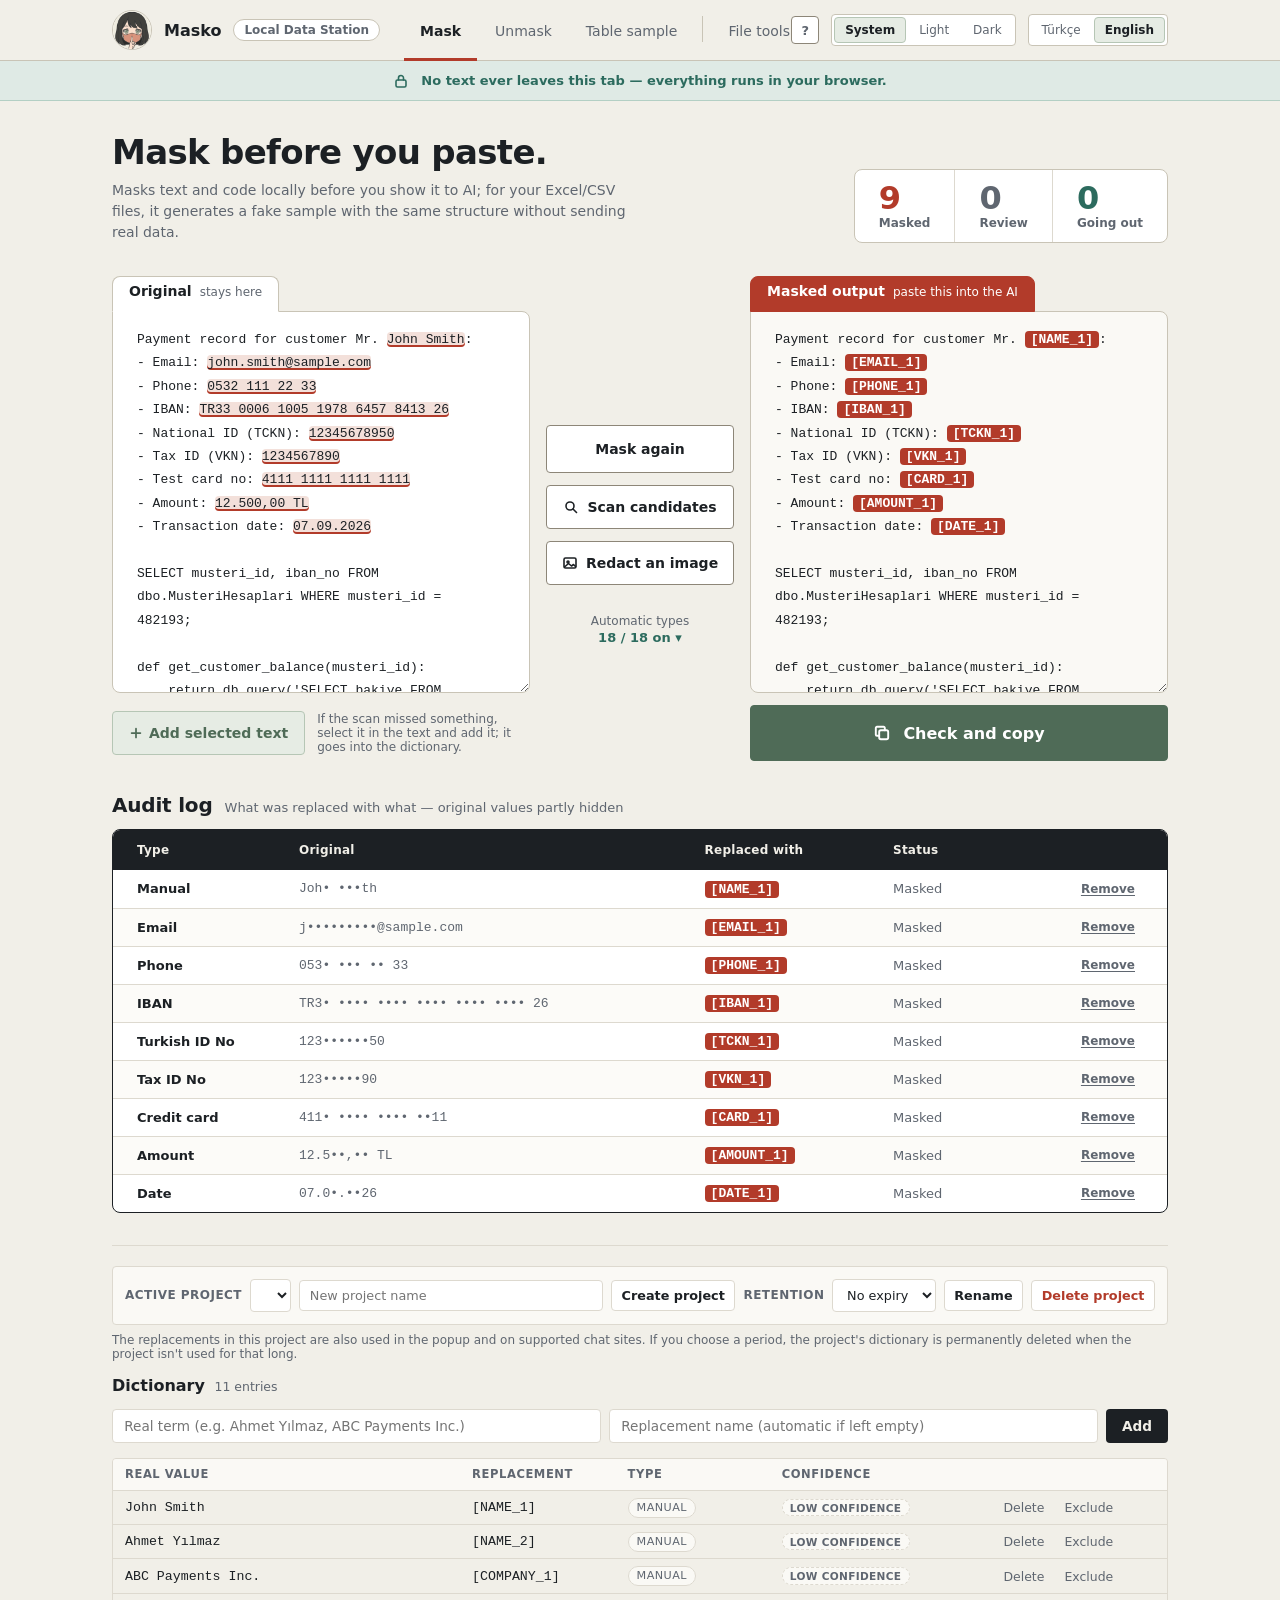
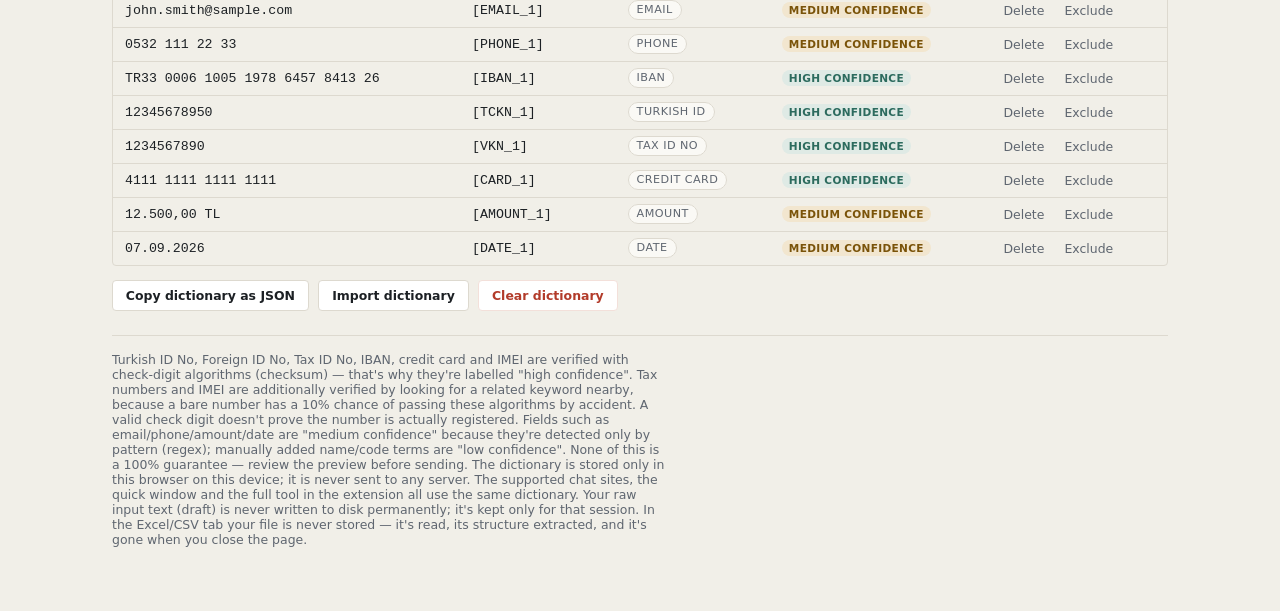
<file: index.html>
<!doctype html>
<html lang="tr">
<head>
<meta charset="utf-8">
<meta name="viewport" content="width=device-width, initial-scale=1">
<title>Masko — Yerel Veri İstasyonu</title>
<link rel="icon" type="image/png" href="icons/icon-32.png">
<script src="tema.js"></script>
  <script src="dil/en.js"></script>
  <script src="dil.js"></script>
<link rel="stylesheet" href="tokens.css">
<link rel="stylesheet" href="index.css">
</head>
<body>

<!-- Üst çubuk ve güvence bandı tam genişliktir; içerik .page içinde ortalanır. -->
<header class="topbar">
  <div class="topbar-ic">
    <div class="brand">
      <img src="icons/masko-logo.png" alt="" class="brand-logo" width="40" height="40">
      <h1 class="brand-ad">Masko</h1>
      <span class="brand-subtitle-badge">Yerel Veri İstasyonu</span>
    </div>

    <!-- Gezinme işe göre gruplanır: üç "AI'ya göndermeden" işi ana sekmede,
         dosya araçları tek bir "Dosya işleri" sekmesinin altında. -->
    <nav class="main-nav" aria-label="Ana gezinme">
      <div class="mode-tabs" role="tablist" aria-label="İşler">
        <button class="mode-tab is-active" data-mode="mask" role="tab" aria-selected="true" type="button">Maskele</button>
        <button class="mode-tab" data-mode="unmask" role="tab" aria-selected="false" type="button">Geri Aç</button>
        <button class="mode-tab" data-mode="dosya" role="tab" aria-selected="false" type="button" title="Excel/CSV dosyasını göndermeden aynı yapıda sahte örnek üretir">Tablo örneği</button>
        <button class="mode-tab mode-tab-group" data-mode="araclar" role="tab" aria-selected="false" type="button">Dosya işleri</button>
      </div>
    </nav>

    <div class="topbar-right">
      <button class="info-btn" id="infoBtn" type="button" aria-label="Nasıl kullanılır?" title="Nasıl kullanılır?">?</button>
      <div class="tema-secici" role="radiogroup" aria-label="Görünüm" data-tema-secici>
        <button type="button" role="radio" data-tema="system" title="Bilgisayarın açık/koyu ayarını izler">Sistem</button>
        <button type="button" role="radio" data-tema="light">Açık</button>
        <button type="button" role="radio" data-tema="dark">Koyu</button>
      </div>
      <div class="tema-secici dil-secici" role="radiogroup" aria-label="Dil / Language" data-dil-secici translate="no">
        <button type="button" role="radio" data-dil="tr" lang="tr">Türkçe</button>
        <button type="button" role="radio" data-dil="en" lang="en">English</button>
      </div>
    </div>
  </div>
</header>
<p class="guvence-bandi">
  <svg width="16" height="16" viewBox="0 0 16 16" fill="none" stroke="currentColor" stroke-width="1.6" stroke-linecap="round" stroke-linejoin="round" aria-hidden="true"><rect x="3" y="7" width="10" height="7" rx="1.5"/><path d="M5.5 7V5a2.5 2.5 0 0 1 5 0v2"/></svg>
  Hiçbir metin bu sekmeden dışarı gönderilmez — tüm işlem tarayıcınızda çalışır.
</p>

<div class="page">
    <div class="tool-tabs" id="toolTabs" role="tablist" aria-label="Dosya işleri" hidden>
      <button class="tool-tab is-active" data-tool="dedup" role="tab" aria-selected="true" type="button">Tekilleştir</button>
      <button class="tool-tab" data-tool="split" role="tab" aria-selected="false" type="button">Böl</button>
      <button class="tool-tab" data-tool="fuzzy" role="tab" aria-selected="false" type="button">Eşleştir</button>
      <button class="tool-tab" data-tool="diff" role="tab" aria-selected="false" type="button">Karşılaştır</button>
      <button class="tool-tab" data-tool="unpivot" role="tab" aria-selected="false" type="button">Genişten uzuna</button>
      <button class="tool-tab" data-tool="encoding" role="tab" aria-selected="false" type="button">Karakter onar</button>
      <button class="tool-tab" data-tool="pdf" role="tab" aria-selected="false" type="button">PDF</button>
      <button class="tool-tab" data-tool="workbench" role="tab" aria-selected="false" type="button">Veri Tezgâhı</button>
    </div>

  <main>
    <section class="mode-panel maske-paneli" data-panel="mask">
      <div class="maske-ust">
        <div class="maske-baslik">
          <h2>Yapıştırmadan önce maskeleyin.</h2>
          <p>Metin ve kodu AI'ya göstermeden önce yerel olarak maskeler; Excel/CSV dosyalarınızdan ise gerçek veri göndermeden aynı yapıda sahte örnek üretir.</p>
        </div>
        <dl class="sayac">
          <div class="sayac-oge"><dt>Maskelendi</dt><dd id="sayacMaske">0</dd></div>
          <div class="sayac-oge"><dt>Gözden geçir</dt><dd id="sayacAday">0</dd></div>
          <div class="sayac-oge" title="Masko hiçbir metni ağ üzerinden göndermez."><dt>Dışarı giden</dt><dd class="sayac-sifir">0</dd></div>
        </dl>
      </div>

      <!-- Soldan sağa akış: orijinal → Maskele → maskeli çıktı. -->
      <div class="akis">
        <div class="akis-panel">
          <div class="sekme-satiri">
            <label class="klasor-sekme" for="maskInput">Orijinal <span>burada kalır</span></label>
            <span class="ocr-status" id="ocrStatus" hidden></span>
          </div>
          <div class="metin-kutu">
            <!-- Textarea renk gösteremez; maskelenecek değerler arkadaki
                 aynı ölçülü katmanda boyanır, kaydırma onunla eşlenir. -->
            <div class="vurgu-katmani" id="girdiVurgu" translate="no" aria-hidden="true"></div>
            <textarea id="maskInput" spellcheck="false" aria-describedby="girdiBosIpucu"></textarea>
            <div class="bos-durum" id="girdiBos" hidden>
              <svg width="48" height="48" viewBox="0 0 16 16" fill="none" stroke="currentColor" stroke-width="1" stroke-linecap="round" stroke-linejoin="round" aria-hidden="true"><rect x="3" y="2" width="10" height="12" rx="1.5"/><path d="M5.5 6h5M5.5 9h5"/></svg>
              <strong>Metni buraya yapıştırın</strong>
              <span id="girdiBosIpucu">Metin, SQL, kod ya da Ctrl+V ile ekran görüntüsü. Görsel hiçbir yere gönderilmeden tarayıcıda okunur.</span>
            </div>
          </div>
          <div class="panel-alti">
            <button class="ekle-dugme" id="addSelection" type="button">
              <svg width="14" height="14" viewBox="0 0 16 16" fill="none" stroke="currentColor" stroke-width="2" stroke-linecap="round" aria-hidden="true"><path d="M8 3v10M3 8h10"/></svg>
              <span class="dugme-etiket">Seçili metni ekle</span>
            </button>
            <p class="pick-hint">Tarama bir şeyi kaçırdıysa metinde seçip ekleyin; sözlüğe girer.</p>
          </div>
        </div>

        <div class="akis-orta">
          <button class="maskele-dugme" id="runMask" type="button">
            <span class="dugme-etiket">Maskele</span>
            <svg class="maskele-ok" width="18" height="18" viewBox="0 0 16 16" fill="none" stroke="currentColor" stroke-width="1.8" stroke-linecap="round" stroke-linejoin="round" aria-hidden="true"><path d="M3 8h10M9 4l4 4-4 4"/></svg>
          </button>
          <button class="orta-dugme" id="runScan" type="button">
            <svg width="16" height="16" viewBox="0 0 16 16" fill="none" stroke="currentColor" stroke-width="1.6" stroke-linecap="round" aria-hidden="true"><circle cx="7" cy="7" r="4"/><path d="M10 10l3.5 3.5"/></svg>
            Adayları tara
          </button>
          <button class="orta-dugme" id="openRedactModal" type="button">
            <svg width="16" height="16" viewBox="0 0 16 16" fill="none" stroke="currentColor" stroke-width="1.6" stroke-linecap="round" stroke-linejoin="round" aria-hidden="true"><rect x="2" y="3" width="12" height="10" rx="1.5"/><circle cx="6" cy="7" r="1"/><path d="M2.5 12l4-3.5 3 2.5 2-1.5 2 2"/></svg>
            Görseli karart
          </button>
          <button class="tur-ac" id="detectToggle" type="button" aria-expanded="false" aria-controls="detectPanel">
            <span>Otomatik türler</span>
            <span class="detect-count" id="detectCount"></span>
          </button>
        </div>

        <div class="akis-panel">
          <div class="sekme-satiri">
            <span class="klasor-sekme cikti-sekme" id="ciktiSekme">Maskeli çıktı <span>AI'ya bunu yapıştırın</span></span>
          </div>
          <div class="metin-kutu cikti-kutu">
            <div class="cikti-gorunum" id="maskOutputView" translate="no" role="textbox" aria-readonly="true" aria-multiline="true" aria-labelledby="ciktiSekme" tabindex="0"></div>
            <div class="bos-durum cikti-bos" id="ciktiBos" hidden>
              <span class="iskelet" aria-hidden="true">
                <span><i></i><i class="m"></i></span>
                <span><i></i><i class="m"></i></span>
                <span><i></i><i class="m"></i><i></i></span>
              </span>
              <strong>Maskeli çıktı burada belirir</strong>
              <span>Hassas değerler [EPOSTA_1] gibi etiketlerle değişir.</span>
            </div>
            <textarea id="maskOutput" spellcheck="false" readonly hidden></textarea>
          </div>
          <div class="panel-alti">
            <button class="kopyala-dugme" id="maskCopy" type="button" data-copy="maskOutput" data-review="outbound">
              <svg width="18" height="18" viewBox="0 0 16 16" fill="none" stroke="currentColor" stroke-width="1.7" stroke-linecap="round" stroke-linejoin="round" aria-hidden="true"><rect x="5.5" y="5.5" width="8" height="8" rx="1.5"/><path d="M10.5 5.5v-2a1 1 0 0 0-1-1h-6a1 1 0 0 0-1 1v6a1 1 0 0 0 1 1h2"/></svg>
              <span class="dugme-etiket">Kontrol et ve kopyala</span>
            </button>
          </div>
        </div>
      </div>

      <div class="detect-panel" id="detectPanel" hidden>
      <div class="detect-row">
        <label class="chip"><input type="checkbox" data-detect="iban" checked> IBAN (TR + uluslararası)</label>
        <label class="chip"><input type="checkbox" data-detect="email" checked> E-posta</label>
        <label class="chip"><input type="checkbox" data-detect="phone" checked> Telefon (TR + uluslararası)</label>
        <label class="chip"><input type="checkbox" data-detect="ssn" checked> SSN (ABD)</label>
        <label class="chip"><input type="checkbox" data-detect="card" checked> Kredi Kartı</label>
        <label class="chip"><input type="checkbox" data-detect="tckn" checked> TC Kimlik No</label>
        <label class="chip"><input type="checkbox" data-detect="ykn" checked> Yabancı Kimlik No</label>
        <label class="chip"><input type="checkbox" data-detect="vkn" checked> Vergi Kimlik No</label>
        <label class="chip"><input type="checkbox" data-detect="kep" checked> KEP Adresi</label>
        <label class="chip"><input type="checkbox" data-detect="plaka" checked> Araç Plakası</label>
        <label class="chip"><input type="checkbox" data-detect="ip" checked> IP Adresi</label>
        <label class="chip"><input type="checkbox" data-detect="mac" checked> MAC Adresi</label>
        <label class="chip"><input type="checkbox" data-detect="imei" checked> IMEI</label>
        <label class="chip"><input type="checkbox" data-detect="uuid" checked> UUID / GUID</label>
        <label class="chip"><input type="checkbox" data-detect="kripto" checked> Kripto Cüzdan</label>
        <label class="chip"><input type="checkbox" data-detect="secret" checked> Gizli anahtar / JWT</label>
        <label class="chip"><input type="checkbox" data-detect="amount" checked> Tutar (₺/$/€)</label>
        <label class="chip"><input type="checkbox" data-detect="date" checked> Tarih</label>
      </div>
      </div>

      <div class="undo-bar" id="undoBar" hidden>
        <span id="undoText"></span>
        <button type="button" id="undoBtn">Geri getir</button>
      </div>

      <!-- Kişi adı ve adres adayları burada "Gözden geçir" satırı olarak durur;
           yalnız maskeli çıktıda hâlâ açıkta olanlar gösterilir. -->
      <section class="denetim" id="denetimPanel" aria-labelledby="denetimBaslik" hidden>
        <div class="denetim-baslik">
          <h2 id="denetimBaslik">Denetim defteri</h2>
          <span>Neyin neyle değiştiği — orijinal değerler kısmen gizli</span>
        </div>
        <div class="denetim-sar">
          <table class="denetim-tablo">
            <thead><tr><th scope="col">Tür</th><th scope="col">Orijinal</th><th scope="col">Yerine yazılan</th><th scope="col">Durum</th></tr></thead>
            <tbody id="denetimBody"></tbody>
          </table>
        </div>
      </section>

      <div class="suggestions" id="suggestions" hidden>
        <div class="suggest-group">
          <h3>Kod tanımlayıcıları <span class="suggest-hint">(değişken, tablo, fonksiyon adı vb. — tıklayınca sözlüğe eklenir)</span></h3>
          <div class="chip-row" id="identifierChips" translate="no"></div>
        </div>
        <div class="suggest-group">
          <h3>Metin/String değerleri <span class="suggest-hint">(tırnak içi sabit değerler)</span></h3>
          <div class="chip-row" id="literalChips" translate="no"></div>
        </div>
      </div>

      <div class="glossary">
        <div class="workspace-bar" aria-label="Proje sözlüğü">
          <label for="workspaceSelect">Aktif proje</label>
          <select id="workspaceSelect" translate="no"></select>
          <input id="newWorkspaceName" type="text" maxlength="60" placeholder="Yeni proje adı">
          <button id="createWorkspace" type="button">Proje oluştur</button>
          <label for="workspaceRetention">Saklama</label>
          <select id="workspaceRetention">
            <option value="0">Süresiz</option><option value="1">1 gün</option><option value="7">7 gün</option>
            <option value="30">30 gün</option><option value="90">90 gün</option>
          </select>
          <button id="renameWorkspace" type="button">Adını değiştir</button>
          <button id="deleteWorkspace" class="danger" type="button">Projeyi sil</button>
        </div>
        <p class="workspace-hint" id="workspaceHint">Bu projedeki karşılıklar popup ve desteklenen sohbet sitelerinde de kullanılır. Süre seçerseniz, proje o süre boyunca kullanılmadığında sözlüğü kalıcı olarak silinir.</p>
        <div class="glossary-head">
          <h2>Sözlük</h2>
          <span class="glossary-count" id="glossaryCount">0 kayıt</span>
        </div>
        <div class="manual-add">
          <input type="text" id="manualReal" placeholder="Gerçek terim (ör. Ahmet Yılmaz, ABC Ödeme A.Ş.)">
          <input type="text" id="manualPlaceholder" placeholder="Yerine geçecek ad (boş bırakılırsa otomatik)">
          <button id="addManual" type="button">Ekle</button>
        </div>
        <div class="table-wrap">
          <table id="glossaryTable">
            <thead><tr><th>Gerçek değer</th><th>Yerine</th><th>Tür</th><th>Güven</th><th></th></tr></thead>
            <tbody id="glossaryBody"></tbody>
          </table>
        </div>
        <div class="glossary-actions">
          <button id="copyGlossary" type="button">Sözlüğü JSON kopyala</button>
          <label class="import-btn">Sözlük içe aktar
            <input type="file" id="importFile" accept="application/json" hidden>
          </label>
          <button id="clearGlossary" class="danger" type="button">Sözlüğü temizle</button>
        </div>

        <div class="excluded-wrap" id="excludedWrap" hidden>
          <h3>Hariç Tutulanlar <span class="suggest-hint">(bu değerler otomatik taramada bulunsa da bir daha maskelenmez)</span></h3>
          <div class="excluded-list" id="excludedList" translate="no"></div>
        </div>
      </div>
    </section>

    <section class="mode-panel" data-panel="unmask" hidden>
      <p class="example-note">AI'nın verdiği cevabı buraya yapıştırın; sözlükteki placeholder'lar gerçek değerlerle değiştirilecek.</p>
      <div class="pane full">
        <div class="pane-head"><label for="unmaskInput">AI çıktısı (placeholder içeren)</label></div>
        <textarea id="unmaskInput" spellcheck="false"></textarea>
      </div>
      <div class="unmask-actions">
        <button class="run-btn unmask-run" id="runUnmask" type="button">Gerçek değerleri geri koy →</button>
        <button class="run-btn unmask-run is-secondary" id="runUnmaskSelection" type="button"
                title="Yukarıdaki metinde seçtiğiniz bölümdeki placeholder'ları gerçek değerine döndürür; seçmediğiniz yerler maskeli kalır.">
          Yalnızca seçimi geri aç</button>
      </div>
      <p class="secim-durum" id="unmaskSelectionNote" role="status" aria-live="polite" hidden></p>
      <div class="pane full">
        <div class="pane-head">
          <label for="unmaskOutput">Son hâli</label>
          <button class="copy-btn" type="button" data-copy="unmaskOutput">Kopyala</button>
        </div>
        <textarea id="unmaskOutput" spellcheck="false" readonly></textarea>
      </div>
    </section>

    <section class="mode-panel" data-panel="dosya" hidden>
      <p class="example-note">
        Excel/CSV dosyanızı AI'ya <strong>hiç göndermeden</strong> analiz ettirmek için: dosyayı bırakın, uzantı
        yapısını çıkarsın ve <strong>aynı şekilde ama tamamen uydurma</strong> bir örnek üretsin. AI'ya bu örneği
        verirsiniz, o size <em>kod</em> döndürür, kodu kendi gerçek dosyanızda çalıştırırsınız.
        Birden fazla ilişkili dosya ekleyebilirsiniz — ortak anahtarlar tespit edilir ve
        <strong>aynı gerçek değer her dosyada aynı sahte değere</strong> dönüşür, böylece join'ler bozulmaz.
      </p>

      <div class="drop-zone" id="dropZone" tabindex="0" role="button"
           aria-label="Excel veya CSV dosyası seçin">
        <input multiple type="file" id="fileInput" accept=".csv,.tsv,.txt,.xlsx,.xlsm,.xlsb,.xls" hidden>
        <strong>Excel veya CSV dosyanızı buraya sürükleyin</strong>
        <span class="drop-sub">ya da tıklayıp seçin · .xlsx .xls .csv · dosya tarayıcınızdan çıkmaz</span>
      </div>

      <div class="file-status" id="fileStatus" hidden>
        <span id="fileStatusText"></span>
        <div class="progress-track" id="progressTrack" hidden>
          <div class="progress-fill" id="progressFill"></div>
        </div>
      </div>

      <div id="fileResult" hidden>
        <div class="file-tabs" id="fileTabs"></div>
        <div class="file-meta" id="fileMeta"></div>

        <div class="kanun-warning" id="kanunWarning" hidden></div>
        <div class="type-warning" id="typeWarning" role="status" hidden></div>
        <div class="relations-box" id="relationsBox" hidden></div>

        <div class="file-mode-switch" role="group" aria-label="Dosya İşlem Modu">
          <button type="button" class="fmode-btn is-active" id="btnModeSynthetic">Sahte örnek üret (AI için)</button>
          <button type="button" class="fmode-btn" id="btnModeMaskFile">Gerçek dosyayı maskele</button>
        </div>

        <div id="fileMaskBar" class="file-mask-bar" hidden>
          <div class="file-mask-desc">
            <strong>Seçmeli dosya maskeleme:</strong>
            Aşağıdaki <em>Kolon Denetimi</em> tablosundan her kolon için yöntem seçin (sentetik, kısmi yıldızlama, token, boşalt veya koru). Dosyanın bütün satırları tarayıcınızda işlenir ve maskelenmiş dosya olarak indirilir.
          </div>
          <div class="file-mask-actions">
            <button class="run-btn mask-run" id="btnExecuteMaskExcel" type="button">Maskelenmiş Excel indir (.xlsx)</button>
            <button class="run-btn scan-run" id="btnExecuteMaskCsv" type="button">Maskelenmiş CSV indir</button>
          </div>
          <div class="file-mask-audit" id="fileMaskAudit" hidden></div>
        </div>

        <div class="file-controls">
          <label class="fc-item" id="sheetWrap" hidden>
            Sayfa
            <select id="sheetSelect" translate="no"></select>
          </label>
          <label class="fc-item">
            Başlık satırı
            <select id="headerRowSelect"></select>
          </label>
          <label class="fc-item">
            Örnek satır sayısı
            <select id="rowCountSelect">
              <option value="10">10</option>
              <option value="20" selected>20</option>
              <option value="30">30</option>
              <option value="50">50</option>
            </select>
          </label>
          <label class="fc-item">
            AI'dan istediğim
            <select id="taskSelect">
              <optgroup label="Genel">
                <option value="gorsellestirme" selected>Görselleştirme / grafik</option>
                <option value="analiz">Keşifsel analiz</option>
                <option value="pivot">Özet / pivot tablo</option>
                <option value="temizlik">Veri temizliği</option>
                <option value="sql">SQL sorguları</option>
              </optgroup>
              <optgroup label="Biletleme / etkinlik">
                <option value="doluluk">Doluluk oranı (blok/kategori)</option>
                <option value="satis_egrisi">Satış eğrisi (maç gününe kadar)</option>
                <option value="noshow">No-show analizi (turnike vs satış)</option>
                <option value="kanal">Kanal kırılımı (web/mobil/gişe)</option>
                <option value="rfm">RFM / müşteri segmentasyonu</option>
                <option value="kombine">Kombine yenileme ve katılım</option>
                <option value="fiyatlama">Fiyat esnekliği / dinamik fiyatlama</option>
                <option value="karaborsa">Karaborsa / anormal alım tespiti</option>
              </optgroup>
            </select>
          </label>
          <label class="fc-item">
            Örnek biçimi
            <select id="formatSelect">
              <option value="csv" selected>CSV</option>
              <option value="sql">SQL (Oracle) — CREATE + INSERT</option>
            </select>
          </label>
        </div>

        <section class="no-show-panel" id="noShowPanel" aria-labelledby="noShowTitle" hidden>
          <h3 id="noShowTitle">No-show hesabı için eşleştirme</h3>
          <p>Kolonları siz seçin. Bu seçimler yalnızca prompt'a gider; eksik bilgi varsa AI'dan kod yazmasını değil önce soru sormasını isteyeceğiz.</p>
          <div class="no-show-grid">
            <label class="fc-item">Satış tablosu<select id="noShowSalesTable"></select></label>
            <label class="fc-item">Tekil bilet anahtarı<select id="noShowSalesKey"></select></label>
            <label class="fc-item">Turnike tablosu<select id="noShowScanTable"></select></label>
            <label class="fc-item">Turnike bilet anahtarı<select id="noShowScanKey"></select></label>
            <label class="fc-item">Satış etkinlik kolonu<select id="noShowSalesEvent"></select></label>
            <label class="fc-item">Turnike etkinlik kolonu<select id="noShowScanEvent"></select></label>
          </div>
          <label class="no-show-check"><input id="noShowOneEvent" type="checkbox"> İki girdi de önceden tek bir etkinliğe filtrelendi</label>
          <label class="fc-item no-show-policy">Geçerli biletleri nasıl belirleyelim?
            <select id="noShowDenominator">
              <option value="">Bir kural seçin…</option>
              <option value="filtered">Satış girdisi zaten geçerli biletlerle filtreli</option>
              <option value="status">Satıştaki durum kolonunu kullan</option>
            </select>
          </label>
          <div class="no-show-grid" id="noShowStatusFields" hidden>
            <label class="fc-item">Satış durum kolonu<select id="noShowSalesStatus"></select></label>
            <label class="fc-item">Geçerli durum değerleri
              <input id="noShowValidStatuses" type="text" placeholder="Örn. Satıldı, Aktif">
            </label>
          </div>
          <label class="no-show-check" id="noShowFilteredConfirmWrap" hidden><input id="noShowFilteredConfirm" type="checkbox"> Satış girdisinden iptal, iade ve geçersiz biletler çıkarıldı</label>
          <label class="no-show-check"><input id="noShowSuccessfulScans" type="checkbox"> Turnike girdisi yalnızca başarılı giriş kayıtlarını içeriyor</label>
          <div class="no-show-readiness" id="noShowReadiness" role="status" aria-live="polite"></div>
        </section>

        <div class="leak-warning" id="leakWarning" hidden></div>

        <div class="review">
          <div class="review-head">
            <h2>Kolon Denetimi</h2>
            <span class="suggest-hint">Soldaki sütun sizde kalan gerçek değer, sağdaki AI'ya gidecek sahte karşılığı. Tespit yanlışsa açılır listeden düzeltin.</span>
          </div>
          <div class="table-wrap">
            <table id="colTable">
              <thead>
                <tr>
                  <th>Kolon</th>
                  <th>Ne olduğu</th>
                  <th>Güven</th>
                  <th>Ne gönderilecek</th>
                  <th>Sizde kalan (gerçek)</th>
                  <th>Gidecek (sahte)</th>
                  <th>Başlığı gizle</th>
                </tr>
              </thead>
              <tbody id="colBody"></tbody>
            </table>
          </div>
          <p class="conf-legend">
            <span class="conf-badge certain">kesin</span> checksum ile doğrulandı ·
            <span class="conf-badge high">yüksek</span> örüntü + başlık uyuşuyor ·
            <span class="conf-badge medium">orta</span> tek sinyal ·
            <span class="conf-badge low">düşük</span> tahmin — gözden geçirin
          </p>
        </div>

        <div class="action-row">
          <button class="run-btn mask-run" id="buildPromptBtn" type="button">Prompt'u oluştur →</button>
          <button class="run-btn scan-run" id="regenBtn" type="button">Sahte veriyi yenile</button>
          <button class="run-btn scan-run" id="addFileBtn" type="button">+ İlişkili dosya ekle</button>
        </div>

        <div class="pane full file-prompt" id="promptWrap" hidden>
          <div class="pane-head">
            <label for="promptBox">AI'ya yapıştıracağınız hazır prompt — tek ihtiyacınız olan bu</label>
            <div class="pane-head-actions">
              <button class="copy-btn" type="button" data-copy="promptBox" data-review="outbound">Kontrol et ve kopyala</button>
              <button class="copy-btn" id="downloadDummy" type="button">Sahte dosyayı indir</button>
            </div>
          </div>
          <textarea id="promptBox" spellcheck="false" readonly></textarea>
          <p class="pick-hint">Bu metin veri pasaportunu ve sahte örnek satırları zaten içeriyor. Parçalarını ayrı ayrı görmek isterseniz aşağıyı açın.</p>
        </div>

        <details class="file-details" id="fileOutput" hidden>
          <summary>Parçaları ayrı gör: veri pasaportu ve sahte satırlar</summary>
          <div class="split">
            <div class="pane">
              <div class="pane-head">
                <label for="passportBox">Veri pasaportu — dosyanızın tarifi</label>
                <button class="copy-btn" type="button" data-copy="passportBox" data-review="outbound">Kontrol et ve kopyala</button>
              </div>
              <textarea id="passportBox" spellcheck="false" readonly></textarea>
            </div>
            <div class="pane">
              <div class="pane-head">
                <label for="dummyBox">Sahte örnek satırlar — tek bir gerçek kayıt yok</label>
                <button class="copy-btn" type="button" data-copy="dummyBox" data-review="outbound">Kontrol et ve kopyala</button>
              </div>
              <textarea id="dummyBox" spellcheck="false" readonly></textarea>
            </div>
          </div>
        </details>

        <div class="synthetic-audit-card" id="syntheticAuditCard" hidden>
          <div class="synthetic-audit-head">
            <strong>Sentetik Veri Kalite & Gizlilik Raporu</strong>
            <span class="synthetic-audit-badge" id="syntheticAuditScoreBadge"></span>
          </div>
          <p class="synthetic-audit-scope" id="syntheticAuditScope" role="status"></p>
          <div class="synthetic-audit-grid" id="syntheticAuditGrid"></div>
          <p class="synthetic-audit-disclaimer"><strong>NIST SP 800-226:</strong> Bu metrikler sentetik örneğin biçimsel ve istatistiksel tutarlılığını ölçer. Mutlak diferansiyel gizlilik (differential privacy) veya anonimlik garantisi değildir.</p>
        </div>
      </div>
    </section>

    <!-- Dosya işleri: her araç kendi sayfasıdır. Çerçeve, araç ilk açıldığında
         yüklenir (data-src); sekme açılmadan hiçbir araç arka planda çalışmaz. -->
    <section class="mode-panel" data-panel="dedup" hidden>
      <div class="tool-launch">
        <div class="tool-launch-copy">
          <strong>Tekilleştirme</strong>
          <span>Listelerdeki tekrar eden kayıtları bulur; bir listeden diğerlerinde olanları çıkarır (A − B).</span>
        </div>
        <a href="kitle-tekillestirme/index.html" target="_blank" rel="noopener">Tam ekranda aç ↗</a>
      </div>
      <iframe class="tool-frame" data-src="kitle-tekillestirme/index.html" title="Tekilleştirme"></iframe>
    </section>

    <section class="mode-panel" data-panel="split" hidden>
      <div class="tool-launch">
        <div class="tool-launch-copy">
          <strong>CSV bölme</strong>
          <span>Büyük bir CSV'yi satır sayısına veya boyuta göre parçalara ayırır; Excel'in satır sınırını aşan dosyalar için.</span>
        </div>
        <a href="csv-bolme/index.html" target="_blank" rel="noopener">Tam ekranda aç ↗</a>
      </div>
      <iframe class="tool-frame" data-src="csv-bolme/index.html" title="CSV bölme"></iframe>
    </section>

    <section class="mode-panel" data-panel="fuzzy" hidden>
      <div class="tool-launch">
        <div class="tool-launch-copy">
          <strong>Bulanık eşleme</strong>
          <span>Yazımı birebir tutmayan şirket, cari ve tutar kayıtlarını iki liste arasında eşleştirir.</span>
        </div>
        <a href="bulanik-esleme/index.html" target="_blank" rel="noopener">Tam ekranda aç ↗</a>
      </div>
      <iframe class="tool-frame" data-src="bulanik-esleme/index.html" title="Bulanık eşleme"></iframe>
    </section>

    <section class="mode-panel" data-panel="pdf" hidden>
      <div class="tool-launch">
        <div class="tool-launch-copy">
          <strong>PDF</strong>
          <span>PDF'leri birleştirir, böler, sayfa çıkarır, döndürür ve siler.</span>
        </div>
        <a href="pdf-istasyonu/index.html" target="_blank" rel="noopener">Tam ekranda aç ↗</a>
      </div>
      <iframe class="tool-frame" data-src="pdf-istasyonu/index.html" title="PDF"></iframe>
    </section>

    <section class="mode-panel" data-panel="unpivot" hidden>
      <div class="tool-launch">
        <div class="tool-launch-copy">
          <strong>Genişten uzuna</strong>
          <span>Aylar gibi sütunlara yayılmış değerleri satırlara çevirir (unpivot); Power BI ve SQL için.</span>
        </div>
        <a href="unpivot/index.html" target="_blank" rel="noopener">Tam ekranda aç ↗</a>
      </div>
      <iframe class="tool-frame" data-src="unpivot/index.html" title="Genişten uzuna"></iframe>
    </section>

    <section class="mode-panel" data-panel="diff" hidden>
      <div class="tool-launch">
        <div class="tool-launch-copy">
          <strong>Tablo karşılaştırma</strong>
          <span>İki tablo sürümünü anahtar sütuna göre hücre hücre karşılaştırır: eklenen, silinen, değişen.</span>
        </div>
        <a href="tablo-farki/index.html" target="_blank" rel="noopener">Tam ekranda aç ↗</a>
      </div>
      <iframe class="tool-frame" data-src="tablo-farki/index.html" title="Tablo karşılaştırma"></iframe>
    </section>

    <section class="mode-panel" data-panel="encoding" hidden>
      <div class="tool-launch">
        <div class="tool-launch-copy">
          <strong>Karakter onarma</strong>
          <span>ERP çıktılarındaki bozuk Türkçe karakterleri (Windows-1254) onarır; Excel'de doğru açılan UTF-8 kaydeder.</span>
        </div>
        <a href="encoding-kurtarici/index.html" target="_blank" rel="noopener">Tam ekranda aç ↗</a>
      </div>
      <iframe class="tool-frame" data-src="encoding-kurtarici/index.html" title="Karakter onarma"></iframe>
    </section>

    <section class="mode-panel" data-panel="workbench" hidden>
      <div class="tool-launch">
        <div class="tool-launch-copy">
          <strong>Veri Tezgâhı</strong>
          <span>Tek dosya üzerinde profil ve doğrulama, SQL, gizlilik araçları, tablo dönüştürme ve tarifler.</span>
        </div>
        <a href="workbench/index.html" target="_blank" rel="noopener">Tam ekranda aç ↗</a>
      </div>
      <iframe class="tool-frame" data-src="workbench/index.html?embed=1" title="Veri Tezgâhı"></iframe>
    </section>
  </main>

  <footer>
    <p>TC Kimlik No, Yabancı Kimlik No, Vergi Kimlik No, IBAN, kredi kartı ve IMEI kontrol basamağı algoritmalarıyla (checksum) doğrulanır — bu yüzden "yüksek güven" etiketlidir. Vergi no ve IMEI ayrıca yakınında ilgili anahtar kelime aranarak doğrulanır, çünkü çıplak bir sayının bu algoritmalardan tesadüfen geçme ihtimali %10'dur. Kontrol basamağının geçerli olması numaranın gerçekten kayıtlı olduğunu kanıtlamaz. E-posta/telefon/tutar/tarih gibi alanlar yalnızca örüntüyle (regex) tespit edildiği için "orta güven"dir; manuel eklenen isim/kod terimleri "düşük güven"dir. Hiçbiri %100 garanti değildir — göndermeden önce önizlemeyi gözden geçirin. Sözlük yalnızca bu tarayıcıda, bu cihazda saklanır; hiçbir sunucuya gönderilmez. Uzantıda desteklenen sohbet siteleri, hızlı pencere ve tam araç aynı sözlüğü kullanır. Ham girdi metniniz (taslak) kalıcı olarak diske yazılmaz, yalnızca o oturum (session) boyunca tutulur. Excel/CSV sekmesinde dosyanız hiç saklanmaz — okunur, yapısı çıkarılır ve sayfayı kapattığınızda gider.</p>
  </footer>
</div>

<div class="modal-overlay" id="outboundModal" hidden>
  <div class="modal-box outbound-box" role="dialog" aria-modal="true" aria-labelledby="outboundTitle">
    <div class="modal-head">
      <h2 id="outboundTitle">Gönderim öncesi son kontrol</h2>
      <button class="modal-close" id="outboundClose" type="button" aria-label="Kapat">×</button>
    </div>
    <div class="modal-body">
      <p id="outboundLead"></p>
      <div class="outbound-grid" id="outboundFacts"></div>
      <div class="outbound-warning" id="outboundWarning" hidden></div>
      <div class="outbound-section" id="outboundFindingsSection" hidden>
        <strong>Kalan Hassas Adaylar ve İnceleme</strong>
        <p class="outbound-disclaimer"><strong>Dikkat:</strong> Otomatik tarama bağlamsal veya alışılmadık tüm özel isimleri garanti yakalayamaz. Göndermeden önce aşağıdaki adayları ve önizlemeyi gözden geçiriniz.</p>
        <div id="outboundFindingsList" class="outbound-findings-list"></div>
      </div>
      <div class="outbound-section" id="outboundFilesSection" hidden><strong>Dışa aktarılan tablo takma adları</strong><ul id="outboundFiles" translate="no"></ul></div>
      <div class="outbound-section" id="outboundHeadersSection" hidden><strong>Kolon adları</strong><ul id="outboundHeaders" translate="no"></ul></div>
      <div class="outbound-section" id="outboundStatsSection" hidden><strong>Paylaşılan yapısal bilgiler</strong><ul id="outboundStats"></ul></div>
      <div class="outbound-section" id="outboundRealValuesSection" hidden><strong>Paylaşılacak gerçek değerler ve kategori örnekleri</strong><ul id="outboundRealValues" translate="no"></ul></div>
      <div class="modal-actions">
        <button id="outboundCancel" type="button">İptal</button>
        <button id="outboundRescan" type="button">Yeniden tara</button>
        <button id="outboundConfirm" class="run-btn" type="button">Onayla ve kopyala</button>
      </div>
    </div>
  </div>
</div>

<div class="modal-overlay" id="redactModal" hidden>
  <div class="modal-box redact-box" role="dialog" aria-modal="true" aria-labelledby="redactTitle">
    <div class="modal-head">
      <h2 id="redactTitle">Görseli karart</h2>
      <button class="modal-close" id="redactClose" type="button" aria-label="Kapat">×</button>
    </div>
    <div class="modal-body">
      <p class="redact-desc">Görseldeki TCKN, kredi kartı, IBAN, e-posta, telefon ve isim gibi hassas bölgeleri tarayıcınızda tespit edip kapatır. Görselden okunan ham metni ayrıca kopyalayabilirsiniz; bu işlem metni maskelemez. Hiçbir görüntü ağa veya sunucuya gönderilmez.</p>
      <p class="redact-hint-draw"><strong>İpucu:</strong> OCR'ın kaçırdığı veya metin olmayan alanları (yüz, imza, kaşe, logo) görsel üzerinde fareyle kutu çizerek (drag &amp; drop) karartabilirsiniz. Elle çizilen alanlar ALAN_1 gibi ad alır; etiketini kutu listesinden değiştirebilirsiniz. Çok geniş bir seçim için eklemeden önce onay sorulur.</p>
      
      <div class="redact-toolbar">
        <div class="redact-toolbar-group redact-image-actions">
          <label class="file-btn" for="redactImageInput">Görsel seç</label>
          <input type="file" id="redactImageInput" accept="image/*" style="display:none">
          <button type="button" id="redactClearBtn" class="redact-clear-btn" disabled>Görseli kaldır</button>
        </div>
        <label for="redactStyleSelect" class="redact-style-control">
          <span class="redact-label">Karartma stili</span>
          <select id="redactStyleSelect" class="redact-select">
            <option value="black">Siyah bant</option>
            <option value="label">Etiketli bant</option>
            <option value="blur" title="Mozaik görünümü alttaki yazıdan değil, çevredeki arka plan renginden ve rastgele gürültüden üretilir; geri çözülemez.">Mozaik (güvenli)</option>
          </select>
        </label>
        <div class="redact-toolbar-actions">
          <button type="button" id="redactApplyBtn" class="pick-btn" disabled>Karartmayı Önizle</button>
          <button type="button" id="redactDownloadBtn" class="run-btn mask-run" disabled>Karartılmış görseli indir (PNG)</button>
        </div>
      </div>

      <div class="redact-status" id="redactStatus" hidden></div>

      <div class="redact-workspace">
        <div class="redact-canvas-container">
          <canvas id="redactCanvas" hidden></canvas>
          <div id="redactPlaceholderMsg" class="redact-placeholder">
            Görsel seçin veya panodan (Ctrl+V) yapıştırın
          </div>
        </div>
        <div class="redact-sidebar">
          <div class="redact-sidebar-head">
            <strong>Hassas Kutular (<span id="redactBoxCount">0</span>)</strong>
          </div>
          <div id="redactBoxList" class="redact-box-list">
            <p class="redact-empty-hint">Henüz tespit edilen kutu yok.</p>
          </div>
          <p class="redact-label-help">Elle çizilen alanlar ALAN_1 gibi adlandırılır; adını buradan değiştirebilirsiniz. “Etiketli bant” seçilirse bu ad görsel üzerine yazılır.</p>
        </div>
      </div>
      <section class="redact-ocr-output" id="redactOcrOutput" hidden aria-labelledby="redactOcrLabel">
        <div class="redact-ocr-head">
          <label id="redactOcrLabel" for="redactOcrText">OCR ile okunan metin</label>
          <button type="button" id="redactOcrCopyBtn" class="copy-btn" disabled>OCR metnini kopyala</button>
        </div>
        <textarea id="redactOcrText" rows="5" readonly spellcheck="false" aria-describedby="redactOcrWarning"></textarea>
        <p id="redactOcrWarning" class="redact-ocr-warning">Bu, görselden okunan ham metindir; henüz maskelenmemiştir ve kişisel bilgi içerebilir. Kopyalamadan önce kontrol edin.</p>
      </section>
    </div>
  </div>
</div>

<div class="modal-overlay" id="infoModal" hidden>
  <div class="modal-box" role="dialog" aria-modal="true" aria-labelledby="infoModalTitle">
    <div class="modal-head">
      <h2 id="infoModalTitle">Nasıl Kullanılır?</h2>
      <button class="modal-close" id="infoModalClose" type="button" aria-label="Kapat">×</button>
    </div>
    <div class="modal-body">
      <h3>Ne işe yarar?</h3>
      <p>Kod veya metin içindeki hassas bilgileri (isim, IBAN, TC kimlik no, kredi kartı, e-posta, tutar, tarih, kod içindeki değişken/tablo adları vb.) bir AI sohbet aracına göstermeden önce yerel olarak <code>[PLACEHOLDER]</code> ile değiştirir. Hiçbir metin bu sayfadan dışarı gönderilmez — tüm işlem tarayıcınızda çalışır.</p>

      <h3>Adım adım</h3>
      <ol>
        <li>Metninizi/kodunuzu <strong>"Orijinal metin / kod"</strong> kutusuna yapıştırın — ya da bir ekran görüntüsünü doğrudan <strong>Ctrl+V</strong> ile yapıştırın, yazı otomatik olarak okunur (OCR).</li>
        <li><strong>"Maskele →"</strong> butonuna basın. IBAN, TCKN, kredi kartı, e-posta, telefon, tutar, tarih gibi yaygın alanlar otomatik tespit edilip yerine konur.</li>
        <li>Taramanın kaçırdığı bir şey varsa (bir kod değişkeni, düz bir sayı, bir isim): metinde seçip <strong>"Seçili metni maskeye ekle"</strong> ile işaretleyin, ya da <strong>"Değişken/tanımlayıcı tara"</strong> ile otomatik öneriler alıp tek tıkla ekleyin.</li>
        <li><strong>"Maskeleme Özeti"</strong>nde ne kadar şeyin maskelendiğini ve güven seviyelerini görün — kopyalamadan önce bir kez gözden geçirin.</li>
        <li>Önizlemede <strong>yanlış maskelenmiş bir yer varsa üstüne tıklayın</strong> — maskesi anında kalkar, sözlükte aramanıza gerek yok. Üzerine gelince hangi gerçek değer olduğunu görürsünüz. Yanlışlıkla tıklarsanız altta çıkan <strong>"Geri getir"</strong> ile aynı placeholder'la geri döner.</li>
        <li><strong>"Kopyala"</strong> ile maskeli metni alıp AI'ya yapıştırın.</li>
        <li>AI'nın cevabını alınca <strong>"Geri Aç"</strong> sekmesine geçin, cevabı yapıştırıp <strong>"Gerçek değerleri geri koy"</strong> deyin — placeholder'lar gerçek değerlere döner.</li>
      </ol>

      <h3>Güven seviyeleri ve 18 Tür Taraması</h3>
      <ul>
        <li><strong>Yüksek / Kesin</strong> — TCKN, VKN, IBAN, Kredi Kartı (Luhn), IMEI gibi resmi kontrol basamağı (checksum) formülüyle doğrulanmış alanlar.</li>
        <li><strong>Orta</strong> — E-posta, telefon, IP/Port, MAC, SSN, KEP, plaka, UUID, kripto cüzdan, gizli anahtar (JWT), tutar ve tarih gibi örüntüyle (regex) tespit edilenler.</li>
        <li><strong>Bağlamsal / Düşük</strong> — Unvan ve eylemlerden önerilen kişi adları, adres adayları ve manuel eklediğiniz terimler; onayınıza dayanır.</li>
        <li><em>Görünmez karakter koruması:</em> Karakterler arasına gizlenen sıfır genişlikli boşluklar (<code>\u200B</code> vb.) çift yönlü haritalamayla yakalanır; kayıpsız korunur.</li>
      </ul>

      <h3>Metin Maskeleme ve Sözlük Butonları</h3>
      <ul>
        <li><strong>Maskele →:</strong> Metni 18 kurala göre yerel olarak maskeler ve çıktıyı üretir.</li>
        <li><strong>Adayları tara:</strong> Metne dokunmadan hassas adayları ve kod tanımlayıcılarını listeler.</li>
        <li><strong>Seçili metni maskeye ekle:</strong> Metinde fareyle seçtiğiniz özel bir kelime veya kodu fosforlu kalem gibi işaretleyip sözlüğe dahil eder.</li>
        <li><strong>Kontrol et ve kopyala:</strong> Kopyalamadan önce "Gönderim Öncesi Son Kontrol" penceresini açar; kalan şüpheli terimleri onaylatır.</li>
        <li><strong>Proje Sözlüğü:</strong> Projeler oluşturabilir, 1–90 gün saklama süresi belirleyebilir, sözlüğü JSON olarak dışa/içe aktarabilirsiniz.</li>
      </ul>

      <h3>Görsel Karartma & Çevrimdışı OCR</h3>
      <p>Görseller hiçbir sunucuya gönderilmeden tarayıcıda işlenir:</p>
      <ul>
        <li><strong>Yerel OCR:</strong> Türkçe/İngilizce metinler okunur; TCKN, kredi kartı, isim koordinatları otomatik karartılır.</li>
        <li><strong>Serbest Elle Çizim:</strong> Kaşe, ıslak imza, vesikalık fotoğraf veya logoları tuval üzerinde fareyle kutu çizerek (drag & drop) kapatabilirsiniz.</li>
        <li><strong>Stiller:</strong> Opak siyah bant, etiketli bant veya alttaki pikselleri gürültüyle imha eden geri çözülemez güvenli mozaik uygulanabilir.</li>
      </ul>

      <h3>Sohbet Sitelerinde Maskeleme (ChatGPT, Claude, Gemini, AI Studio)</h3>
      <ul>
        <li><strong>Yapıştırırken Maskele:</strong> Sohbet kutusuna metin yapıştırdığınız an (Ctrl+V) siteye ulaşmadan yerel olarak maskelenir; sitenin taslak senkronizasyonu ham veriyi göremez.</li>
        <li><strong>Gönderim Öncesi Uyarı:</strong> Metin kutusunda açıkta kalan TCKN veya IBAN varsa Gönder'e ilk basış durdurulur ve uyarı verilir.</li>
        <li><strong>⠿ Sürükle ve Sabitle:</strong> Kumandayı ekranın dilediğiniz köşesine taşıyabilirsiniz; sohbet kutusu büyüse de titremez veya mesajların üstünü kapatmaz.</li>
        <li><strong>↺ Sıfırla & − Küçük Rozet:</strong> Butonu varsayılan konumuna döndürür veya 34×34 px yuvarlak maske simgesine küçültür.</li>
      </ul>

      <h3>Geri Açma (Unmask) Butonları</h3>
      <ul>
        <li><strong>Gerçek değerleri geri koy →:</strong> AI yanıtındaki tüm yer tutucuları sözlükle eşleştirip orijinal metne çevirir.</li>
        <li><strong>Yalnızca seçimi geri aç:</strong> Uzun bir metnin yalnızca seçtiğiniz cümlesini veya tablosunu açar, geri kalan yerleri maskeli bırakır.</li>
      </ul>

      <h3>Hariç tutma ve sözlük</h3>
      <p>Bir değerin yanlışlıkla maskelendiğini düşünüyorsanız en hızlı yol önizlemede üstüne tıklamaktır. Aynı işi sözlükteki <strong>"Hariç tut"</strong> düğmesi de yapar (<strong>"Geri al"</strong> ile iptal edilir). Elle eklediğiniz bir terim tıklandığında sözlükten silinir; otomatik bulunan bir değer ise hariç tutulanlara alınır — çünkü sadece silinseydi bir sonraki maskelemede yeniden bulunurdu. Uzantıda sözlük ve hariç tutulanlar desteklenen sohbet siteleriyle ortaktır; bir sohbette oluşturduğunuz maskeyi hızlı pencerede veya tam araçta geri açabilirsiniz.</p>

      <h3>Tablo örneği — Excel/CSV dosyasını hiç göndermeden analiz ettirme</h3>
      <p>Amaç şu: AI'ya "şu satışlarımı grafiğe dök" demek istiyorsunuz ama gerçek dosyayı vermek istemiyorsunuz. Grafik <em>kodunu</em> yazmak için AI'nın gerçek rakamlara ihtiyacı yok — verinin <strong>şekline</strong> ihtiyacı var.</p>
      <ol>
        <li>Dosyanızı sürükleyin. Ayrıştırma tarayıcıda olur, dosya hiçbir yere gitmez.</li>
        <li>Uzantı iki şey üretir: <strong>veri pasaportu</strong> (kolonlar, tipler, aralıklar, boş oranları — tek bir gerçek kayıt içermez) ve <strong>sahte örnek satırlar</strong> (aynı yapıda, tamamen uydurma).</li>
        <li><strong>Kolon Denetimi</strong> tablosunda iki sütun yan yana durur: <strong>"Sizde kalan"</strong> dosyanızdaki gerçek bir örnek değerdir (ekranınızdan çıkmaz, yalnızca karşılaştırasınız diye gösterilir), <strong>"Gidecek"</strong> ise AI'ya gönderilecek sahte karşılığıdır. Neyin değiştiğini buradan görürsünüz. Tespit yanlışsa açılır listeden düzeltin.</li>
        <li>Sarı uyarı kutusu, <strong>gerçek değerlerin gönderileceği</strong> kolonları listeler — bakmanız gereken tek yer orasıdır. Varsayılan olarak sadece il/ay/gün gibi kişiyi işaret etmeyen bilinen sözlükler geçer.</li>
        <li>"Prompt'u oluştur" deyip çıkan metni AI'ya yapıştırın. Bu tek metin veri pasaportunu ve sahte satırları zaten içerir — parçalarını ayrı görmek isterseniz altındaki "Parçaları ayrı gör" bölümünü açın. AI size <strong>kod</strong> döndürür; kodu kendi gerçek dosyanızda çalıştırırsınız.</li>
      </ol>
      <p><strong>Neden bu daha güvenli?</strong> Maskelemede tespit hatası sızıntıya yol açar. Burada veri dönüştürülmüyor, sıfırdan üretiliyor — tespit hatası yalnızca örneği daha az gerçekçi yapar, hiçbir gerçek kayıt dışarı çıkmaz.</p>

      <h3>Güven dereceleri (Kesin, Yüksek, Orta, Düşük)</h3>
      <p>Kolon Denetimi tablosunda her kolonun yanında bir güven rozeti görürsünüz. Sistem olasılıksal tahmin değil, matematiksel kanıt toplar:</p>
      <ul>
        <li><strong>Kesin:</strong> Checksum doğrulaması yapılmıştır (TCKN, VKN, IBAN, Kredi Kartı Luhn formülü). 50 satırın tamamı matematiksel formülü geçiyorsa sonuç kesindir.</li>
        <li><strong>Yüksek:</strong> Başlık adı ile hücrelerin %90+'ında uyuşan örüntü birbirini teyit etmiştir (örn. <code>eposta</code> başlığı + e-posta formatı).</li>
        <li><strong>Orta:</strong> Tek sinyal vardır; başlık ipucu vermiyordur ama veri uyuyordur veya başlık vardır ama veri karışıktır. Göz ucuyla kontrol önerilir.</li>
        <li><strong>Düşük:</strong> Belirgin örüntü yoktur; istatistiki genel bir tahmindir. Açılır kutudan doğru tipi elle seçmeniz tavsiye edilir.</li>
        <li><em>Çeşitlilik süzgeci:</em> Çok az benzersiz değere sahip kolonlar (örn. sürekli "Kredi Kartı" yazan hücreler) ad-soyad sanılmaz; çeşitlilik az olduğu için otomatikman kategori sayılır.</li>
      </ul>

      <h3>Butonlar ve Kontroller Ne İşe Yarar?</h3>
      <ul>
        <li><strong>Sahte örnek üret / Gerçek dosyayı maskele:</strong> Üstteki mod anahtarıdır. İlki AI için güvenli prompt ve sahte tablo üretir; ikincisi tüm dosyanın anonimleştirilmiş kopyasını indirir.</li>
        <li><strong>Sayfa ve Başlık Satırı:</strong> Çok sayfalı Excel'lerde çalışma sayfasını ve kolon başlıklarının kaçıncı satırda olduğunu seçer.</li>
        <li><strong>Prompt'u oluştur:</strong> Pasaportu ve sentetik veriyi birleştiren tam AI prompt'unu üretip metin kutusuna yazar.</li>
        <li><strong>Sahte veriyi yenile:</strong> Kuralları değiştirmeden yeni bir rastgele tohumla başka sahte değerler türetir.</li>
        <li><strong>+ İlişkili dosya ekle:</strong> İkinci/üçüncü tabloyu bağlar; ortak anahtarlardaki aynı gerçek değer her iki dosyada da aynı sahte değere dönüşerek JOIN ilişkisini korur.</li>
        <li><strong>Kontrol et ve kopyala:</strong> Kopyalamadan önce "Kalan Risk İnceleme" modalını açarak sızıntı denetimi yaptırır.</li>
        <li><strong>Maskelenmiş Excel / CSV indir:</strong> Maskeleme modunda tüm satırları işleyip temizlenmiş dosyayı kaydeder.</li>
      </ul>

      <h3>Birden fazla ilişkili dosya</h3>
      <p>Analizde elinizde genelde tek dosya olmaz: biletler + etkinlikler + turnike gibi birbirine bağlı tablolar olur. <strong>"+ İlişkili dosya ekle"</strong> ile hepsini yükleyin.</p>
      <ul>
        <li>Ortak anahtarlar (aynı kolon adı ya da örtüşen değerler) otomatik bulunur ve üstte listelenir.</li>
        <li>Aynı gerçek değer <strong>her dosyada aynı sahte değere</strong> dönüşür — yani AI'nın yazdığı <code>JOIN</code> örnek veride de satır döndürür, gerçek verinizde de çalışır.</li>
        <li>Tarih ve tutar kolonları anahtar sayılmaz; iki tarihin örtüşmesi ilişki değil, aynı döneme ait olmalarıdır.</li>
      </ul>

      <h3>Neler korunur?</h3>
      <p>Sahte veri rastgele değildir; analizin doğru çıkması için verinin şu özellikleri taklit edilir:</p>
      <ul>
        <li><strong>Zaman dağılımının şekli</strong> — satış maç gününe doğru patlıyorsa sahte veride de patlar. Düz rastgele tarih üretilse AI yanlış grafiği önerirdi.</li>
        <li><strong>Hiyerarşi</strong> — stadyum → blok → sıra gibi bağlar korunur; bir blok iki stadyuma bağlı çıkmaz.</li>
        <li><strong>Türetilmiş kolonlar</strong> — <code>toplam = adet × fiyat</code> ilişkisi bulunur ve sahte veride de tutar.</li>
        <li><strong>Dağılım, aralık, boş oranı ve benzersiz değer sayısı</strong> — grafik tipini bunlar belirler.</li>
      </ul>

      <h3>Biletleme / etkinlik verisi</h3>
      <p>Bilet, koltuk, kombine, turnike, kanal, kart BIN gibi alanlar tanınır. Kulüp, stadyum, lig, kanal, bilet kategorisi ve banka adları <strong>gerçek gönderilir</strong> — bunlar kişiyi işaret etmez ve sahteye çevrilirse grafikler anlamsızlaşır.</p>
      <p>TC Kimlik No, pasaport veya Passo Taraftar Kart kolonu görülürse ayrı bir uyarı çıkar: 6222 sayılı Kanun gereği her bilet bir kimliğe tanımlı olduğu için bu tablolar yapısı gereği kimliğe bağlıdır. Bu kolonların gerçek değerleri hiçbir koşulda gönderilmez.</p>

      <h3>Büyük dosyalar</h3>
      <p>Okuma, ayrıştırma ve kolon profilleme bir arka plan iş parçacığında (Web Worker) yapılır; arayüz bu sırada donmaz. Üstte ilerleme çubuğu görürsünüz. 77 MB'lık 600.000 satırlık bir CSV'de ölçüm: <strong>ayrıştırma ~5 sn (arka planda), arayüzün bloklandığı süre ~0,2 sn</strong>.</p>
      <p>Başlık satırını veya sayfayı değiştirdiğinizde dosya baştan okunmaz — satırlar arka planda tutulur, sadece yeniden profillenir.</p>
      <p>İstatistikler tüm satırlardan değil, dosyaya eşit aralıklarla yayılmış en fazla 20.000 satırlık bir örneklemden çıkarılır; bu, dağılımı doğru yakalamak için fazlasıyla yeterlidir ve pasaportta belirtilir.</p>

      <h3>SQL modu</h3>
      <p>"Örnek biçimi" seçicisinden <strong>SQL (Oracle)</strong> derseniz CSV yerine <code>CREATE TABLE</code> + örnek <code>INSERT</code> üretilir; tip çıkarımı (NUMBER / VARCHAR2 / DATE), türetilmiş kolon ve ortak anahtar notlarıyla birlikte.</p>

      <h3>Hızlı popup</h3>
      <p>Araç çubuğundaki simgeye tıklayınca açılan küçük pencerede tek tuşla maskele+kopyala yapabilir, oradan bu tam araca da geçebilirsiniz. Pencere siz kapatana kadar açık kalır.</p>
    </div>
  </div>
</div>

<script src="tesseract/tesseract.min.js"></script>
<script src="vendor/xlsx.full.min.js"></script>
<script src="checkdigits.js"></script>
<script src="type-catalog.js"></script>
<script src="intl-pack.js"></script>
<script src="passo-pack.js"></script>
<script src="mask-engine.js"></script>
<script src="glossary-store.js"></script>
<script src="csv-io.js"></script>
<script src="table-engine.js"></script>
<script src="index.js"></script>
<script src="file-mask-engine.js"></script>
<script src="table-ui.js"></script>
</body>
</html>
</file>
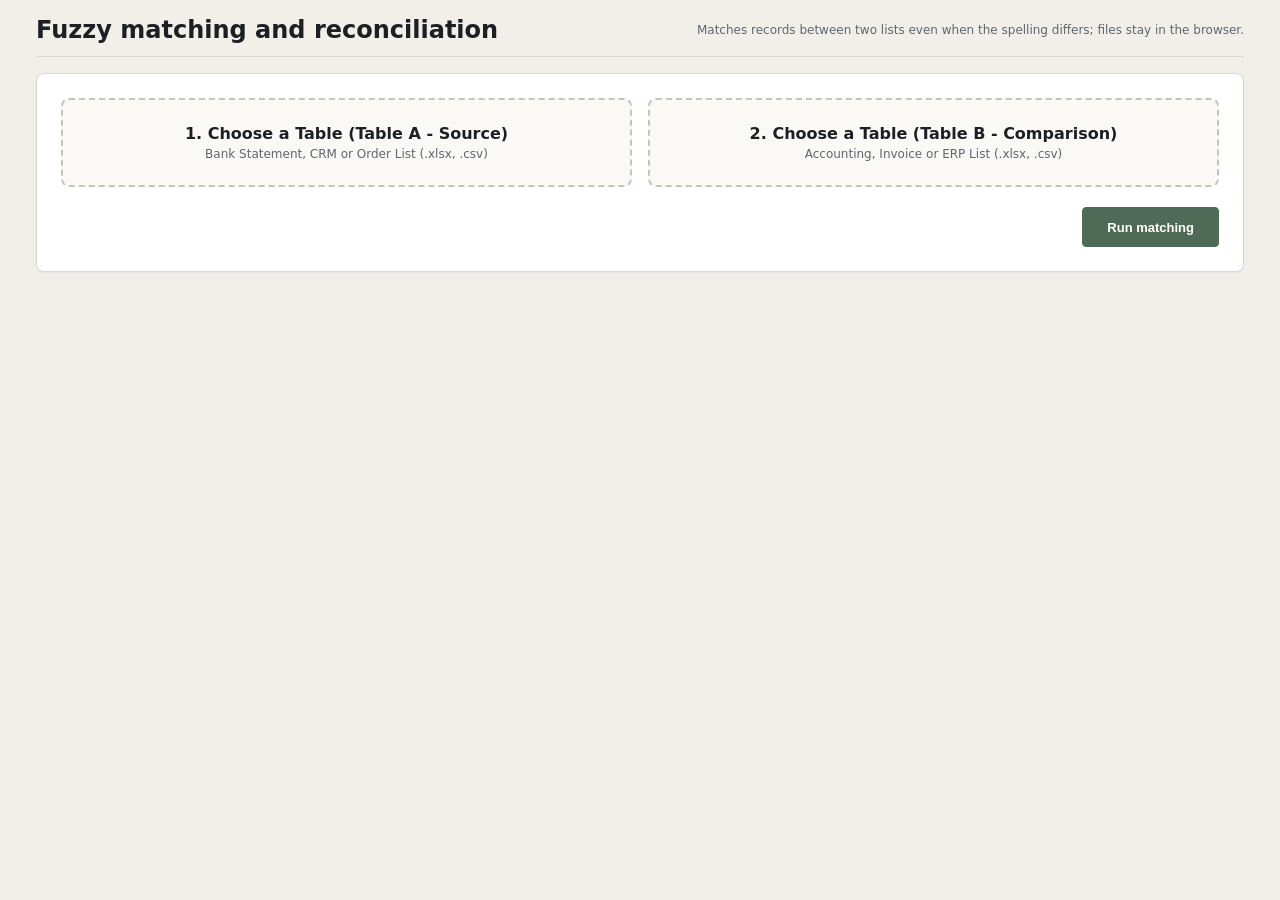
<file: bulanik-esleme/index.html>
<!DOCTYPE html>
<html lang="tr">
<head>
  <meta charset="UTF-8">
  <meta name="viewport" content="width=device-width, initial-scale=1.0">
  <title>Masko — Bulanık eşleme</title>
  <link rel="icon" type="image/png" href="../icons/icon-32.png">
  <script src="../tema.js"></script>
  <script src="../dil/en.js"></script>
  <script src="../dil.js"></script>
  <link rel="stylesheet" href="../tokens.css">
  <link rel="stylesheet" href="fuzzy-panel.css">
</head>
<body>
  <div class="fuzzy-app">
    <header class="fuzzy-header">
      <div class="fuzzy-title-group">
        <h1>Bulanık eşleme ve mutabakat</h1>
      </div>
      <div style="font-size:var(--fs-xs); color:var(--ink-muted);">
        Yazımı birebir tutmayan kayıtları iki liste arasında eşleştirir; dosyalar tarayıcıda kalır.
      </div>
    </header>

    <!-- 1. DOSYA YÜKLEME VE AYARLAR KARTI -->
    <section class="card" id="inputCard">
      <div class="dual-drop-grid">
        <!-- TABLO A -->
        <div class="drop-card" id="dropCardA" tabindex="0" role="button">
          <h3 id="labelCardA">1. Tabloyu Seç (Tablo A - Kaynak)</h3>
          <p class="drop-card-sub" id="subCardA">Banka Ekstresi, CRM veya Sipariş Listesi (.xlsx, .csv)</p>
          <input type="file" id="fileInputA" accept=".xlsx,.xls,.csv" hidden>
        </div>

        <!-- TABLO B -->
        <div class="drop-card" id="dropCardB" tabindex="0" role="button">
          <h3 id="labelCardB">2. Tabloyu Seç (Tablo B - Karşılaştırma)</h3>
          <p class="drop-card-sub" id="subCardB">Muhasebe, Fatura veya ERP Listesi (.xlsx, .csv)</p>
          <input type="file" id="fileInputB" accept=".xlsx,.xls,.csv" hidden>
        </div>
      </div>

      <!-- SÜTUN VE KURAL EŞLEŞTİRME AYARLARI (İki dosya da seçilince aktifleşir) -->
      <div class="config-grid" id="configGrid" style="display:none;">
        <div class="config-item">
          <label for="selectKeyA">Tablo A Anahtar Sütun</label>
          <select id="selectKeyA"></select>
        </div>
        <div class="config-item">
          <label for="selectKeyB">Tablo B Anahtar Sütun</label>
          <select id="selectKeyB"></select>
        </div>
        <div class="config-item">
          <label for="selectAmountA">Tablo A Tutar (Opsiyonel)</label>
          <select id="selectAmountA">
            <option value="">-- Tutar Eşleme Yok --</option>
          </select>
        </div>
        <div class="config-item">
          <label for="selectAmountB">Tablo B Tutar (Opsiyonel)</label>
          <select id="selectAmountB">
            <option value="">-- Tutar Eşleme Yok --</option>
          </select>
        </div>
        <div class="config-item">
          <label for="inputAmountTol">Tutar Toleransı (±TL)</label>
          <input type="number" id="inputAmountTol" value="1.0" step="0.1" min="0">
        </div>
        <div class="config-item">
          <label for="inputThreshold">Benzerlik Eşiği: <span id="thresholdVal">80%</span></label>
          <input type="range" id="inputThreshold" min="50" max="100" value="80" style="margin-top:8px;">
        </div>
      </div>

      <div style="display:flex; justify-content:flex-end; margin-top:20px;">
        <button class="btn btn-primary" id="btnRunReconcile" type="button" disabled style="height:40px; padding:0 24px;">
          Eşleştirmeyi çalıştır
        </button>
      </div>
    </section>

    <!-- 2. MUTABAKAT VE SONUÇ EKRANI -->
    <section class="card" id="resultCard" style="display:none;">
      <!-- İSTATİSTİK ÖZETİ -->
      <div class="stats-grid">
        <div class="stat-card ok">
          <span class="stat-label">Eşleşme Başarısı</span>
          <span class="stat-val" id="statMatchRate">-%</span>
        </div>
        <div class="stat-card">
          <span class="stat-label">Tam Eşleşen (%100)</span>
          <span class="stat-val" id="statExactCount">0</span>
        </div>
        <div class="stat-card warn">
          <span class="stat-label">Bulanık Eşleşen (Fuzzy)</span>
          <span class="stat-val" id="statFuzzyCount">0</span>
        </div>
        <div class="stat-card danger">
          <span class="stat-label">A'da Bulunup B'de Yok</span>
          <span class="stat-val" id="statUnmatchedA">0</span>
        </div>
        <div class="stat-card danger">
          <span class="stat-label">B'de Bulunup A'da Yok</span>
          <span class="stat-val" id="statUnmatchedB">0</span>
        </div>
      </div>

      <!-- SEKMELER -->
      <div class="result-tabs">
        <button class="rtab-btn is-active" data-tab="fuzzy" type="button"><span class="dot dot-warn" aria-hidden="true"></span>Bulanık eşleşenler (<span id="countTabFuzzy">0</span>)</button>
        <button class="rtab-btn" data-tab="exact" type="button"><span class="dot dot-ok" aria-hidden="true"></span>Tam eşleşenler (<span id="countTabExact">0</span>)</button>
        <button class="rtab-btn" data-tab="unmatchedA" type="button"><span class="dot dot-danger" aria-hidden="true"></span>Yalnız Tablo A (<span id="countTabA">0</span>)</button>
        <button class="rtab-btn" data-tab="unmatchedB" type="button"><span class="dot dot-danger" aria-hidden="true"></span>Yalnız Tablo B (<span id="countTabB">0</span>)</button>
      </div>

      <!-- TABLO ALANI -->
      <div class="table-wrap">
        <table id="resultTable">
          <thead id="resultHead"></thead>
          <tbody id="resultBody" translate="no"></tbody>
        </table>
      </div>

      <!-- DIŞA AKTARMA BUTONLARI -->
      <div style="display:flex; justify-content:space-between; align-items:center; margin-top:20px; flex-wrap:wrap; gap:12px;">
        <span style="font-size:var(--fs-xs); color:var(--ink-muted);">
          Tüm eşleşen kayıtlar tek birleştirilmiş tabloda satır satır hizalanır.
        </span>
        <div style="display:flex; gap:10px;">
          <button class="btn" id="btnExportCsv" type="button">CSV indir</button>
          <button class="btn btn-primary" id="btnExportExcel" type="button">Birleştirilmiş Excel indir (.xlsx)</button>
        </div>
      </div>
    </section>
  </div>

  <script src="../vendor/xlsx.full.min.js"></script>
  <script src="../csv-io.js"></script>
  <script src="fuzzy-engine.js"></script>
  <script src="fuzzy-ui.js"></script>
</body>
</html>
</file>
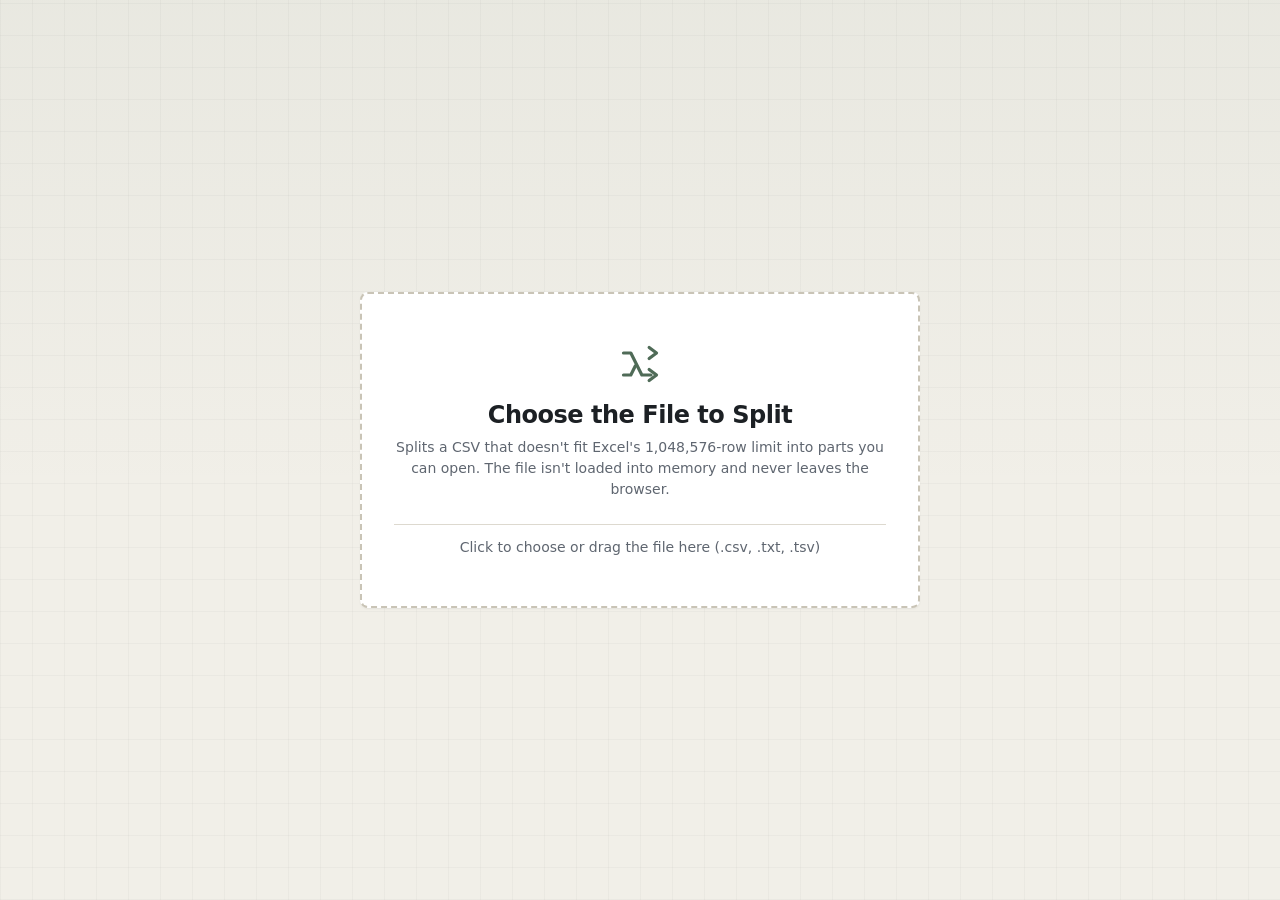
<file: csv-bolme/index.html>
<!DOCTYPE html>
<html lang="tr">
<head>
  <meta charset="UTF-8">
  <meta name="viewport" content="width=device-width, initial-scale=1.0">
  <title>CSV Bölme — Excel Satır Sınırı Aşıcı</title>
  <link rel="icon" type="image/png" href="../icons/icon-32.png">
  <script src="../tema.js"></script>
  <script src="../dil/en.js"></script>
  <script src="../dil.js"></script>
  <link rel="stylesheet" href="../tokens.css">
  <link rel="stylesheet" href="split-panel.css">
</head>
<body>

  <!-- ===== İKON SETİ (inline SVG — CSP uyumlu) ===== -->
  <svg width="0" height="0" style="position:absolute" aria-hidden="true" focusable="false">
    <defs>
      <g id="i-sheet"><path d="M14 2H6a2 2 0 0 0-2 2v16a2 2 0 0 0 2 2h12a2 2 0 0 0 2-2V8z"/><path d="M14 2v6h6"/><path d="M8 13h2M14 13h2M8 17h2M14 17h2"/></g>
      <g id="i-split"><path d="M3 6h4l6 12h5"/><path d="M3 18h4l2.5-5"/><path d="m17 3 4 3-4 3"/><path d="m17 15 4 3-4 3"/></g>
      <g id="i-folder"><path d="M4 20a2 2 0 0 1-2-2V6a2 2 0 0 1 2-2h5l2 3h7a2 2 0 0 1 2 2v9a2 2 0 0 1-2 2z"/></g>
      <g id="i-back"><path d="M19 12H5"/><path d="m12 19-7-7 7-7"/></g>
      <g id="i-check"><path d="M22 11.08V12a10 10 0 1 1-5.93-9.14"/><path d="m9 11 3 3L22 4"/></g>
      <g id="i-alert"><circle cx="12" cy="12" r="10"/><path d="M12 8v4M12 16h.01"/></g>
      <g id="i-x"><path d="M18 6 6 18"/><path d="m6 6 12 12"/></g>
      <g id="i-cols"><rect x="3" y="3" width="18" height="18" rx="2"/><path d="M9 3v18M15 3v18"/></g>
      <g id="i-file-out"><path d="M14 2H6a2 2 0 0 0-2 2v16a2 2 0 0 0 2 2h12a2 2 0 0 0 2-2V8z"/><path d="M14 2v6h6"/></g>
    </defs>
  </svg>

  <!-- ===== 1. DOSYA SEÇME EKRANI ===== -->
  <div id="pick-screen" class="screen active">
    <div class="dropzone" id="dropzone" role="button" tabindex="0"
         aria-label="Bölünecek CSV dosyasını seçmek için tıklayın veya sürükle-bırakın">
      <div class="dropzone-icon"><svg class="ico" viewBox="0 0 24 24" aria-hidden="true"><use href="#i-split"/></svg></div>
      <h2>Bölünecek Dosyayı Seç</h2>
      <p style="margin-top:8px;">Excel'in 1.048.576 satır sınırına sığmayan CSV'yi, açılabilir parçalara böler. Dosya belleğe alınmaz, tarayıcıdan dışarı çıkmaz.</p>
      <p class="dropzone-hint" style="margin-top:24px;">Tıklayıp seçin veya dosyayı buraya sürükleyin (.csv, .txt, .tsv)</p>
      <input type="file" id="file-input" accept=".csv,.tsv,.txt" hidden aria-label="Bölünecek dosyayı seç">
    </div>
    <div class="load-error" id="pick-error" role="alert" hidden>
      <svg class="ico" viewBox="0 0 24 24" aria-hidden="true"><use href="#i-alert"/></svg>
      <p id="pick-error-text"></p>
    </div>
  </div>

  <!-- ===== 2. AYAR & ÇALIŞMA EKRANI ===== -->
  <div id="setup-screen" class="screen">
    <header id="top-bar">
      <div class="top-bar-left">
        <button type="button" id="btn-back">
          <svg class="ico" viewBox="0 0 24 24" aria-hidden="true"><use href="#i-back"/></svg>
          Başka dosya
        </button>
        <span id="file-info" class="file-info"></span>
      </div>
    </header>

    <div id="work-area">

      <!-- DOSYA ÖZETİ -->
      <section class="card">
        <div class="card-head">
          <svg class="ico" viewBox="0 0 24 24" aria-hidden="true"><use href="#i-cols"/></svg>
          <span>Dosya</span>
        </div>
        <div class="card-body">
          <dl class="facts">
            <div><dt>Boyut</dt><dd id="fact-size"></dd></div>
            <div><dt>Satır</dt><dd id="fact-rows"></dd></div>
            <div><dt>Sütun</dt><dd id="fact-cols"></dd></div>
            <div><dt>Ayraç</dt><dd id="fact-delim"></dd></div>
          </dl>
          <div class="col-chips" id="col-chips" translate="no" aria-label="Başlık satırındaki sütunlar"></div>
          <div class="warn-note" id="formula-warn" role="status" hidden></div>
        </div>
      </section>

      <!-- AYARLAR -->
      <section class="card">
        <div class="card-head">
          <svg class="ico" viewBox="0 0 24 24" aria-hidden="true"><use href="#i-split"/></svg>
          <span>Bölme ayarı</span>
        </div>
        <div class="card-body">
          <p class="card-note">İki sınır birlikte çalışır — hangisi önce dolarsa parça orada kapanır. Başlık satırı her parçanın başına yeniden yazılır.</p>
          <p><a href="../rehber/index.html#csv-bolme" target="_blank" rel="noopener">CSV bölme kullanım rehberi</a></p>
          <label class="field" for="output-format"><span class="field-lbl">Çıktı biçimi</span><select id="output-format"><option value="csv">CSV</option><option value="xlsx">Excel (.xlsx)</option></select><span class="field-hint">Excel dosyası oluşturulurken her parça bellekte hazırlanır; güvenli üst sınır parça başına 100.000 satır veya 32 MB kaynak veridir.</span></label>

          <div class="field-row">
            <label class="field" for="rows-per-part">
              <span class="field-lbl">Parça başına satır</span>
              <input type="number" id="rows-per-part" min="1" step="1000" value="1000000" inputmode="numeric">
              <span class="field-hint">Excel sınırı 1.048.576'dır (başlık dahil).</span>
            </label>

            <label class="field" for="mb-per-part">
              <span class="field-lbl">Parça başına en fazla boyut</span>
              <span class="input-suffix">
                <input type="number" id="mb-per-part" min="0" step="10" value="0" inputmode="numeric">
                <em>MB</em>
              </span>
              <span class="field-hint">0 = boyut sınırı yok.</span>
            </label>
          </div>

          <div class="field-row" id="out-delim-row" style="margin-top:16px;">
            <label class="field" for="out-delim">
              <span class="field-lbl">Çıktı ayracı</span>
              <select id="out-delim">
                <option value=";">Noktalı virgül ;  — Excel'de sütunlara ayrılır</option>
                <option value=",">Virgül ,</option>
                <option value="\t">Sekme</option>
                <option value="kaynak">Kaynaktaki gibi bırak</option>
              </select>
              <span class="field-hint" id="delim-hint"></span>
            </label>
          </div>

          <div class="preview" id="preview" aria-live="polite"></div>
          <div class="warn-note" id="limit-warn" hidden></div>
        </div>
      </section>

      <!-- ÇALIŞTIR -->
      <section class="card">
        <div class="card-body run-body">
          <div class="run-row">
            <button type="button" id="btn-run" class="btn-action btn-primary btn-lg">
              <svg class="ico" viewBox="0 0 24 24" aria-hidden="true"><use href="#i-folder" id="btn-run-icon"/></svg>
              <span id="btn-run-label">Klasör Seç ve Böl</span>
            </button>
            <button type="button" id="btn-cancel" class="btn-action btn-danger" hidden>
              <svg class="ico" viewBox="0 0 24 24" aria-hidden="true"><use href="#i-x"/></svg>
              Durdur
            </button>
            <span class="run-hint" id="run-hint">Parçaların yazılacağı klasörü seçmeniz istenecek.</span>
          </div>

          <div class="progress-wrap" id="progress-wrap" hidden>
            <div class="loading-bar" role="progressbar" aria-valuemin="0" aria-valuemax="100" id="loading-bar">
              <div class="loading-progress" id="loading-progress"></div>
            </div>
            <div class="progress-text" id="progress-text" aria-live="polite"></div>
          </div>

          <div class="load-error" id="run-error" role="alert" hidden>
            <svg class="ico" viewBox="0 0 24 24" aria-hidden="true"><use href="#i-alert"/></svg>
            <p id="run-error-text"></p>
          </div>
        </div>
      </section>

      <!-- SONUÇ -->
      <section class="card" id="result-card" hidden>
        <div class="card-head">
          <svg class="ico ico-ok" viewBox="0 0 24 24" aria-hidden="true"><use href="#i-check"/></svg>
          <span>Sonuç</span>
          <span id="result-badge" class="badge"></span>
        </div>
        <div class="card-body">
          <div id="result-list" translate="no" class="result-list"></div>
        </div>
      </section>

    </div>
  </div>

  <div id="toast-region" aria-live="polite"></div>

  <script src="../vendor/xlsx.full.min.js"></script>
  <script src="../csv-io.js"></script>
  <script src="split-engine.js"></script>
  <script src="split-ui.js"></script>
</body>
</html>
</file>
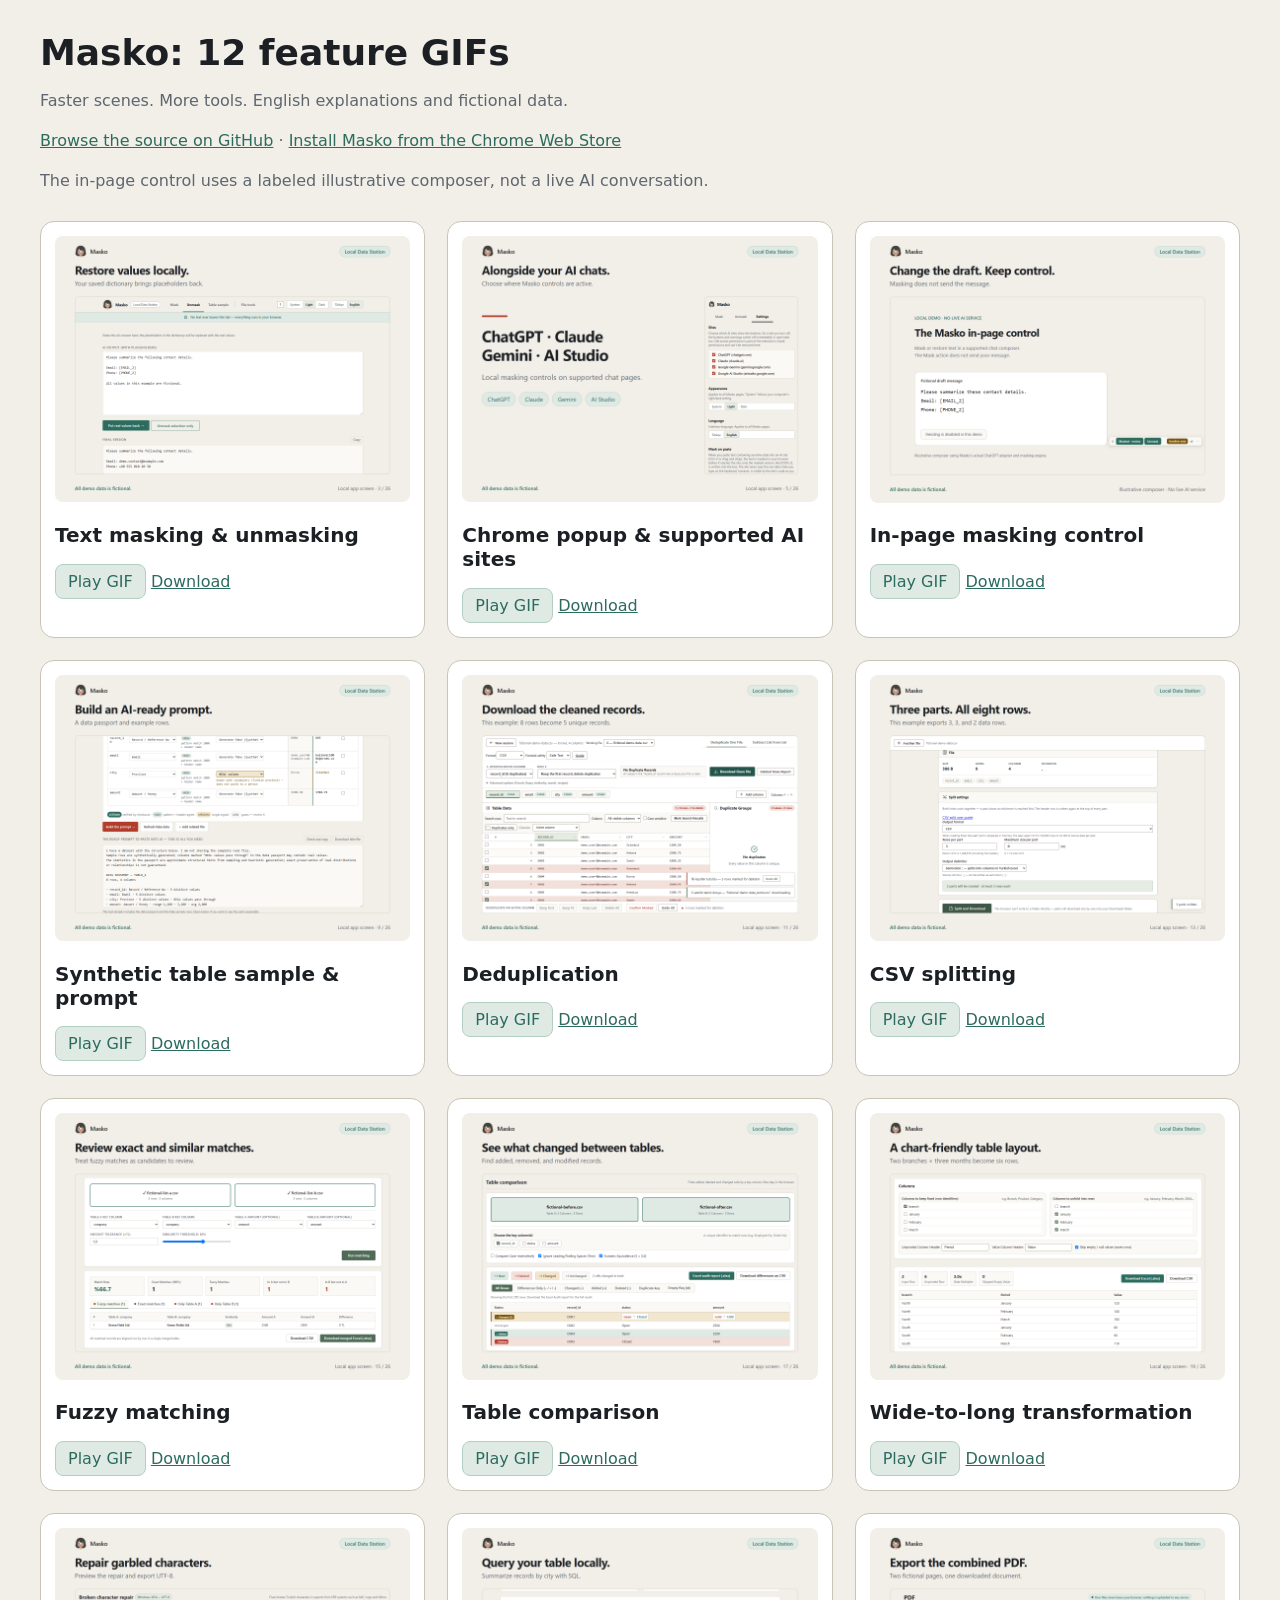
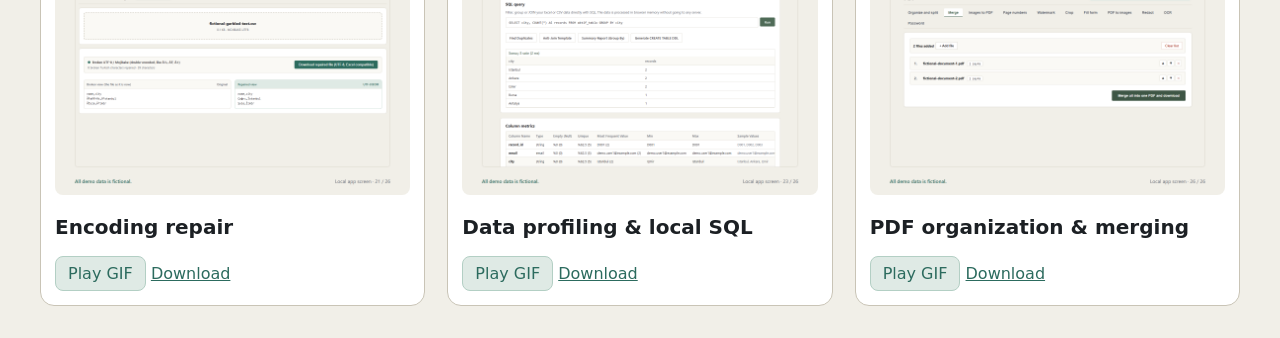
<file: docs/index.html>
<!doctype html><html lang="en"><head><meta charset="utf-8"><meta name="viewport" content="width=device-width,initial-scale=1"><title>Masko | Feature GIFs</title><link rel="stylesheet" href="../tokens.css"><style>*{box-sizing:border-box}body{margin:0;padding:32px;background:var(--bg);color:var(--ink);font-family:var(--font-ui)}header{max-width:1200px;margin:auto auto 28px}h1{font-size:36px;margin:0 0 12px}p{color:var(--ink-muted);line-height:1.5}.grid{display:grid;grid-template-columns:repeat(auto-fit,minmax(340px,1fr));gap:22px;max-width:1200px;margin:auto}article{padding:14px;background:var(--surface);border:1px solid var(--rule-strong);border-radius:14px}img{width:100%;border-radius:8px}h2{font-size:20px}button,a{color:var(--reveal);font:inherit}button{border:1px solid var(--reveal-border);background:var(--reveal-soft);padding:7px 12px;border-radius:8px;cursor:pointer}</style></head><body><header><h1>Masko: 12 feature GIFs</h1><p>Faster scenes. More tools. English explanations and fictional data.</p><p><a href="https://github.com/AydanGelenYolcu/masko-local-data-station">Browse the source on GitHub</a> · <a href="https://chromewebstore.google.com/detail/masko-%E2%80%94-yerel-veri-i%CC%87stas/jgaapkgfplklpgijlbmdemkmldagdkdc?hl=tr">Install Masko from the Chrome Web Store</a></p><p>The in-page control uses a labeled illustrative composer, not a live AI conversation.</p></header><main class="grid"><article><a href="gifs/01-text-masking.gif" target="_blank"><img src="gifs/01-text-masking-poster.png" data-gif="gifs/01-text-masking.gif" loading="lazy" alt="Text masking & unmasking"></a><h2>Text masking & unmasking</h2><button data-play="gifs/01-text-masking.gif">Play GIF</button> <a href="gifs/01-text-masking.gif" download>Download</a></article><article><a href="gifs/02-popup-and-ai-sites.gif" target="_blank"><img src="gifs/02-popup-and-ai-sites-poster.png" data-gif="gifs/02-popup-and-ai-sites.gif" loading="lazy" alt="Chrome popup & supported AI sites"></a><h2>Chrome popup & supported AI sites</h2><button data-play="gifs/02-popup-and-ai-sites.gif">Play GIF</button> <a href="gifs/02-popup-and-ai-sites.gif" download>Download</a></article><article><a href="gifs/03-in-page-control.gif" target="_blank"><img src="gifs/03-in-page-control-poster.png" data-gif="gifs/03-in-page-control.gif" loading="lazy" alt="In-page masking control"></a><h2>In-page masking control</h2><button data-play="gifs/03-in-page-control.gif">Play GIF</button> <a href="gifs/03-in-page-control.gif" download>Download</a></article><article><a href="gifs/04-synthetic-table.gif" target="_blank"><img src="gifs/04-synthetic-table-poster.png" data-gif="gifs/04-synthetic-table.gif" loading="lazy" alt="Synthetic table sample & prompt"></a><h2>Synthetic table sample & prompt</h2><button data-play="gifs/04-synthetic-table.gif">Play GIF</button> <a href="gifs/04-synthetic-table.gif" download>Download</a></article><article><a href="gifs/05-deduplication.gif" target="_blank"><img src="gifs/05-deduplication-poster.png" data-gif="gifs/05-deduplication.gif" loading="lazy" alt="Deduplication"></a><h2>Deduplication</h2><button data-play="gifs/05-deduplication.gif">Play GIF</button> <a href="gifs/05-deduplication.gif" download>Download</a></article><article><a href="gifs/06-csv-splitting.gif" target="_blank"><img src="gifs/06-csv-splitting-poster.png" data-gif="gifs/06-csv-splitting.gif" loading="lazy" alt="CSV splitting"></a><h2>CSV splitting</h2><button data-play="gifs/06-csv-splitting.gif">Play GIF</button> <a href="gifs/06-csv-splitting.gif" download>Download</a></article><article><a href="gifs/07-fuzzy-matching.gif" target="_blank"><img src="gifs/07-fuzzy-matching-poster.png" data-gif="gifs/07-fuzzy-matching.gif" loading="lazy" alt="Fuzzy matching"></a><h2>Fuzzy matching</h2><button data-play="gifs/07-fuzzy-matching.gif">Play GIF</button> <a href="gifs/07-fuzzy-matching.gif" download>Download</a></article><article><a href="gifs/08-table-comparison.gif" target="_blank"><img src="gifs/08-table-comparison-poster.png" data-gif="gifs/08-table-comparison.gif" loading="lazy" alt="Table comparison"></a><h2>Table comparison</h2><button data-play="gifs/08-table-comparison.gif">Play GIF</button> <a href="gifs/08-table-comparison.gif" download>Download</a></article><article><a href="gifs/09-unpivot.gif" target="_blank"><img src="gifs/09-unpivot-poster.png" data-gif="gifs/09-unpivot.gif" loading="lazy" alt="Wide-to-long transformation"></a><h2>Wide-to-long transformation</h2><button data-play="gifs/09-unpivot.gif">Play GIF</button> <a href="gifs/09-unpivot.gif" download>Download</a></article><article><a href="gifs/10-encoding-repair.gif" target="_blank"><img src="gifs/10-encoding-repair-poster.png" data-gif="gifs/10-encoding-repair.gif" loading="lazy" alt="Encoding repair"></a><h2>Encoding repair</h2><button data-play="gifs/10-encoding-repair.gif">Play GIF</button> <a href="gifs/10-encoding-repair.gif" download>Download</a></article><article><a href="gifs/11-profile-and-sql.gif" target="_blank"><img src="gifs/11-profile-and-sql-poster.png" data-gif="gifs/11-profile-and-sql.gif" loading="lazy" alt="Data profiling & local SQL"></a><h2>Data profiling & local SQL</h2><button data-play="gifs/11-profile-and-sql.gif">Play GIF</button> <a href="gifs/11-profile-and-sql.gif" download>Download</a></article><article><a href="gifs/12-pdf-tools.gif" target="_blank"><img src="gifs/12-pdf-tools-poster.png" data-gif="gifs/12-pdf-tools.gif" loading="lazy" alt="PDF organization & merging"></a><h2>PDF organization & merging</h2><button data-play="gifs/12-pdf-tools.gif">Play GIF</button> <a href="gifs/12-pdf-tools.gif" download>Download</a></article></main><script>document.querySelectorAll('[data-play]').forEach(b=>b.addEventListener('click',()=>{const im=b.closest('article').querySelector('img');im.src=b.dataset.play+'?t='+Date.now();}));</script></body></html>
</file>
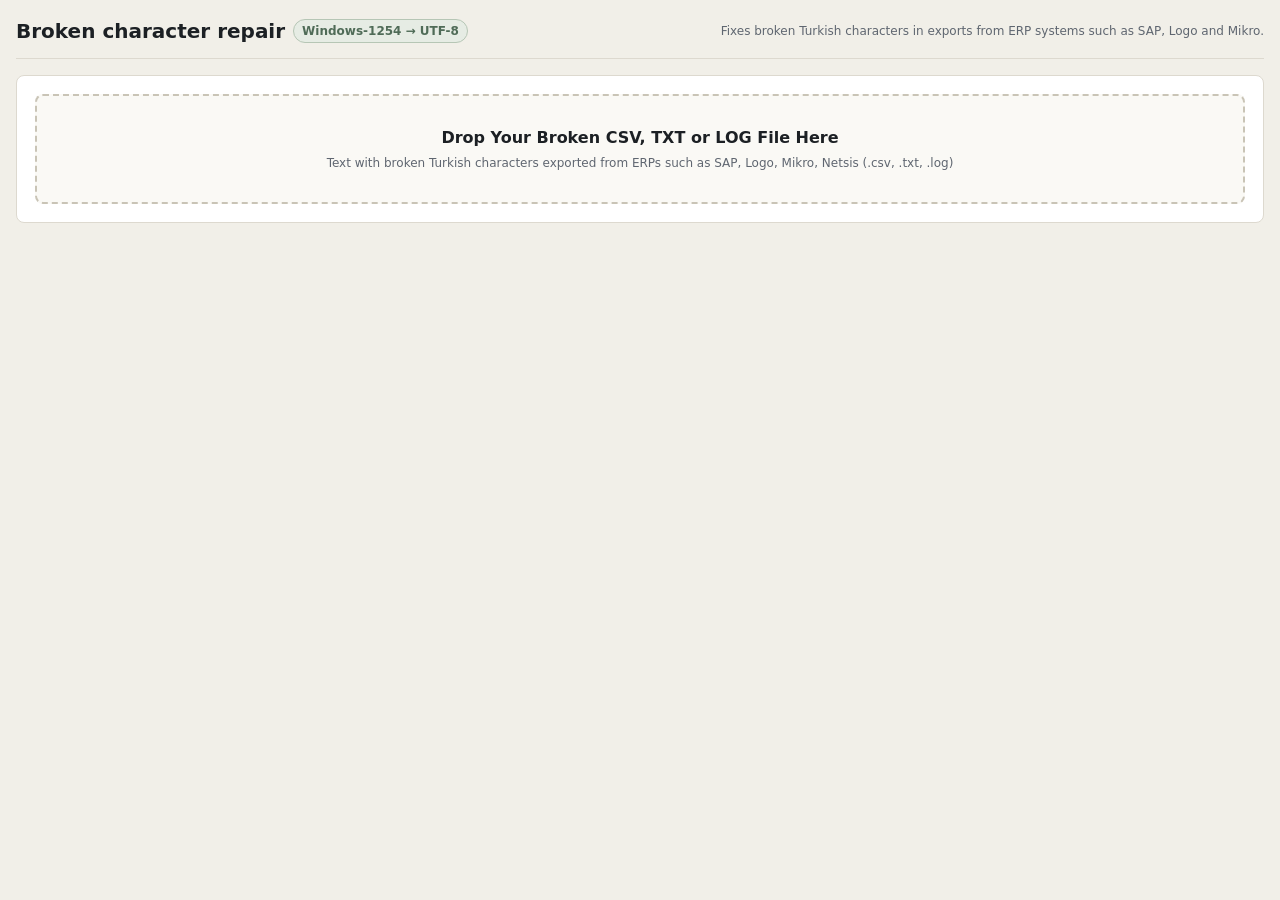
<file: encoding-kurtarici/index.html>
<!DOCTYPE html>
<html lang="tr">
<head>
  <meta charset="UTF-8">
  <meta name="viewport" content="width=device-width, initial-scale=1.0">
  <title>Masko — Karakter onarma</title>
  <link rel="icon" type="image/png" href="../icons/icon-32.png">
  <script src="../tema.js"></script>
  <script src="../dil/en.js"></script>
  <script src="../dil.js"></script>
  <link rel="stylesheet" href="../tokens.css">
  <link rel="stylesheet" href="encoding-panel.css">
</head>
<body>
  <div class="encoding-app">
    <header class="encoding-header">
      <div style="display:flex; align-items:center; gap:10px;">
        <h1>Bozuk karakter onarma <span class="encoding-badge">Windows-1254 → UTF-8</span></h1>
      </div>
      <div style="font-size:var(--fs-xs); color:var(--ink-muted);">
        SAP, Logo, Mikro gibi ERP çıktılarındaki bozuk Türkçe karakterleri düzeltir.
      </div>
    </header>

    <!-- 1. DOSYA YÜKLEME KARTI -->
    <section class="card" id="dropCard">
      <div class="drop-card" id="dropZone">
        <h3 id="labelFileName">Bozuk CSV, TXT veya LOG Dosyanızı Buraya Bırakın</h3>
        <p class="drop-card-sub" id="labelFileMeta">SAP, Logo, Mikro, Netsis vb. ERP'lerden indirilen Türkçe karakteri bozuk metinler (.csv, .txt, .log)</p>
        <input type="file" id="fileInput" accept=".csv,.txt,.tsv,.log,.dat" hidden>
      </div>
    </section>

    <!-- 2. ANALİZ VE ÖNİZLEME (Dosya yüklenince açılır) -->
    <section class="card" id="resultSection" style="display:none; flex-direction:column; gap:14px;">
      <div class="analysis-ribbon">
        <div style="display:flex; flex-direction:column; gap:2px;">
          <div class="status-indicator">
            <span class="status-dot fixed"></span>
            <span id="statusDesc">Windows-1254 (Klasik Türkçe ERP Formatı)</span>
          </div>
          <span style="font-size:var(--fs-xs); color:var(--text-muted);" id="statusStats">
            0 bozuk karakter onarıldı
          </span>
        </div>

        <div>
          <button class="btn btn-success" id="btnDownloadUtf8">
            Onarılmış dosyayı indir (UTF-8, Excel uyumlu)
          </button>
        </div>
      </div>

      <!-- ý/þ/ð şüphesi: otomatik uygulanmaz, kullanıcı açıkça seçer -->
      <label class="single-letter-note" id="singleLetterRow" hidden>
        <input type="checkbox" id="singleLetterFix">
        <span id="singleLetterText">ý / þ / ð harfleri ı / ş / ğ olarak düzeltilsin (Windows-1252 karışıklığı). Metinde Çekçe, İzlandaca vb. gerçek adlar varsa işaretlemeyin.</span>
      </label>

      <!-- YAN YANA ÖNCE / SONRA ÖNİZLEME -->
      <div class="side-by-side-grid">
        <div class="preview-pane">
          <div class="preview-pane-header">
            <span>Bozuk görünüm (dosyanın şimdiki hâli)</span>
            <span>Orijinal</span>
          </div>
          <div class="preview-code-box" id="codeBefore" translate="no"></div>
        </div>

        <div class="preview-pane fixed-pane">
          <div class="preview-pane-header">
            <span>Onarılmış görünüm</span>
            <span>UTF-8 BOM</span>
          </div>
          <div class="preview-code-box" id="codeAfter" translate="no"></div>
        </div>
      </div>
    </section>
  </div>

  <script src="encoding-engine.js"></script>
  <script src="encoding-ui.js"></script>
</body>
</html>
</file>
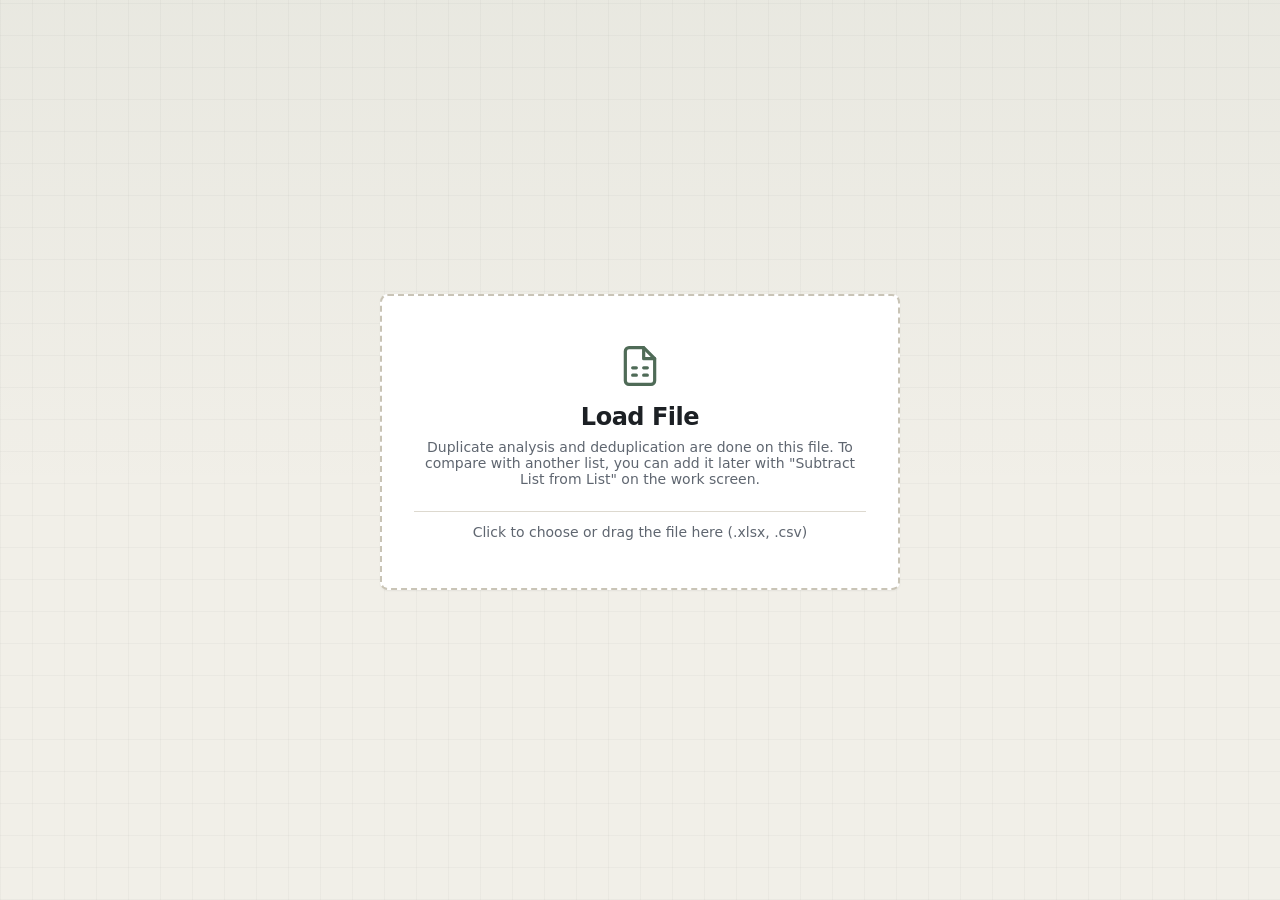
<file: kitle-tekillestirme/index.html>
<!DOCTYPE html>
<html lang="tr">
<head>
  <meta charset="UTF-8">
  <meta name="viewport" content="width=device-width, initial-scale=1.0">
  <title>Masko — Tekilleştirme</title>
  <link rel="icon" type="image/png" href="../icons/icon-32.png">
  <script src="../tema.js"></script>
  <script src="../dil/en.js"></script>
  <script src="../dil.js"></script>
  <link rel="stylesheet" href="../tokens.css">
  <link rel="stylesheet" href="dedup-panel.css">
</head>
<body>

  <!-- ===== İKON SETİ (inline SVG — CSP uyumlu, emoji yerine) ===== -->
  <svg width="0" height="0" style="position:absolute" aria-hidden="true" focusable="false">
    <defs>
      <g id="i-sheet"><path d="M14 2H6a2 2 0 0 0-2 2v16a2 2 0 0 0 2 2h12a2 2 0 0 0 2-2V8z"/><path d="M14 2v6h6"/><path d="M8 13h2M14 13h2M8 17h2M14 17h2"/></g>
      <g id="i-table"><rect x="3" y="3" width="18" height="18" rx="2"/><path d="M3 9h18M3 15h18M12 3v18"/></g>
      <g id="i-search"><circle cx="11" cy="11" r="8"/><path d="m21 21-4.3-4.3"/></g>
      <g id="i-back"><path d="M19 12H5"/><path d="m12 19-7-7 7-7"/></g>
      <g id="i-download"><path d="M21 15v4a2 2 0 0 1-2 2H5a2 2 0 0 1-2-2v-4"/><path d="m7 10 5 5 5-5"/><path d="M12 15V3"/></g>
      <g id="i-report"><rect x="8" y="2" width="8" height="4" rx="1"/><path d="M16 4h2a2 2 0 0 1 2 2v14a2 2 0 0 1-2 2H6a2 2 0 0 1-2-2V6a2 2 0 0 1 2-2h2"/><path d="M12 11h4M12 16h4M8 11h.01M8 16h.01"/></g>
      <g id="i-first"><path d="M5 3h14"/><path d="m18 13-6-6-6 6"/><path d="M12 7v14"/></g>
      <g id="i-second"><path d="m6 17 5-5-5-5"/><path d="m13 17 5-5-5-5"/></g>
      <g id="i-last"><path d="M12 17V3"/><path d="m6 11 6 6 6-6"/><path d="M19 21H5"/></g>
      <g id="i-trash"><path d="M3 6h18"/><path d="M19 6v14a2 2 0 0 1-2 2H7a2 2 0 0 1-2-2V6m3 0V4a2 2 0 0 1 2-2h4a2 2 0 0 1 2 2v2"/><path d="M10 11v6M14 11v6"/></g>
      <g id="i-restore"><path d="M3 12a9 9 0 1 0 9-9 8.97 8.97 0 0 0-6.36 2.64L3 8"/><path d="M3 3v5h5"/></g>
      <g id="i-eye"><path d="M2 12s3.6-7 10-7 10 7 10 7-3.6 7-10 7-10-7-10-7Z"/><circle cx="12" cy="12" r="3"/></g>
      <g id="i-x"><path d="M18 6 6 18"/><path d="m6 6 12 12"/></g>
      <g id="i-undo"><path d="M9 14 4 9l5-5"/><path d="M4 9h10.5a5.5 5.5 0 0 1 0 11H11"/></g>
      <g id="i-chevron"><path d="m9 18 6-6-6-6"/></g>
      <g id="i-alert"><circle cx="12" cy="12" r="10"/><path d="M12 8v4M12 16h.01"/></g>
      <g id="i-check"><path d="M22 11.08V12a10 10 0 1 1-5.93-9.14"/><path d="m9 11 3 3L22 4"/></g>
      <g id="i-up"><path d="M12 19V5"/><path d="m5 12 7-7 7 7"/></g>
      <g id="i-plus"><path d="M12 5v14M5 12h14"/></g>
    </defs>
  </svg>

  <!-- ===== DOSYA YÜKLEME EKRANI ===== -->
  <div id="dropzone-screen" class="screen active">
    <div style="display:flex; justify-content:center; padding:0 16px;">
      <div class="dropzone" id="dropzone" role="button" tabindex="0"
           aria-label="Dosya seçmek için tıklayın veya sürükle-bırakın">
        <div class="dropzone-icon"><svg class="ico" viewBox="0 0 24 24" aria-hidden="true"><use href="#i-sheet"/></svg></div>
        <h2>Dosyayı Yükle</h2>
        <p style="margin-top:8px;">Kopya analizi ve tekilleştirme bu dosyada yapılır. Başka bir listeyle karşılaştırmak isterseniz, çalışma ekranındaki "Listeden Liste Çıkar" ile sonradan ekleyebilirsiniz.</p>
        <p class="dropzone-hint" style="margin-top:24px;">Tıklayıp seçin veya dosyayı buraya sürükleyin (.xlsx, .csv)</p>
        <input type="file" id="file-input" accept=".xlsx,.xls,.csv,.tsv" hidden aria-label="Dosya seç">
      </div>
    </div>
    <div id="load-status" class="load-status" style="margin-top:16px; text-align:center; font-size:13px; color:var(--ink-muted);">
      <span id="load-status-a"></span>
    </div>
    <div class="loading-bar" id="loading-bar" style="display:none;"
         role="progressbar" aria-valuemin="0" aria-valuemax="100" aria-label="Dosya işleniyor">
      <div class="loading-progress" id="loading-progress"></div>
    </div>
    <span id="loading-text" style="display:none;" aria-live="polite"></span>
    <div class="load-error" id="load-error" role="alert" style="display:none;">
      <svg class="ico" viewBox="0 0 24 24" aria-hidden="true"><use href="#i-alert"/></svg>
      <p id="load-error-text"></p>
      <button type="button" id="btn-retry">Yeniden Dene</button>
    </div>
  </div>

  <!-- ===== ANA ÇALIŞMA EKRANI ===== -->
  <div id="main-screen" class="screen">

    <!-- ÜST BAR -->
    <header id="top-bar">
      <div class="top-bar-left">
        <button type="button" id="btn-back">
          <svg class="ico" viewBox="0 0 24 24" aria-hidden="true"><use href="#i-back"/></svg>
          Yeni oturum
        </button>
        <span id="file-info" class="file-info"></span>
        <label class="workspace-file-label" for="workspace-file">Çalışılan dosya <select id="workspace-file" translate="no" aria-label="Çalışılan dosya"></select></label>
      </div>

      <!-- ANA SEKMELER (2 MODLU YAPI) -->
      <nav class="dedup-nav-tabs" role="tablist" aria-label="İşlem Modu">
        <button type="button" class="mode-tab is-active" id="tab-btn-dedup" role="tab" aria-selected="true">Tek Dosyada Tekilleştir</button>
        <button type="button" class="mode-tab" id="tab-btn-subtract" role="tab" aria-selected="false">Listeden Liste Çıkar</button>
      </nav>

      <div class="top-bar-right">
        <label class="export-format">Biçim <select id="export-format" aria-label="Kaydetme biçimi"><option value="xlsx" selected>Excel (.xlsx)</option><option value="csv">CSV</option></select></label>
        <label class="export-format" title="Formül gibi çalışabilecek hücreleri güvenli metne çevirir veya kaynak değeri aynen korur">Formül güvenliği <select id="export-formula-mode" aria-label="Formül güvenlik modu"><option value="safe" selected>Güvenli Metin</option><option value="raw">Ham Veri</option></select></label>
        <a class="btn-action" href="../rehber/index.html#tekillestirme" target="_blank" rel="noopener">Rehber</a>
        <!-- Eski butonları JS uyumluluğu için gizli olarak koruyoruz -->
        <button type="button" id="btn-anti-join" style="display:none;"></button>
        <button type="button" id="btn-export-clean" style="display:none;"></button>
        <button type="button" id="btn-export-deleted" style="display:none;"></button>
      </div>
    </header>

    <!-- ============================================== -->
    <!-- SEKME 1: TEK DOSYADA TEKİLLEŞTİRME             -->
    <!-- ============================================== -->
    <div id="tab-view-dedup" style="display:flex; flex-direction:column; flex:1; min-height:0;">

      <!-- HERO KONTROL KARTI (1 DOKUNUŞTA TEKİLLEŞTİR VE İNDİR) -->
      <div class="dedup-hero-card">
        <div class="hero-card-row">
          <div class="hero-field">
            <label for="quick-dedup-col">1. Tekilleştirme Sütunu</label>
            <select id="quick-dedup-col" class="hero-select"></select>
          </div>
          <div class="hero-field">
            <label for="quick-dedup-rule">2. Kural</label>
            <select id="quick-dedup-rule" class="hero-select">
              <option value="first" selected>İlk kaydı sakla, kopyaları sil</option>
              <option value="last">Son kaydı sakla, kopyaları sil</option>
              <option value="none">Tüm kopyaları sil (Yalnızca tekiller kalsın)</option>
            </select>
          </div>
          <div class="hero-summary-box" id="quick-dedup-summary">
            <span class="hero-stat-main" id="quick-stat-main">Analiz ediliyor…</span>
            <span class="hero-stat-sub" id="quick-stat-sub">Yukarıdan tekilleştirilecek sütunu seçin</span>
          </div>
          <div class="hero-actions">
            <button type="button" id="btn-quick-download" class="btn-action btn-primary btn-lg">
              <svg class="ico" viewBox="0 0 24 24"><use href="#i-download"/></svg>
              Temiz Dosyayı İndir
            </button>
            <button type="button" id="btn-quick-deleted" class="btn-action" title="Silinen satırların neden silindiğini listeleyen denetim raporunu indirir">
              Silinenler Raporu
            </button>
          </div>
        </div>

        <details class="hero-advanced">
          <summary>Gelişmiş seçenekler &amp; araçlar (Fuzzy benzerlik, arama, tarifler)</summary>
          <div class="hero-advanced-body">
            <button type="button" id="btn-fuzzy" class="btn-action">
              <svg class="ico" viewBox="0 0 24 24"><use href="#i-search"/></svg>
              Benzer Kayıtları İncele (Fuzzy)
            </button>
            <button type="button" id="btn-export-recipe" class="btn-action" title="Sütun türlerini, eklenen ve çıkarılan sütunları JSON olarak kaydet (satır verisi içermez)">
              <svg class="ico" viewBox="0 0 24 24"><use href="#i-report"/></svg>
              Tarifi İndir
            </button>
            <label class="btn-action" title="JSON tarifindeki türleri, eklenen ve çıkarılan sütunları bu dosyaya uygula" style="cursor:pointer;">
              Tarif Yükle
              <input type="file" id="recipe-file-input" accept="application/json" hidden>
            </label>
          </div>
        </details>
      </div>

      <!-- SÜTUN SEÇİCİ BANT -->
      <div id="column-band">
        <div id="column-tabs" translate="no" role="tablist" aria-label="Analiz edilecek sütun"></div>
        <button type="button" id="btn-add-column" class="btn-action btn-add-column">
          <svg class="ico" viewBox="0 0 24 24" aria-hidden="true"><use href="#i-plus"/></svg>
          Sütun ekle
        </button>
        <details id="column-manager">
          <summary>Sütunlar <span id="column-manager-count" class="cm-count"></span></summary>
          <div class="cm-panel">
            <p class="cm-hint">Çıkarılan sütun tablodan ve indirilen dosyadan çıkar; veri silinmez, buradan geri getirilir. Çıkarılan sütuna göre yine tekilleştirebilirsiniz.</p>
            <ul id="column-manager-list" class="cm-list"></ul>
            <button type="button" id="columns-show-all" class="btn-action">Tümünü geri getir</button>
          </div>
        </details>
      </div>

      <!-- ANA İÇERİK -->
      <div id="workspace">
        <!-- SOL: Ham veri tablosu -->
        <div id="left-panel">
          <div class="panel-header">
            <svg class="ico" viewBox="0 0 24 24" aria-hidden="true"><use href="#i-table"/></svg>
            <span>Tablo Verisi</span>
            <span id="row-counter" class="badge" aria-live="polite"></span>
          </div>

          <!-- KOPYA FİLTRESİ -->
          <div id="filter-bar">
            <div class="flt-row search-row"><label for="search-query">Satır ara</label><input id="search-query" type="search" placeholder="Aranacak metin"><label for="search-column">Sütun</label><select id="search-column"><option value="all">Tüm görünür sütunlar</option></select><label><input id="search-case" type="checkbox"> Büyük/küçük harfe duyarlı</label><span id="search-stat" aria-live="polite"></span><button type="button" id="search-mark" class="flt-btn" disabled title="Önce solundaki 'Satır ara' kutusuna bir metin yazarak satır bulun">Arama Sonuçlarını İşaretle</button></div>
            <div class="flt-row">
              <label class="flt-switch">
                <input type="checkbox" id="flt-on">
                <span>Sadece kopyalar</span>
              </label>

              <label class="flt-lbl" for="flt-mode">Ölçüt</label>
              <select id="flt-mode">
                <option value="aktif">Aktif sütun</option>
                <option value="kimlik">Kimlik — herhangi biri eşleşsin</option>
                <option value="grup">Grup — hepsi birden eşleşsin</option>
              </select>

              <span id="flt-stat" class="flt-stat" aria-live="polite"></span>
              <button type="button" id="flt-mark" class="flt-btn" hidden>Fazlalıkları işaretle</button>
            </div>

            <div class="flt-row flt-cols-row" id="flt-cols-row" hidden>
              <span class="flt-lbl" id="flt-cols-lbl">Sütunlar</span>
              <span id="flt-chips" translate="no" role="group" aria-labelledby="flt-cols-lbl"></span>
            </div>

            <div class="flt-note" id="flt-note" hidden></div>
          </div>

          <div id="table-scroll-container">
            <table id="data-table" translate="no">
              <thead id="data-thead"></thead>
              <tbody id="data-tbody"></tbody>
            </table>
          </div>
        </div>

        <!-- SAĞ: COUNTIF Analiz paneli -->
        <div id="right-panel">
          <div class="panel-header">
            <svg class="ico" viewBox="0 0 24 24" aria-hidden="true"><use href="#i-search"/></svg>
            <span>Kopya Grupları</span>
            <span id="dup-counter" class="badge badge-red" aria-live="polite"></span>
          </div>
          <div id="analysis-content">
            <div class="analysis-placeholder">
              <svg class="ico" viewBox="0 0 24 24" aria-hidden="true"><use href="#i-up"/></svg>
              <strong>Bir sütun seçin</strong>
              <span>Tekrar eden kayıt grupları burada listelenir.</span>
            </div>
          </div>
        </div>
      </div>

      <!-- ALT AKSİYON BARI (DETAYLI MANUEL KONTROL İÇİN) -->
      <footer id="action-bar">
        <div class="action-group">
          <span class="action-label" id="bulk-label">Hızlı seçim</span>
          <button type="button" id="btn-keep-first" class="btn-action" disabled aria-describedby="bulk-label">İlkleri Tut</button>
          <button type="button" id="btn-keep-second" class="btn-action" disabled aria-describedby="bulk-label">2.leri Tut</button>
          <button type="button" id="btn-keep-last" class="btn-action" disabled aria-describedby="bulk-label">Sonları Tut</button>
          <button type="button" id="btn-delete-duplicates" class="btn-action btn-danger" disabled aria-describedby="bulk-label">Hepsini Sil</button>
        </div>
        <div class="action-group">
          <button type="button" id="btn-delete-selected" class="btn-action btn-danger" disabled>İşaretlileri Onayla</button>
          <button type="button" id="btn-restore-all" class="btn-action">Tümünü Geri Al</button>
        </div>
        <div class="action-group">
          <span id="selection-info" class="selection-info" aria-live="polite"></span>
        </div>
      </footer>
    </div>

    <!-- ============================================== -->
    <!-- SEKME 2: LİSTEDEN LİSTE ÇIKAR (SUBTRACTION)     -->
    <!-- ============================================== -->
    <div id="tab-view-subtract" class="subtract-view" style="display:none;">
      <div class="subtract-grid">
        <!-- Kart 1: Ana Liste -->
        <div class="sub-card">
          <div class="sub-card-header">
            <span class="sub-badge step-1">Ana Liste (A)</span>
            <div class="sub-card-title" id="aj-file-a-name" translate="no">Dosya yüklendi</div>
          </div>
          <p class="sub-card-desc">İçinden kayıt çıkarılacak ana müşteri veya kayıt listeniz.</p>
          <div class="sub-field aj-select-row">
            <label for="aj-col-a">Karşılaştırılacak Anahtar Sütun (A)</label>
            <select id="aj-col-a" class="hero-select"></select>
          </div>
          <div style="margin-top:auto;">
            <label class="btn-action" style="cursor:pointer; display:inline-block; font-size:12px;">
              Farklı A Dosyası Seç
              <input type="file" id="aj-file-a-input" accept=".xlsx,.xls,.csv,.tsv" hidden>
            </label>
          </div>
        </div>

        <!-- Operatör EKSİ (-) -->
        <div class="sub-operator">
          <span class="minus-sign">−</span>
          <span class="minus-label">çıkar</span>
        </div>

        <!-- Kart 2: Çıkarılacak Liste -->
        <div class="sub-card">
          <div class="sub-card-header">
            <span class="sub-badge step-2">Çıkarılacak Liste (B)</span>
            <div class="sub-card-title" id="aj-file-b-name" translate="no">Dosya seçilmedi</div>
          </div>
          <p class="sub-card-desc">Ana listede varsa düşülecek olan kara liste, iptal listesi veya önceki ayın verisi.</p>
          <div class="sub-upload-box" id="sub-drop-b">
            <label style="cursor:pointer; width:100%; height:100%; display:block;">
              <strong>B Dosyasını Seç veya Sürükle</strong>
              <span style="display:block; font-size:11px; color:var(--ink-muted); margin-top:2px;">.xlsx, .csv</span>
              <input type="file" id="aj-file-input" accept=".xlsx,.xls,.csv,.tsv" hidden>
            </label>
          </div>
          <div class="sub-field aj-select-row" id="sub-field-b" style="display:none;">
            <label for="aj-col-b">Eşleşecek Sütun (B)</label>
            <select id="aj-col-b" class="hero-select"></select>
          </div>
          <div style="display:flex; gap:6px; margin-top:auto;">
            <button type="button" id="aj-remove-b" class="btn-action" disabled style="font-size:11px;">B'yi Kaldır</button>
            <button type="button" id="aj-swap" class="btn-action" disabled style="font-size:11px;">A ↔ B Değiştir</button>
          </div>
        </div>
      </div>

      <!-- Ayarlar Satırı -->
      <div style="display:flex; flex-wrap:wrap; align-items:center; gap:16px; background:var(--surface); padding:12px 18px; border:1px solid var(--rule); border-radius:var(--r-md);">
        <div style="display:flex; align-items:center; gap:8px;">
          <label for="aj-match-mode" style="font-size:12px; font-weight:600;">Eşleşme hassasiyeti:</label>
          <select id="aj-match-mode" class="hero-select" style="min-width:180px; min-height:30px; font-size:12px;">
            <option value="normalized" selected>Normalleştirilmiş (harf duyarsız)</option>
            <option value="case">Büyük/küçük harfe duyarlı</option>
            <option value="exact">Tam metin (harf ve işaret duyarlı)</option>
          </select>
        </div>
        <button type="button" class="btn-action btn-primary" id="aj-run" disabled>
          Karşılaştır ve Önizle
        </button>
        <span id="aj-loading" style="font-size:12px; color:var(--ink-muted);" hidden>Okunuyor...</span>
      </div>

      <!-- Sonuç ve İndirme Kartı -->
      <div class="sub-result-card" id="aj-result" hidden>
        <div>
          <div class="sub-stat-big" id="aj-summary">0 satır eşleşti</div>
          <div class="sub-stat-detail">Kaynak dosyalar değişmez. Filtrelenmiş temiz listeyi doğrudan indirebilirsiniz.</div>
        </div>
        <div class="sub-result-actions">
          <button type="button" class="btn-action btn-primary btn-lg" id="aj-export">
            <svg class="ico" viewBox="0 0 24 24"><use href="#i-download"/></svg>
            Filtrelenmiş Listeyi İndir
          </button>
          <button type="button" class="btn-action" id="aj-continue" title="Kalan satırları ana tabloda açar">
            Kalanlarla Tekilleştirmeye Geç →
          </button>
          <button type="button" class="btn-action" id="aj-mark">Eşleşenleri İşaretle</button>
        </div>
      </div>

      <!-- Önizleme Satırları -->
      <details style="background:var(--surface); border:1px solid var(--rule); border-radius:var(--r-md); padding:12px 16px;">
        <summary style="cursor:pointer; font-weight:600; font-size:13px; color:var(--ink-muted);">Satır Listesi Önizlemesi</summary>
        <div class="aj-view-controls" style="margin-top:10px;">
          <label for="aj-view">Göster:</label>
          <select id="aj-view"><option value="kept">Kalan satırlar</option><option value="matched">Eşleşen (çıkarılacak) satırlar</option></select>
          <button type="button" id="aj-prev" class="btn-action">Önceki</button>
          <span id="aj-page" style="font-size:12px; font-weight:600;"></span>
          <button type="button" id="aj-next" class="btn-action">Sonraki</button>
        </div>
        <div id="aj-preview" translate="no" style="margin-top:10px;"></div>
      </details>

      <!-- Gelişmiş Ayarlar (C listesi) -->
      <details style="font-size:12px; color:var(--ink-muted);">
        <summary style="cursor:pointer; font-weight:600;">Gelişmiş seçenekler (3. dosya / C listesi)</summary>
        <div style="padding:10px; display:flex; flex-direction:column; gap:10px; background:var(--surface-alt); border-radius:var(--r-md); margin-top:8px;">
          <div style="display:flex; align-items:center; gap:8px;">
            <label for="aj-pair">Listeler:</label>
            <select id="aj-pair"><option value="AB">A ve B</option><option value="AC">A ve C</option><option value="BC">B ve C</option><option value="ABC">A, B ve C</option></select>
            <label for="aj-base">Sonuç kaynağı:</label>
            <select id="aj-base"></select>
            <label for="aj-reference-scope">Kapsam:</label>
            <select id="aj-reference-scope"><option value="all">Tüm satırlar</option><option value="active">Yalnızca temizler</option></select>
            <button type="button" class="btn-action" id="aj-open-source" style="display:none;">Aç</button>
          </div>
          <div>
            <strong>C listesi (üçüncü dosya):</strong>
            <input type="file" id="aj-file-c-input" accept=".xlsx,.xls,.csv,.tsv">
            <span id="aj-file-c-name" translate="no" style="margin-left:8px;">Dosya seçilmedi</span>
            <button type="button" id="aj-remove-c" class="btn-action" disabled style="margin-left:8px;">C'yi Kaldır</button>
            <select id="aj-col-c" style="margin-left:8px;"></select>
          </div>
        </div>
      </details>

      <!-- Modal uyumluluğu için dummy elementler -->
      <div id="anti-join-modal" style="display:none;"><button id="aj-close"></button><button id="aj-cancel"></button></div>
      <div id="aj-mapping-section" style="display:none;"></div>
    </div>
  </div>

  <div id="toast-region" aria-live="polite"></div>

  <div id="fuzzy-modal" class="modal-backdrop" hidden>
    <div class="modal fuzzy-modal" role="dialog" aria-labelledby="fuzzy-title" aria-modal="true">
      <header class="modal-header">
        <h2 id="fuzzy-title">Benzer kayıt adayları</h2>
        <button type="button" class="btn-close-modal" id="fuzzy-close" aria-label="Kapat"><svg class="ico" viewBox="0 0 24 24"><use href="#i-x"/></svg></button>
      </header>
      <div class="modal-body">
        <p class="aj-desc">Yazım hatası veya küçük biçim farkı taşıyan değerleri önerir. <strong>Hiçbir kayıt otomatik silinmez.</strong> Her çifti siz değerlendirin.</p>
        <div class="fuzzy-controls">
          <label for="fuzzy-column">Sütun</label><select id="fuzzy-column" translate="no"></select>
          <label for="fuzzy-threshold">Benzerlik</label>
          <select id="fuzzy-threshold"><option value="0.85">%85</option><option value="0.90" selected>%90</option><option value="0.95">%95</option></select>
          <button type="button" class="btn-action btn-primary" id="fuzzy-run">Adayları bul</button>
        </div>
        <div id="fuzzy-summary" class="flt-note" hidden></div>
        <div id="fuzzy-results" class="fuzzy-results"></div>
      </div>
      <footer class="modal-footer"><button type="button" class="btn-action" id="fuzzy-done">Kapat</button></footer>
    </div>
  </div>

  <div id="addcol-modal" class="modal-backdrop" hidden>
    <div class="modal addcol-modal" role="dialog" aria-labelledby="addcol-title" aria-modal="true">
      <header class="modal-header">
        <h2 id="addcol-title">Sütun ekle</h2>
        <button type="button" class="btn-close-modal" id="addcol-close" aria-label="Kapat"><svg class="ico" viewBox="0 0 24 24"><use href="#i-x"/></svg></button>
      </header>
      <div class="modal-body">
        <p class="aj-desc">Yeni sütun tablonun sonuna eklenir, tekilleştirme anahtarı olarak seçilebilir ve indirilen dosyaya yazılır. Yüklediğiniz dosya değişmez.</p>
        <fieldset class="addcol-kinds" id="addcol-kinds">
          <legend>Ne eklensin?</legend>
          <label class="addcol-kind"><input type="radio" name="addcol-kind" value="concat" checked><span><strong>Sütunları birleştir</strong><small>Ör. ad + soyad → "Ahmet Yılmaz". Birlikte aynı olan satırları bulmak için anahtar olarak kullanılabilir.</small></span></label>
          <label class="addcol-kind"><input type="radio" name="addcol-kind" value="count"><span><strong>Tekrar sayısı</strong><small>Seçilen sütundaki değerin dosyada kaç kez geçtiği. Temizlikten sonra da ilk hâli gösterir.</small></span></label>
          <label class="addcol-kind"><input type="radio" name="addcol-kind" value="group"><span><strong>Kopya grubu no</strong><small>Aynı değeri taşıyan satırlara ortak numara; tek geçen değer boş kalır.</small></span></label>
          <label class="addcol-kind"><input type="radio" name="addcol-kind" value="constant"><span><strong>Sabit değer</strong><small>Her satıra aynı değer. Ör. KAYNAK = Kampanya A; dosyaları birleştirmeden önce satırın nereden geldiğini işaretler.</small></span></label>
          <label class="addcol-kind"><input type="radio" name="addcol-kind" value="empty"><span><strong>Boş sütun</strong><small>Yalnız başlık; dosya sonra doldurulmak üzere hazırlanır.</small></span></label>
        </fieldset>

        <div class="addcol-section" data-addcol="concat">
          <span class="addcol-lbl" id="addcol-cols-lbl">Birleştirilecek sütunlar (tıklama sırasıyla)</span>
          <div id="addcol-cols" class="addcol-cols" translate="no" role="group" aria-labelledby="addcol-cols-lbl"></div>
          <label class="addcol-lbl" for="addcol-sep">Ayraç</label>
          <select id="addcol-sep">
            <option value=" " selected>Boşluk</option>
            <option value=" - ">Tire ( - )</option>
            <option value="_">Alt çizgi ( _ )</option>
            <option value=", ">Virgül ( , )</option>
            <option value=" | ">Dikey çizgi ( | )</option>
            <option value="">Bitişik</option>
          </select>
        </div>

        <div class="addcol-section" data-addcol="count group" hidden>
          <label class="addcol-lbl" for="addcol-source">Kaynak sütun</label>
          <select id="addcol-source" translate="no"></select>
          <span class="addcol-note" id="addcol-type-note"></span>
        </div>

        <div class="addcol-section" data-addcol="constant" hidden>
          <label class="addcol-lbl" for="addcol-value">Değer</label>
          <input type="text" id="addcol-value" maxlength="1000" placeholder="Ör. Kampanya A">
        </div>

        <div class="addcol-section">
          <label class="addcol-lbl" for="addcol-name">Yeni sütunun adı</label>
          <input type="text" id="addcol-name" maxlength="120" autocomplete="off">
        </div>

        <div class="addcol-preview" id="addcol-preview" hidden>
          <span class="addcol-lbl">Önizleme</span>
          <ul id="addcol-preview-list" translate="no"></ul>
        </div>
        <div id="addcol-error" class="addcol-error" role="alert" hidden></div>
      </div>
      <footer class="modal-footer">
        <button type="button" class="btn-action" id="addcol-cancel">Vazgeç</button>
        <button type="button" class="btn-action btn-primary" id="addcol-run">Sütunu ekle</button>
      </footer>
    </div>
  </div>

  <script src="../vendor/xlsx.full.min.js"></script>
  <script src="../csv-io.js"></script>
  <script src="dedup-engine.js"></script>
  <script src="dedup-ui.js"></script>
</body>
</html>
</file>
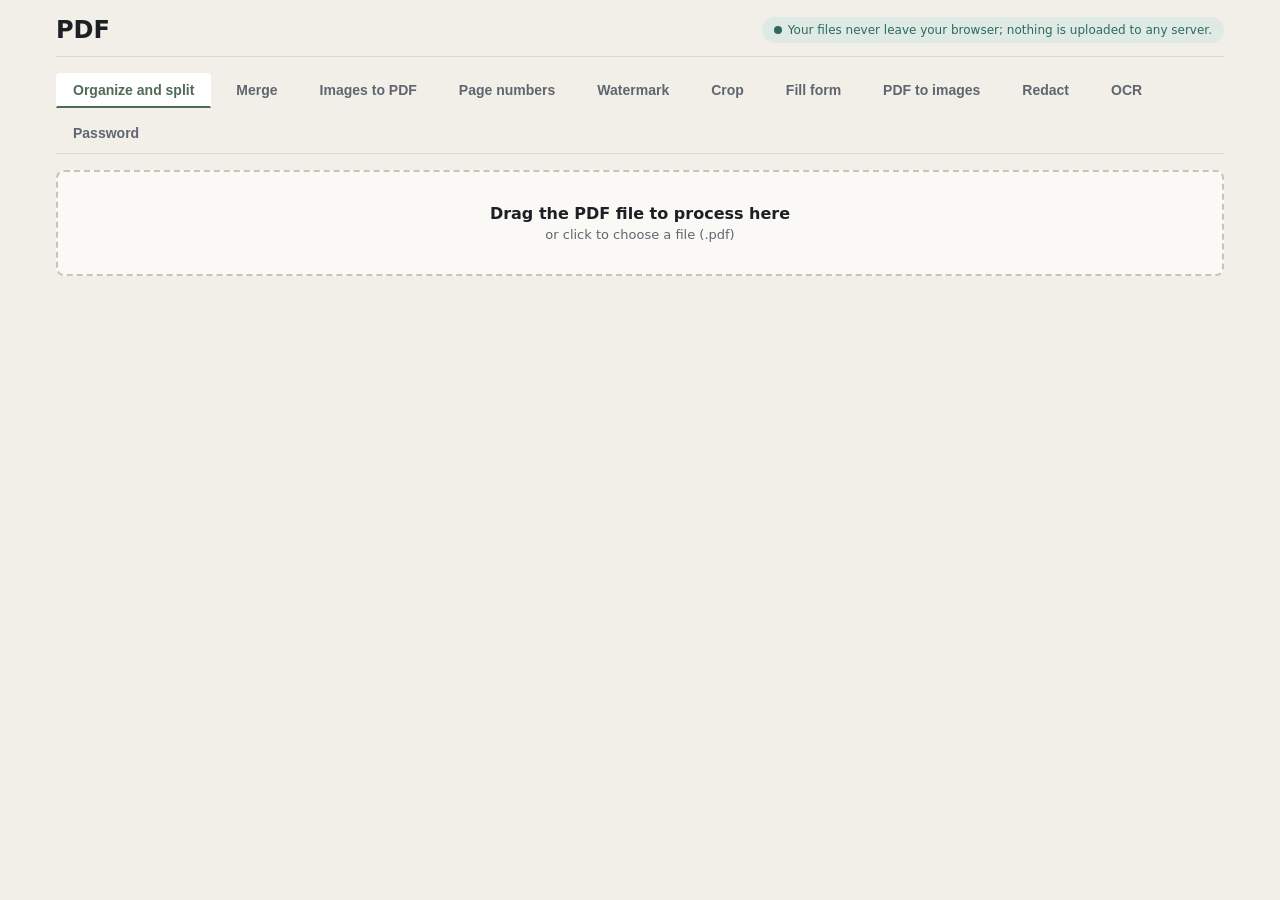
<file: pdf-istasyonu/index.html>
<!DOCTYPE html>
<html lang="tr">
<head>
  <meta charset="UTF-8">
  <meta name="viewport" content="width=device-width, initial-scale=1.0">
  <title>Masko — Çevrimdışı Güvenli PDF İstasyonu</title>
  <link rel="icon" type="image/png" href="../icons/icon-32.png">
  <script src="../tema.js"></script>
  <script src="../dil/en.js"></script>
  <script src="../dil.js"></script>
  <link rel="stylesheet" href="../tokens.css">
  <link rel="stylesheet" href="pdf-panel.css">
</head>
<body>
  <div class="pdf-app">
    <header class="pdf-header">
      <div class="pdf-title-group">
        <h1>PDF</h1>
      </div>
      <div class="pdf-security-pill">
        <span class="dot" aria-hidden="true"></span>
        Dosyalarınız tarayıcınızdan çıkmaz; hiçbir sunucuya yüklenmez.
      </div>
    </header>

    <nav class="pdf-nav-tabs" role="tablist" aria-label="PDF araçları">
      <button class="pdf-tab-btn is-active" id="tabOrganize" data-tab="organize" type="button">Düzenle ve böl</button>
      <button class="pdf-tab-btn" id="tabMerge" data-tab="merge" type="button">Birleştir</button>
      <button class="pdf-tab-btn" data-tab="images" type="button">Resimden PDF</button>
      <button class="pdf-tab-btn" data-tab="numbers" type="button">Sayfa numarası</button>
      <button class="pdf-tab-btn" data-tab="watermark" type="button">Filigran</button>
      <button class="pdf-tab-btn" data-tab="crop" type="button">Kırp</button>
      <button class="pdf-tab-btn" data-tab="form" type="button">Form doldur</button>
      <button class="pdf-tab-btn" data-tab="toimage" type="button">PDF'den resim</button>
      <button class="pdf-tab-btn" data-tab="redact" type="button">Karart</button>
      <button class="pdf-tab-btn" data-tab="ocr" type="button">OCR</button>
      <button class="pdf-tab-btn" data-tab="security" type="button">Şifre</button>
    </nav>

    <!-- DÜZENLE VE BÖL -->
    <main id="panelOrganize" class="pdf-panel" data-panel="organize">
      <div class="dropzone" id="organizeDropzone" tabindex="0" role="button" aria-label="PDF seçin veya sürükleyin">
        <h2>İşlenecek PDF dosyasını buraya sürükleyin</h2>
        <p class="dropzone-sub">veya dosya seçmek için tıklayın (.pdf)</p>
        <input type="file" id="organizeFileInput" accept=".pdf" hidden>
      </div>

      <section class="pdf-card" id="organizeWorkspace" hidden>
        <div class="pdf-controls-bar">
          <div class="pdf-controls-left">
            <strong id="organizeFileName" translate="no">belge.pdf</strong>
            <span class="pdf-file-badge" id="organizePageCount">0 sayfa</span>
            <button class="btn" id="btnChangeOrganizeFile" type="button">Başka dosya seç</button>
          </div>
          <div class="pdf-controls-right">
            <button class="btn" id="btnRotateAllRight" type="button">↻ Tümünü 90° döndür</button>
            <button class="btn" id="btnResetPages" type="button">Değişiklikleri sıfırla</button>
          </div>
        </div>

        <div class="pdf-hizli-satir">
          <label for="pageRangeInput">Sayfa aralığı çıkar:</label>
          <input type="text" class="input-text" id="pageRangeInput" placeholder="Örn: 1-3, 5, 8-10">
          <button class="btn btn-primary" id="btnExtractRange" type="button">Seçili sayfaları indir</button>
          <button class="btn" id="btnSplitSinglePages" type="button">Her sayfayı ayrı indir</button>
        </div>
        <p class="pdf-ipucu">Sayfaları sürükleyerek sıralayın. "Boş ekle" o sayfanın arkasına boş bir sayfa koyar.</p>

        <div class="pdf-page-grid" id="pagesGrid"></div>

        <div class="pdf-alt-eylem">
          <button class="btn btn-primary btn-buyuk" id="btnExportOrganizedPdf" type="button">Düzenlenmiş PDF'i indir</button>
        </div>
      </section>
    </main>

    <!-- BİRLEŞTİR -->
    <main id="panelMerge" class="pdf-panel" data-panel="merge" hidden>
      <div class="dropzone" id="mergeDropzone" tabindex="0" role="button" aria-label="Birleştirilecek PDF'leri seçin veya sürükleyin">
        <h2>Birleştirilecek PDF dosyalarını buraya sürükleyin</h2>
        <p class="dropzone-sub">Birden fazla PDF seçebilirsiniz (.pdf)</p>
        <input type="file" id="mergeFileInput" accept=".pdf" multiple hidden>
      </div>

      <section class="pdf-card" id="mergeWorkspace" hidden>
        <div class="pdf-controls-bar">
          <div class="pdf-controls-left">
            <strong id="mergeFileCount">0 dosya eklendi</strong>
            <button class="btn" id="btnAddMoreMergeFiles" type="button">+ Dosya ekle</button>
          </div>
          <div class="pdf-controls-right">
            <button class="btn btn-danger" id="btnClearMergeList" type="button">Listeyi temizle</button>
          </div>
        </div>

        <div class="pdf-file-list" id="mergeFileList" translate="no"></div>

        <div class="pdf-alt-eylem">
          <button class="btn btn-primary btn-buyuk" id="btnExecuteMerge" type="button">Tümünü tek PDF olarak birleştir ve indir</button>
        </div>
      </section>
    </main>

    <!-- RESİMDEN PDF -->
    <main class="pdf-panel" data-panel="images" hidden>
      <div class="dropzone" id="imgDropzone" tabindex="0" role="button" aria-label="Görselleri seçin veya sürükleyin">
        <h2>Görselleri buraya sürükleyin</h2>
        <p class="dropzone-sub">JPG, PNG, WebP, GIF, BMP — her görsel bir sayfa olur</p>
        <input type="file" id="imgFileInput" accept="image/*" multiple hidden>
      </div>
      <section class="pdf-card" id="imgWorkspace" hidden>
        <div class="pdf-controls-bar">
          <div class="pdf-controls-left">
            <strong id="imgCount">0 görsel</strong>
            <button class="btn" id="btnImgAdd" type="button">+ Görsel ekle</button>
          </div>
          <div class="pdf-controls-right">
            <button class="btn btn-danger" id="btnImgClear" type="button">Listeyi temizle</button>
          </div>
        </div>
        <div class="pdf-secenekler">
          <label>Sayfa boyutu
            <select id="imgPageSize" class="input-text">
              <option value="resim">Görselin kendi boyutu</option>
              <option value="A4" selected>A4</option>
              <option value="Letter">Letter</option>
            </select>
          </label>
          <label>Yön
            <select id="imgOrientation" class="input-text">
              <option value="otomatik" selected>Görsele göre</option>
              <option value="dikey">Dikey</option>
              <option value="yatay">Yatay</option>
            </select>
          </label>
          <label>Kenar boşluğu
            <select id="imgMargin" class="input-text">
              <option value="0">Yok</option>
              <option value="20" selected>Küçük</option>
              <option value="40">Büyük</option>
            </select>
          </label>
        </div>
        <div class="pdf-gorsel-listesi" id="imgList" translate="no"></div>
        <div class="pdf-alt-eylem">
          <button class="btn btn-primary btn-buyuk" id="btnImgExport" type="button">PDF oluştur ve indir</button>
        </div>
      </section>
    </main>

    <!-- TEK DOSYALIK ARAÇLAR: numara, filigran, kırp, form -->
    <main class="pdf-panel" data-panel="numbers" hidden>
      <div class="dropzone" data-tekdosya="numbers" tabindex="0" role="button" aria-label="PDF seçin veya sürükleyin">
        <h2>Sayfa numarası eklenecek PDF'i buraya sürükleyin</h2>
        <p class="dropzone-sub">veya dosya seçmek için tıklayın (.pdf)</p>
        <input type="file" accept=".pdf" hidden>
      </div>
      <section class="pdf-card" data-calisma="numbers" hidden>
        <div class="pdf-controls-bar">
          <div class="pdf-controls-left"><strong data-dosya-adi translate="no"></strong><span class="pdf-file-badge" data-sayfa-sayisi></span></div>
          <div class="pdf-controls-right"><button class="btn" data-dosya-degistir type="button">Başka dosya seç</button></div>
        </div>
        <div class="pdf-secenekler">
          <label>Konum
            <select id="numPosition" class="input-text">
              <option value="alt-orta" selected>Alt orta</option>
              <option value="alt-sag">Alt sağ</option>
              <option value="alt-sol">Alt sol</option>
              <option value="ust-orta">Üst orta</option>
              <option value="ust-sag">Üst sağ</option>
              <option value="ust-sol">Üst sol</option>
            </select>
          </label>
          <label>Biçim
            <select id="numFormat" class="input-text">
              <option value="{n}" selected>1</option>
              <option value="{n} / {toplam}">1 / 10</option>
              <option value="Sayfa {n}">Sayfa 1</option>
              <option value="Sayfa {n} / {toplam}">Sayfa 1 / 10</option>
              <option value="{n}. sayfa">1. sayfa</option>
              <option value="- {n} -">- 1 -</option>
              <option value="ozel">Özel…</option>
            </select>
          </label>
          <label id="numCustomWrap" hidden>Özel biçim
            <input type="text" id="numCustom" class="input-text" maxlength="80" placeholder="Örn: Ek-2 · Sayfa {n} / {toplam}">
          </label>
          <label>İlk numara
            <input type="number" id="numStart" class="input-text" value="1" min="0" max="99999">
          </label>
          <label>Yazı boyutu
            <select id="numSize" class="input-text">
              <option value="9">Küçük</option>
              <option value="11" selected>Orta</option>
              <option value="14">Büyük</option>
            </select>
          </label>
          <label>Kenardan uzaklık (mm)
            <input type="number" id="numMargin" class="input-text" value="10" min="0" max="80">
          </label>
          <label class="pdf-onay"><input type="checkbox" id="numSkipFirst"> Kapak sayfasını numaralama</label>
        </div>
        <p class="pdf-ipucu" id="numCustomHint" hidden>{n} sayfa numarası, {toplam} sayfa sayısı yerine geçer. Türkçe harfler yazılabilir; Kiril, Arap harfi ve emoji yazılamaz.</p>
        <div class="pdf-alt-eylem">
          <button class="btn btn-primary btn-buyuk" id="btnNumExport" type="button">Numaraları ekle ve indir</button>
        </div>
      </section>
    </main>

    <main class="pdf-panel" data-panel="watermark" hidden>
      <div class="dropzone" data-tekdosya="watermark" tabindex="0" role="button" aria-label="PDF seçin veya sürükleyin">
        <h2>Filigran eklenecek PDF'i buraya sürükleyin</h2>
        <p class="dropzone-sub">veya dosya seçmek için tıklayın (.pdf)</p>
        <input type="file" accept=".pdf" hidden>
      </div>
      <section class="pdf-card" data-calisma="watermark" hidden>
        <div class="pdf-controls-bar">
          <div class="pdf-controls-left"><strong data-dosya-adi translate="no"></strong><span class="pdf-file-badge" data-sayfa-sayisi></span></div>
          <div class="pdf-controls-right"><button class="btn" data-dosya-degistir type="button">Başka dosya seç</button></div>
        </div>
        <div class="pdf-secenekler">
          <label>Tür
            <select id="wmType" class="input-text">
              <option value="metin" selected>Metin</option>
              <option value="gorsel">Görsel (logo, mühür)</option>
            </select>
          </label>
          <label data-wm="metin">Metin
            <input type="text" id="wmText" class="input-text" value="GİZLİ" maxlength="80">
          </label>
          <label data-wm="metin">Renk
            <input type="color" id="wmColor" class="input-renk" value="#b23b2a">
          </label>
          <label data-wm="gorsel" hidden>Görsel
            <input type="file" id="wmImage" accept="image/*" class="input-text">
          </label>
          <label>Saydamlık
            <input type="range" id="wmOpacity" min="5" max="100" value="25"> <span id="wmOpacityText">%25</span>
          </label>
          <label>Açı
            <select id="wmAngle" class="input-text">
              <option value="0">Yatay</option>
              <option value="45" selected>Çapraz (45°)</option>
              <option value="-45">Ters çapraz (-45°)</option>
              <option value="90">Dikey</option>
            </select>
          </label>
          <label>Boyut
            <select id="wmScale" class="input-text">
              <option value="0.3">Küçük</option>
              <option value="0.6" selected>Orta</option>
              <option value="0.9">Büyük</option>
            </select>
          </label>
          <label>Yerleşim
            <select id="wmLayout" class="input-text">
              <option value="orta" selected>Ortada bir kez</option>
              <option value="dose">Sayfayı kapla</option>
            </select>
          </label>
          <label>Sayfalar (boşsa hepsi)
            <input type="text" id="wmPages" class="input-text" placeholder="Örn: 1-3, 5">
          </label>
        </div>
        <div class="pdf-alt-eylem">
          <button class="btn btn-primary btn-buyuk" id="btnWmExport" type="button">Filigranı ekle ve indir</button>
        </div>
      </section>
    </main>

    <main class="pdf-panel" data-panel="crop" hidden>
      <div class="dropzone" data-tekdosya="crop" tabindex="0" role="button" aria-label="PDF seçin veya sürükleyin">
        <h2>Kırpılacak PDF'i buraya sürükleyin</h2>
        <p class="dropzone-sub">veya dosya seçmek için tıklayın (.pdf)</p>
        <input type="file" accept=".pdf" hidden>
      </div>
      <section class="pdf-card" data-calisma="crop" hidden>
        <div class="pdf-controls-bar">
          <div class="pdf-controls-left"><strong data-dosya-adi translate="no"></strong><span class="pdf-file-badge" data-sayfa-sayisi></span></div>
          <div class="pdf-controls-right"><button class="btn" data-dosya-degistir type="button">Başka dosya seç</button></div>
        </div>
        <p class="pdf-ipucu" id="cropInfo"></p>
        <div class="pdf-kirp-onizleme" id="cropPreview" hidden>
          <canvas id="cropCanvas"></canvas>
          <div class="pdf-kirp-maske" id="cropMask"></div>
        </div>
        <div class="pdf-secenekler">
          <label>Üstten (mm) <input type="number" id="cropTop" class="input-text" value="0" min="0" max="500"></label>
          <label>Alttan (mm) <input type="number" id="cropBottom" class="input-text" value="0" min="0" max="500"></label>
          <label>Soldan (mm) <input type="number" id="cropLeft" class="input-text" value="0" min="0" max="500"></label>
          <label>Sağdan (mm) <input type="number" id="cropRight" class="input-text" value="0" min="0" max="500"></label>
          <label>Sayfalar (boşsa hepsi)
            <input type="text" id="cropPages" class="input-text" placeholder="Örn: 1-3, 5">
          </label>
        </div>
        <p class="pdf-ipucu">Kırpılan kenar gizlenir, silinmez: içerik dosyada kalır. Gizli bilgiyi kaldırmak için kırpma yeterli değildir.</p>
        <div class="pdf-alt-eylem">
          <button class="btn btn-primary btn-buyuk" id="btnCropExport" type="button">Kırp ve indir</button>
        </div>
      </section>
    </main>

    <main class="pdf-panel" data-panel="form" hidden>
      <div class="dropzone" data-tekdosya="form" tabindex="0" role="button" aria-label="PDF seçin veya sürükleyin">
        <h2>Doldurulacak PDF formunu buraya sürükleyin</h2>
        <p class="dropzone-sub">veya dosya seçmek için tıklayın (.pdf)</p>
        <input type="file" accept=".pdf" hidden>
      </div>
      <section class="pdf-card" data-calisma="form" hidden>
        <div class="pdf-controls-bar">
          <div class="pdf-controls-left"><strong data-dosya-adi translate="no"></strong><span class="pdf-file-badge" data-sayfa-sayisi></span></div>
          <div class="pdf-controls-right"><button class="btn" data-dosya-degistir type="button">Başka dosya seç</button></div>
        </div>
        <div class="pdf-form-alanlari" id="formFields"></div>
        <label class="pdf-onay"><input type="checkbox" id="formFlatten"> Düzleştir (alanlar sabit metne çevrilir, artık değiştirilemez)</label>
        <div class="pdf-alt-eylem">
          <button class="btn btn-primary btn-buyuk" id="btnFormExport" type="button">Doldurulmuş PDF'i indir</button>
        </div>
      </section>
    </main>
    <!-- PDF'DEN RESİM -->
    <main class="pdf-panel" data-panel="toimage" hidden>
      <div class="dropzone" data-tekdosya="toimage" tabindex="0" role="button" aria-label="PDF seçin veya sürükleyin">
        <h2>Resme çevrilecek PDF'i buraya sürükleyin</h2>
        <p class="dropzone-sub">Her sayfa ayrı bir görsel olur; birden çok sayfa ZIP olarak iner</p>
        <input type="file" accept=".pdf" hidden>
      </div>
      <section class="pdf-card" data-calisma="toimage" hidden>
        <div class="pdf-controls-bar">
          <div class="pdf-controls-left"><strong data-dosya-adi translate="no"></strong><span class="pdf-file-badge" data-sayfa-sayisi></span></div>
          <div class="pdf-controls-right"><button class="btn" data-dosya-degistir type="button">Başka dosya seç</button></div>
        </div>
        <div class="pdf-secenekler">
          <label>Biçim
            <select id="imgOutFormat" class="input-text">
              <option value="image/jpeg" selected>JPG (küçük dosya)</option>
              <option value="image/png">PNG (kayıpsız)</option>
            </select>
          </label>
          <label>Çözünürlük
            <select id="imgOutDpi" class="input-text">
              <option value="72">Ekran (72 DPI)</option>
              <option value="150" selected>Orta (150 DPI)</option>
              <option value="300">Baskı (300 DPI)</option>
            </select>
          </label>
          <label>Sayfalar (boşsa hepsi)
            <input type="text" id="imgOutPages" class="input-text" placeholder="Örn: 1-3, 5">
          </label>
        </div>
        <p class="pdf-ipucu" id="imgOutStatus" aria-live="polite"></p>
        <div class="pdf-alt-eylem">
          <button class="btn btn-primary btn-buyuk" id="btnImgOutExport" type="button">Görsellere çevir ve indir</button>
        </div>
      </section>
    </main>

    <!-- KALICI KARARTMA -->
    <main class="pdf-panel" data-panel="redact" hidden>
      <div class="dropzone" data-tekdosya="redact" tabindex="0" role="button" aria-label="PDF seçin veya sürükleyin">
        <h2>Karartılacak PDF'i buraya sürükleyin</h2>
        <p class="dropzone-sub">Karartılan bilgi dosyadan tamamen silinir; kopyalanamaz, aranamaz</p>
        <input type="file" accept=".pdf" hidden>
      </div>
      <section class="pdf-card" data-calisma="redact" hidden>
        <div class="pdf-controls-bar">
          <div class="pdf-controls-left"><strong data-dosya-adi translate="no"></strong><span class="pdf-file-badge" data-sayfa-sayisi></span></div>
          <div class="pdf-controls-right"><button class="btn" data-dosya-degistir type="button">Başka dosya seç</button></div>
        </div>
        <div class="pdf-hizli-satir">
          <button class="btn" id="btnRedactAuto" type="button">Hassas verileri bul</button>
          <input type="text" class="input-text" id="redactTerms" placeholder="Karartılacak kelimeler (virgülle)" title="Büyük/küçük harf ve ş-s, ı-i, ğ-g, ç-c, ö-o, ü-u farkı gözetilmez">
          <button class="btn" id="btnRedactSearch" type="button">Ara ve işaretle</button>
          <span class="pdf-ipucu" id="redactSummary" aria-live="polite"></span>
        </div>
        <div class="pdf-karart-gezinme">
          <button class="btn" id="btnRedactPrev" type="button">◀ Önceki</button>
          <span id="redactPageLabel">Sayfa 1 / 1</span>
          <button class="btn" id="btnRedactNext" type="button">Sonraki ▶</button>
          <button class="btn btn-danger" id="btnRedactClearPage" type="button">Bu sayfadaki kutuları sil</button>
        </div>
        <p class="pdf-ipucu">Fareyle sürükleyerek kutu çizin; bir kutuya tıklayınca silinir. Otomatik bulunanları sayfa sayfa kontrol edin. Kelime aramasında büyük/küçük harf ve ş-s, ı-i gibi farklar gözetilmez: "ayse" yazınca "AYŞE" de bulunur.</p>
        <div class="pdf-karart-sahne" id="redactStage">
          <canvas id="redactCanvas"></canvas>
          <div class="pdf-karart-katman" id="redactLayer"></div>
        </div>
        <div class="pdf-secenekler">
          <label>Çözünürlük
            <select id="redactDpi" class="input-text">
              <option value="150">Orta (150 DPI)</option>
              <option value="200" selected>İyi (200 DPI)</option>
              <option value="300">Baskı (300 DPI)</option>
            </select>
          </label>
          <label class="pdf-onay"><input type="checkbox" id="redactAllPages"> Bütün sayfaları resme çevir (hiçbir sayfada seçilebilir metin kalmaz)</label>
        </div>
        <p class="pdf-ipucu">Kutu içeren sayfalar resme çevrilir: o sayfalarda metin seçilemez ve aranamaz, dosya büyüyebilir. Belgenin yazar, başlık ve yer imi bilgileri yeni dosyaya taşınmaz.</p>
        <div class="pdf-alt-eylem">
          <button class="btn btn-primary btn-buyuk" id="btnRedactExport" type="button">Karartılmış PDF'i indir</button>
        </div>
      </section>
    </main>

    <!-- OCR -->
    <main class="pdf-panel" data-panel="ocr" hidden>
      <div class="dropzone" data-tekdosya="ocr" tabindex="0" role="button" aria-label="PDF seçin veya sürükleyin">
        <h2>Taranmış PDF'i buraya sürükleyin</h2>
        <p class="dropzone-sub">Sayfalardaki yazı tanınır; metni seçilebilen ve aranabilen bir PDF iner</p>
        <input type="file" accept=".pdf" hidden>
      </div>
      <section class="pdf-card" data-calisma="ocr" hidden>
        <div class="pdf-controls-bar">
          <div class="pdf-controls-left"><strong data-dosya-adi translate="no"></strong><span class="pdf-file-badge" data-sayfa-sayisi></span></div>
          <div class="pdf-controls-right"><button class="btn" data-dosya-degistir type="button">Başka dosya seç</button></div>
        </div>
        <div class="pdf-secenekler">
          <label>Çözünürlük
            <select id="ocrDpi" class="input-text">
              <option value="200" selected>Hızlı (200 DPI)</option>
              <option value="300">Hassas (300 DPI)</option>
            </select>
          </label>
          <label>Sayfalar (boşsa hepsi)
            <input type="text" id="ocrPages" class="input-text" placeholder="Örn: 1-3, 5">
          </label>
        </div>
        <p class="pdf-ipucu">Türkçe ve İngilizce tanınır. Sayfalar tarayıcınızda tek tek okunur; sayfa başına birkaç saniye sürebilir. Çıktıda her sayfa görüntü olarak kalır, üstüne görünmez metin katmanı eklenir.</p>
        <p class="pdf-ipucu" id="ocrStatus" aria-live="polite"></p>
        <div class="pdf-alt-eylem">
          <button class="btn btn-primary btn-buyuk" id="btnOcrExport" type="button">Metni tanı ve aranabilir PDF'i indir</button>
        </div>
      </section>
    </main>

    <!-- ŞİFRE -->
    <main class="pdf-panel" data-panel="security" hidden>
      <div class="dropzone" id="secDropzone" tabindex="0" role="button" aria-label="PDF seçin veya sürükleyin">
        <h2>Şifrelenecek ya da şifresi kaldırılacak PDF'i buraya sürükleyin</h2>
        <p class="dropzone-sub">Şifreli dosyada parolayla şifre kaldırılır; şifresiz dosyaya parola konur</p>
        <input type="file" id="secFileInput" accept=".pdf" hidden>
      </div>
      <section class="pdf-card" id="secWorkspace" hidden>
        <div class="pdf-controls-bar">
          <div class="pdf-controls-left"><strong id="secFileName" translate="no"></strong><span class="pdf-file-badge" id="secState"></span></div>
          <div class="pdf-controls-right"><button class="btn" id="btnSecChange" type="button">Başka dosya seç</button></div>
        </div>
        <div id="secProtect" hidden>
          <div class="pdf-secenekler">
            <label>Açılış parolası <input type="password" id="secPass" class="input-text" autocomplete="new-password"></label>
            <label>Parola tekrar <input type="password" id="secPass2" class="input-text" autocomplete="new-password"></label>
          </div>
          <p class="pdf-ipucu">Parolayı açan kişinin yapabilecekleri:</p>
          <div class="pdf-secenekler">
            <label class="pdf-onay"><input type="checkbox" id="secPrint" checked> Yazdırabilsin</label>
            <label class="pdf-onay"><input type="checkbox" id="secCopy" checked> Metin kopyalayabilsin</label>
            <label class="pdf-onay"><input type="checkbox" id="secModify" checked> Değiştirebilsin</label>
            <label class="pdf-onay"><input type="checkbox" id="secForms" checked> Form doldurabilsin</label>
          </div>
          <p class="pdf-ipucu">Kısıtlama seçerseniz kimsenin bilmediği rastgele bir yönetici parolası konur; kısıtlar sonradan kaldırılamaz. Şifreleme AES-256'dır. Parolayı unutursanız dosya açılamaz.</p>
          <div class="pdf-alt-eylem">
            <button class="btn btn-primary btn-buyuk" id="btnSecProtect" type="button">Şifrele ve indir</button>
          </div>
        </div>
        <div id="secUnlock" hidden>
          <div class="pdf-secenekler">
            <label>Parola <input type="password" id="secUnlockPass" class="input-text" autocomplete="off"></label>
          </div>
          <p class="pdf-ipucu">Parolayı biliyorsanız şifre kaldırılır; parola kırılmaz. Yalnız izinleri kısıtlanmış (açılış parolası olmayan) dosyada parolayı boş bırakın.</p>
          <div class="pdf-alt-eylem">
            <button class="btn btn-primary btn-buyuk" id="btnSecUnlock" type="button">Şifreyi kaldır ve indir</button>
          </div>
        </div>
      </section>
    </main>
  </div>

  <script src="../vendor/pdf-lib.min.js"></script>
  <!-- Karartmada hassas veri tespiti: maskelemeyle aynı aday hattı (MaskEngine.detectCandidates) -->
  <script src="../checkdigits.js"></script>
  <script src="../type-catalog.js"></script>
  <script src="../intl-pack.js"></script>
  <script src="../passo-pack.js"></script>
  <script src="../mask-engine.js"></script>
  <!-- OCR: maskeleme ekranıyla aynı yerel Tesseract -->
  <script src="../tesseract/tesseract.min.js"></script>
  <script src="pdf-engine.js"></script>
  <script src="pdf-render.js"></script>
  <script src="pdf-ui.js"></script>
</body>
</html>
</file>
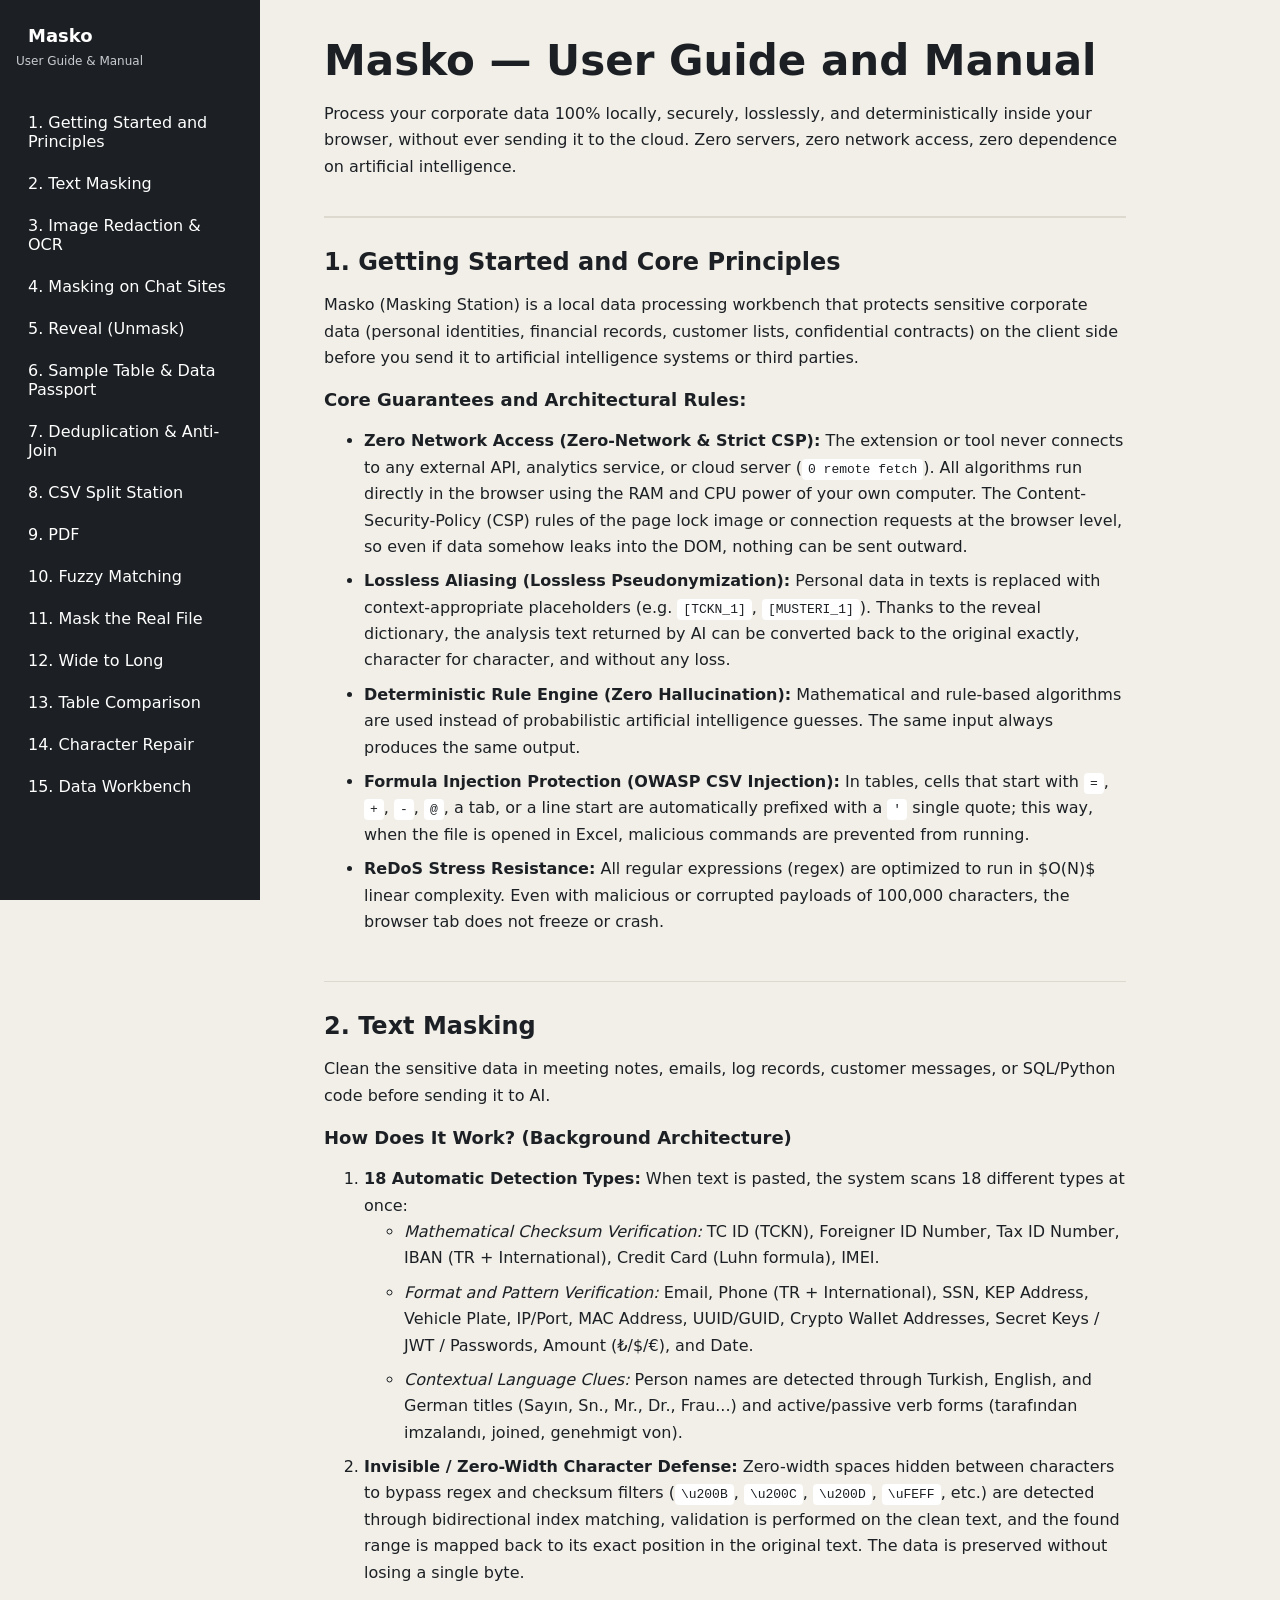
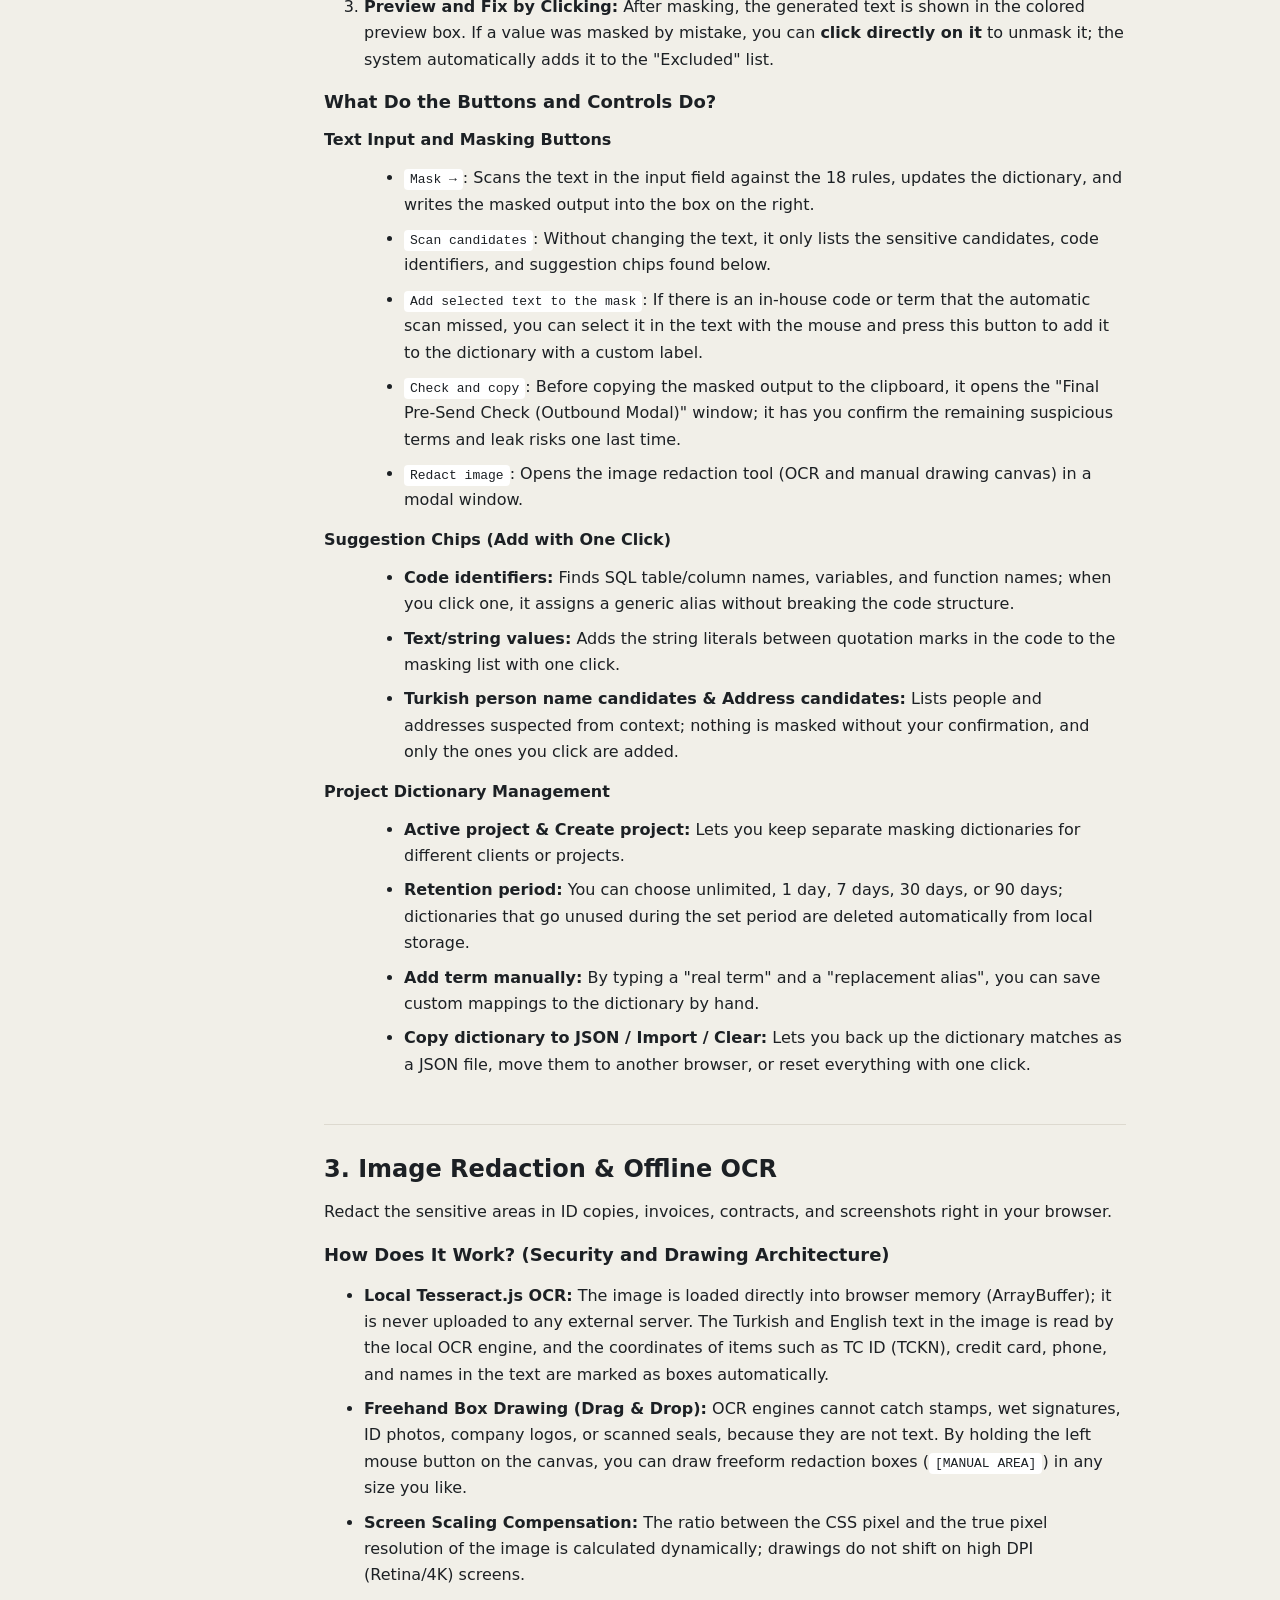
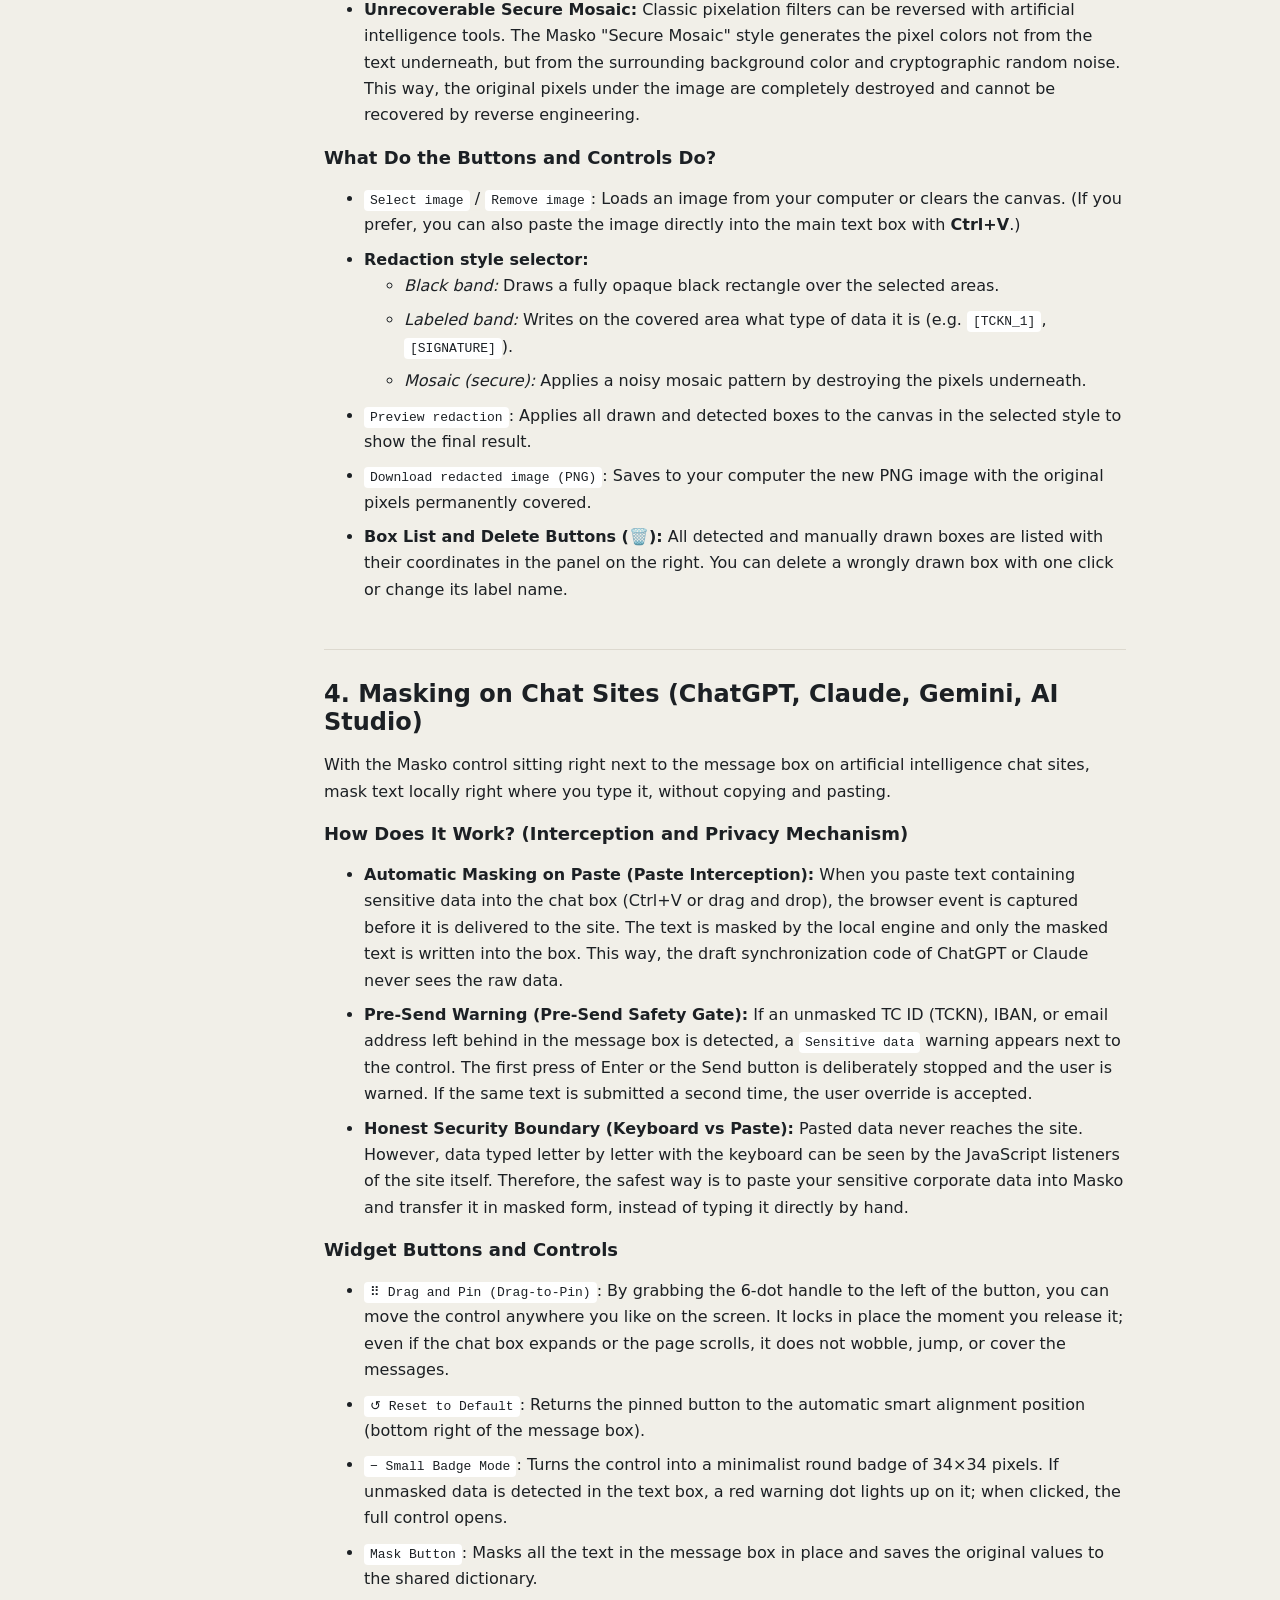
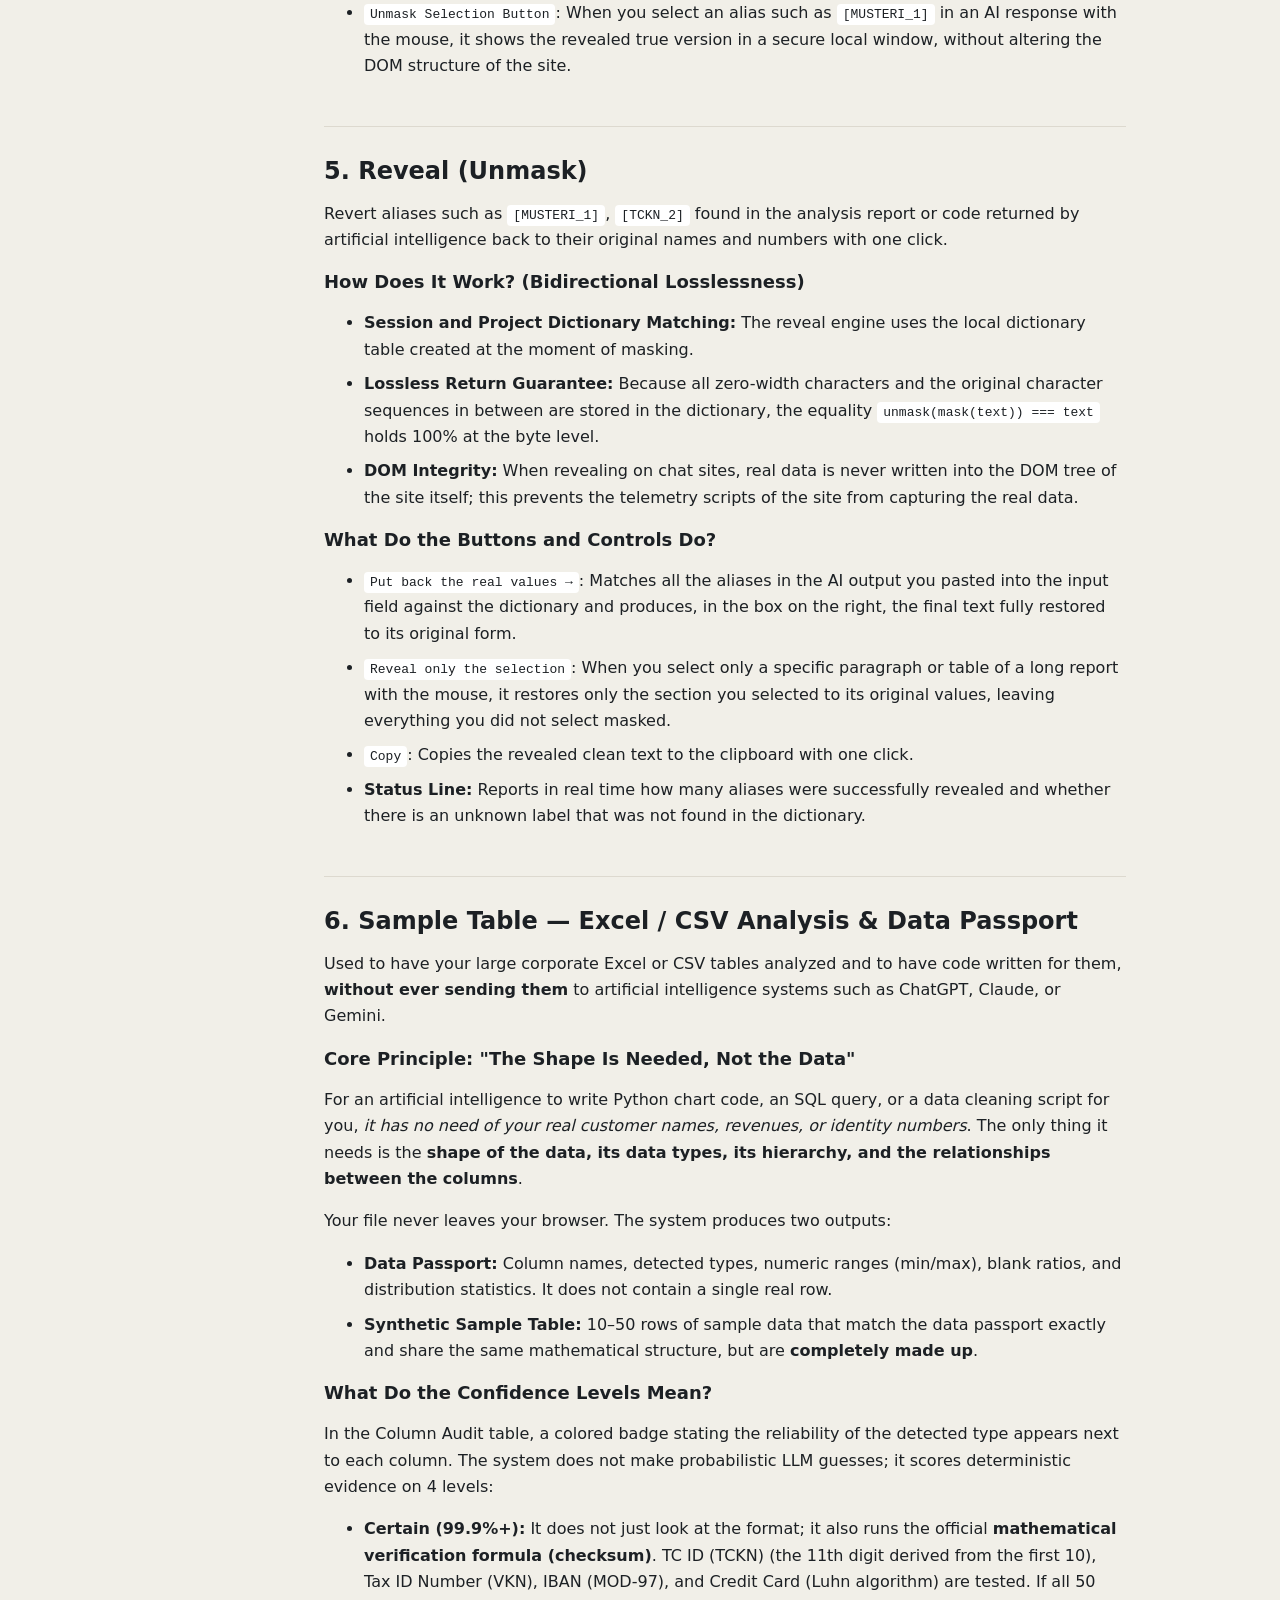
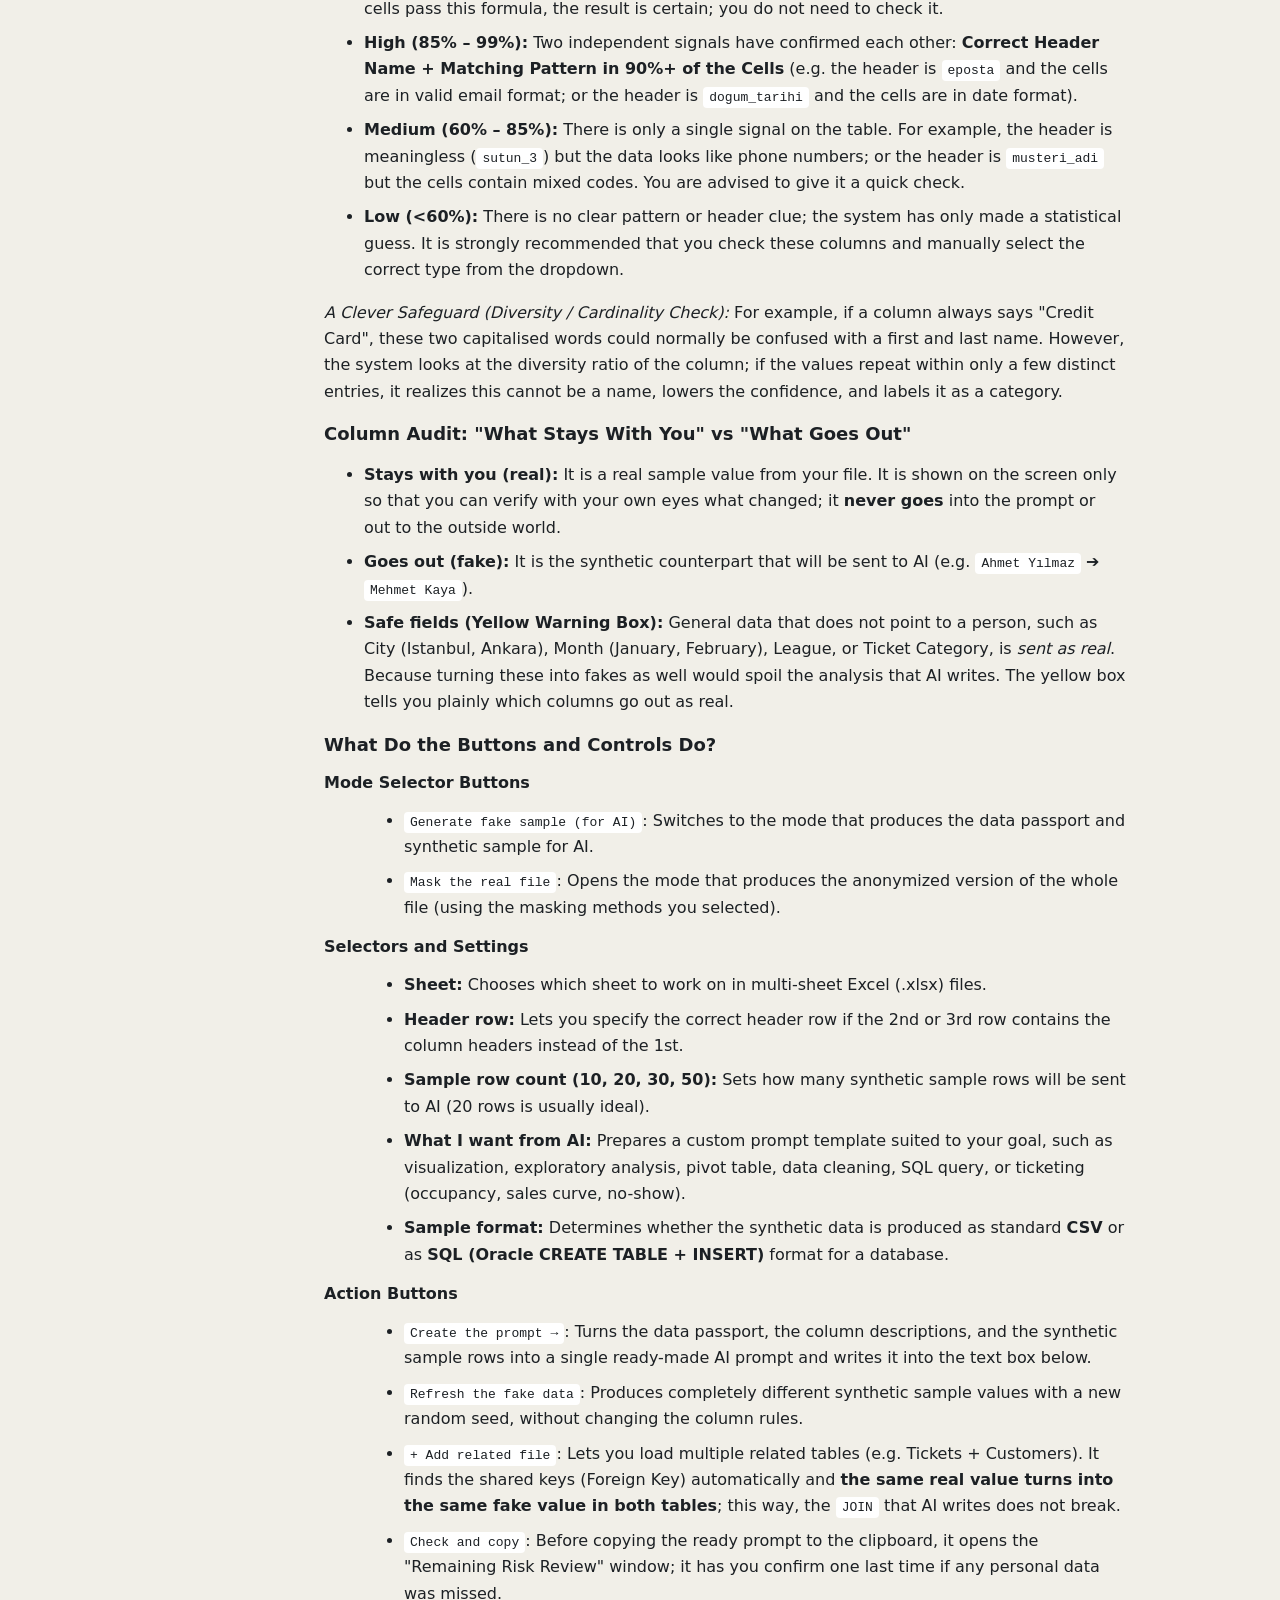
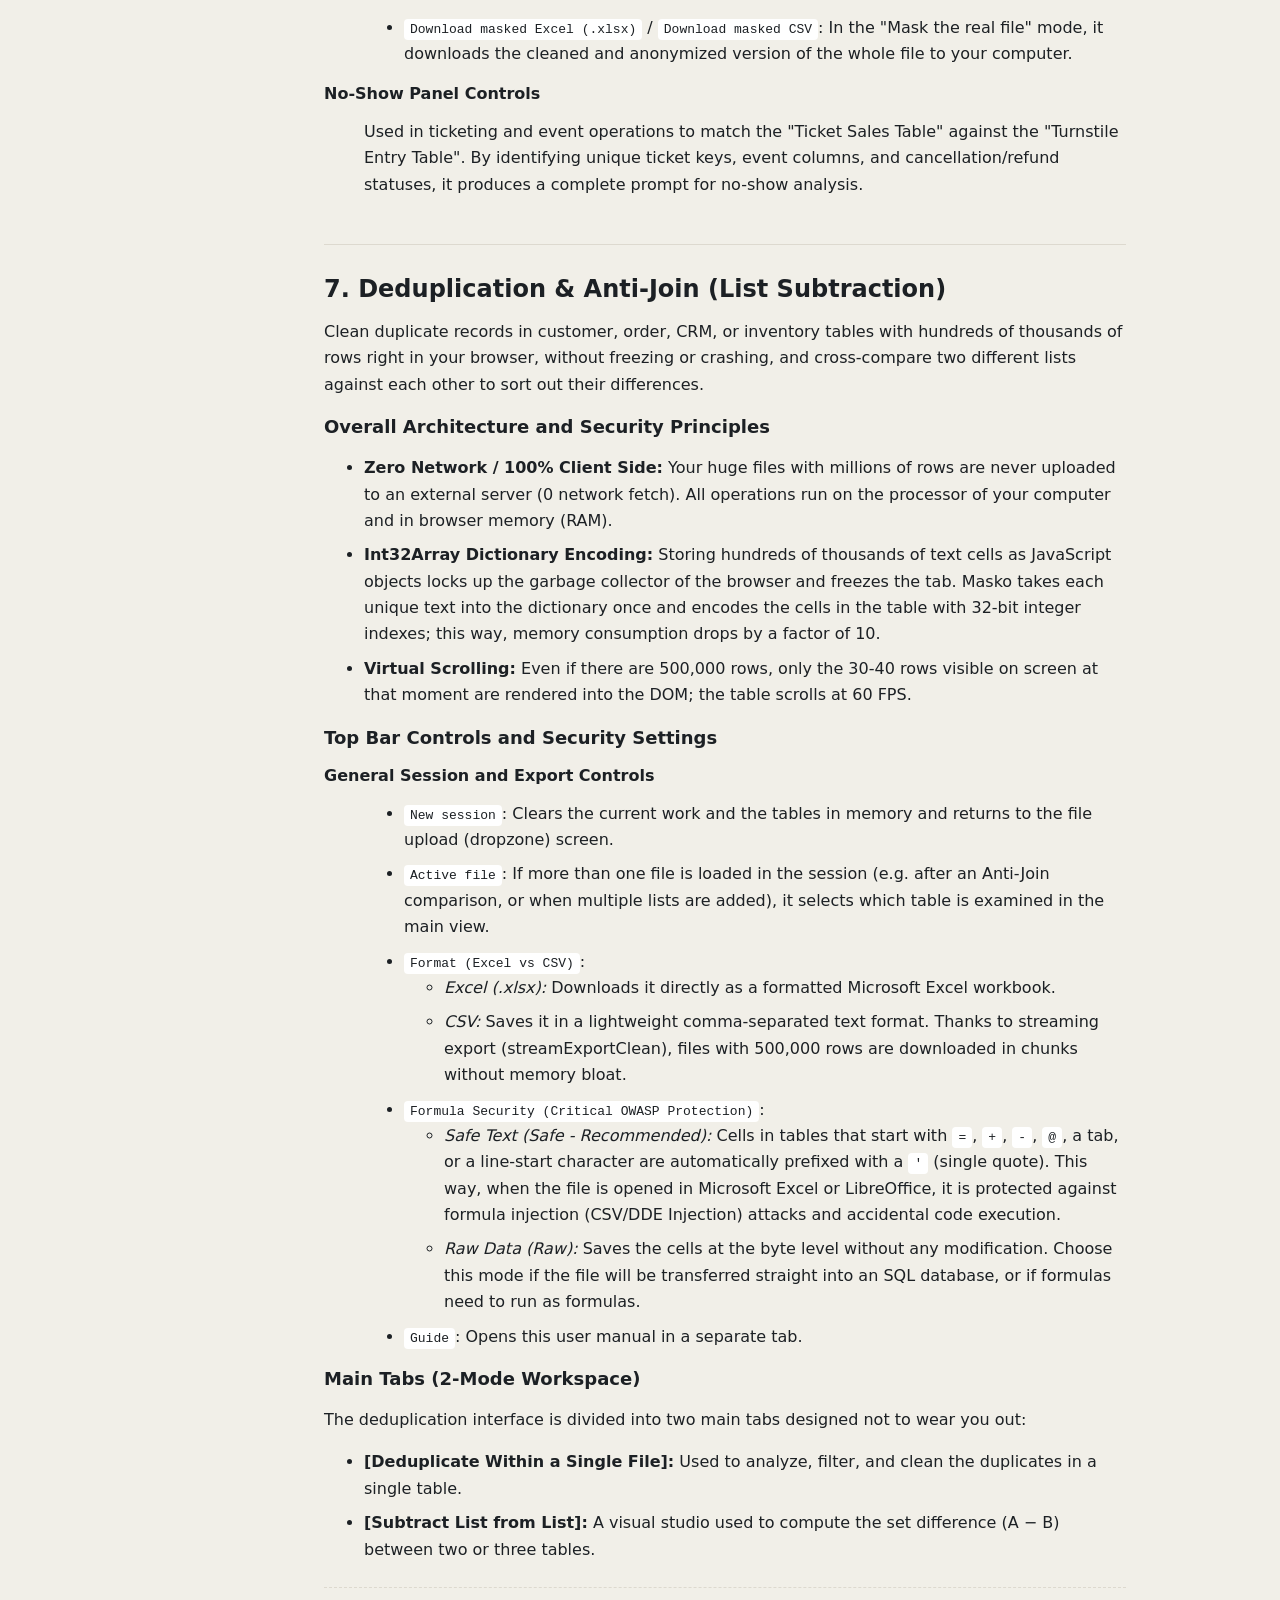
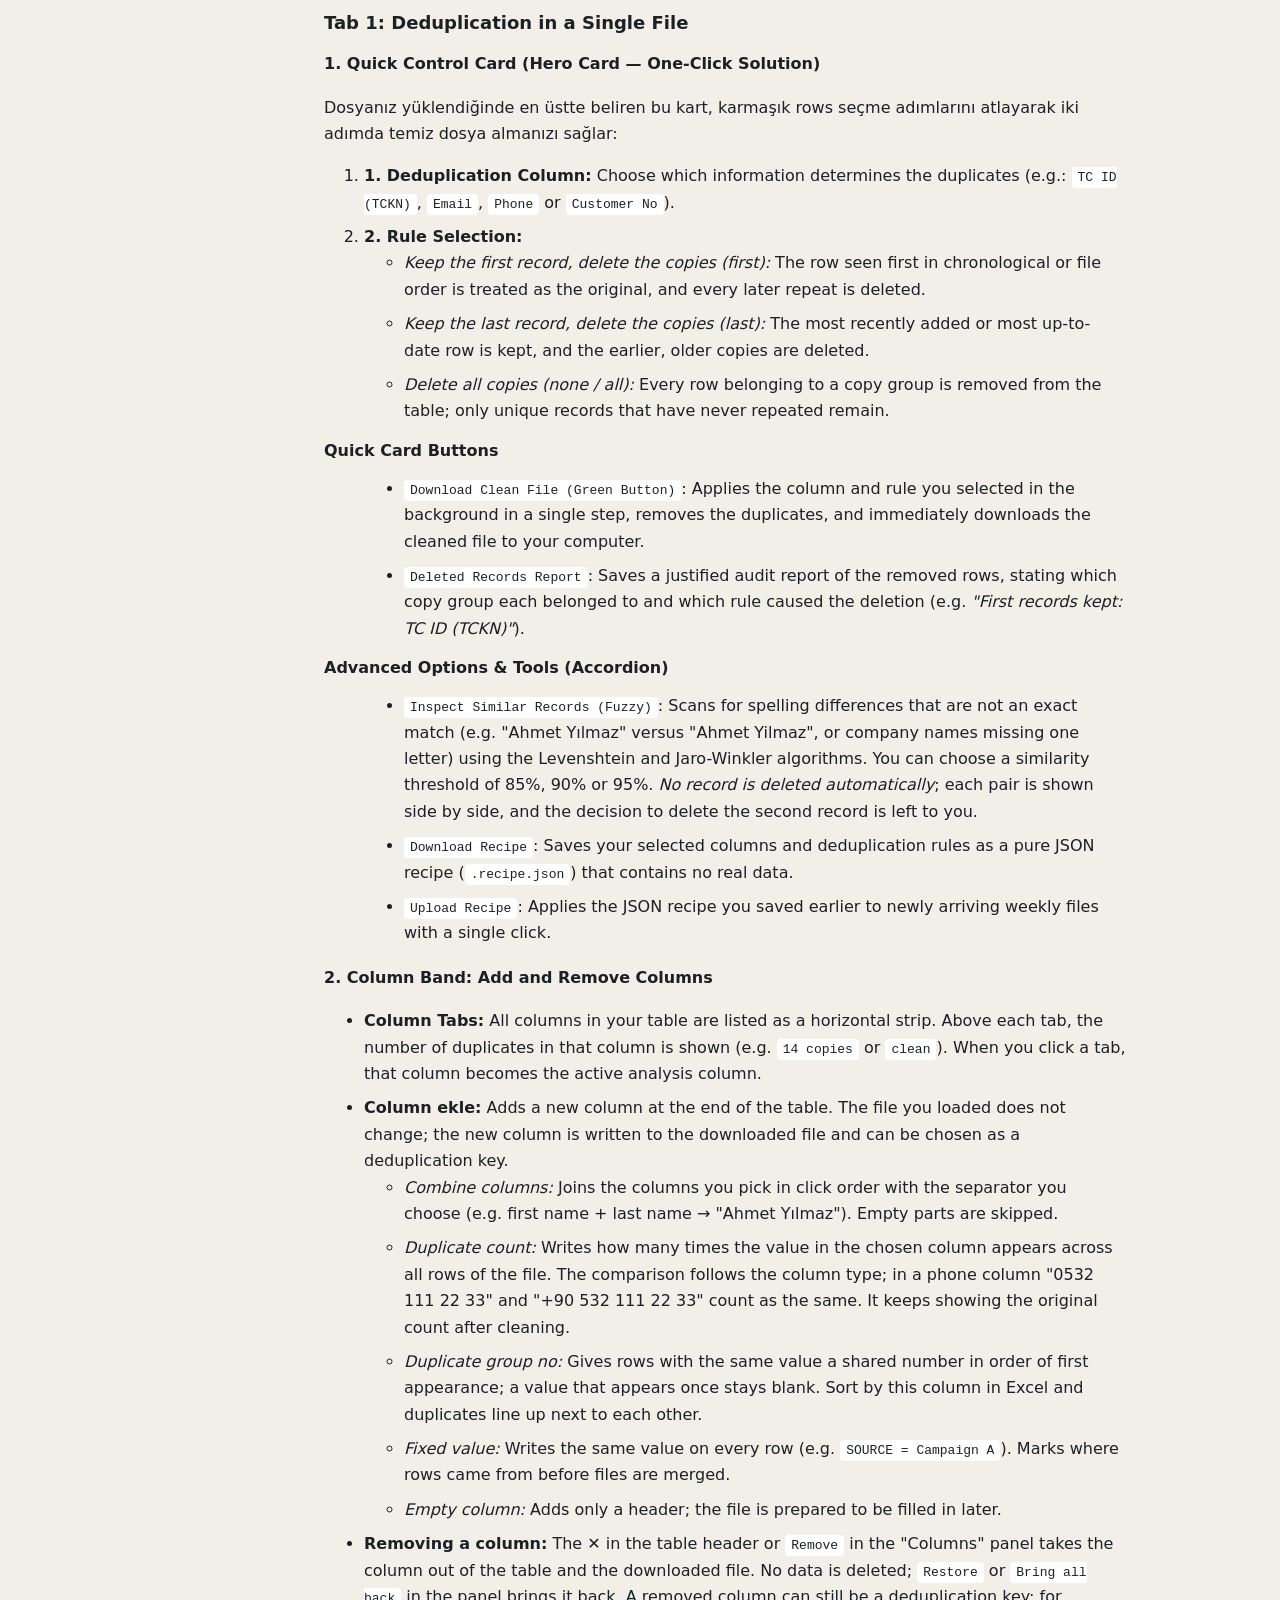
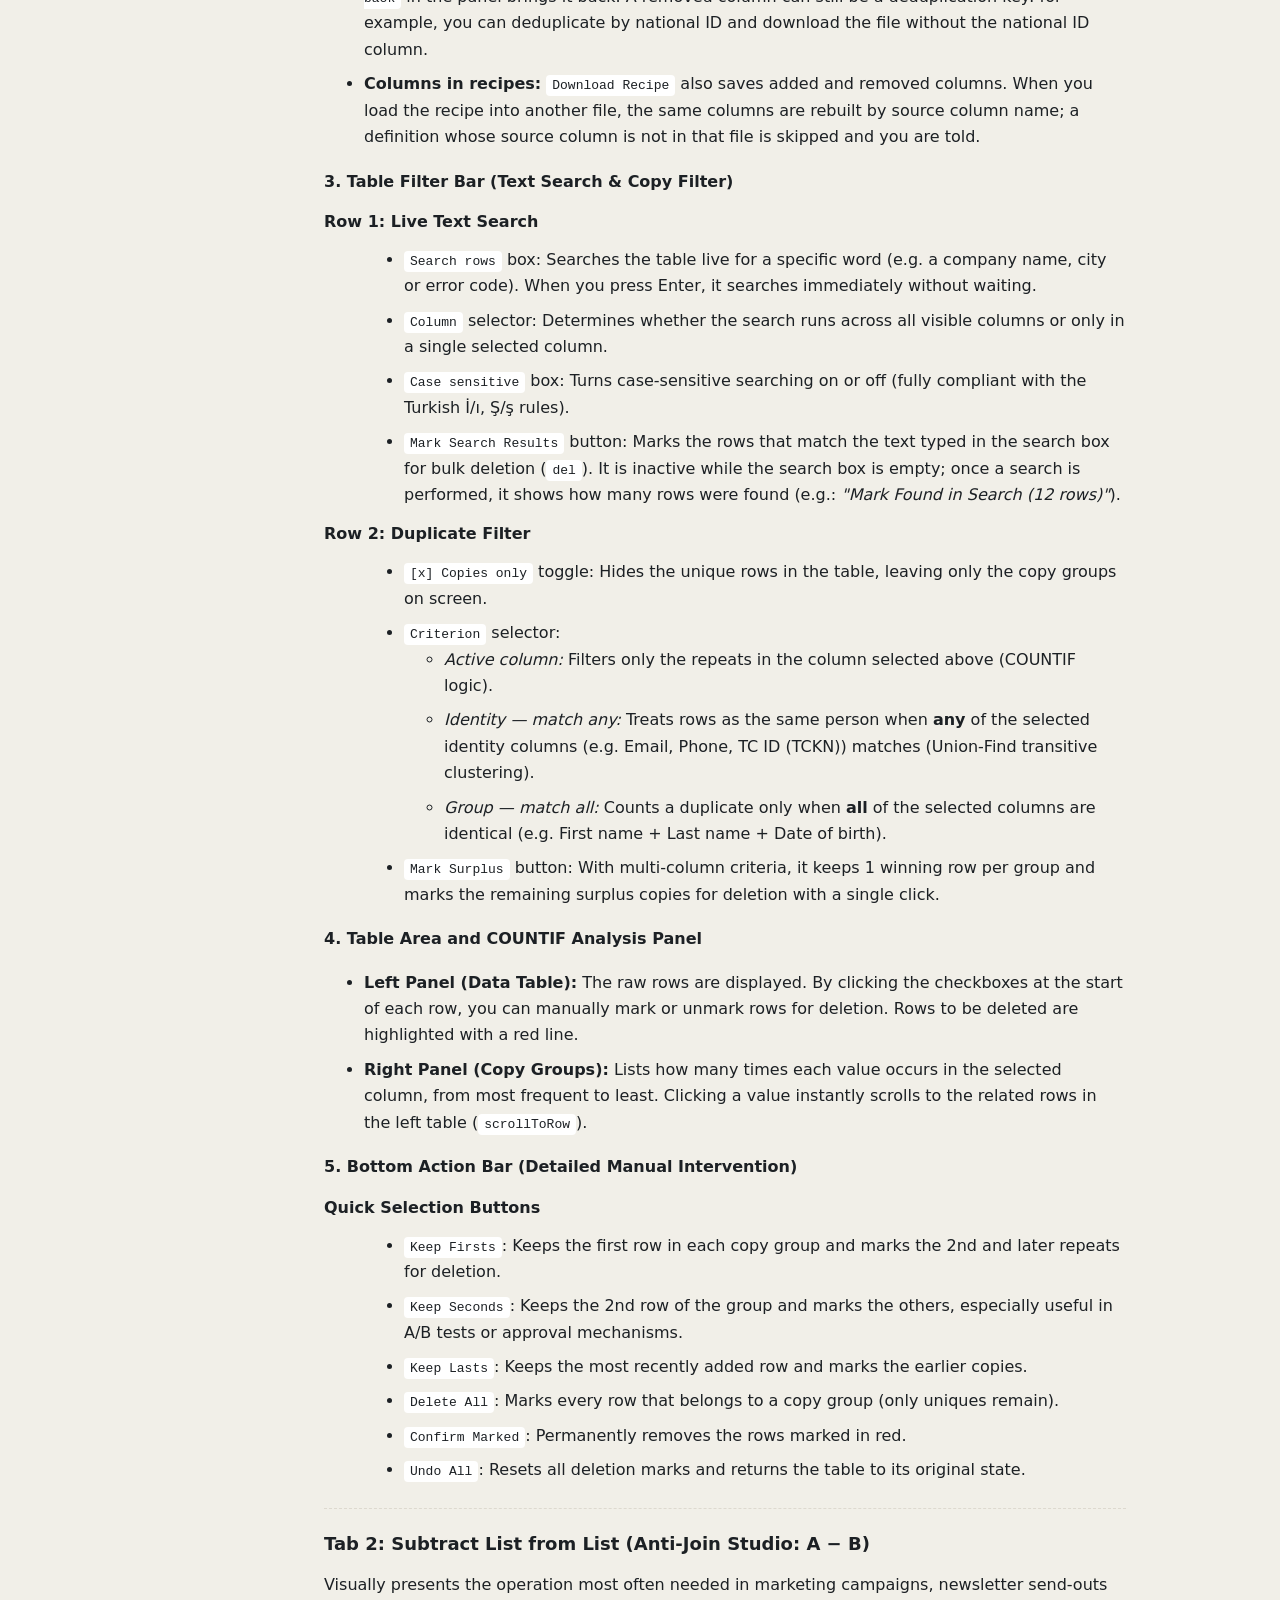
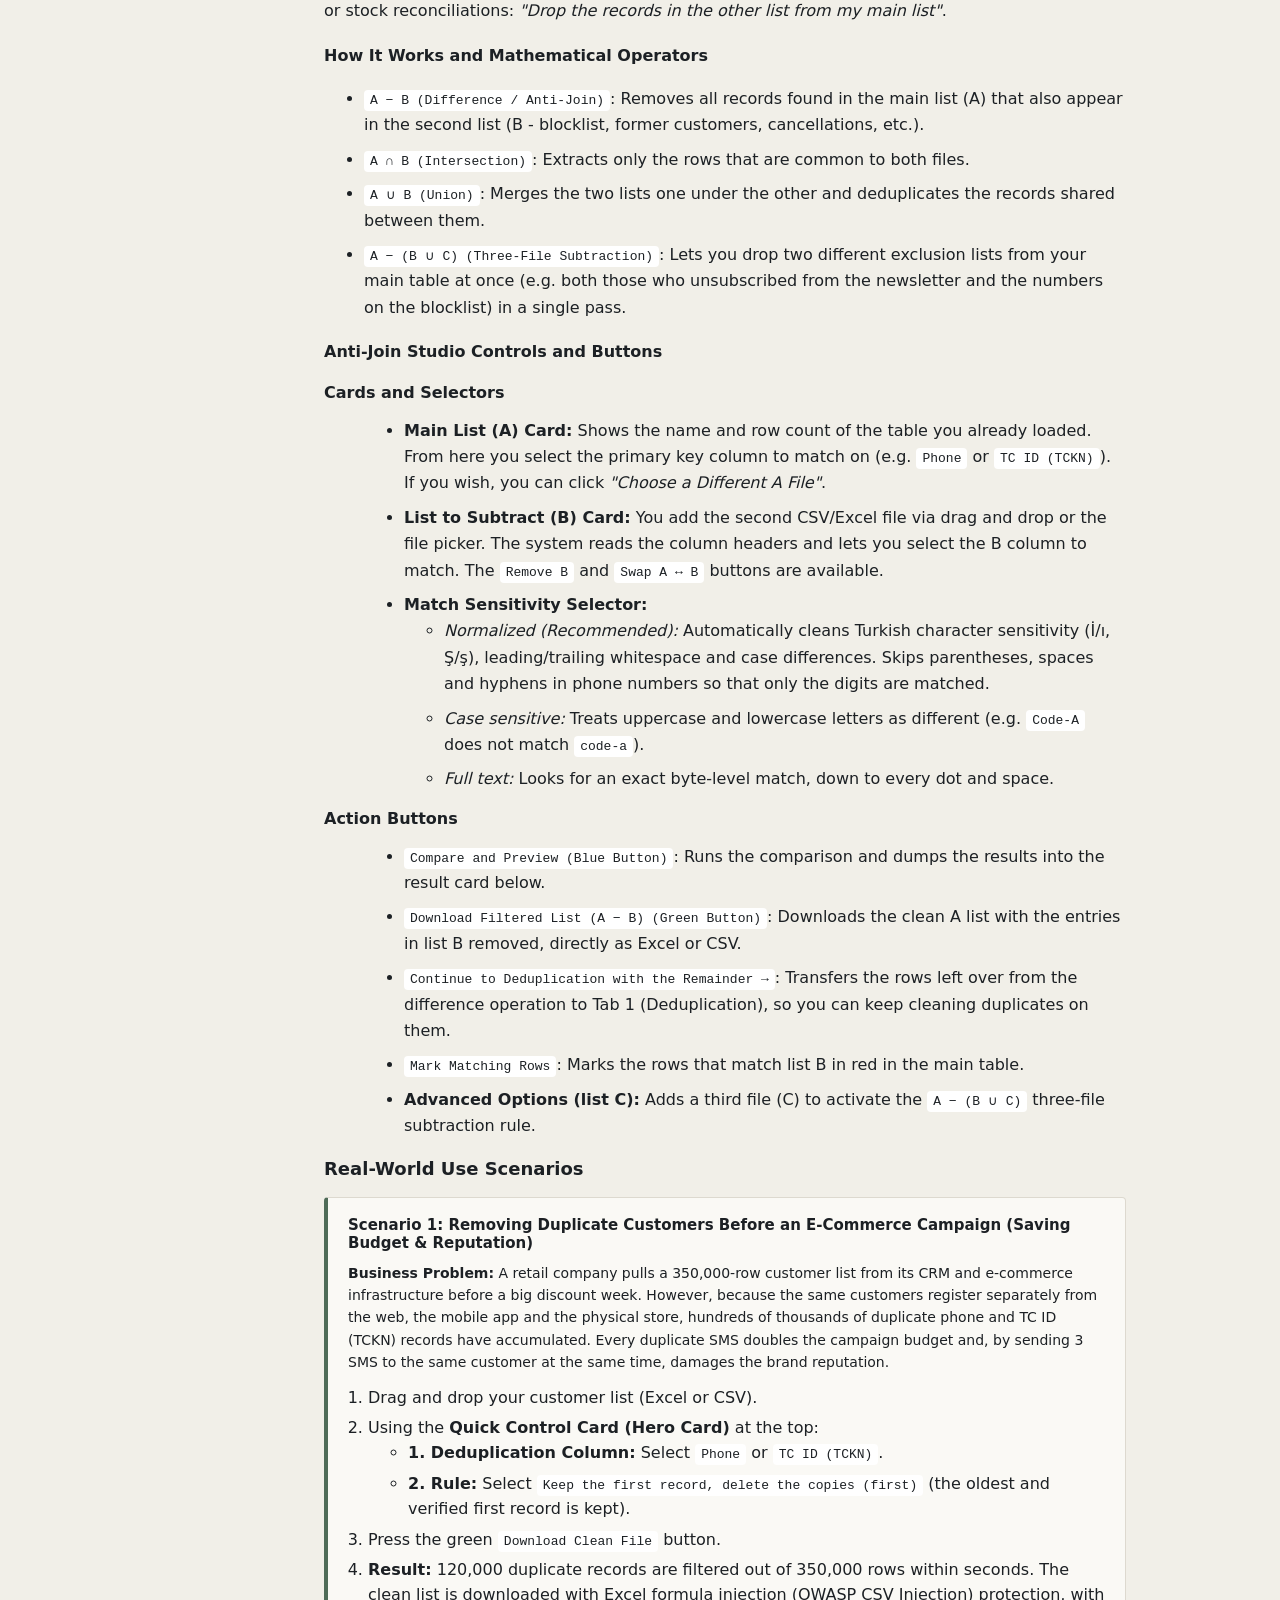
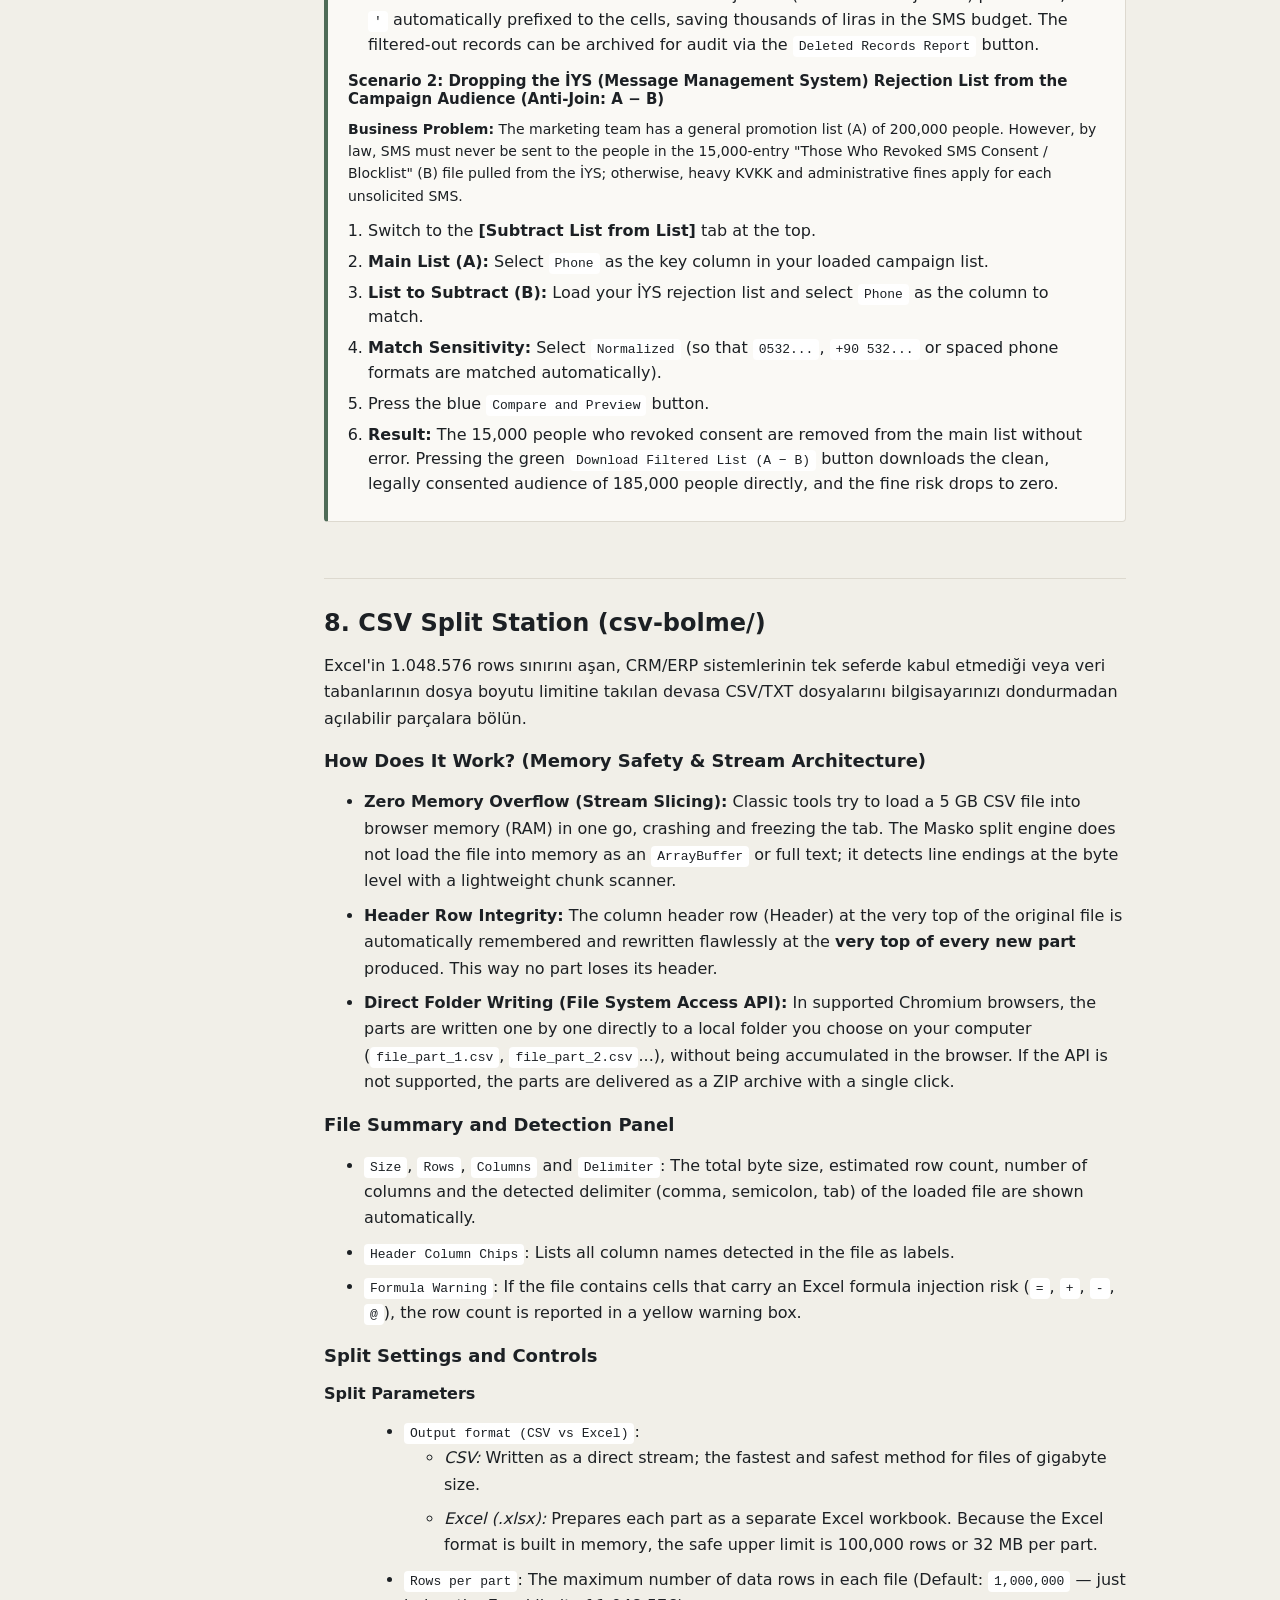
<file: rehber/index.html>
<!doctype html>
<html lang="tr">
<head>
  <meta charset="utf-8">
  <meta name="viewport" content="width=device-width, initial-scale=1">
  <title>Masko — Kapsamlı Kullanım Rehberi ve Modül El Kitabı</title>
  <link rel="icon" type="image/png" href="../icons/icon-32.png">
  <script src="../tema.js"></script>
  <script src="../dil/en.js"></script>
  <script src="../dil.js"></script>
  <link rel="stylesheet" href="../tokens.css">
  <link rel="stylesheet" href="guide.css">
</head>
<body>
  <aside class="sidebar" aria-label="Rehber bölümleri">
    <a class="brand" href="#baslangic">Masko<br><small>Kullanım Rehberi & El Kitabı</small></a>
    <nav>
      <a href="#baslangic">1. Başlangıç ve İlkeler</a>
      <a href="#maskeleme">2. Metin Maskeleme</a>
      <a href="#gorsel-karartma">3. Görsel Karartma & OCR</a>
      <a href="#sohbet-siteleri">4. Sohbet Sitelerinde Maskeleme</a>
      <a href="#geri-ac">5. Geri Açma (Unmask)</a>
      <a href="#dosya-analizi">6. Tablo Örneği & Veri Pasaportu</a>
      <a href="#tekillestirme">7. Tekilleştirme & Anti-Join</a>
      <a href="#csv-bolme">8. CSV Bölme İstasyonu</a>
      <a href="#pdf-istasyonu">9. PDF</a>
      <a href="#bulanik-esleme">10. Bulanık Eşleme</a>
      <a href="#ashify">11. Gerçek Dosyayı Maskeleme</a>
      <a href="#unpivot">12. Genişten Uzuna</a>
      <a href="#tablo-farki">13. Tablo Karşılaştırma</a>
      <a href="#encoding">14. Karakter Onarma</a>
      <a href="#workbench">15. Veri Tezgâhı</a>
    </nav>
  </aside>
  <main>
    <header>
      <h1>Masko — Kullanım Rehberi ve El Kitabı</h1>
      <p>Kurumsal verilerinizi buluta göndermeden; tarayıcınızın içinde %100 yerel, güvenli, kayıpsız ve deterministik olarak işleyin. Sıfır sunucu, sıfır ağ erişimi, sıfır yapay zekâ bağımlılığı.</p>
    </header>

    <!-- BÖLÜM 1 -->
    <section id="baslangic">
      <h2>1. Başlangıç ve Temel İlkeler</h2>
      <p>Masko (Maskeleme İstasyonu), hassas kurumsal verileri (kişisel kimlikler, finansal kayıtlar, müşteri listeleri, gizli sözleşmeler) yapay zekâ sistemlerine veya üçüncü taraflara göndermeden önce istemci tarafında koruma altına alan bir yerel veri işleme tezgâhıdır.</p>
      
      <h3>Temel Güvenceler ve Mimari Kurallar:</h3>
      <ul>
        <li><strong>Sıfır Ağ Erişimi (Zero-Network &amp; Strict CSP):</strong> Uzantı veya araç kesinlikle hiçbir harici API'ye, analiz servisine veya bulut sunucusuna bağlanmaz (<code>0 remote fetch</code>). Tüm algoritmalar doğrudan bilgisayarınızın RAM ve CPU gücüyle tarayıcı içinde çalışır. Sayfadaki Content-Security-Policy (CSP) kuralları, veriler bir şekilde DOM'a sızsa dahi dışarıya görsel veya bağlantı isteği atılmasını tarayıcı düzeyinde kilitler.</li>
        <li><strong>Kayıpsız Takma Adlandırma (Lossless Pseudonymization):</strong> Metinlerdeki kişisel veriler bağlama uygun yer tutucularla (örn. <code>[TCKN_1]</code>, <code>[MUSTERI_1]</code>) değiştirilir. Geri açma sözlüğü sayesinde AI'dan dönen analiz metni orijinaline birebir, harfiyen ve kayıpsız dönüştürülebilir.</li>
        <li><strong>Deterministik Kural Motoru (Sıfır Halüsinasyon):</strong> Olasılıksal yapay zekâ tahminleri yerine matematiksel ve kural tabanlı algoritmalar kullanılır. Aynı girdi her zaman aynı sonucu üretir.</li>
        <li><strong>Formül Enjeksiyonu Koruması (OWASP CSV Injection):</strong> Tablolarda <code>=</code>, <code>+</code>, <code>-</code>, <code>@</code>, sekme (tab) veya satır başı ile başlayan tehlikeli hücrelerin başına otomatik olarak <code>'</code> tek tırnak eklenir; böylece dosya Excel'de açıldığında zararlı komut çalıştırması önlenir.</li>
        <li><strong>ReDoS Stres Dayanıklılığı:</strong> Tüm düzenli ifadeler (regex) $O(N)$ doğrusal karmaşıklıkla çalışacak şekilde optimize edilmiştir. 100.000 karakterlik saldırgan veya bozuk yüklerde dahi tarayıcı sekmesi donmaz veya çökmez.</li>
      </ul>
    </section>

    <!-- BÖLÜM 2 -->
    <section id="maskeleme">
      <h2>2. Metin Maskeleme</h2>
      <p>Toplantı notları, e-postalar, log kayıtları, müşteri mesajları veya SQL/Python kodlarındaki hassas verileri AI'ya göndermeden önce temizleyin.</p>
      
      <h3>Nasıl Çalışır? (Arka Plan Mimarisi)</h3>
      <ol>
        <li><strong>18 Otomatik Tespit Türü:</strong> Metin yapıştırıldığında sistem 18 farklı türü aynı anda tarar:
          <ul>
            <li><em>Matematiksel Checksum Doğrulamalı:</em> TC Kimlik No, Yabancı Kimlik No, Vergi Kimlik No, IBAN (TR + Uluslararası), Kredi Kartı (Luhn formülü), IMEI.</li>
            <li><em>Format ve Örüntü Doğrulamalı:</em> E-posta, Telefon (TR + Uluslararası), SSN, KEP Adresi, Araç Plakası, IP/Port, MAC Adresi, UUID/GUID, Kripto Cüzdan Adresleri, Gizli Anahtar / JWT / Şifreler, Tutar (₺/$/€) ve Tarih.</li>
            <li><em>Bağlamsal Dil İpuçları:</em> Türkçe, İngilizce ve Almanca unvanlar (Sayın, Sn., Mr., Dr., Frau...), etken/edilgen eylemler (tarafından imzalandı, joined, genehmigt von) üzerinden kişi adları tespit edilir.</li>
          </ul>
        </li>
        <li><strong>Görünmez / Sıfır Genişlikli Karakter Savunması:</strong> Regex ve checksum filtrelerini atlatmak için karakterlerin arasına gizlenen sıfır genişlikli boşluklar (<code>\u200B</code>, <code>\u200C</code>, <code>\u200D</code>, <code>\uFEFF</code> vb.) çift yönlü indeks eşleme ile tespit edilir, temiz metin üzerinde doğrulama yapılır ve bulunan aralık orijinal metindeki tam yerine geri eşlenir. Veri hiçbir bayt kaybı olmadan korunur.</li>
        <li><strong>Önizleme ve Tıklayarak Düzeltme:</strong> Maskeleme sonrasında üretilen metin renkli önizleme kutusunda gösterilir. Yanlışlıkla maskelenmiş bir değer varsa <strong>doğrudan üstüne tıklayarak</strong> maskesini kaldırabilirsiniz; sistem bunu otomatik olarak "Hariç Tutulanlar" listesine ekler.</li>
      </ol>

      <h3>Butonlar ve Kontroller Ne İşe Yarar?</h3>
      <dl>
        <dt><strong>Metin Giriş ve Maskeleme Butonları</strong></dt>
        <dd>
          <ul>
            <li><code>Maskele →</code>: Giriş alanındaki metni 18 kurala göre tarar, sözlüğü günceller ve maskeli çıktıyı sağ kutuya döker.</li>
            <li><code>Adayları tara</code>: Metni değiştirmeden yalnızca bulunan hassas adayları, kod tanımlayıcılarını ve öneri çiplerini aşağıda listeler.</li>
            <li><code>Seçili metni maskeye ekle</code>: Otomatik taramanın kaçırdığı özel bir şirket içi kod veya terim varsa, metin içinde fareyle seçip bu butona basarak özel etiketle sözlüğe dahil edebilirsiniz.</li>
            <li><code>Kontrol et ve kopyala</code>: Maskelenmiş çıktıyı panoya kopyalamadan önce "Gönderim Öncesi Son Kontrol (Outbound Modal)" penceresini açar; kalan şüpheli terimleri ve sızıntı risklerini son kez onaylatır.</li>
            <li><code>Görseli karart</code>: Görsel karartma aracını (OCR ve elle çizim tuvali) modal pencerede açar.</li>
          </ul>
        </dd>

        <dt><strong>Öneri Çipleri (Tek Tıkla Ekleme)</strong></dt>
        <dd>
          <ul>
            <li><strong>Kod tanımlayıcıları:</strong> SQL tablo/kolon adları, değişkenler ve fonksiyon adlarını bulur; tıkladığınızda kod yapısını bozmadan genel takma ad verir.</li>
            <li><strong>Metin/String değerleri:</strong> Kod içindeki tırnak işaretleri arasında kalan sabit dizgileri tek tıkla maskeleme listesine alır.</li>
            <li><strong>Türkçe kişi adı adayları &amp; Adres adayları:</strong> Bağlamdan şüphelenilen kişi ve adresleri listeler; onayınız olmadan maskelenmez, yalnızca tıkladıklarınız eklenir.</li>
          </ul>
        </dd>

        <dt><strong>Proje Sözlüğü Yönetimi</strong></dt>
        <dd>
          <ul>
            <li><strong>Aktif proje &amp; Proje oluştur:</strong> Farklı müşteriler veya projeler için ayrı maskeleme sözlükleri tutmanızı sağlar.</li>
            <li><strong>Saklama süresi:</strong> Süresiz, 1 gün, 7 gün, 30 gün veya 90 gün seçilebilir; belirlenen süre boyunca kullanılmayan sözlükler yerel depolamadan otomatik silinir.</li>
            <li><strong>Manuel Terim Ekle:</strong> "Gerçek terim" ve "Yerine geçecek ad" yazarak özel eşlemeleri elle sözlüğe kaydedebilirsiniz.</li>
            <li><strong>Sözlüğü JSON kopyala / İçe aktar / Temizle:</strong> Sözlük eşleşmelerini JSON dosyası olarak yedeklemenizi, başka bir tarayıcıya aktarmanızı veya tek tıkla sıfırlamanızı sağlar.</li>
          </ul>
        </dd>
      </dl>
    </section>

    <!-- BÖLÜM 3 -->
    <section id="gorsel-karartma">
      <h2>3. Görsel Karartma &amp; Çevrimdışı OCR</h2>
      <p>Kimlik fotokopileri, faturalar, sözleşmeler ve ekran görüntülerindeki hassas alanları tarayıcınızda karartın.</p>
      
      <h3>Nasıl Çalışır? (Güvenlik ve Çizim Mimarisi)</h3>
      <ul>
        <li><strong>Yerel Tesseract.js OCR:</strong> Görsel doğrudan tarayıcı belleğine (ArrayBuffer) alınır; harici hiçbir sunucuya yüklenmez. Görseldeki Türkçe ve İngilizce yazılar yerel OCR motoruyla okunur ve metindeki TCKN, kredi kartı, telefon, isim gibi koordinatlar otomatik kutu olarak işaretlenir.</li>
        <li><strong>Serbest Elle Kutu Çizimi (Drag &amp; Drop):</strong> OCR motorları kaşe, ıslak imza, vesikalık fotoğraf, şirket logosu veya taranmış mühürleri metin olmadıkları için yakalayamaz. Tuval üzerinde farenin sol tuşuna basılı tutarak dilediğiniz büyüklükte serbest karartma kutuları (<code>[MANUEL ALAN]</code>) çizebilirsiniz.</li>
        <li><strong>Ekran Ölçekleme Telafisi:</strong> CSS pikseli ile görselin gerçek piksel çözünürlüğü arasındaki oran dinamik olarak hesaplanır; yüksek DPI (Retina/4K) ekranlarda çizim kayması yaşanmaz.</li>
        <li><strong>Geri Çözülemez Güvenli Mozaik:</strong> Klasik pikselleme filtreleri yapay zekâ araçlarıyla geri çözülebilir. Masko'nun "Güvenli Mozaik" stili, piksel renklerini alttaki yazıdan değil; çevredeki arka plan renginden ve kriptografik rastgele gürültüden üretir. Bu sayede görselin altındaki orijinal pikseller tamamen yok edilir, tersine mühendislikle geri getirilemez.</li>
      </ul>

      <h3>Butonlar ve Kontroller Ne İşe Yarar?</h3>
      <ul>
        <li><code>Görsel seç</code> / <code>Görseli kaldır</code>: Bilgisayarınızdan bir görsel yükler veya tuvali temizler. (Dilerseniz görseli doğrudan ana metin kutusuna <strong>Ctrl+V</strong> ile de yapıştırabilirsiniz).</li>
        <li><strong>Karartma stili seçici:</strong>
          <ul>
            <li><em>Siyah bant:</em> Seçili alanların üzerine tam opak siyah dikdörtgen çeker.</li>
            <li><em>Etiketli bant:</em> Kapatılan alanın üzerine hangi tür veri olduğunu yazar (Örn: <code>[TCKN_1]</code>, <code>[İMZA]</code>).</li>
            <li><em>Mozaik (güvenli):</em> Alttaki pikselleri imha ederek gürültülü mozaik deseni uygular.</li>
          </ul>
        </li>
        <li><code>Karartmayı Önizle</code>: Çizilen ve tespit edilen tüm kutuları seçilen stille tuval üzerine uygulayarak nihai sonucu gösterir.</li>
        <li><code>Karartılmış görseli indir (PNG)</code>: Orijinal pikselleri kalıcı olarak kapatılmış yeni PNG görselini bilgisayarınıza kaydeder.</li>
        <li><strong>Kutu Listesi ve Sil Butonları (🗑️):</strong> Tespit edilen ve elle çizilen tüm kutular koordinatlarıyla sağ panelde listelenir. Yanlış çizilen bir kutuyu tek tıkla silebilir veya etiket adını değiştirebilirsiniz.</li>
      </ul>
    </section>

    <!-- BÖLÜM 4 -->
    <section id="sohbet-siteleri">
      <h2>4. Sohbet Sitelerinde Maskeleme (ChatGPT, Claude, Gemini, AI Studio)</h2>
      <p>Yapay zekâ sohbet sitelerinde mesaj kutusunun hemen yanında yer alan Masko kumandası ile metinleri kopyala-yapıştır yapmadan doğrudan yazdığınız yerde yerel olarak maskeleyin.</p>
      
      <h3>Nasıl Çalışır? (Müdahale ve Gizlilik Mekanizması)</h3>
      <ul>
        <li><strong>Yapıştırırken Otomatik Maskeleme (Paste Interception):</strong> Hassas veri içeren bir metni sohbet kutusuna yapıştırdığınızda (Ctrl+V veya sürükle-bırak), tarayıcı olayı siteye iletilmeden önce yakalanır. Metin yerel motorla maskelenir ve kutuya yalnızca maskelenmiş metin yazılır. Böylece ChatGPT veya Claude'un taslak senkronizasyon kodları ham veriyi hiçbir zaman görmez.</li>
        <li><strong>Gönderim Öncesi Uyarı (Pre-Send Safety Gate):</strong> Mesaj kutusunda unutulmuş maskelenmemiş bir TCKN, IBAN veya e-posta tespit edilirse kumanda yanında <code>Hassas veri</code> uyarısı çıkar. Enter'a veya Gönder butonuna ilk basış bilerek durdurulur; kullanıcı uyarılır. Aynı metinle ikinci kez basılırsa kullanıcının ısrarı kabul edilir.</li>
        <li><strong>Dürüst Güvenlik Sınırı (Klavye vs Yapıştırma):</strong> Yapıştırılan veriler siteye hiç ulaşmaz. Ancak klavyeyle harf harf yazılan veriler sitenin kendi JavaScript dinleyicileri tarafından görülebilir. Bu nedenle kurumsal hassas verileri doğrudan elle yazmak yerine Masko'ya yapıştırıp maskeli aktarmak en güvenli yoldur.</li>
      </ul>

      <h3>Kumanda Butonları ve Kontrolleri</h3>
      <ul>
        <li><code>⠿ Sürükle ve Sabitle (Drag-to-Pin)</code>: Butonun solundaki 6 noktalı tutamaçtan tutarak kumandayı ekranın dilediğiniz yerine taşıyabilirsiniz. Bırakıldığı an sabitlenir; sohbet kutusu genişlese veya sayfa kaysa da titremez, zıplamaz ve mesajların üstünü kapatmaz.</li>
        <li><code>↺ Varsayılana Sıfırla</code>: Sabitlenmiş butonu otomatik akıllı hizalama (mesaj kutusunun sağ altı) konumuna döndürür.</li>
        <li><code>− Küçük Rozet Modu</code>: Kumandayı 34×34 piksel boyutunda minimalist yuvarlak bir rozete dönüştürür. Metin kutusunda maskelenmemiş veri tespit edilirse üzerinde kırmızı uyarı noktası yanar; tıklandığında tam kumanda açılır.</li>
        <li><code>Maskele Butonu</code>: Mesaj kutusundaki tüm metni yerinde maskeler ve orijinal değerleri ortak sözlüğe kaydeder.</li>
        <li><code>Seçimi Aç Butonu</code>: AI yanıtında yer alan <code>[MUSTERI_1]</code> gibi bir takma adı fareyle seçtiğinizde, sitenin DOM yapısını bozmadan açılmış gerçek halini güvenli bir yerel pencerede gösterir.</li>
      </ul>
    </section>

    <!-- BÖLÜM 5 -->
    <section id="geri-ac">
      <h2>5. Geri Açma (Unmask)</h2>
      <p>Yapay zekâdan dönen analiz raporunda veya kodda yer alan <code>[MUSTERI_1]</code>, <code>[TCKN_2]</code> gibi takma adları tek tıkla orijinal isim ve numaralarına geri çevirin.</p>
      
      <h3>Nasıl Çalışır? (Çift Yönlü Kayıpsızlık)</h3>
      <ul>
        <li><strong>Oturum ve Proje Sözlüğü Eşleştirmesi:</strong> Geri açma motoru, maskeleme anında oluşturulan yerel sözlük tablosunu kullanır.</li>
        <li><strong>Kayıpsız Geri Dönüş Güvencesi:</strong> Araya giren tüm sıfır genişlikli karakterler ve orijinal karakter dizilimleri sözlükte saklandığı için <code>unmask(mask(metin)) === metin</code> eşitliği %100 bayt düzeyinde sağlanır.</li>
        <li><strong>DOM Dokunulmazlığı:</strong> Sohbet sitelerinde geri açma yapılırken sitenin kendi DOM ağacına gerçek veriler yazılmaz; böylece sitenin telemetri betiklerinin gerçek veriyi yakalaması engellenir.</li>
      </ul>

      <h3>Butonlar ve Kontroller Ne İşe Yarar?</h3>
      <ul>
        <li><code>Gerçek değerleri geri koy →</code>: Giriş alanına yapıştırdığınız AI çıktısındaki tüm takma adları sözlükle eşleştirir ve sağdaki kutuda metnin tamamen orijinal haline dönmüş son halini üretir.</li>
        <li><code>Yalnızca seçimi geri aç</code>: Uzun bir raporun yalnızca belirli bir paragrafını veya tablosunu fareyle seçtiğinizde, seçilmeyen yerleri maskeli bırakarak yalnızca seçtiğiniz bölümü orijinal değerine döndürür.</li>
        <li><code>Kopyala</code>: Geri açılmış temiz metni tek tıkla panoya kopyalar.</li>
        <li><strong>Durum Bildirim Satırı:</strong> Kaç adet takma adın başarıyla geri açıldığını, sözlükte bulunamayan bilinmeyen bir etiket olup olmadığını anlık olarak raporlar.</li>
      </ul>
    </section>

    <!-- BÖLÜM 6 -->
    <section id="dosya-analizi">
      <h2>6. Tablo Örneği — Excel / CSV Analizi & Veri Pasaportu</h2>
      <p>Büyük kurumsal Excel veya CSV tablolarınızı ChatGPT, Claude veya Gemini gibi yapay zekâ sistemlerine <strong>hiç göndermeden</strong> analiz ettirmek ve kod yazdırmak için kullanılır.</p>
      
      <h3>Temel İlke: "Veriye Değil, Şekle İhtiyaç Var"</h3>
      <p>Bir yapay zekânın sizin için Python grafik kodu, SQL sorgusu veya veri temizleme betiği yazabilmesi için <em>gerçek müşteri isimlerinize, cirolarınıza veya kimlik numaralarınıza ihtiyacı yoktur</em>. İhtiyaç duyduğu tek şey verinin <strong>şekli, veri tipleri, hiyerarşisi ve kolonlar arasındaki ilişkidir</strong>.</p>
      <p>Dosyanız tarayıcınızdan asla çıkmaz. Sistem iki çıktı üretir:</p>
      <ul>
        <li><strong>Veri Pasaportu:</strong> Kolon adları, algılanan tipler, sayısal aralıklar (min/max), boşluk oranları ve dağılım istatistikleri. Tek bir gerçek satır bile içermez.</li>
        <li><strong>Sentetik Örnek Tablo:</strong> Veri pasaportuna birebir uyan, aynı matematiksel yapıda ama <strong>tamamen uydurma</strong> 10–50 satırlık örnek veri.</li>
      </ul>

      <h3>Güven Dereceleri Ne Anlama Gelir?</h3>
      <p>Kolon Denetimi tablosunda her sütunun yanında algılanan tipin güvenilirliğini belirten renkli bir rozet yer alır. Sistem olasılıksal LLM tahmini yapmaz; deterministik kanıtları 4 seviyede puanlar:</p>
      <ul>
        <li><strong>Kesin (Certain — %99.9+):</strong> Sadece biçime bakmaz; resmi <strong>matematiksel doğrulama formülünü (checksum)</strong> çalıştırır. TCKN (ilk 10 haneden 11. hane formülü), VKN (vergi no), IBAN (MOD-97) ve Kredi Kartı (Luhn algoritması) test edilir. 50 hücrenin hepsi bu formülü geçiyorsa sonuç kesindir; kontrol etmenize gerek yoktur.</li>
        <li><strong>Yüksek (High — %85 – %99):</strong> İki bağımsız sinyal birbirini doğrulamıştır: <strong>Doğru Başlık Adı + Hücrelerin %90+'ında Eşleşen Örüntü</strong> (Örn: Başlık <code>eposta</code> ve hücreler geçerli e-posta formatında; veya başlık <code>dogum_tarihi</code> ve hücreler tarih formatında).</li>
        <li><strong>Orta (Medium — %60 – %85):</strong> Masada tek bir sinyal vardır. Örneğin başlık anlamsızdır (<code>sutun_3</code>) ama veriler telefona benziyordur; ya da başlık <code>musteri_adi</code>'dır ama hücrelerde karışık kodlar vardır. Göz ucuyla kontrol etmeniz önerilir.</li>
        <li><strong>Düşük (Low — &lt;%60):</strong> Belirgin bir örüntü veya başlık ipucu yoktur; sistem sadece istatistiki bir tahmin yürütmüştür. Bu kolonları mutlaka kontrol edip açılır kutudan doğru tipi elle seçmeniz tavsiye edilir.</li>
      </ul>
      <p><em>Zekice Bir Önlem (Çeşitlilik / Cardinality Kontrolü):</em> Örneğin bir kolonda sürekli "Kredi Kartı" yazıyorsa, bu iki büyük harfli kelime normalde Ad-Soyad ile karışabilir. Ancak sistem kolonun çeşitlilik oranına bakar; değerler az sayıda tekrar ediyorsa bunun bir isim olamayacağını anlayıp güveni düşürür ve onu kategori olarak etiketler.</p>

      <h3>Kolon Denetimi: "Sizde Kalan" vs "Gidecek"</h3>
      <ul>
        <li><strong>Sizde kalan (gerçek):</strong> Dosyanızdaki gerçek bir örnek değerdir. Sadece neyin değiştiğini gözünüzle teyit etmeniz için ekranda gösterilir; prompt'a veya dışarıya <strong>kesinlikle gitmez</strong>.</li>
        <li><strong>Gidecek (sahte):</strong> AI'ya gönderilecek sentetik karşılığıdır (Örn: <code>Ahmet Yılmaz</code> ➔ <code>Mehmet Kaya</code>).</li>
        <li><strong>Güvenli Sözlükler (Sarı Uyarı Kutusu):</strong> Şehir (İstanbul, Ankara), Ay (Ocak, Şubat), Lig veya Bilet Kategorisi gibi kişiyi işaret etmeyen genel veriler <em>gerçek gönderilir</em>. Çünkü bunları da sahteye çevirmek AI'nın yazacağı analizi bozar. Sarı kutu hangi kolonların gerçek gittiğini size açıkça söyler.</li>
      </ul>

      <h3>Butonlar ve Kontroller Ne İşe Yarar?</h3>
      <dl>
        <dt><strong>Mod Seçici Butonları</strong></dt>
        <dd>
          <ul>
            <li><code>Sahte örnek üret (AI için)</code>: AI için veri pasaportu ve sentetik örnek üretme moduna geçer.</li>
            <li><code>Gerçek dosyayı maskele</code>: Tüm dosyanın anonimleştirilmiş halini (seçtiğiniz maskeleme yöntemleriyle) üretme modunu açar.</li>
          </ul>
        </dd>

        <dt><strong>Seçiciler ve Ayarlar</strong></dt>
        <dd>
          <ul>
            <li><strong>Sayfa:</strong> Çok sayfalı Excel (.xlsx) dosyalarında hangi sayfa (sheet) üzerinde çalışacağınızı seçer.</li>
            <li><strong>Başlık satırı:</strong> İlk satır yerine 2. veya 3. satır kolon başlıklarını içeriyorsa doğru başlık satırını belirlemenizi sağlar.</li>
            <li><strong>Örnek satır sayısı (10, 20, 30, 50):</strong> AI'ya gönderilecek sentetik örnek satır adedini ayarlar (genelde 20 satır idealdir).</li>
            <li><strong>AI'dan istediğim:</strong> Görselleştirme, keşifsel analiz, pivot tablo, veri temizliği, SQL sorgusu veya biletleme (doluluk, satış eğrisi, no-show) gibi hedefinize uygun özel prompt şablonu hazırlar.</li>
            <li><strong>Örnek biçimi:</strong> Sentetik verinin standart <strong>CSV</strong> mi yoksa veritabanı için <strong>SQL (Oracle CREATE TABLE + INSERT)</strong> biçiminde mi üretileceğini belirler.</li>
          </ul>
        </dd>

        <dt><strong>Eylem Butonları</strong></dt>
        <dd>
          <ul>
            <li><code>Prompt'u oluştur →</code>: Veri pasaportunu, kolon açıklamalarını ve sentetik örnek satırları tek bir hazır AI prompt'u haline getirir ve aşağıdaki metin kutusuna döker.</li>
            <li><code>Sahte veriyi yenile</code>: Kolon kurallarını değiştirmeden, yeni bir rastgele tohumla (seed) tamamen farklı sentetik örnek değerler üretir.</li>
            <li><code>+ İlişkili dosya ekle</code>: Birden fazla ilişkili tablo (örn. Biletler + Müşteriler) yüklemenizi sağlar. Ortak anahtarları (Foreign Key) otomatik bulur ve <strong>aynı gerçek değer her iki tabloda da aynı sahte değere dönüşür</strong>; böylece AI'nın yazacağı <code>JOIN</code> bozulmaz.</li>
            <li><code>Kontrol et ve kopyala</code>: Hazır prompt'u panoya kopyalamadan önce "Kalan Risk İnceleme" penceresini açar; gözden kaçan bir kişisel veri varsa son kez onaylamanızı sağlar.</li>
            <li><code>Maskelenmiş Excel indir (.xlsx)</code> / <code>Maskelenmiş CSV indir</code>: "Gerçek dosyayı maskele" modunda tüm dosyanın temizlenmiş ve anonimleştirilmiş halini bilgisayarınıza indirir.</li>
          </ul>
        </dd>

        <dt><strong>No-Show Paneli Kontrolleri</strong></dt>
        <dd>
          <p>Biletleme ve etkinlik operasyonlarında "Bilet Satış Tablosu" ile "Turnike Giriş Tablosu"nu eşleştirmek için kullanılır. Tekil bilet anahtarlarını, etkinlik kolonlarını ve iptal/iade durumlarını belirleyerek no-show analizi için eksiksiz prompt üretir.</p>
        </dd>
      </dl>
    </section>

    <!-- BÖLÜM 7 -->
    <section id="tekillestirme">
      <h2>7. Tekilleştirme &amp; Anti-Join (Liste Çıkarma)</h2>
      <p>Yüz binlerce satırlık müşteri, sipariş, CRM veya envanter tablolarındaki mükerrer kayıtları tarayıcınızda donma veya çökme yaşamadan temizleyin ve iki farklı listeyi birbiriyle çapraz karşılaştırarak farklarını ayıklayın.</p>

      <h3>Genel Mimari ve Güvenlik İlkeleri</h3>
      <ul>
        <li><strong>Sıfır Ağ / %100 İstemci Tarafı:</strong> Milyon satırlık dev dosyalarınız kesinlikle harici bir sunucuya yüklenmez (0 network fetch). Tüm işlemler bilgisayarınızın işlemcisi ve tarayıcı belleği (RAM) içinde çalışır.</li>
        <li><strong>Int32Array Sözlük Kodlaması:</strong> Yüz binlerce metin hücresini JavaScript nesneleri olarak saklamak tarayıcının çöp toplayıcısını (Garbage Collector) kilitler ve sekmeyi dondurur. Masko, benzersiz metinleri bir kez sözlüğe alıp tablodaki hücreleri 32-bit tamsayı indeksleriyle kodlar; böylece bellek tüketimi 10 kat düşer.</li>
        <li><strong>Sanal Kaydırma (Virtual Scrolling):</strong> Ekranda 500.000 satır olsa bile DOM'a yalnızca o an ekranda görünen 30-40 satır basılır; tablo 60 FPS hızında kayar.</li>
      </ul>

      <h3>Üst Çubuk (Top Bar) Kontrolleri ve Güvenlik Ayarları</h3>
      <dl>
        <dt><strong>Genel Oturum ve Dışa Aktarma Kontrolleri</strong></dt>
        <dd>
          <ul>
            <li><code>Yeni oturum</code>: Mevcut çalışmayı ve bellekteki tabloları temizleyerek dosya yükleme (dropzone) ekranına geri döner.</li>
            <li><code>Çalışılan dosya</code>: Oturumda birden fazla dosya yüklüyse (örn. Anti-Join karşılaştırması sonrası veya birden fazla liste eklendiğinde) ana tabloda hangi tablonun inceleneceğini seçer.</li>
            <li><code>Biçim (Excel vs CSV)</code>:
              <ul>
                <li><em>Excel (.xlsx):</em> Doğrudan biçimlendirilmiş Microsoft Excel çalışma kitabı olarak indirir.</li>
                <li><em>CSV:</em> Virgülle ayrılmış hafif metin formatında kaydeder. Akışlı dışa aktarım (streamExportClean) sayesinde 500.000 satırlık dosyalar bellek şişmesi olmadan parça parça indirilir.</li>
              </ul>
            </li>
            <li><code>Formül Güvenliği (Kritik OWASP Koruması)</code>:
              <ul>
                <li><em>Güvenli Metin (Safe - Önerilen):</em> Tablolarda <code>=</code>, <code>+</code>, <code>-</code>, <code>@</code>, sekme (tab) veya satır başı karakterleriyle başlayan hücrelerin başına otomatik olarak <code>'</code> (tek tırnak) ekler. Bu sayede dosya Microsoft Excel veya LibreOffice'te açıldığında formül enjeksiyonu (CSV/DDE Injection) saldırılarına ve istem dışı kod çalıştırılmasına karşı korunur.</li>
                <li><em>Ham Veri (Raw):</em> Hücreleri hiçbir değişikliğe uğratmadan bayt düzeyinde kaydeder. Dosya doğrudan bir SQL veritabanına aktarılacaksa veya formüllerin formül olarak çalışması gerekiyorsa bu mod seçilir.</li>
              </ul>
            </li>
            <li><code>Rehber</code>: Bu kullanım kılavuzunu ayrı bir sekmede açar.</li>
          </ul>
        </dd>
      </dl>

      <h3>Ana Sekmeler (2 Modlu Çalışma Alanı)</h3>
      <p>Tekilleştirme arayüzü kullanıcıyı yormayan iki ana sekmeye ayrılmıştır:</p>
      <ul>
        <li><strong>[Tek Dosyada Tekilleştir]:</strong> Tek bir tablodaki kopyaları analiz etmek, filtrelemek ve temizlemek için kullanılır.</li>
        <li><strong>[Listeden Liste Çıkar]:</strong> İki veya üç tablo arasında küme farkı almak (A − B) için kullanılan görsel stüdyodur.</li>
      </ul>

      <hr style="border:none; border-top:1px dashed var(--guide-rule); margin:24px 0;">

      <h3>Sekme 1: Tek Dosyada Tekilleştirme</h3>

      <h4>1. Hızlı Kontrol Kartı (Hero Card — Tek Tıkla Çözüm)</h4>
      <p>Dosyanız yüklendiğinde en üstte beliren bu kart, karmaşık satır seçme adımlarını atlayarak iki adımda temiz dosya almanızı sağlar:</p>
      <ol>
        <li><strong>1. Tekilleştirme Sütunu:</strong> Mükerrerliği hangi bilginin belirleyeceğini seçin (Örn: <code>TCKN</code>, <code>E-posta</code>, <code>Telefon</code> veya <code>Müşteri No</code>).</li>
        <li><strong>2. Kural Seçimi:</strong>
          <ul>
            <li><em>İlk kaydı sakla, kopyaları sil (first):</em> Kronolojik veya dosya sırasına göre ilk görülen satır orijinal kabul edilir, sonradan gelen tüm tekrarlar silinir.</li>
            <li><em>Son kaydı sakla, kopyaları sil (last):</em> En son eklenen veya en güncel tarihli satır korunur, önceki eski kopyalar silinir.</li>
            <li><em>Tüm kopyaları sil (none / all):</em> Kopya grubu olan satırların tamamı tablodan atılır; geriye yalnızca baştan beri hiç tekrar etmemiş tekil kayıtlar kalır.</li>
          </ul>
        </li>
      </ol>
      <dl>
        <dt><strong>Hızlı Kart Butonları</strong></dt>
        <dd>
          <ul>
            <li><code>Temiz Dosyayı İndir (Yeşil Buton)</code>: Seçtiğiniz sütun ve kuralı arka planda tek adımda işletir, mükerrerleri ayıklar ve temizlenmiş dosyayı hemen bilgisayarınıza indirir.</li>
            <li><code>Silinenler Raporu</code>: Elenen satırları, hangi kopya grubuna ait olduklarını ve hangi kural nedeniyle (örn. <em>"İlk kayıtlar tutuldu: TCKN"</em>) silindiklerini gerekçeli bir denetim raporu olarak kaydeder.</li>
          </ul>
        </dd>
        <dt><strong>Gelişmiş Seçenekler &amp; Araçlar (Akordeon)</strong></dt>
        <dd>
          <ul>
            <li><code>Benzer Kayıtları İncele (Fuzzy)</code>: Birebir aynı olmayan (örn. "Ahmet Yılmaz" ile "Ahmet Yilmaz" veya bir harfi eksik şirket unvanları) yazım farklarını Levenshtein ve Jaro-Winkler algoritmalarıyla tarar. %85, %90 veya %95 benzerlik eşiği seçebilirsiniz. <em>Hiçbir kayıt otomatik silinmez</em>; her çift yan yana gösterilir, ikinci kaydı silme kararı size bırakılır.</li>
            <li><code>Tarifi İndir</code>: Seçtiğiniz sütunları ve tekilleştirme kurallarını gerçek veri içermeyen saf bir JSON reçetesi (<code>.recipe.json</code>) olarak kaydeder.</li>
            <li><code>Tarif Yükle</code>: Daha önce kaydettiğiniz JSON reçetesini yeni gelen haftalık dosyalara tek tıkla uygular.</li>
          </ul>
        </dd>
      </dl>

      <h4>2. Sütun Bandı: Sütun Ekle ve Çıkar</h4>
      <ul>
        <li><strong>Sütun Sekmeleri:</strong> Tablonuzdaki tüm sütunlar yatay bir şerit halinde listelenir. Her sekmenin üzerinde o sütundaki mükerrer sayısı yazar (örn. <code>14 kopya</code> veya <code>temiz</code>). Bir sekmeye tıkladığınızda o sütun aktif analiz sütunu olur.</li>
        <li><strong>Sütun ekle:</strong> Tablonun sonuna yeni sütun ekler. Yüklediğiniz dosya değişmez; yeni sütun indirilen dosyaya yazılır ve tekilleştirme anahtarı olarak seçilebilir.
          <ul>
            <li><em>Sütunları birleştir:</em> Seçtiğiniz sütunları tıklama sırasıyla, seçtiğiniz ayraçla birleştirir (örn. ad + soyad → "Ahmet Yılmaz"). Boş parça atlanır.</li>
            <li><em>Tekrar sayısı:</em> Seçilen sütundaki değerin dosyadaki tüm satırlarda kaç kez geçtiğini yazar. Karşılaştırma sütun türüne göredir; telefon sütununda "0532 111 22 33" ile "+90 532 111 22 33" aynı sayılır. Temizlikten sonra da ilk sayıyı gösterir.</li>
            <li><em>Kopya grubu no:</em> Aynı değeri taşıyan satırlara ilk görünüş sırasıyla ortak numara verir; tek geçen değer boş kalır. Excel'de bu sütuna göre sıralarsanız kopyalar yan yana gelir.</li>
            <li><em>Sabit değer:</em> Her satıra aynı değeri yazar (örn. <code>KAYNAK = Kampanya A</code>). Dosyaları birleştirmeden önce satırların nereden geldiğini işaretler.</li>
            <li><em>Boş sütun:</em> Yalnız başlık ekler; dosya sonra doldurulmak üzere hazırlanır.</li>
          </ul>
        </li>
        <li><strong>Sütunu çıkarmak:</strong> Tablo başlığındaki ✕ ya da "Sütunlar" panelindeki <code>Çıkar</code>, sütunu tablodan ve indirilen dosyadan çıkarır. Veri silinmez; panelde <code>Geri getir</code> veya <code>Tümünü geri getir</code> ile geri gelir. Çıkarılan sütun yine tekilleştirme anahtarı olabilir: örneğin TCKN'ye göre tekilleştirip dosyayı TCKN sütunu olmadan indirebilirsiniz.</li>
        <li><strong>Tarifte sütunlar:</strong> <code>Tarifi İndir</code> eklenen ve çıkarılan sütunları da kaydeder. Tarifi başka bir dosyaya yüklediğinizde aynı sütunlar kaynak sütun adlarına göre yeniden kurulur; kaynak sütunu o dosyada olmayan tanım atlanır ve size bildirilir.</li>
      </ul>

      <h4>3. Tablo Filtre Çubuğu (Metin Arama &amp; Kopya Filtresi)</h4>
      <dl>
        <dt><strong>1. Satır: Canlı Metin Arama</strong></dt>
        <dd>
          <ul>
            <li><code>Satır ara</code> kutusu: Tabloda belirli bir kelimeyi (örn. bir şirket adı, şehir veya hata kodu) canlı olarak arar. Enter tuşuna basıldığında beklemeden hemen arar.</li>
            <li><code>Sütun</code> seçici: Aramanın tüm görünür sütunlarda mı yoksa yalnızca seçilen tek bir sütunda mı yapılacağını belirler.</li>
            <li><code>Büyük/küçük harfe duyarlı</code> kutusu: Harf duyarlılığı aramasını açar/kapatır (Türkçe İ/ı, Ş/ş kurallarına tam uyumludur).</li>
            <li><code>Arama Sonuçlarını İşaretle</code> butonu: Arama kutusuna yazılan metinle eşleşen satırları topluca silinecek olarak işaretler (<code>del</code>). Arama kutusu boşken pasiftir; arama yapıldığında üzerinde kaç satır bulunduğu yazar (örn: <em>"Aramada Bulunanları İşaretle (12 satır)"</em>).</li>
          </ul>
        </dd>

        <dt><strong>2. Satır: Mükerrer Filtresi</strong></dt>
        <dd>
          <ul>
            <li><code>[x] Sadece kopyalar</code> anahtarı: Tablodaki tekil satırları gizler; ekranda yalnızca kopya kümelerini bırakır.</li>
            <li><code>Ölçüt</code> seçici:
              <ul>
                <li><em>Aktif sütun:</em> Yalnızca yukarıda seçili sütundaki tekrarları filtreler (COUNTIF mantığı).</li>
                <li><em>Kimlik — herhangi biri eşleşsin:</em> Seçilen kimlik sütunlarından (örn. E-posta, Telefon, TCKN) <strong>herhangi biri</strong> eşleşirse satırları aynı kişi sayar (Union-Find zincirleme kümeleme).</li>
                <li><em>Grup — hepsi birden eşleşsin:</em> Seçilen sütunların <strong>tamamı birden</strong> aynı ise kopya sayar (örn. Ad + Soyad + Doğum Tarihi).</li>
              </ul>
            </li>
            <li><code>Fazlalıkları işaretle</code> butonu: Çoklu sütun ölçütlerinde küme başına 1 kazanan satır bırakıp geri kalan fazla kopyaları tek tıkla silinecek olarak işaretler.</li>
          </ul>
        </dd>
      </dl>

      <h4>4. Tablo Alanı ve COUNTIF Analiz Paneli</h4>
      <ul>
        <li><strong>Sol Panel (Veri Tablosu):</strong> Ham satırlar görüntülenir. Satır başındaki onay kutucuklarına tıklayarak istediğiniz satırları elle silinecek olarak işaretleyebilir veya kaldırabilirsiniz. Silinecek satırlar kırmızı çizgiyle vurgulanır.</li>
        <li><strong>Sağ Panel (Kopya Grupları):</strong> Seçilen sütunda hangi değerin kaç defa geçtiğini en çok tekrarlanandan en aza doğru listeler. Bir değere tıklandığında sol tablodaki ilgili satırlara anında kaydırır (<code>scrollToRow</code>).</li>
      </ul>

      <h4>5. Alt Aksiyon Barı (Detaylı Manuel Müdahale)</h4>
      <dl>
        <dt><strong>Hızlı Seçim Butonları</strong></dt>
        <dd>
          <ul>
            <li><code>İlkleri Tut</code>: Kopya kümelerindeki ilk satırı korur, 2. ve sonraki tekrarları silinecek olarak işaretler.</li>
            <li><code>2.leri Tut</code>: Özellikle A/B testlerinde veya onay mekanizmalarında kümenin 2. satırını koruyup diğerlerini işaretler.</li>
            <li><code>Sonları Tut</code>: En son eklenen satırı korur, önceki kopyaları işaretler.</li>
            <li><code>Hepsini Sil</code>: Kopya kümesine giren tüm satırları işaretler (geriye yalnızca tekiller kalır).</li>
            <li><code>İşaretlileri Onayla</code>: Kırmızı ile işaretlenmiş satırları kalıcı olarak eler.</li>
            <li><code>Tümünü Geri Al</code>: Yapılan tüm silme işaretlerini sıfırlar, tabloyu orijinal haline döndürür.</li>
          </ul>
        </dd>
      </dl>

      <hr style="border:none; border-top:1px dashed var(--guide-rule); margin:24px 0;">

      <h3>Sekme 2: Listeden Liste Çıkar (Anti-Join Stüdyosu: A − B)</h3>
      <p>Pazarlama kampanyalarında, bülten gönderimlerinde veya stok mutabakatlarında en sık ihtiyaç duyulan <em>"Elimdeki ana listeden diğer listedeki kayıtları düş"</em> işlemini görsel olarak sunar.</p>
      
      <h4>Çalışma Mantığı ve Matematiksel İşleçler</h4>
      <ul>
        <li><code>A − B (Fark / Anti-Join)</code>: Ana listede (A) bulunan ancak ikinci listede (B - kara liste, eski müşteriler, iptaller vb.) yer alan tüm kayıtları çıkarır.</li>
        <li><code>A ∩ B (Kesişim / Intersection)</code>: Yalnızca her iki dosyada birden ortak bulunan satırları ayıklar.</li>
        <li><code>A ∪ B (Birleşim / Union)</code>: İki listeyi alt alta birleştirir ve aralarındaki mükerrerleri tekilleştirir.</li>
        <li><code>A − (B ∪ C) (Üç Dosyalı Çıkarma)</code>: Ana tablonuzdan aynı anda iki farklı hariç tutma listesini (örn. hem bülten aboneliğinden çıkanları hem de kara listedeki numaraları) tek seferde düşmenizi sağlar.</li>
      </ul>

      <h4>Anti-Join Stüdyo Kontrolleri ve Butonları</h4>
      <dl>
        <dt><strong>Kartlar ve Seçiciler</strong></dt>
        <dd>
          <ul>
            <li><strong>Ana Liste (A) Kartı:</strong> Halihazırda yüklü olan tablonuzun adını, satır sayısını gösterir. Buradan eşleştirme yapılacak birincil anahtar sütun (örn. <code>Telefon</code> veya <code>TCKN</code>) seçilir. Dilerseniz <em>"Farklı A Dosyası Seç"</em> diyebilirsiniz.</li>
            <li><strong>Çıkarılacak Liste (B) Kartı:</strong> Sürükle-bırak veya dosya seçici ile ikinci CSV/Excel dosyasını eklersiniz. Sistem sütun başlıklarını okur ve eşleşecek B sütununu seçmenizi sağlar. <code>B'yi Kaldır</code> veya <code>A ↔ B Değiştir</code> butonları mevcuttur.</li>
            <li><strong>Eşleşme Hassasiyeti Seçici:</strong>
              <ul>
                <li><em>Normalleştirilmiş (Önerilen):</em> Türkçe karakter duyarlılığını (İ/ı, Ş/ş), baştaki/sondaki boşlukları ve küçük/büyük harf farklarını otomatik temizler. Telefonlardaki parantez, boşluk ve tireleri atlayarak sadece rakamları eşleştirir.</li>
                <li><em>Büyük/küçük harfe duyarlı:</em> Büyük ve küçük harfleri farklı kabul eder (örn. <code>Kod-A</code> ile <code>kod-a</code> eşleşmez).</li>
                <li><em>Tam metin:</em> Noktasına ve boşluğuna kadar birebir bayt seviyesinde eşleşme arar.</li>
              </ul>
            </li>
          </ul>
        </dd>

        <dt><strong>Eylem Butonları</strong></dt>
        <dd>
          <ul>
            <li><code>Karşılaştır ve Önizle (Mavi Buton)</code>: Karşılaştırmayı çalıştırır ve sonuçları aşağıdaki sonuç kartına döker.</li>
            <li><code>Filtrelenmiş Listeyi İndir (A − B) (Yeşil Buton)</code>: B listesindekiler elenmiş temiz A listesini doğrudan Excel veya CSV olarak indirir.</li>
            <li><code>Kalanlarla Tekilleştirmeye Geç →</code>: Fark çıkarma işleminden arta kalan satırları 1. Sekmeye (Tekilleştirme) aktarır; böylece üzerinde kopyaları temizlemeye devam edebilirsiniz.</li>
            <li><code>Eşleşen Satırları İşaretle</code>: B listesiyle eşleşen satırları ana tabloda kırmızı işaretli hale getirir.</li>
            <li><strong>Gelişmiş Seçenekler (C listesi):</strong> Üçüncü bir dosya (C) ekleyerek <code>A − (B ∪ C)</code> üçlü çıkarma kuralını devreye sokar.</li>
          </ul>
        </dd>
      </dl>

      <h3>Gerçek Hayat Kullanım Senaryoları</h3>
      <div class="example-scenario">
        <h4>Senaryo 1: E-Ticaret Kampanyası Öncesi Mükerrer Müşterileri Ayıklama (Bütçe &amp; İtibar Kurtarma)</h4>
        <p><strong>İş Problemi:</strong> Bir perakende şirketi, büyük indirim haftası öncesinde CRM ve e-ticaret altyapısından 350.000 satırlık müşteri listesi çeker. Ancak aynı müşteriler web'den, mobil uygulamadan ve fiziksel mağazadan ayrı kayıt açtığı için yüz binlerce mükerrer telefon ve TCKN kaydı oluşmuştur. Her mükerrer SMS hem kampanya bütçesini iki katına çıkarır hem de aynı müşteriye aynı anda 3 SMS gitmesine yol açarak marka itibarını zedeler.</p>
        <ol>
          <li>Müşteri listenizi (Excel veya CSV) sürükleyip bırakın.</li>
          <li>En üstteki <strong>Hızlı Kontrol Kartı (Hero Card)</strong> üzerinden:
            <ul>
              <li><strong>1. Tekilleştirme Sütunu:</strong> <code>Telefon</code> veya <code>TCKN</code> seçin.</li>
              <li><strong>2. Kural:</strong> <code>İlk kaydı sakla, kopyaları sil (first)</code> seçin (en eski ve doğrulanmış ilk kayıt korunur).</li>
            </ul>
          </li>
          <li>Yeşil renkli <code>Temiz Dosyayı İndir</code> butonuna basın.</li>
          <li><strong>Sonuç:</strong> 350.000 satırdan 120.000 mükerrer kayıt saniyeler içinde elenir. Excel formül enjeksiyonu (OWASP CSV Injection) korumasıyla hücrelerin başına otomatik <code>'</code> eklenmiş temiz liste indirilir ve SMS bütçesinde binlerce lira tasarruf sağlanır. Elenen kayıtlar <code>Silinenler Raporu</code> butonuyla denetim için arşivlenebilir.</li>
        </ol>

        <h4>Senaryo 2: İYS (İleti Yönetim Sistemi) Ret Listesini Kampanya Kitlesinden Düşme (Anti-Join: A − B)</h4>
        <p><strong>İş Problemi:</strong> Pazarlama ekibinin elinde 200.000 kişilik genel promosyon listesi (A) vardır. Ancak mevzuat gereği İYS'den çekilen 15.000 kişilik "SMS İznini İptal Edenler / Kara Liste" (B) dosyasındaki kişilere kesinlikle SMS gönderilmemelidir; aksi takdirde her izinsiz SMS için ağır KVKK ve idari para cezası uygulanır.</p>
        <ol>
          <li>Üstten <strong>[Listeden Liste Çıkar]</strong> sekmesine geçin.</li>
          <li><strong>Ana Liste (A):</strong> Yüklü olan kampanya listenizde anahtar sütun olarak <code>Telefon</code> seçin.</li>
          <li><strong>Çıkarılacak Liste (B):</strong> İYS ret listenizi yükleyin ve eşleşecek sütun olarak <code>Telefon</code> seçin.</li>
          <li><strong>Eşleşme Hassasiyeti:</strong> <code>Normalleştirilmiş</code> seçin (böylece <code>0532...</code>, <code>+90 532...</code> veya boşluklu telefon formatları otomatik eşitlenir).</li>
          <li>Mavi <code>Karşılaştır ve Önizle</code> butonuna basın.</li>
          <li><strong>Sonuç:</strong> İzin iptali yapmış 15.000 kişi ana listeden hatasız düşülür. Yeşil <code>Filtrelenmiş Listeyi İndir (A − B)</code> butonuna basılarak yasal izinli 185.000 kişilik temiz kitle doğrudan indirilir ve ceza riski sıfırlanır.</li>
        </ol>
      </div>
    </section>

    <!-- BÖLÜM 8 -->
    <section id="csv-bolme">
      <h2>8. CSV Bölme İstasyonu (csv-bolme/)</h2>
      <p>Excel'in 1.048.576 satır sınırını aşan, CRM/ERP sistemlerinin tek seferde kabul etmediği veya veri tabanlarının dosya boyutu limitine takılan devasa CSV/TXT dosyalarını bilgisayarınızı dondurmadan açılabilir parçalara bölün.</p>

      <h3>Nasıl Çalışır? (Bellek Güvenliği &amp; Akış Mimarisi)</h3>
      <ul>
        <li><strong>Sıfır Bellek Taşması (Stream Slicing):</strong> Klasik araçlar 5 GB'lık bir CSV dosyasını tek seferde tarayıcı belleğine (RAM) yüklemeye çalışır ve sekmeyi çökerterek kilitler. Masko'nun bölme motoru, dosyayı <code>ArrayBuffer</code> veya tam metin olarak belleğe almaz; hafif parça tarayıcısı ile satır sonlarını bayt düzeyinde tespit eder.</li>
        <li><strong>Başlık Satırı Bütünlüğü:</strong> Orijinal dosyanın en başındaki kolon başlığı satırı (Header) otomatik olarak hafızaya alınır ve üretilen <strong>her yeni parçanın en başına</strong> kusursuz şekilde yeniden yazılır. Böylece hiçbir parça başlığı kaybetmez.</li>
        <li><strong>Doğrudan Klasöre Yazma (File System Access API):</strong> Desteklenen Chromium tarayıcılarda parçalar tarayıcıda biriktirilmeden, doğrudan bilgisayarınızda seçtiğiniz yerel bir klasöre (<code>dosya_parca_1.csv</code>, <code>dosya_parca_2.csv</code>...) teker teker yazılır. API desteklenmiyorsa parçalar tek tıkla ZIP arşivi olarak teslim edilir.</li>
      </ul>

      <h3>Dosya Özeti ve Tespit Paneli</h3>
      <ul>
        <li><code>Boyut</code>, <code>Satır</code>, <code>Sütun</code> ve <code>Ayraç</code>: Yüklenen dosyanın toplam bayt boyutu, tahmini satır sayısı, sütun adedi ve tespit edilen ayracı (virgül, noktalı virgül, sekme) otomatik gösterilir.</li>
        <li><code>Başlık Sütun Çipleri</code>: Dosyada algılanan tüm kolon adları etiket olarak listelenir.</li>
        <li><code>Formül Uyarısı</code>: Dosyada Excel formül enjeksiyonu riski taşıyan (<code>=</code>, <code>+</code>, <code>-</code>, <code>@</code>) hücreler varsa sarı uyarı kutusuyla satır sayısı raporlanır.</li>
      </ul>

      <h3>Bölme Ayarları ve Kontrolleri</h3>
      <dl>
        <dt><strong>Bölme Parametreleri</strong></dt>
        <dd>
          <ul>
            <li><code>Çıktı biçimi (CSV vs Excel)</code>:
              <ul>
                <li><em>CSV:</em> Doğrudan akışlı olarak yazılır; gigabaytlarca büyüklükteki dosyalar için en hızlı ve güvenli yöntemdir.</li>
                <li><em>Excel (.xlsx):</em> Her parçayı ayrı bir Excel çalışma kitabı olarak hazırlar. Excel formatı bellekte oluşturulduğu için güvenli üst sınır parça başına 100.000 satır veya 32 MB'tır.</li>
              </ul>
            </li>
            <li><code>Parça başına satır</code>: Her dosyada yer alacak maksimum veri satırı sayısı (Varsayılan: <code>1.000.000</code> — Excel'in 1.048.576 sınırının hemen altı).</li>
            <li><code>Parça başına en fazla boyut (MB)</code>: Her parçanın ulaşabileceği maksimum disk boyutu (Örn: <code>50 MB</code>). <code>0</code> girilirse boyut sınırı uygulanmaz. <em>İki sınır birlikte çalışır: Hangisi önce dolarsa parça orada kapatılıp yeni parçaya geçilir.</em></li>
            <li><code>Çıktı ayracı</code>:
              <ul>
                <li><em>Noktalı virgül (;) — Önerilen:</em> Türkçe Excel'in dosyayı çift tıklandığında metin sihirbazı sormadan doğrudan sütunlara ayırmasını sağlar.</li>
                <li><em>Virgül (,):</em> Uluslararası standart CSV formatı.</li>
                <li><em>Sekme (\t):</em> Tab-delimited (TSV) formatı.</li>
                <li><em>Kaynaktaki gibi bırak:</em> Girdi dosyasının kendi orijinal ayracını aynen korur.</li>
              </ul>
            </li>
          </ul>
        </dd>

        <dt><strong>Çalıştırma Butonları</strong></dt>
        <dd>
          <ul>
            <li><code>Klasör Seç ve Böl (Mavi Buton)</code>: Bilgisayarınızdan parçaların kaydedileceği klasörü seçmenizi ister ve bölme işlemini anında başlatır.</li>
            <li><code>Durdur (Kırmızı Buton)</code>: Devam eden bölme sürecini o anki parçada anında durdurur; yazılmış parçalar korunur.</li>
            <li><code>Başka dosya</code>: Çalışmayı sıfırlayarak yeni bir dosya yükleme ekranına döner.</li>
          </ul>
        </dd>
      </dl>

      <h3>Gerçek Hayat Kullanım Senaryosu</h3>
      <div class="example-scenario">
        <h4>Senaryo: ERP'den Alınan 5 Milyon Satırlık E-Fatura / Turnike Dökümünü Excel Uyumlu Parçalara Bölme</h4>
        <p><strong>İş Problemi:</strong> Kurumsal SAP veya Oracle ERP sisteminden yıllık tüm satış ve e-fatura hareketlerini içeren 5 milyon satırlık (300 MB) devasa bir CSV dökümü alınır. Muhasebe ve denetim uzmanları bu dosyayı incelemek üzere Microsoft Excel'de açmaya çalıştığında Excel'in katı <strong>1.048.576 satır sınırı</strong> nedeniyle 4 milyon satır sessizce kesilip kaybolur ve Excel sekmeyi kilitler.</p>
        <ol>
          <li>Dev CSV dosyasını ekrana sürükleyip bırakın (sistem dosyayı RAM'e yığmadan saniyeler içinde satır sayısını ve ayraç yapısını algılar).</li>
          <li>Bölme parametrelerini belirleyin:
            <ul>
              <li><code>Çıktı biçimi:</code> <em>CSV</em> seçin (akışlı ve en hızlı yöntem).</li>
              <li><code>Parça başına satır:</code> <code>1.000.000</code> olarak bırakın (Excel sınırının hemen altı).</li>
              <li><code>Çıktı ayracı:</code> <em>Noktalı virgül (;)</em> seçin (böylece muhasebe ekibi çift tıkladığında Türkçe Excel metin sihirbazı sormadan doğrudan kolonlara ayırır).</li>
            </ul>
          </li>
          <li>Mavi <code>Klasör Seç ve Böl</code> butonuna basarak bilgisayarınızda parçaların kaydedileceği bir klasör seçin.</li>
          <li><strong>Sonuç:</strong> Tarayıcı kesinlikle donmadan, saniyeler içinde her birinin en başında orijinal kolon başlıkları eksiksiz bulunan 5 adet Excel uyumlu CSV dosyası (<code>parca_1.csv</code> ... <code>parca_5.csv</code>) oluşur. Muhasebe ekibi tüm veriyi tek bir satır dahi kaybetmeden Excel'de inceleyebilir.</li>
        </ol>
      </div>
    </section>

    <!-- BÖLÜM 9 -->
    <section id="pdf-istasyonu">
      <h2>9. Çevrimdışı Güvenli PDF İstasyonu (pdf-istasyonu/)</h2>
      <p>İhaleler, sözleşmeler, bilançolar ve kimlik belgeleri gibi gizli kurumsal PDF dosyalarınızı harici SaaS sitelerine (iLovePDF, SmallPDF vb.) yüklemeden; tarayıcınızın içinde %100 çevrimdışı ve güvenli olarak düzenleyin, bölün ve birleştirin.</p>

      <h3>Temel Güvenlik Garantisi &amp; Önemli Uyarı</h3>
      <ul>
        <li><strong>Sıfır Ağ / %100 İstemci Belleği:</strong> Piyasadaki popüler çevrimiçi PDF araçları yüklediğiniz sözleşmeleri kendi bulut sunucularına çeker. Masko PDF İstasyonu ise açık kaynaklı <code>pdf-lib</code> ve <code>pdf.js</code> kütüphaneleriyle doğrudan tarayıcınızın yerel belleğinde çalışır; internet bağlantınızı kesseniz bile tüm PDF işlemleri eksiksiz devam eder (0 ağ çağrısı).</li>
        <li><strong>Kalıcı Karartma Uyarısı:</strong> PDF'te bir metnin üstüne siyah kutu çizmek altındaki metni silmez; metin fareyle seçilip kopyalanabilir kalır. Başka bir programda kutu çizerek gizlemeyin; <em>Karart</em> sekmesini kullanın. Orada kutu içeren sayfa resme çevrilir ve metin dosyadan tamamen çıkar.</li>
      </ul>

      <h3>1. Sekme: Sayfa Düzenle, Böl &amp; Döndür</h3>
      <dl>
        <dt><strong>Üst Kontrol Barı</strong></dt>
        <dd>
          <ul>
            <li><code>Başka Dosya Seç</code>: Yüklü PDF belgesini değiştirir.</li>
            <li><code>↻ Tümünü 90° Döndür</code>: Belgedeki tüm sayfaları tek tıkla saat yönünde 90 derece çevirir (ters taranmış evraklar için).</li>
            <li><code>Değişiklikleri Sıfırla</code>: Yapılan tüm döndürme ve silme işlemlerini iptal ederek orijinal belge durumuna döner.</li>
          </ul>
        </dd>

        <dt><strong>Hızlı İşlemler &amp; Ayıklama</strong></dt>
        <dd>
          <ul>
            <li><code>Sayfa Aralığı Çıkar (Metin Kutusu)</code>: <code>1-3, 5, 8-10</code> şeklinde esnek sayfa numaraları yazmanıza imkan tanır.</li>
            <li><code>Seçili Sayfaları İndir</code>: Kutuda belirttiğiniz aralıktaki sayfaları orijinal belgeden ayıklayarak yeni bir PDF olarak kaydeder.</li>
            <li><code>Her Sayfayı Ayrı İndir (Zip/Tekil)</code>: Yüzlerce sayfalık bir belgenin her bir sayfasını bağımsız birer PDF dosyası haline getirir ve hepsini tek bir ZIP arşivi içinde teslim eder.</li>
          </ul>
        </dd>

        <dt><strong>Sayfa Kartları Izgarası (Grid Görünümü)</strong></dt>
        <dd>
          <ul>
            <li>Belgenin her sayfası ayrı bir küçük kart olarak ekrana dizilir.</li>
            <li>Her kartın üzerinde yer alan <code>↻ Döndür</code> butonu ile yalnızca o sayfayı 90° çevirebilir; <code>🗑️ Sil</code> butonu ile gereksiz veya boş sayfaları belgeden kalıcı olarak çıkarabilirsiniz.</li>
            <li><code>Düzenlenmiş PDF'i İndir (Yeşil Buton)</code>: Döndürülen, sayfaları ayıklanan ve istenmeyen kısımları atılan nihai PDF belgesini bilgisayarınıza indirir.</li>
          </ul>
        </dd>
      </dl>

      <h3>2. Sekme: Birden Fazla PDF'i Birleştir (Merge)</h3>
      <dl>
        <dt><strong>Kontroller ve Sıralama</strong></dt>
        <dd>
          <ul>
            <li><code>+ Dosya Ekle</code>: Bilgisayarınızdan birleştirilmek istenen yeni PDF dosyalarını listeye ekler (sürükle-bırak desteklenir).</li>
            <li><code>Sürükle-Bırak Sıralama</code>: Eklenen PDF belgelerini listede yukarı/aşağı sürükleyerek nihai belgedeki birleşme sırasını özgürce belirleyebilirsiniz.</li>
            <li><code>Listeyi Temizle</code>: Eklenmiş tüm dosyaları listeden kaldırır.</li>
            <li><code>Tümünü tek PDF olarak birleştir ve indir (Mavi Buton)</code>: Listedeki tüm belgeleri sayfalarını ve çözünürlüklerini kaybetmeden tek bir ciltte birleştirir.</li>
          </ul>
        </dd>
      </dl>

      <h3>Diğer Sekmeler</h3>
      <dl>
        <dt><strong>Düzenle ve böl (ek)</strong></dt>
        <dd>Sayfalar küçük resim olarak görünür; kartları sürükleyerek sırayı değiştirebilir, araya boş sayfa ekleyebilirsiniz.</dd>
        <dt><strong>Resimden PDF</strong></dt>
        <dd>JPG/PNG fotoğrafları (telefonla çekilmiş belge dahil) tek PDF yapar. Sayfa boyutu, yön ve kenar payı seçilir; telefonun döndürme bilgisi dikkate alınır.</dd>
        <dt><strong>Sayfa numarası</strong></dt>
        <dd>Altı konumdan birine "Sayfa 1 / 12" ya da "1. sayfa" gibi numara ekler; ilk sayfa (kapak) atlanabilir. <code>Özel…</code> seçeneğiyle kendi metninizi yazabilirsiniz (örn. "Ek-2 · Sayfa {n} / {toplam}"); Türkçe harfler doğru yazılır.</dd>
        <dt><strong>Filigran</strong></dt>
        <dd>"GİZLİ" gibi bir metni ya da logo görselini sayfalara yarı saydam basar. Açı, saydamlık, boyut ve döşeme seçilir.</dd>
        <dt><strong>Kırp</strong></dt>
        <dd>Kenarlardan milimetre olarak keser; önizlemede kesilecek alan gölgelenir. Kırpılan kısım gizlenir ama dosyadan silinmez; gizli bilgi için Karart'ı kullanın.</dd>
        <dt><strong>Form doldur</strong></dt>
        <dd>PDF'teki doldurulabilir alanları listeler; değerleri yazıp kaydedersiniz. İsterseniz form düzleştirilir (alanlar sonradan değiştirilemez). "Ayşe Işık" gibi Türkçe değerler düzleştirilmiş formda da doğru görünür.</dd>
        <dt><strong>PDF'den resim</strong></dt>
        <dd>Her sayfayı JPG ya da PNG yapar; birden çok sayfa ZIP olarak iner. ZIP içindeki dosya adları Türkçe harfleriyle korunur.</dd>
        <dt><strong>Karart</strong></dt>
        <dd><code>Hassas verileri bul</code> TC kimlik, IBAN, e-posta, telefon, kişi adı gibi değerleri ana ekrandaki maskelemeyle aynı kurallarla bulur ve kutular. Kelime arayarak (büyük/küçük harf ve ş-s, ı-i farkı gözetilmez: "ayse" yazınca "AYŞE" de bulunur) ya da fareyle kutu çizerek ekleyebilir, kutuya tıklayıp silebilirsiniz. İndirilen dosyada kutu içeren sayfalar resme çevrilir. Taranmış (metni olmayan) sayfalarda otomatik bulma çalışmaz; önce OCR'dan geçirin ya da elle işaretleyin.</dd>
        <dt><strong>OCR</strong></dt>
        <dd>Taranmış PDF'teki Türkçe ve İngilizce yazıyı tanır; sayfa görüntüsü aynen kalır, üstüne görünmez metin katmanı eklenir. Sonuçta metin seçilebilir ve aranabilir. Sayfa başına birkaç saniye sürer.</dd>
        <dt><strong>Şifre</strong></dt>
        <dd>Şifresiz PDF'e açılış parolası koyar (AES-256) ve yazdırma, kopyalama, değiştirme izinlerini kısabilir. Şifreli PDF'te parolayı biliyorsanız şifreyi kaldırır; parola kırma yapılmaz.</dd>
      </dl>

      <h3>Gerçek Hayat Kullanım Senaryoları</h3>
      <div class="example-scenario">
        <h4>Senaryo 1: Kamu İhalesi Teklif Dosyasındaki Ters Taranmış Bilançoları Düzeltme &amp; Boş Sayfaları Temizleme</h4>
        <p><strong>İş Problemi:</strong> Şirket avukatları ve ihale sorumluları, kamu ihalesine sunulmak üzere taranmış 45 sayfalık bir teknik şartname ve bilanço PDF'i hazırlar. Ancak tarayıcı hatası nedeniyle 12. ve 18. sayfalardaki mali tablolar yatay (90° ters) çıkmış, ayrıca araya fotokopiden kalma 3 adet tamamen boş sayfa karışmıştır. Bu evrakın gizli mali tablolar ve imza sirküleri içermesi nedeniyle internetteki ücretsiz PDF sitelerine yüklenmesi şirket güvenlik politikalarınca kesinlikle yasaktır.</p>
        <ol>
          <li>İhale PDF belgesini <em>Sayfa Düzenle, Böl &amp; Döndür</em> sekmesine bırakın (tüm işlem %100 yerel bellekte gerçekleşir, internete 1 bayt bile gitmez).</li>
          <li>Ekrana dizilen sayfa ızgarasından:
            <ul>
              <li><strong>Döndürme:</strong> Yatay duran sayfaların üzerindeki <code>↻ Döndür</code> butonuna basarak düzgün dikey konuma getirin.</li>
              <li><strong>Silme:</strong> Araya karışmış boş sayfaların üzerindeki <code>🗑️ Sil</code> butonuna basarak gereksiz sayfaları belgeden ayıklayın.</li>
            </ul>
          </li>
          <li>Yeşil <code>Düzenlenmiş PDF'i İndir</code> butonuna basın.</li>
          <li><em>Alternatif (Belirli Sayfaları Çıkarma):</em> İhale komisyonuna sadece ilk 10 sayfa ile son onay sayfasını göndermek isterseniz üstteki kutuya <code>1-10, 45</code> yazıp <code>Seçili Sayfaları İndir</code> diyebilirsiniz.</li>
          <li><strong>Sonuç:</strong> Hiçbir kurumsal sır dışarı sızmadan, resmi makamlara sunulacak kusursuz ve nizami ihale evrakı saniyeler içinde hazır hale gelir.</li>
        </ol>

        <h4>Senaryo 2: Ana Tedarik Sözleşmesi ile Islak İmzalı Ek Protokolü Tek Dosyada Birleştirme (Merge)</h4>
        <p><strong>İş Problemi:</strong> Satın alma departmanı, 20 sayfalık dijital ana sözleşme ile taraflarca ıslak imza atılıp taranmış 3 sayfalık ek protokolü ve imza sirkülerini tek bir PDF cildinde birleştirmek zorundadır.</p>
        <ol>
          <li>Üstten <strong>Birden Fazla PDF'i Birleştir</strong> sekmesine geçin.</li>
          <li>Ana sözleşme, ek protokol ve imza sirküleri dosyalarını alana sürükleyip bırakın.</li>
          <li>Listede dosyaları yukarı/aşağı sürükleyerek resmi işlem sırasına dizin.</li>
          <li>Mavi <code>Tümünü tek PDF olarak birleştir ve indir</code> butonuna basın.</li>
          <li><strong>Sonuç:</strong> Tüm sayfalar orijinal çözünürlükleri ve metin kaliteleri korunarak tek bir resmi sözleşme PDF'i olarak teslim alınır.</li>
        </ol>
      </div>
    </section>

    <!-- BÖLÜM 10 -->
    <section id="bulanik-esleme">
      <h2>10. Bulanık Çapraz Eşleme &amp; Mutabakat (Fuzzy VLOOKUP / bulanik-esleme/)</h2>
      <p>Excel'in standart <code>DÜŞEYARA / VLOOKUP</code> veya <code>XLOOKUP</code> formüllerinin yazım hataları, kısaltmalar veya yer değiştiren kelimeler nedeniyle <code>#N/A</code> hatası verip çöktüğü iki farklı tabloyu akıllı algoritmalarla eşleştirin.</p>

      <h3>Nasıl Çalışır? (Normalleştirme &amp; Benzerlik Zekâsı)</h3>
      <ul>
        <li><strong>Türkçe Kurumsal Ek Normalleştirmesi:</strong> Şirket unvanlarında sıkça geçen ve eşleşmeyi bozan <code>A.Ş.</code>, <code>LTD. ŞTİ.</code>, <code>SAN. VE TİC.</code>, <code>TİC. LTD.</code> gibi yasal ekleri arka planda otomatik temizler; <code>İ/I</code>, <code>Ğ/G</code> gibi harf uyumsuzluklarını çözer.</li>
        <li><strong>Kelime Sırası Bağımsız Eşleme (Token-Sort):</strong> "Yılmaz Petrol Taşımacılık A.Ş." ile "Taşımacılık Petrol Yılmaz Ltd." kayıtlarını kelimelerine ayırıp sıralayarak %100 benzerlikle eşleştirir.</li>
        <li><strong>Levenshtein &amp; Jaro-Winkler Hibrit Skoru:</strong> Yazım hatalarını ve eksik harfleri 0 ile 100 arasında bir benzerlik yüzdesiyle puanlar.</li>
        <li><strong>Çift Kriterli Doğrulama (Unvan + Tutar Toleransı):</strong> Banka ekstresi ile muhasebe kayıtlarını karşılaştırırken sadece unvana bakmaz; iki tarafın tutar sütunlarını da inceler. Belirlediğiniz kuruş farkı toleransı (örn. ±1.00 TL) dahilindeki kayıtları hatasız bağlar.</li>
      </ul>

      <h3>Ayar Kontrolleri ve Parametreler</h3>
      <dl>
        <dt><strong>Tablo ve Kolon Seçimleri</strong></dt>
        <dd>
          <ul>
            <li><code>1. Tablo (Tablo A - Kaynak)</code>: Banka ekstresi, CRM veya sipariş listeniz.</li>
            <li><code>2. Tablo (Tablo B - Karşılaştırma)</code>: Muhasebe ekstresi, ERP dökümü veya fatura listeniz.</li>
            <li><code>Tablo A &amp; Tablo B Anahtar Sütun</code>: Karşılaştırılacak isim, şirket unvanı veya açıklama kolonları.</li>
            <li><code>Tablo A &amp; Tablo B Tutar (Opsiyonel)</code>: Finansal mutabakat yapılacaksa iki tablodaki borç/alacak/tutar sütunları seçilir.</li>
            <li><code>Tutar Toleransı (±TL)</code>: Banka komisyonları veya kuruş yuvarlamalarından doğan sapma payı (Varsayılan: <code>1.0 TL</code>).</li>
            <li><code>Benzerlik Eşiği (Slider)</code>: Metinlerin eşleşmiş sayılması için gereken minimum benzerlik yüzdesi (Varsayılan: <code>%80</code>).</li>
          </ul>
        </dd>

        <dt><strong>Eylem Butonları ve Çıktılar</strong></dt>
        <dd>
          <ul>
            <li><code>Eşleştirmeyi çalıştır (Mavi Buton)</code>: Karşılaştırmayı yerel olarak çalıştırır ve sonuç kartını açar.</li>
            <li><code>İstatistik Kartları</code>: Eşleşme Başarısı (%), Tam Eşleşenler (%100), Bulanık Eşleşenler (Fuzzy), A'da Olup B'de Olmayanlar ve B'de Olup A'da Olmayanlar.</li>
            <li><code>Sonuç Sekmeleri</code>: Tabloda yalnızca bulanık eşleşenleri, tam eşleşenleri veya açıkta kalanları süzerek inceleme imkanı.</li>
            <li><code>Birleştirilmiş Excel indir (.xlsx)</code>: A ve B kayıtlarını satır satır yan yana getiren, fark sütunlarını ve benzerlik skorlarını içeren tam mutabakat çalışma kitabı.</li>
            <li><code>CSV indir</code>: Sonuçları hafif metin olarak kaydeder.</li>
          </ul>
        </dd>
      </dl>

      <h3>Gerçek Hayat Kullanım Senaryosu</h3>
      <div class="example-scenario">
        <h4>Senaryo: Günlük Banka POS / Havale Ekstresi ile Muhasebe Fatura Listesini Akıllı Eşleştirme</h4>
        <p><strong>İş Problemi:</strong> Finans birimi her ay sonu banka hesap ekstresi ile muhasebe yazılımındaki (ERP) tahsilat listesini mutabakat için karşılaştırır. Ancak banka ekstresinde açıklama <code>YILMAZ PETROL TAŞIMACILIK SAN. VE TİC. A.Ş.</code> ve tutar <code>14.850,00 TL</code> olarak geçerken; muhasebe cari kartında müşteri adı <code>Taşımacılık Petrol Yılmaz Ltd.</code> ve fatura tutarı EFT/havale komisyonu kesintisi nedeniyle <code>14.849,70 TL</code> yazmaktadır. Excel'deki standart <code>DÜŞEYARA / VLOOKUP</code> formülü kelime sırası ve 30 kuruşluk fark yüzünden <code>#N/A</code> hatası verir ve finans uzmanları binlerce satırı günlerce gözle kontrol etmek zorunda kalır.</p>
        <ol>
          <li><strong>Tablo A (Kaynak):</strong> Banka POS/ekstre dosyanızı yükleyin. Anahtar Sütun: <code>Cari Açıklama</code>, Tutar Sütunu: <code>Gelen Tutar</code> seçin.</li>
          <li><strong>Tablo B (Karşılaştırma):</strong> Muhasebe fatura dökümünüzü yükleyin. Anahtar Sütun: <code>Müşteri Ünvanı</code>, Tutar Sütunu: <code>Fatura Tutarı</code> seçin.</li>
          <li><strong>Tolerans Ayarları:</strong>
            <ul>
              <li><code>Tutar Toleransı (±TL):</code> <code>0.50</code> veya <code>1.00</code> TL girin (banka komisyonu ve kuruş yuvarlamaları için).</li>
              <li><code>Benzerlik Eşiği:</code> <code>%80</code> olarak belirleyin.</li>
            </ul>
          </li>
          <li>Mavi <code>Eşleştirmeyi çalıştır</code> butonuna basın.</li>
          <li><strong>Sonuç Analizi:</strong>
            <ul>
              <li><em>Token-Sort Zekâsı:</em> Şirket unvanlarındaki kelime sırası ters olmasına ve ticari ekler (A.Ş. vs Ltd.) farklı olmasına rağmen kayıtlar %95 benzerlikle eşleşir; aradaki 30 kuruşluk fark tolerans dahilinde kabul edilir.</li>
              <li><em>Açıkta Kalanlar:</em> Bankada parası yatan ancak muhasebede faturası kesilmemiş olan veya tersi durumdaki tüm kayıtlar <em>Yalnız Tablo A</em> ve <em>Yalnız Tablo B</em> sekmelerinde anında listelenir.</li>
            </ul>
          </li>
          <li><code>Birleştirilmiş Excel indir (.xlsx)</code> butonuna basarak iki tarafın verilerini yan yana getiren denetim tablosunu indirin ve mutabakatı dakikalar içinde kapatın.</li>
        </ol>
      </div>
    </section>

    <!-- BÖLÜM 11 -->
    <section id="ashify">
      <h2>11. Gerçek Dosyayı Maskeleme (Seçmeli Sütun Maskeleme)</h2>
      <p>Danışmanlara, dış yazılım ekiplerine, veri analistlerine veya denetçilere dosya teslim etmeden önce gerçek tablonuzdaki kişisel ve ticari sırları kolon bazında temizleyin. Bu moda ana menüdeki <strong>Tablo örneği</strong> sekmesinden dosyanızı yükledikten sonra <code>Gerçek dosyayı maskele</code> butonuna tıklayarak geçebilirsiniz.</p>

      <h3>Sütun Bazlı Koruma Yöntemleri (Kolon Denetimi)</h3>
      <p>Yüklenen tablonun tüm sütunları taranır ve her sütun için en uygun koruma yöntemi seçilebilir:</p>
      <ul>
        <li><strong>Koru (Gerçek Veri):</strong> Sütundaki orijinal değerlere dokunulmaz, olduğu gibi yeni dosyaya aktarılır.</li>
        <li><strong>Tutarlı Sahte Karşılık (Sentetik):</strong> Aynı müşteri veya şirket dosya boyunca her satırda aynı sahte isme dönüşür (Örn: <em>Ahmet Yılmaz</em> her yerde <em>Mehmet Kaya</em> olur). Böylece analistin kuracağı gruplama ve pivot analizleri bozulmaz.</li>
        <li><strong>Kısmi Yıldızlama (Maskeleme):</strong> Okunabilirliği ve formatı koruyarak veriyi anonimleştirir:
          <ul>
            <li>İsimler: <code>Ah*** Yıl***</code></li>
            <li>Telefonlar: <code>0532 *** ** 12</code></li>
            <li>IBAN: <code>TR45 **** **** **** **** **34</code></li>
            <li>E-posta: <code>a****@şirket.com</code></li>
          </ul>
        </li>
        <li><strong>Takma Ad Atama (Token):</strong> Kolondaki değerleri bağlama uygun takma adlarla değiştirir (<code>[MUSTERI_1]</code>, <code>[TCKN_2]</code>).</li>
        <li><strong>Anahtarlı Kriptografik Özet (HMAC-SHA-256):</strong> Kimlikleri yalnızca bellekte tutulan geçici bir oturum tuzuyla (salt) özetler. Aynı değer her zaman aynı hash kodunu üretir; bu sayede farklı tablolar maskelendikten sonra bile birbiriyle <code>SQL JOIN</code> yapılabilir. Anahtarı bilmeyen hiç kimse TCKN gibi kısa kimlikleri deneme yoluyla geri çözemez.</li>
        <li><strong>K-Anonimlik Genelleştirmesi (Generalization):</strong> Doğrudan teşhisi imkansız kılmak için hassas değerleri aralıklara yuvarlar:
          <ul>
            <li>Doğum Tarihi: <code>1988-11-20 → 1988</code> (Yıla genelleştirme)</li>
            <li>Yaş: <code>27 → 20-29</code> (10'luk yaş grubuna genelleştirme)</li>
            <li>Maaş / Ciro: <code>4.350 TL → 4.000 - 4.999 TL</code> (Gelir baremine genelleştirme)</li>
          </ul>
        </li>
        <li><strong>Tamamen Boşalt (Null / Temizle):</strong> Kolondaki tüm hücreleri boş bırakarak bilgiyi tamamen tablodan siler.</li>
      </ul>

      <h3>Dışa Aktarma Butonları &amp; Güvenlik</h3>
      <dl>
        <dt><strong>İndirme Kontrolleri</strong></dt>
        <dd>
          <ul>
            <li><code>Maskelenmiş Excel İndir (.xlsx)</code>: Orijinal kolon sırası ve sayfa yapısı korunmuş, kişisel verilerden tamamen arındırılmış temiz Excel dosyası üretir.</li>
            <li><code>Maskelenmiş CSV İndir</code>: Büyük veri kümeleri için güvenli CSV çıktısı verir. Hücrelerde formül enjeksiyonu koruması (OWASP CSV Injection) otomatik uygulanır.</li>
            <li><code>İşlem Durumu (fileMaskAudit)</code>: Maskeleme sürerken satır sayısını ve başarı durumunu canlı olarak raporlar.</li>
          </ul>
        </dd>
      </dl>

      <h3>Gerçek Hayat Kullanım Senaryosu</h3>
      <div class="example-scenario">
        <h4>Senaryo: Dış Yapay Zekâ Danışmanına Müşteri Kayıp (Churn) Analizi İçin KVKK Uyumlu Veri Hazırlama</h4>
        <p><strong>İş Problemi:</strong> Bir şirket, müşteri kaybı (churn) modellemesi yapması için dışarıdan bağımsız bir veri analitiği ajansıyla anlaşır. Ajansa 100.000 satırlık müşteri işlem geçmişi, demografik bilgiler ve harcama tablosu verilmelidir. Ancak tabloda TCKN, ad soyad, IBAN, cep telefonu ve net maaş gibi ağır KVKK cezalarına konu olabilecek hassas veriler bulunmaktadır. Danışmanın modelleri eğitebilmesi için müşterilerin harcama alışkanlıkları ve korelasyonları korunmalı, ancak hiçbir gerçek kişi teşhis edilememelidir.</p>
        <ol>
          <li>Ana istasyonda <strong>Tablo örneği</strong> sekmesinden müşteri dosyanızı yükleyin ve <code>Gerçek dosyayı maskele</code> butonuna tıklayın.</li>
          <li>Açılan <strong>Kolon Denetimi</strong> tablosunda her sütuna kurumsal koruma stratejisi belirleyin:
            <ul>
              <li><code>SicilNo / MusteriNo:</code> <em>Koru</em> (baştaki sıfırlı kodlar aynen kalır).</li>
              <li><code>TCKN:</code> <em>Kriptografik özet (HMAC-SHA-256)</em> (öğrenilemez ama analistin farklı tabloları SQL JOIN ile bağlayabilmesini sağlar).</li>
              <li><code>Ad_Soyad:</code> <em>Tutarlı sahte üret (Sentetik)</em> (Ahmet Kemal her satırda aynı sahte isme döner, gruplama analizleri bozulmaz).</li>
              <li><code>Telefon</code> ve <code>IBAN:</code> <em>Kısmi yıldızlama</em> (<code>0532 *** ** 12</code> ve <code>TR33 **** ... **12</code>).</li>
              <li><code>Dogum_Tarihi:</code> <em>Tarih genelleştir</em> (gün ve ay gizlenip yalnızca doğum yılı <code>1984</code> bırakılır).</li>
              <li><code>Maas:</code> <em>Sayı/Maaş genelleştir</em> (<code>40.000 - 49.999 TL</code> gelir baremine dönüşür).</li>
              <li><code>Harcama_Tutari</code> ve <code>Kategori:</code> <em>Koru</em> (analitik matematiksel değerler aynen saklanır).</li>
            </ul>
          </li>
          <li><code>Maskelenmiş Excel İndir (.xlsx)</code> butonuna tıklayın.</li>
          <li><strong>Sonuç:</strong> İndirilen dosyada satır yapısı ve analiz kurulabilecek tüm istatistiki dağılımlar eksiksiz korunur; ancak tek bir gerçek kişisel kimlik bile üçüncü tarafların eline geçmez (%100 KVKK uyumu).</li>
        </ol>
      </div>
    </section>

    <!-- BÖLÜM 12 -->
    <section id="unpivot">
      <h2>12. Genişten Uzuna Tablo Dönüştürücü (Unpivot / unpivot/)</h2>
      <p>Yöneticilere sunulmak üzere elle hazırlanmış yatay çapraz tabloları (Aylar sütunlarda, Departmanlar satırlarda) Power BI, Tableau, SQL veya Python analizine uygun dikey satır formatına çevirin.</p>

      <h3>Nasıl Çalışır? (Tersine Pivotlama Zekâsı)</h3>
      <p>İnsan gözü için ayların yan yana sütunlar halinde durması kolay okunur; ancak veri tabanları ve BI araçları zaman serilerini tek bir <code>Dönem</code> sütununda ve değerleri tek bir <code>Değer</code> sütununda alt alta ister. Unpivot aracı bu işlemi formül yazmadan saniyeler içinde yapar.</p>

      <h3>Ayar Kontrolleri ve Butonlar</h3>
      <dl>
        <dt><strong>Sütun Seçim Alanları</strong></dt>
        <dd>
          <ul>
            <li><strong>Sabit kalacak sütunlar (Satır kimlikleri):</strong> Tablonun kimliğini belirleyen ve yerinde sabit kalacak sütunlar (Örn: <code>Bölge</code>, <code>Ürün Kodu</code>, <code>Şube Adı</code>, <code>Kategori</code>).</li>
            <li><strong>Satırlara açılacak sütunlar:</strong> Sütun başlıkları satır verisine dönüşecek olan alanlar (Örn: <code>Ocak</code>, <code>Şubat</code>, <code>Mart</code>... veya <code>2023</code>, <code>2024</code>).</li>
          </ul>
        </dd>

        <dt><strong>Parametreler ve Çıktı Başlıkları</strong></dt>
        <dd>
          <ul>
            <li><code>Dönüşen Sütun Başlığı</code>: Sütun adlarının alt alta yazılacağı yeni kolonun adı (Varsayılan: <code>Dönem</code> — dilerseniz <em>Ay</em>, <em>Yıl</em> veya <em>Metrik</em> yapabilirsiniz).</li>
            <li><code>Değer Sütun Başlığı</code>: Hücrelerdeki sayıların veya metinlerin geleceği yeni kolonun adı (Varsayılan: <code>Değer</code> — dilerseniz <em>Ciro</em>, <em>Adet</em> veya <em>Puan</em> yapabilirsiniz).</li>
            <li><code>Boş / Null değerleri atla (Onay Kutusu)</code>: Çapraz tablodaki boş hücreleri dikey satıra dönüştürmeyerek veri satır sayısında %80'e varan tasarruf sağlar.</li>
          </ul>
        </dd>

        <dt><strong>İstatistikler ve İndirme Butonları</strong></dt>
        <dd>
          <ul>
            <li><code>İstatistik Göstergeleri</code>: Girdi Satırı, Dönüşen Satır, Veri Çarpanı (Örn: 12 sütun açıldıysa <code>12x</code>) ve Atlanan Boş Değer sayısı anlık raporlanır.</li>
            <li><code>Excel İndir (.xlsx)</code>: Dikey formata getirilmiş yeni çalışma kitabını indirir.</li>
            <li><code>CSV İndir</code>: Büyük veri kümeleri için hafif CSV formatında kaydeder.</li>
          </ul>
        </dd>
      </dl>

      <h3>Gerçek Hayat Kullanım Senaryosu</h3>
      <div class="example-scenario">
        <h4>Senaryo: Bölge Müdürlüklerinin Elle Hazırladığı Yatay 12 Aylık Bütçe Tablosunu Power BI / SQL Formatına Çevirme</h4>
        <p><strong>İş Problemi:</strong> Şirketin bölge müdürleri, şubelerin 12 aylık ciro hedeflerini yan yana sütunlar halinde (<code>Bölge | Şube | Kategori | Ocak | Şubat ... | Aralık</code>) içeren geniş bir Excel tablosunda toplamıştır. İş zekâsı (BI) departmanı bu veriyi Power BI panolarına bağlamak veya SQL veritabanına aktarmak istediğinde, sistemler ayların sütunlarda olmasını kabul etmez; zaman serisi grafikleri çizebilmek için tablonun dikey formatta (<code>Bölge | Şube | Kategori | Ay | Hedef_Ciro</code>) olmasını şart koşar.</p>
        <ol>
          <li>Yatay çapraz Excel dosyasını Unpivot aracına sürükleyip bırakın.</li>
          <li>Açılan sütun kutularından:
            <ul>
              <li><strong>Sabit kalacak sütunlar (satır kimlikleri):</strong> <code>Bölge</code>, <code>Şube</code> ve <code>Kategori</code> sütunlarını işaretleyin.</li>
              <li><strong>Satırlara açılacak sütunlar:</strong> <code>Ocak</code>, <code>Şubat</code>, <code>Mart</code> ... <code>Aralık</code> sütunlarını işaretleyin.</li>
            </ul>
          </li>
          <li><code>Dönüşen Sütun Başlığı</code> kutusuna <code>Ay</code>, <code>Değer Sütun Başlığı</code>na <code>Hedef_Ciro</code> yazın.</li>
          <li><code>[x] Boş / Null değerleri atla</code> kutusunu işaretli bırakın (satışı veya hedefi olmayan aylar veri kalabalığı yaratmaz).</li>
          <li><code>Excel indir (.xlsx)</code> butonuna basın.</li>
          <li><strong>Sonuç:</strong> Saatlerce sürecek kopyala-yapıştır veya karmaşık formüllere gerek kalmadan, binlerce satırlık tertemiz dikey analitik tablo saniyeler içinde üretilir ve Power BI'da anında aylık trend grafikleri çizilebilir.</li>
        </ol>
      </div>
    </section>

    <!-- BÖLÜM 13 -->
    <section id="tablo-farki">
      <h2>13. Hücre Düzeyinde Tablo Karşılaştırıcı (Tabular Diff / tablo-farki/)</h2>
      <p>İki farklı tarihteki fiyat listesi, personel bordrosu, stok dökümü veya müşteri tablosu arasındaki tüm farkları hücre hücre bulun ve denetim raporu alın.</p>

      <h3>Nasıl Çalışır? (Akıllı Anahtar Eşleme)</h3>
      <ul>
        <li><strong>Anahtar Sütun Tabanlı Eşleştirme:</strong> Satırların dosyadaki sırası değişmiş, araya yeni satırlar girmiş veya satırlar silinmiş olsa bile; belirlediğiniz birincil anahtara (örn. <code>Sicil No</code>, <code>Ürün Kodu</code> veya <code>TCKN</code>) göre eski ve yeni satırları otomatik olarak hizalar.</li>
        <li><strong>Bileşik Anahtar (Composite Key):</strong> Tek bir sütun tekil değilse birden fazla sütunu (örn. <code>Şube Kodu + Hesap No</code>) birlikte anahtar seçebilirsiniz.</li>
      </ul>

      <h3>Karşılaştırma Ayarları &amp; Toleranslar</h3>
      <ul>
        <li><code>Büyük / Küçük Harf Duyarsız Karşılaştır</code>: Metinlerdeki harf büyüklüğü farklarını (örn. <code>Mavi</code> vs <code>mavi</code>) değişiklik saymaz.</li>
        <li><code>Hücre Başı/Sonu Boşluklarını Yok Say (Trim)</code>: Hücrelerin başında veya sonunda unutulmuş boşluk karakterlerini tolere eder.</li>
        <li><code>Sayısal Denklik (5 = 5.0)</code>: İki taraftaki değerler sayı olarak okunabiliyorsa biçim farklarını eşit sayar. Ancak <code>007</code> gibi baştaki sıfırlı sicil kodlarını sayıya çevirip bozmaz, metin olarak korur.</li>
      </ul>

      <h3>Durum Rozetleri ve İstatistikler</h3>
      <dl>
        <dt><strong>Satır Durum Göstergeleri</strong></dt>
        <dd>
          <ul>
            <li><code>+ Yeni Eklenenler (Yeşil)</code>: Eski tabloda olmayıp yeni tabloda ilk kez görülen satırlar.</li>
            <li><code>- Silinenler (Kırmızı)</code>: Eski tabloda varken yeni tabloda yer almayan satırlar.</li>
            <li><code>~ Değişenler (Sarı)</code>: Anahtarı aynı olan ancak en az bir hücresindeki bilgi güncellenmiş satırlar. Hücre içinde <code>Eski Değer → Yeni Değer</code> şeklinde kırmızı/yeşil görsel fark gösterilir.</li>
            <li><code>= Değişmeyenler</code>: İki dosyada da birebir aynı kalan kayıtlar.</li>
            <li><code>Tekrarlı Anahtar / Boş Anahtar</code>: Dosyada tekil olması gerekirken birden fazla geçen veya boş bırakılmış hatalı anahtar satırları tespit eder.</li>
          </ul>
        </dd>

        <dt><strong>Filtre Sekmeleri ve Rapor Butonları</strong></dt>
        <dd>
          <ul>
            <li><code>Filtre Sekmeleri</code>: Tabloda yalnızca değişenleri, eklenenleri veya silinenleri filtreleyerek inceleme imkanı.</li>
            <li><code>Excel denetim raporu (.xlsx) (Yeşil Buton)</code>: Profesyonel Excel çıktısı üretir. İlk sayfada yönetici özeti, sonraki sayfalarda renkli hücre farkları ve eklenen/silinen satırlar ayrı ayrı listelenir.</li>
            <li><code>Farkları CSV indir</code>: Fark tablosunu CSV olarak indirir.</li>
          </ul>
        </dd>
      </dl>

      <h3>Gerçek Hayat Kullanım Senaryosu</h3>
      <div class="example-scenario">
        <h4>Senaryo: Tedarikçiden Gelen 15.000 Kalemlik Yeni Fiyat Listesindeki Gizli Zamları ve Silinen Ürünleri Denetleme</h4>
        <p><strong>İş Problemi:</strong> Bir üretim fabrikasının satın alma birimi, ana hammadde tedarikçisinden yeni döneme ait 15.000 satırlık güncel fiyat listesi alır. Tedarikçi "bazı ürünlerde küçük güncellemeler yapıldığını" belirtmiştir ancak binlerce satırlık Excel tablosunda hangi ürünlerin fiyatının ne kadar arttığı, hangi kritik yedek parçaların listeden çıkarıldığı ve hangi yeni kalemlerin eklendiği açıkça belirtilmemiştir.</p>
        <ol>
          <li><strong>Tablo A (Eski / Referans):</strong> Geçen dönemin onaylı fiyat listesini yükleyin.</li>
          <li><strong>Tablo B (Yeni / Güncel):</strong> Tedarikçiden yeni gelen güncel fiyat listesini yükleyin.</li>
          <li>Anahtar sütun listesinden <code>UrunKodu</code> veya <code>MalzemeNo</code> seçin.</li>
          <li><code>[x] Hücre Başı/Sonu Boşluklarını Yok Say</code> ve <code>[x] Sayısal Denklik (5 = 5.0)</code> kutularını işaretli bırakın (baştaki sıfırlı <code>00101</code> kodları metin olarak korunur, gereksiz biçim farkları elenir).</li>
          <li><strong>Sonuç Ekranı ve Sekmeler:</strong>
            <ul>
              <li><code>~ Değişenler:</code> Fiyatı zamlanan ürünler hücre içinde <code>1.200,00 TL → 1.450,00 TL</code> şeklinde eski ve yeni değerle kırmızı/yeşil olarak anında yakalanır.</li>
              <li><code>+ Eklenenler:</code> Tedarikçinin portföyüne yeni giren alternatif parçalar listelenir.</li>
              <li><code>- Silinenler:</code> Üretim hattının sipariş vermeyi planladığı ancak tedarikçinin sessizce listeden çıkardığı malzemeler hemen tespit edilir.</li>
            </ul>
          </li>
          <li>Yeşil <code>Excel denetim raporu (.xlsx)</code> butonuna basarak ilk sayfasında yönetici özeti, diğer sayfalarında ise hücre hücre renkli farkları barındıran resmi denetim raporunu indirin.</li>
        </ol>
      </div>
    </section>

    <!-- BÖLÜM 14 -->
    <section id="encoding">
      <h2>14. Bozuk Karakter Onarma (Windows-1254 → UTF-8 / encoding-kurtarici/)</h2>
      <p>SAP, Logo, Mikro, Netsis, AS400 gibi kurumsal sistemlerden veya eski veri tabanlarından alınan ve Excel'de açıldığında Türkçe karakterleri bozuk (Mojibake: <code>Ã¼, ÅŸ, Ä±</code> veya <code>ý, þ, ð</code>) görünen dosyaları tek tıkla kurtarın.</p>

      <h3>Nasıl Çalışır? (Bayt Düzeyinde Onarım)</h3>
      <ul>
        <li><strong>Windows-1254 (ISO-8859-9) Tespiti:</strong> Dosyanın bayt dizilimini analiz eder; klasik Türkçe ERP karakter kodlamasını otomatik olarak algılar.</li>
        <li><strong>Mojibake Onarımı:</strong> UTF-8 olarak kaydedilmiş bir dosya Windows-1254 olarak açıldığında veya tam tersi olduğunda oluşan karakter karmaşasını orijinal Türkçe karşılıklarına çevirir.</li>
        <li><strong>Excel için UTF-8 BOM Güvencesi:</strong> Dosyanın en başına <code>0xEF, 0xBB, 0xBF</code> (Byte Order Mark) baytlarını ekler. Bu sayede dosya Microsoft Excel'de çift tıklanarak açıldığında Türkçe karakterler (<code>ç, ğ, ı, ö, ş, ü</code>) hiçbir ayar yapmaya gerek kalmadan kristal netliğinde görünür.</li>
      </ul>

      <h3>Kontroller ve Önizleme</h3>
      <dl>
        <dt><strong>Ayarlar ve Butonlar</strong></dt>
        <dd>
          <ul>
            <li><code>ý / þ / ð Şüphesi Onay Kutusu</code>: Windows-1252 karışıklığı nedeniyle <code>ı</code> yerine <code>ý</code>, <code>ş</code> yerine <code>þ</code>, <code>ğ</code> yerine <code>ð</code> basılmış dosyaları düzeltir. <em>Metninizde Çekçe, İzlandaca veya İskandinav dillerinde gerçek kişi adları varsa bu kutuyu işaretlememeniz önerilir.</em></li>
            <li><code>Onarılmış dosyayı indir (UTF-8, Excel uyumlu) (Yeşil Buton)</code>: Düzeltilmiş ve başına BOM eklenmiş temiz dosyayı hemen bilgisayarınıza indirir.</li>
            <li><strong>Canlı Önce / Sonra Önizleme:</strong> Sol panelde dosyanın bozuk halini, sağ panelde ise onarılmış UTF-8 halini yan yana göstererek sonucu indirmeden önce gözünüzle teyit etmenizi sağlar.</li>
          </ul>
        </dd>
      </dl>

      <h3>Gerçek Hayat Kullanım Senaryosu</h3>
      <div class="example-scenario">
        <h4>Senaryo: Eski Kurumsal ERP / Muhasebe Sisteminden Alınan Bozuk Türkçe Karakterli CSV'yi Kurtarma</h4>
        <p><strong>İş Problemi:</strong> Şirketin uzun yıllardır kullandığı yerel bir ERP / muhasebe yazılımından (SAP, Logo, Mikro, Netsis vb.) 50.000 satırlık cari hesap dökümü CSV olarak dışa aktarılır. Dosya modern bir bilgisayarda veya Excel'de açıldığında tüm Türkçe karakterlerin bozulduğu görülür: <code>İ</code> yerine <code>Ý</code>, <code>Ş</code> yerine <code>Þ</code>, <code>Ğ</code> yerine <code>Ð</code>, ya da Mojibake nedeniyle <code>Şirket</code> yerine <code>ÅŸirket</code> yazmaktadır. Bu bozuk metinler banka talimatlarına veya e-fatura sistemlerine yüklendiğinde geçersiz karakter hatası verip tüm işlemleri kilitler.</p>
        <ol>
          <li>Bozuk CSV dosyasını ekrana sürükleyip bırakın.</li>
          <li>Sistem dosyanın bayt diziliminden <em>Windows-1254 (Klasik Türkçe ERP Formatı)</em> olduğunu anında algılar.</li>
          <li>Ekranda beliren <code>[x] ý / þ / ð harfleri ı / ş / ğ olarak düzeltilsin</code> kutusunu işaretleyin.</li>
          <li><strong>Yan Yana Önizleme:</strong> Sol panelde <code>Ýstanbul Daðýtým Þirketi</code> gibi bozuk metin görünürken, sağ panelde anında <code>İstanbul Dağıtım Şirketi</code> şeklinde kusursuz Türkçe görünümü gözünüzle teyit edin.</li>
          <li>Yeşil <code>Onarılmış dosyayı indir (UTF-8, Excel uyumlu)</code> butonuna basın.</li>
          <li><strong>Sonuç:</strong> Dosya başına UTF-8 BOM baytları (<code>0xEF, 0xBB, 0xBF</code>) eklenerek iner. Dosyayı Microsoft Excel'de çift tıkladığınızda tüm Türkçe harfler hiçbir metin sihirbazı ayarına gerek kalmadan kristal netliğinde açılır.</li>
        </ol>
      </div>
    </section>

    <!-- BÖLÜM 15 -->
    <section id="workbench">
      <h2>15. Veri Tezgâhı (Çok Amaçlı Yerel Veri Atölyesi)</h2>
      <p>Ana istasyonda <strong>Dosya işleri → Veri Tezgâhı</strong> sekmesinden açılır; sağ üstteki <em>"Tam ekranda aç"</em> bağlantısıyla geniş bir çalışma masası olarak da kullanılabilir.</p>

      <h3>Veri Tezgâhı Nedir? Neden İhtiyaç Duyulur?</h3>
      <p>Günlük ofis ve analiz hayatında bir Excel veya CSV dosyası üzerinde çalışırken genellikle şu zorluklarla karşılaşılır:</p>
      <ul>
        <li>Veriyi temizlemek için bir web sitesine, başlıkları düzeltmek için bir Excel formülüne, SQL çalıştırmak için karmaşık veri tabanı programlarına, kişisel verileri gizlemek için başka yazılımlara ihtiyaç duyulur.</li>
        <li>Birçok kullanıcı bu işlemler için verilerini bilmeden üçüncü taraf bulut sitelerine yükler ve kurumsal sırları dışarı sızdırır.</li>
      </ul>
      <p><strong>Veri Tezgâhı</strong>, tek bir tabloyu tarayıcınıza yükleyip; veri temizleme, veri kalitesi röntgeni, kural denetimi, saf SQL sorgulama, pivot dönüşümü ve gizlilik işlemlerinin tamamını <strong>tek bir çatı altında ve %100 çevrimdışı</strong> yapmanızı sağlayan yerel bir İsviçre çakısıdır. Dört ana çalışma bölümünden oluşur:</p>

      <hr style="border:none; border-top:1px dashed var(--guide-rule); margin:20px 0;">

      <h3>1. Analiz ve Sorgu (Verinizi Keşfedin ve Temizleyin)</h3>
      <dl>
        <dt><strong>Adım Adım Reçete Motoru (İş Akışı &amp; Otomasyon)</strong></dt>
        <dd>
          <p>Tablonuzda yaptığınız her temizlik işlemini (başlıkları küçük harf/snake_case yapma, gereksiz boşlukları silme, metin kolonunu sayıya çevirme, formülle yeni hesaplanmış sütun türetme) kronolojik bir reçete listesine yazar.</p>
          <ul>
            <li><strong>Geri Al / İleri Al (Undo / Redo):</strong> Hatalı bir adım attığınızda korkmadan geriye dönebilirsiniz.</li>
            <li><strong>Tarifi Kaydet (.recipe.json):</strong> Bugün yaptığınız 10 adımlık temizlik sürecini küçük bir şablon dosyası olarak kaydedebilir; haftaya veya gelecek ay gelecek yeni dosyalara <em>tek tıkla</em> uygulayarak saatler süren rutin işi 1 saniyede bitirebilirsiniz.</li>
          </ul>
        </dd>

        <dt><strong>Veri Röntgeni &amp; Sağlık Raporu (Profiler)</strong></dt>
        <dd>
          <p>Dosyanızın anında MR'ını çeker. Her sütun için boş hücre oranını, en küçük/en büyük değerleri ve ortalamaları listeler. Özellikle veri tabanlarına aktarırken dosyanızı bozan gizli tehlikeleri kırmızı alarmlarla haber verir:</p>
          <ul>
            <li><em>Baştaki Sıfırların Kaybolma Tehlikesi:</em> <code>00142</code> gibi sicil veya ürün kodlarının Excel tarafından yanlışlıkla <code>142</code> sayısına dönüştürülüp bozulma riskini uyarır.</li>
            <li><em>Karışık Veri Tipleri:</em> Aynı sütunda hem sayı hem metin bulunması durumunu yakalar.</li>
            <li><em>Veri Sağlık Puanı:</em> Tablonuzun güvenilirliğini 0 ile 100 arasında tek bir kalite skoruyla özetler.</li>
          </ul>
        </dd>

        <dt><strong>Kural Denetimi &amp; Hata Ayıklama (Doğrulama Motoru)</strong></dt>
        <dd>
          <p>Tablonuzdaki satırların iş kurallarına uyup uymadığını matematiksel olarak denetler:</p>
          <ul>
            <li>TC Kimlik No ve Vergi Kimlik No algoritmaları geçerli mi?</li>
            <li>E-posta ve telefon numaraları standartlara uyuyor mu?</li>
            <li>Tutar ve yaş alanlarında mantıksız negatif sayılar var mı?</li>
            <li><strong>Temiz ve Hatalı Satırları Ayırma:</strong> Tek tıkla tablonuzu ikiye böler: Kurallara uyan satırlar ayrı bir temiz tabloya alınır; kurallara uymayanlar ise yanlarına eklenen <em>"Hata Gerekçesi"</em> sütunuyla birlikte ayrı bir denetim tablosuna aktarılır.</li>
          </ul>
        </dd>

        <dt><strong>Kolon Başlığı Eşleştirici (Şema Eşleme)</strong></dt>
        <dd>
          <p>Farklı şubelerden, mağazalardan veya bayilerden gelen tablolardaki sütun isimleri ("ad_soyad", "Musteri", "CUST_NAME") şirketinizin standart şablonuna otomatik veya bulanık eşleme ile saniyeler içinde hizalanır.</p>
        </dd>

        <dt><strong>Tarayıcı İçi Saf SQL Stüdyosu</strong></dt>
        <dd>
          <p>Bilgisayarınıza hiçbir veri tabanı (MySQL, PostgreSQL vb.) kurmadan, doğrudan tarayıcınızın içinde tablonuza SQL sorguları atmanızı sağlar:</p>
          <ul>
            <li><code>SELECT</code>, <code>WHERE</code>, <code>GROUP BY</code>, <code>ORDER BY</code>, <code>JOIN</code> ve <code>ANTI JOIN</code> tam desteklenir.</li>
            <li><strong>Görsel Sorgu Sihirbazı:</strong> SQL komutlarını ezbere bilmeyen kullanıcılar için filtreleri ve gruplamaları butonlarla tıklayarak oluşturma imkanı sunar.</li>
            <li>Sorgu sonucunu anında grafik olarak görebilir veya yeni bir Excel/CSV tablosu olarak indirebilirsiniz.</li>
          </ul>
        </dd>
      </dl>

      <hr style="border:none; border-top:1px dashed var(--guide-rule); margin:20px 0;">

      <h3>2. Gizlilik ve Güvenli Paylaşım</h3>
      <dl>
        <dt><strong>İlişki Koruyan Deterministik Takma Adlandırma (HMAC)</strong></dt>
        <dd>
          <p>Tablodaki müşteri isimlerini veya kimlik numaralarını şifrelerken aralarındaki bağlantıyı korur. "Ahmet Yılmaz" hangi dosyada geçerse geçsin her zaman aynı gizli kodu alır. Böylece kişisel veriler tamamen gizlenmiş olsa dahi iki farklı tablo birbiriyle <code>SQL JOIN</code> yapılmaya devam edebilir.</p>
        </dd>

        <dt><strong>Deterministik Tarih Kaydırma (Date Shifting)</strong></dt>
        <dd>
          <p>Hassas takvim günlerini gizlemek için tablodaki tüm tarihleri rastgele ama tutarlı bir gün sayısı kadar ileri veya geri kaydırır. İki olay arasındaki gün farkı (örneğin hastaneye yatış ile taburcu olma veya sipariş ile teslimat arasındaki gün sayısı) kuruşu kuruşuna korunur.</p>
        </dd>

        <dt><strong>Güvenli Paylaşım Taraması (Safe Share)</strong></dt>
        <dd>
          <p>Dosyayı kurum dışına, müşteriye, ajansa veya denetçiye göndermeden önce son bir güvenlik kontrolü yapar:</p>
          <ul>
            <li>İçinde unutulmuş gizli Excel sayfalarını ve hücre yorumlarını bulur.</li>
            <li>Zararlı komut çalıştırabilecek tehlikeli formülleri (<code>WEBSERVICE</code>, <code>EXEC</code>) tespit eder.</li>
            <li>Dosya özellikleri içine gizlenmiş yazar adı, bilgisayar adı ve şirket meta verilerini temizler.</li>
            <li>Gözden kaçmış TC Kimlik veya telefon sızıntılarını uyarır ve tek tıkla steril dosya üretir.</li>
          </ul>
        </dd>
      </dl>

      <hr style="border:none; border-top:1px dashed var(--guide-rule); margin:20px 0;">

      <h3>3. Dönüştür ve Onar (Şekil &amp; Kurtarma Operasyonları)</h3>
      <dl>
        <dt><strong>Çoklu Dosya Birleştirme &amp; Sütuna Göre Bölme</strong></dt>
        <dd>
          <ul>
            <li><strong>Akıllı Birleştirme:</strong> Sütun sıraları birbirini tutmayan birden fazla Excel/CSV dosyasını, başlık adlarını otomatik eşleştirerek alt alta tek bir devasa tabloda toplar.</li>
            <li><strong>Sütuna Göre Bölme:</strong> Büyük bir tabloyu tek tıkla seçtiğiniz bir sütuna göre (örneğin her şehir veya her departman için ayrı dosya) bağımsız dosyalara ayırır.</li>
          </ul>
        </dd>

        <dt><strong>Acil Durum CSV Kurtarıcı</strong></dt>
        <dd>
          <p>Yanlış ayraçla (virgül yerine noktalı virgül vb.) kaydedilmiş, tırnak işaretleri karışmış veya satır sonları bozulduğu için Excel'in açamadığı hatalı CSV dosyalarını bayt düzeyinde analiz ederek onarır.</p>
        </dd>

        <dt><strong>Dinamik Pivot &amp; Şekil Dönüşümleri</strong></dt>
        <dd>
          <ul>
            <li><strong>Dinamik Pivot Tablo:</strong> Satır, sütun ve metrik (toplam, ortalama, adet) seçerek kod yazmadan anında özet tablolar çıkarır.</li>
            <li><strong>Dizileri Satıra Açma (Explode):</strong> Hücre içindeki virgüllü değerleri (örn. <em>"Elma, Armut, Muz"</em>) alt alta ayrı satırlara açar.</li>
            <li><strong>Satırları Tek Hücrede Toplama (Implode):</strong> Tekrarlayan satırları gruplayarak tek bir hücrede virgülle birleştirir.</li>
          </ul>
        </dd>

        <dt><strong>Derin Hücre İnceleyici</strong></dt>
        <dd>
          <p>Hücrelerin içine sıkışmış karmaşık JSON, XML veya Base64 kodlarını yerinde çözer; renkli, girintili ve kolay okunur bir biçimde ekrana getirir.</p>
        </dd>

        <dt><strong>Pano Tezgâhı &amp; Sentetik Veri Üretici</strong></dt>
        <dd>
          <ul>
            <li>Web sitelerinden veya e-postalardan kopyalanan biçimsiz metinleri sekmeyle ayrılmış temiz bir tabloya dönüştürür.</li>
            <li>Yapay zekâ veya test amaçlı kullanım için gerçekçi sahte TCKN, ad, adres, telefon ve finansal veri kümeleri üretir.</li>
          </ul>
        </dd>
      </dl>

      <hr style="border:none; border-top:1px dashed var(--guide-rule); margin:20px 0;">

      <h3>4. Tarifler ve Kısayollar</h3>
      <ul>
        <li><strong>Hızlı Komut Paleti (Ctrl + K):</strong> Hangi sekmede olursanız olun klavyeden <code>Ctrl + K</code> tuşlarına basarak Veri Tezgâhı'ndaki onlarca araca ve fonksiyona anında erişebilirsiniz.</li>
        <li><strong>İşlem Özeti (.run.json):</strong> Yaptığınız tüm temizlik sürecini, gerçek müşteri verilerini içermeyen saf bir operasyon denetim günlüğü olarak kaydeder.</li>
      </ul>

      <h3>Gerçek Hayat Kullanım Senaryosu</h3>
      <div class="example-scenario">
        <h4>Senaryo: 81 İl Bayisinden Toplanan Satış Verisini Doğrulama, Hatalı Kayıtları Ayıklama ve SQL ile Ciro Raporlama</h4>
        <p><strong>İş Problemi:</strong> Bir distribütör firmanın operasyon merkezi, Türkiye genelindeki 81 il bayisinden haftalık satış ve aktivasyon listeleri toplar. Ancak bayilerden gelen dosyalarda sık sık sahte/geçersiz TCKN'ler, yanlış girilmiş e-postalar, sistemin kabul etmeyeceği negatif satış tutarları ve Excel'in baştaki sıfırlarını yuttuğu hatalı bayi kodları bulunmaktadır. Bu kirli veriler doğrudan ana veri tabanına yüklenirse ERP çökmekte ve finansal raporlar yanlış çıkmaktadır.</p>
        <ol>
          <li>Ana istasyonda <strong>Dosya işleri → Veri Tezgâhı</strong> sekmesini açın ve haftalık konsolide satış dosyanızı yükleyin.</li>
          <li><strong>1. Adım (Veri Röntgeni - Profiler):</strong> <em>Analiz ve sorgu → Profiler</em> sekmesini açın. Sütun tiplerini, bayi kodlarındaki 'Baştaki sıfırların kaybolma riski' alarmını ve tablonun genel Veri Kalite Puanı'nı inceleyin.</li>
          <li><strong>2. Adım (Kural Denetimi - Validator):</strong> <em>Validator</em> sekmesinde iş kuralları tanımlayın:
            <ul>
              <li><code>TCKN</code> için 'TCKN Algoritması' doğrulaması,</li>
              <li><code>E-posta</code> için 'E-posta Formatı' deseni,</li>
              <li><code>Tutar</code> için 'Pozitif Sayı' kuralı seçip <em>Doğrula</em> butonuna basın.</li>
              <li>Sistem kurallara uymayan yüzlerce satırı (negatif tutar, geçersiz kimlik) anında yakalar. <code>Hatalı Satırları İndir</code> diyerek yanlarına hata gerekçeleri eklenmiş denetim dosyasını düzeltilmek üzere ilgili bayilere geri gönderin; temiz satırlar ise ana işleme devam eder.</li>
            </ul>
          </li>
          <li><strong>3. Adım (Tarayıcı İçi Saf SQL):</strong> <em>SQL Studio</em> sekmesine geçin. Bilgisayarınıza hiçbir veri tabanı kurmadan doğrudan sorgu kutusuna:<br>
            <code>SELECT bolge, COUNT(*) as satis_adedi, SUM(tutar) as toplam_ciro FROM tablo GROUP BY bolge ORDER BY toplam_ciro DESC</code><br>
            yazıp <em>Çalıştır</em> butonuna basın. Tarayıcı içinde saniyeler içinde bölge bazlı özet ciro tablosunu ve grafiğini çıkarın.</li>
          <li><strong>4. Adım (Tarif Kaydetme):</strong> <em>Tarifler</em> bölümünden <code>Tarifi İndir (.recipe.json)</code> diyerek yaptığınız temizlik adımlarını kaydedin; gelecek hafta yeni dosya geldiğinde tüm bu süreci tek tıkla otomatik tekrarlayın.</li>
        </ol>
      </div>
    </section>
  </main>
</body>
</html>
</file>
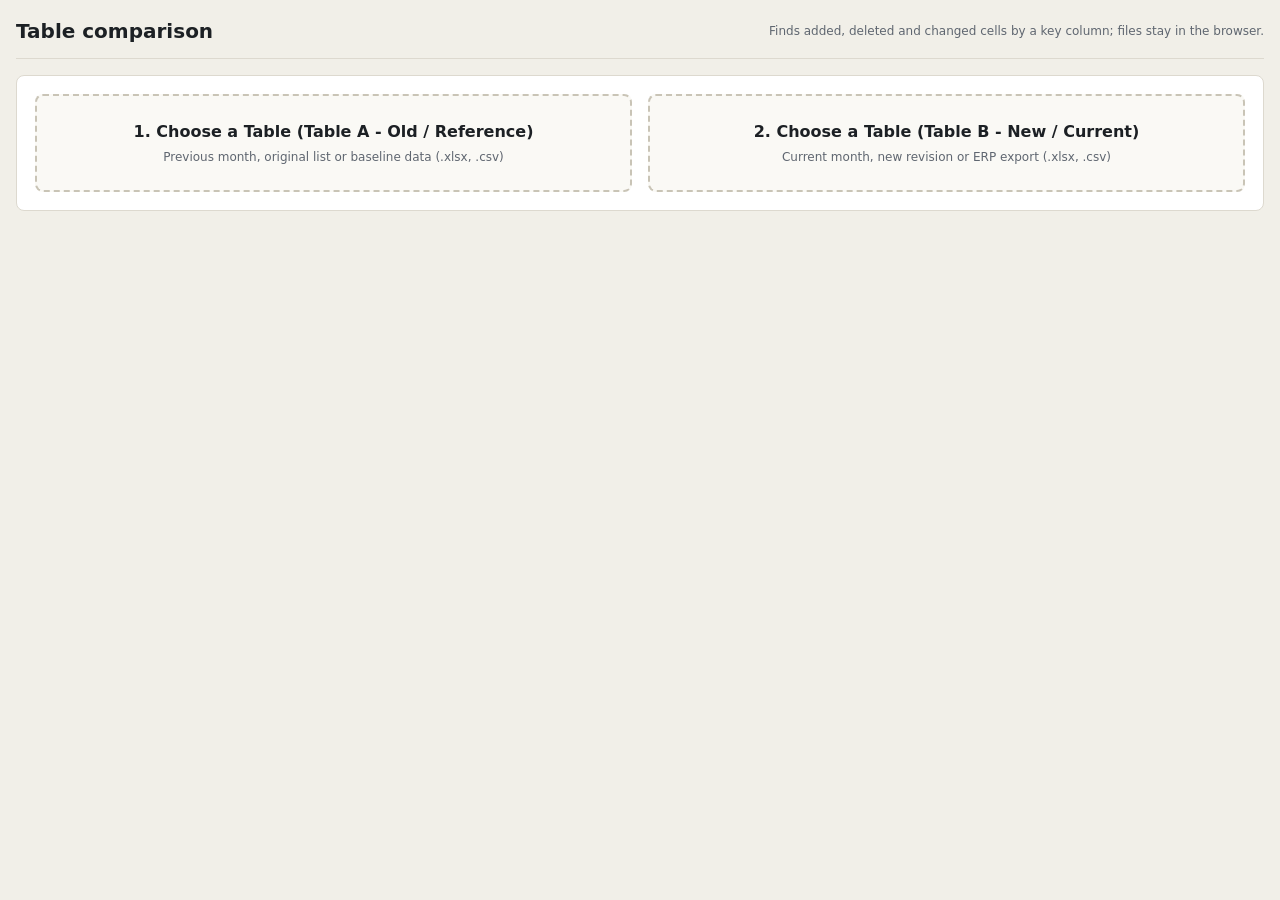
<file: tablo-farki/index.html>
<!DOCTYPE html>
<html lang="tr">
<head>
  <meta charset="UTF-8">
  <meta name="viewport" content="width=device-width, initial-scale=1.0">
  <title>Masko — Hücre Düzeyinde Tablo Karşılaştırıcı (Tabular Diff)</title>
  <link rel="icon" type="image/png" href="../icons/icon-32.png">
  <script src="../tema.js"></script>
  <script src="../dil/en.js"></script>
  <script src="../dil.js"></script>
  <link rel="stylesheet" href="../tokens.css">
  <link rel="stylesheet" href="diff-panel.css">
</head>
<body>
  <div class="diff-app">
    <header class="diff-header">
      <div style="display:flex; align-items:center; gap:10px;">
        <h1>Tablo karşılaştırma</h1>
      </div>
      <div style="font-size:var(--fs-xs); color:var(--ink-muted);">
        Anahtar sütuna göre eklenen, silinen ve değişen hücreleri bulur; dosyalar tarayıcıda kalır.
      </div>
    </header>

    <!-- 1. İKİLİ DOSYA YÜKLEME KARTI -->
    <section class="card" id="inputCard">
      <div class="dual-drop-grid">
        <!-- TABLO A (ESKİ / REFERANS) -->
        <div class="drop-card" id="dropCardA" tabindex="0" role="button">
          <h3 id="labelCardA">1. Tabloyu Seç (Tablo A - Eski / Referans)</h3>
          <p class="drop-card-sub" id="subCardA">Önceki ay, orijinal liste veya taban veri (.xlsx, .csv)</p>
          <input type="file" id="fileInputA" accept=".xlsx,.xls,.csv" hidden>
        </div>

        <!-- TABLO B (YENİ / GÜNCEL) -->
        <div class="drop-card" id="dropCardB" tabindex="0" role="button">
          <h3 id="labelCardB">2. Tabloyu Seç (Tablo B - Yeni / Güncel)</h3>
          <p class="drop-card-sub" id="subCardB">Güncel ay, yeni revizyon veya ERP çıktısı (.xlsx, .csv)</p>
          <input type="file" id="fileInputB" accept=".xlsx,.xls,.csv" hidden>
        </div>
      </div>

      <!-- 2. ANAHTAR SÜTUN VE KIYASLAMA AYARLARI -->
      <div class="config-grid" id="configSection" style="display:none;">
        <div class="key-selector-box">
          <div style="display:flex; justify-content:space-between; align-items:center;">
            <strong style="font-size:var(--fs-sm);">Anahtar sütun(lar)ı seçin</strong>
            <span style="font-size:var(--fs-xs); color:var(--text-muted);">Satırları eşleştirecek tekil kimlik (Örn: Sicil No, Sipariş No)</span>
          </div>
          <div class="key-selector-list" id="keySelectorList" translate="no"></div>
        </div>

        <div style="display:flex; gap:16px; align-items:center; flex-wrap:wrap; font-size:var(--fs-sm);">
          <label style="display:flex; align-items:center; gap:6px; cursor:pointer;">
            <input type="checkbox" id="chkIgnoreCase">
            <span>Büyük / Küçük Harf Duyarsız Karşılaştır</span>
          </label>
          <label style="display:flex; align-items:center; gap:6px; cursor:pointer;">
            <input type="checkbox" id="chkTrim" checked>
            <span>Hücre Başı/Sonu Boşluklarını Yok Say (Trim)</span>
          </label>
          <label style="display:flex; align-items:center; gap:6px; cursor:pointer;" title="İki taraf da sayı olarak okunabiliyorsa 5 = 5.0 kabul edilir. 1.250 gibi belirsiz biçimler ve 007 gibi baştaki sıfırlı kodlar metin olarak kıyaslanır.">
            <input type="checkbox" id="chkNumeric" checked>
            <span>Sayısal Denklik (5 = 5.0)</span>
          </label>
        </div>
      </div>
    </section>

    <!-- 3. SONUÇ VE FARK GÖRÜNÜMÜ KARTI -->
    <section class="card" id="resultSection" style="display:none; flex-direction:column; gap:14px;">
      <div style="display:flex; justify-content:space-between; align-items:center; flex-wrap:wrap; gap:12px;">
        <div class="stats-ribbon">
          <div class="stat-pill added" id="statAdded">+0 Yeni</div>
          <div class="stat-pill deleted" id="statDeleted">-0 Silinen</div>
          <div class="stat-pill modified" id="statModified">~0 Değişen</div>
          <div class="stat-pill unchanged" id="statUnchanged">=0 Değişmeyen</div>
          <div class="stat-pill duplicate" id="statDuplicate" style="display:none;">0 tekrarlı anahtar</div>
          <div class="stat-pill blank-key" id="statBlankKey" style="display:none;">∅ Boş Anahtar</div>
          <div style="font-size:var(--fs-xs); color:var(--ink-muted); font-weight:600;" id="statCells">Toplam 0 hücre değişti</div>
        </div>

        <div style="display:flex; gap:8px;">
          <button class="btn btn-success" id="btnExportXlsx">Excel denetim raporu (.xlsx)</button>
          <button class="btn btn-secondary" id="btnExportCsv">Farkları CSV indir</button>
        </div>
      </div>

      <!-- FİLTRELEME SEKMELERİ -->
      <div style="display:flex; justify-content:space-between; align-items:center; flex-wrap:wrap; gap:8px;">
        <div class="filter-tabs">
          <button class="filter-btn active" data-filter="all">Tüm Satırlar</button>
          <button class="filter-btn" data-filter="diff_only">Sadece Farklar (~ / + / -)</button>
          <button class="filter-btn" data-filter="modified">Değişenler (~)</button>
          <button class="filter-btn" data-filter="added">Eklenenler (+)</button>
          <button class="filter-btn" data-filter="deleted">Silinenler (-)</button>
          <button class="filter-btn" data-filter="duplicate">Tekrarlı anahtar</button>
          <button class="filter-btn" data-filter="blank_key">Boş Anahtar (∅)</button>
        </div>
        <div style="font-size:var(--fs-xs); color:var(--text-muted);">
          İlk 250 satır gösterilmektedir. Tam sonuç için Excel Audit raporunu indirin.
        </div>
      </div>

      <!-- DİNAMİK FARK TABLOSU -->
      <div class="table-diff-wrap" id="tableDiffWrap"></div>
    </section>
  </div>

  <script src="../vendor/xlsx.full.min.js"></script>
  <script src="../csv-io.js"></script>
  <script src="diff-engine.js"></script>
  <script src="diff-ui.js"></script>
</body>
</html>
</file>
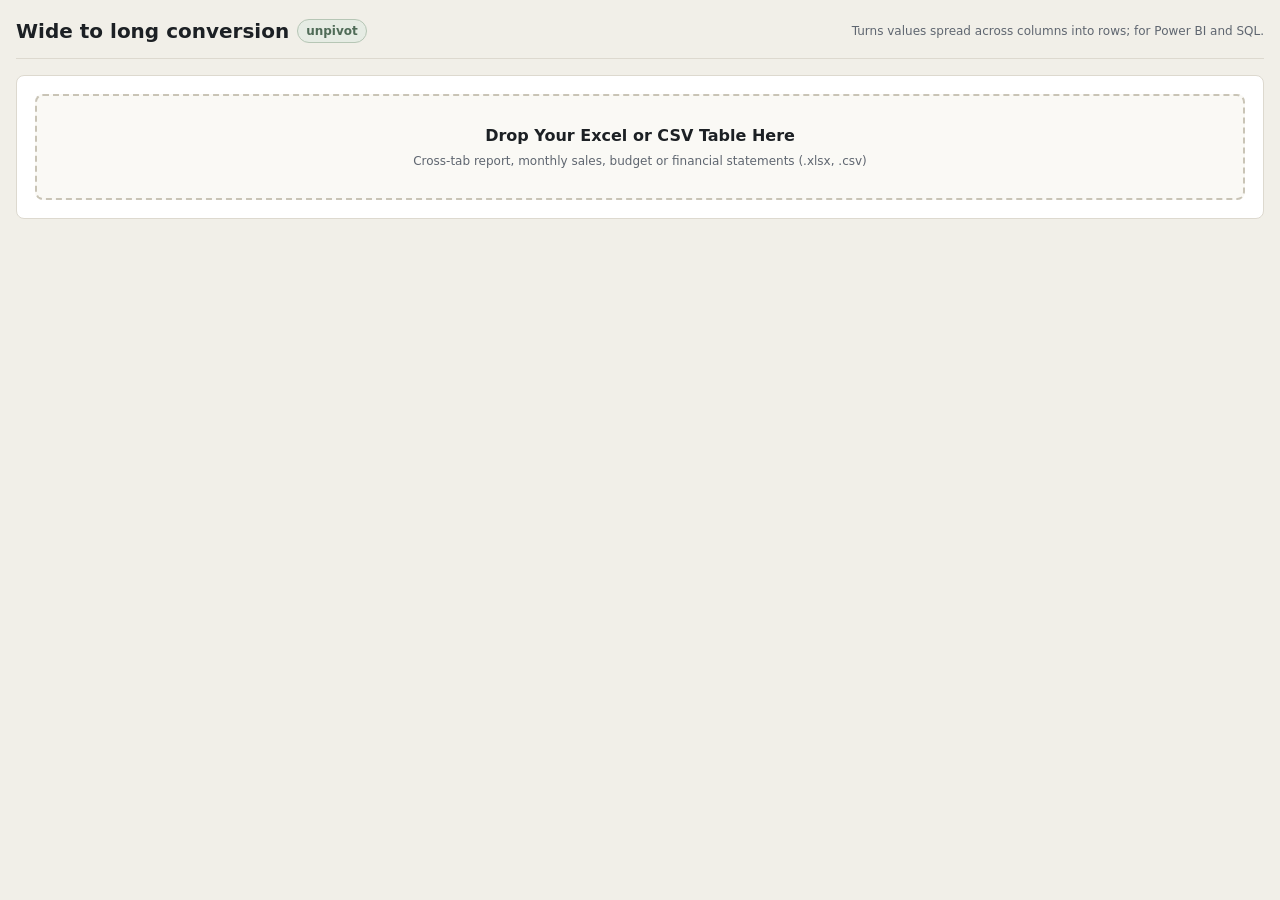
<file: unpivot/index.html>
<!DOCTYPE html>
<html lang="tr">
<head>
  <meta charset="UTF-8">
  <meta name="viewport" content="width=device-width, initial-scale=1.0">
  <title>Masko — Genişten Uzuna Tablo Dönüştürücü (Unpivot / Reverse Pivot)</title>
  <link rel="icon" type="image/png" href="../icons/icon-32.png">
  <script src="../tema.js"></script>
  <script src="../dil/en.js"></script>
  <script src="../dil.js"></script>
  <link rel="stylesheet" href="../tokens.css">
  <link rel="stylesheet" href="unpivot-panel.css">
</head>
<body>
  <div class="unpivot-app">
    <header class="unpivot-header">
      <div style="display:flex; align-items:center; gap:10px;">
        <h1>Genişten uzuna dönüştürme <span class="unpivot-badge">unpivot</span></h1>
      </div>
      <div style="font-size:var(--fs-xs); color:var(--ink-muted);">
        Sütunlara yayılmış değerleri satırlara çevirir; Power BI ve SQL için.
      </div>
    </header>

    <!-- 1. DOSYA YÜKLEME KARTI -->
    <section class="card" id="dropCard">
      <div class="drop-card" id="dropZone">
        <h3 id="labelFileName">Excel veya CSV Tablonu Buraya Bırak</h3>
        <p class="drop-card-sub" id="labelFileMeta">Çapraz rapor, aylık satışlar, bütçe veya mali tablolar (.xlsx, .csv)</p>
        <input type="file" id="fileInput" accept=".xlsx,.xls,.csv" hidden>
      </div>
    </section>

    <!-- 2. SÜTUN VE KURAL SEÇİMİ (Dosya yüklenince açılır) -->
    <section class="card config-section" id="configSection" style="display:none;">
      <h3 style="font-size:var(--fs-md); display:flex; align-items:center; gap:8px;">
        Sütunlar
      </h3>

      <div class="column-selectors-grid">
        <!-- SABİT KALACAK KİMLİK SÜTUNLARI -->
        <div class="col-box">
          <div class="col-box-title">
            <span>Sabit kalacak sütunlar (satır kimlikleri)</span>
            <span style="font-size:var(--fs-xs); color:var(--text-muted);">Örn: Şube, Ürün, Kategori</span>
          </div>
          <div class="col-checkbox-list" id="idColList" translate="no"></div>
        </div>

        <!-- SATIRLARA AÇILACAK DEĞER SÜTUNLARI -->
        <div class="col-box">
          <div class="col-box-title">
            <span>Satırlara açılacak sütunlar</span>
            <span style="font-size:var(--fs-xs); color:var(--text-muted);">Örn: Ocak, Şubat, Mart, 2024...</span>
          </div>
          <div class="col-checkbox-list" id="valColList" translate="no"></div>
        </div>
      </div>

      <!-- ÇIKTI BAŞLIKLARI VE AYARLAR -->
      <div class="settings-bar">
        <div class="input-field">
          <label for="inputAttrName">Dönüşen Sütun Başlığı:</label>
          <input type="text" id="inputAttrName" value="Dönem" placeholder="Örn: Ay, Yıl, Metrik">
        </div>
        <div class="input-field">
          <label for="inputValName">Değer Sütun Başlığı:</label>
          <input type="text" id="inputValName" value="Değer" placeholder="Örn: Tutar, Adet">
        </div>
        <label style="display:flex; align-items:center; gap:6px; font-size:var(--fs-sm); cursor:pointer;">
          <input type="checkbox" id="chkSkipEmpty" checked>
          <span>Boş / Null değerleri atla (Satır tasarrufu)</span>
        </label>
      </div>
    </section>

    <!-- 3. SONUÇ VE ÖNİZLEME KARTI -->
    <section class="card config-section" id="resultSection" style="display:none;">
      <div style="display:flex; justify-content:space-between; align-items:center; flex-wrap:wrap; gap:12px;">
        <div class="stats-bar">
          <div class="stat-chip">
            <span class="val" id="statInRows">0</span>
            <span class="lbl">Girdi Satırı</span>
          </div>
          <div class="stat-chip">
            <span class="val" id="statOutRows">0</span>
            <span class="lbl">Dönüşen Satır</span>
          </div>
          <div class="stat-chip">
            <span class="val" id="statRatio">1x</span>
            <span class="lbl">Veri Çarpanı</span>
          </div>
          <div class="stat-chip">
            <span class="val" id="statSkipped">0</span>
            <span class="lbl">Atlanan Boş Değer</span>
          </div>
        </div>

        <div style="display:flex; gap:8px;">
          <button class="btn btn-success" id="btnExportXlsx">Excel indir (.xlsx)</button>
          <button class="btn btn-secondary" id="btnExportCsv">CSV indir</button>
        </div>
      </div>

      <div class="table-preview-wrap" id="previewTableWrap" translate="no">
        <!-- Önizleme tablosu dinamik doldurulur -->
      </div>
    </section>
  </div>

  <script src="../vendor/xlsx.full.min.js"></script>
  <script src="../csv-io.js"></script>
  <script src="unpivot-engine.js"></script>
  <script src="unpivot-ui.js"></script>
</body>
</html>
</file>
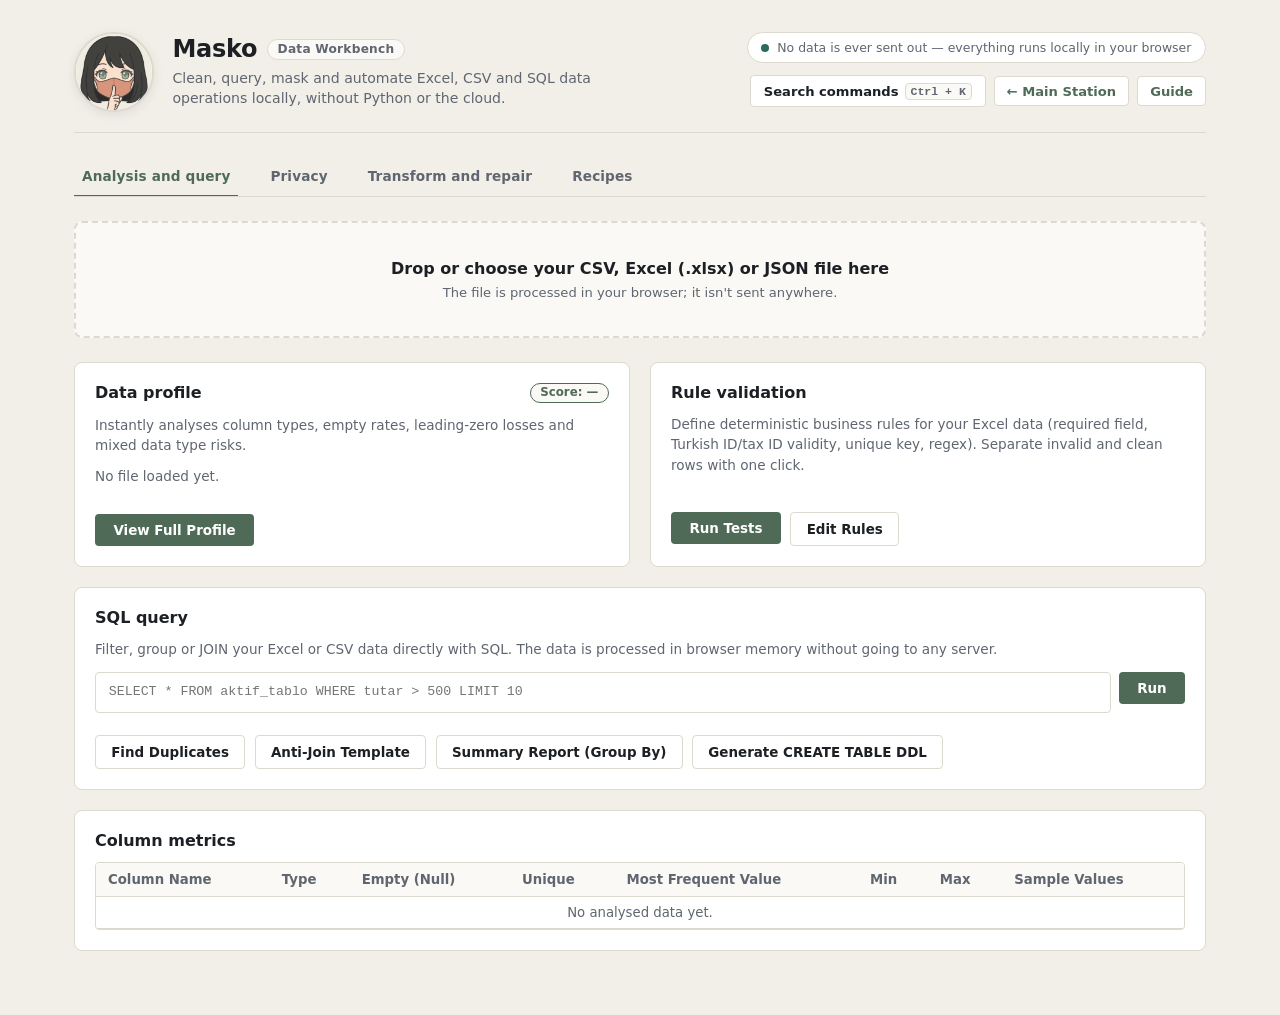
<file: workbench/index.html>
<!doctype html>
<html lang="tr">
<head>
  <meta charset="utf-8">
  <meta name="viewport" content="width=device-width, initial-scale=1">
  <!-- Sıfır ağ yedeği: dosya verisi bir gün yine innerHTML'e sızarsa bile
       <img src=https://...> veya CSS url() dış istek atamasın. Uzantı CSP'si
       görsel/bağlantı kaynaklarını kısıtlamıyor. -->
  <meta http-equiv="Content-Security-Policy" content="default-src 'self'; script-src 'self' 'wasm-unsafe-eval'; style-src 'self' 'unsafe-inline'; img-src 'self' data: blob:; font-src 'self' data:; connect-src 'none'; media-src 'none'; frame-src 'none'; object-src 'none'; base-uri 'none'; form-action 'none'">
  <title>Masko — Veri Tezgâhı</title>
  <script src="embed.js"></script>
  <link rel="icon" type="image/png" href="../icons/icon-32.png">
  <script src="../tema.js"></script>
  <script src="../dil/en.js"></script>
  <script src="../dil.js"></script>
  <link rel="stylesheet" href="../tokens.css">
  <link rel="stylesheet" href="workbench.css">
</head>
<body>

<div class="page">
  <!-- Topbar / Header (Ana Uzantı ile Birebir Aynı) -->
  <header class="topbar">
    <div class="brand">
      <img src="../icons/masko-logo.png" alt="Masko Logo" class="brand-logo" width="80" height="80">
      <div>
        <div class="brand-title-row">
          <h1>Masko</h1>
          <span class="brand-subtitle-badge">Veri Tezgâhı</span>
        </div>
        <p class="tagline">Excel, CSV ve SQL veri operasyonlarını Python veya bulut gerektirmeden yerel olarak temizleyin, sorgulayın, maskeleyin ve otomatikleştirin.</p>
      </div>
    </div>
    
    <div class="header-right">
      <div class="local-badge">
        <span class="dot" aria-hidden="true"></span>
        Hiçbir veri dışarı gönderilmez — tüm işlem tarayıcınızda yerel çalışır
      </div>
      <div class="topbar-actions">
        <button class="btn-search-trigger" id="btnOpenPalette" type="button" title="Komut Paletini Aç (Ctrl + K)">
          Komut ara <kbd>Ctrl + K</kbd>
        </button>
        <a href="../index.html" class="btn-topbar-link">← Ana İstasyon</a>
        <a href="../rehber/index.html" class="btn-topbar-link" target="_blank">Rehber</a>
      </div>
    </div>
  </header>

  <!-- Bölümler işe göre adlandırılır. Çalışan eylemi olmayan PDF bölümü gezinmede yok
       (kalıcı karartma uygulanmadı; bkz. CLAUDE.md §3). PDF işleri ana istasyonda. -->
  <nav class="mode-tabs" role="tablist" aria-label="Veri Tezgâhı bölümleri">
    <button class="mode-tab is-active" data-domain="data" role="tab" type="button">Analiz ve sorgu</button>
    <button class="mode-tab" data-domain="privacy" role="tab" type="button">Gizlilik</button>
    <button class="mode-tab" data-domain="files" role="tab" type="button">Dönüştür ve onar</button>
    <button class="mode-tab" data-domain="workflows" role="tab" type="button">Tarifler</button>
  </nav>

  <!-- Main Content -->
  <main>

    <!-- Unified Drag & Drop Zone -->
    <div class="wb-dropzone" id="wbDropzone">
      <input type="file" id="wbFileInput" accept=".csv,.xlsx,.xls,.tsv,.json" style="display: none;">
      <p>CSV, Excel (.xlsx) veya JSON dosyanızı buraya bırakın ya da seçin</p>
      <span>Dosya tarayıcınızda işlenir; hiçbir yere gönderilmez.</span>
    </div>

    <!-- Active File Control Bar (.tool-launch) -->
    <div id="activeFileBar" class="tool-launch" style="display: none;">
      <div class="tool-launch-copy">
        <strong id="activeFileName" translate="no">dosya.csv</strong>
        <span id="activeFileStats">0 satır × 0 sütun</span>
      </div>
      <div class="action-row" style="margin: 0; padding: 0;">
        <button class="run-btn tool-run" id="btnExportActiveClean" type="button">Excel olarak indir</button>
        <button class="pick-btn" id="btnClearActiveFile" type="button">Dosyayı kapat</button>
      </div>
    </div>

    <!-- Uzun işlemlerde ilerleme; yüklemede durdurulabilir -->
    <div class="wb-durum" id="wbDurum" role="status" aria-live="polite" hidden>
      <span class="wb-durum-metin" id="wbDurumMetin">İşleniyor…</span>
      <div class="wb-durum-cubuk" aria-hidden="true"><div class="wb-durum-dolgu" id="wbDurumDolgu"></div></div>
      <button class="scan-run" id="wbDurumIptal" type="button" hidden>Durdur</button>
    </div>

    <!-- ============================================== -->
    <!-- DOMAIN 1: DATA WORKBENCH (Clean, Profile, SQL) -->
    <!-- ============================================== -->
    <section class="wb-section active" id="sec-data">
      <div class="wb-grid-2">
        
        <!-- Profiler & Health Card -->
        <div class="wb-card">
          <div class="wb-card-title">
            <span>Veri profili</span>
            <span class="badge-pill accent" id="healthScoreBadge">Skor: —</span>
          </div>
          <p class="wb-card-desc">
            Sütun tiplerini, boşluk oranlarını, baştaki sıfır (leading zero) kayıplarını ve karışık veri tipi risklerini anında analiz eder.
          </p>
          <div id="healthAlertsList" style="margin-bottom: 10px;">
            <p style="color: var(--ink-muted); font-size: 0.83rem;">Henüz dosya yüklenmedi. Yukarıdan bir dosya seçin veya sürükleyin.</p>
          </div>
          <div class="action-row">
            <button class="run-btn tool-run" id="btnRunProfiler" type="button">Tam Profili Görüntüle</button>
          </div>
        </div>

        <!-- Data Quality Validator Card -->
        <div class="wb-card">
          <div class="wb-card-title">
            <span>Kural doğrulama</span>
            
          </div>
          <p class="wb-card-desc">
            Excel verinize deterministik iş kuralları tanımlayın (Zorunlu alan, TCKN/VKN geçerliliği, benzersiz anahtar, regex). Hatalı ve temiz satırları tek tıkla ayırın.
          </p>
          <div class="action-row">
            <button class="run-btn tool-run" id="btnRunValidator" type="button">Testleri Çalıştır</button>
            <button class="scan-run" id="btnManageRules" type="button">Kuralları Düzenle</button>
          </div>
        </div>

      </div>

      <!-- Local SQL Studio Card -->
      <div class="wb-card">
        <div class="wb-card-title">
          <span>SQL sorgusu</span>
          
        </div>
        <p class="wb-card-desc">
          Excel veya CSV verinizi doğrudan SQL ile filtreleyin, gruplayın veya JOIN edin. Veri hiçbir sunucuya gitmeden tarayıcı belleğinde işlenir.
        </p>
        <div style="display: flex; gap: 8px; margin-bottom: 10px;">
          <input type="text" id="sqlQueryInput" class="mono-input" placeholder="SELECT * FROM aktif_tablo WHERE tutar > 500 LIMIT 10">
          <button class="run-btn tool-run" id="btnExecuteSql" type="button">Çalıştır</button>
        </div>
        <div class="action-row" style="margin-top: 0; padding-top: 0;">
          <button class="scan-run" id="btnTplDuplicates" type="button">Mükerrerleri Bul</button>
          <button class="scan-run" id="btnTplAntiJoin" type="button">Anti-Join Şablonu</button>
          <button class="scan-run" id="btnTplSummary" type="button">Özet Rapor (Group By)</button>
          <button class="scan-run" id="btnTplDdl" type="button">CREATE TABLE DDL Üret</button>
        </div>
        <div id="sqlResultContainer" style="margin-top: 14px; display: none;">
          <div class="table-wrapper" id="sqlTableWrapper" translate="no"></div>
        </div>
      </div>

      <!-- Sütun Metrikleri Tablosu -->
      <div class="wb-card">
        <div class="wb-card-title">
          <span>Sütun metrikleri</span>
        </div>
        <div class="table-wrapper">
          <table id="columnsMetricsTable">
            <thead>
              <tr>
                <th>Sütun Adı</th>
                <th>Tip</th>
                <th>Boşluk (Null)</th>
                <th>Tekil (Unique)</th>
                <th>En Sık Değer</th>
                <th>Min</th>
                <th>Max</th>
                <th>Örnek Değerler</th>
              </tr>
            </thead>
            <tbody id="columnsMetricsBody">
              <tr>
                <td colspan="8" style="text-align: center; color: var(--ink-muted); padding: 16px;">Henüz analiz edilmiş veri yok.</td>
              </tr>
            </tbody>
          </table>
        </div>
      </div>
    </section>

    <!-- ============================================== -->
    <!-- DOMAIN 2: PRIVACY LAB (Masking, Safe Share)   -->
    <!-- ============================================== -->
    <section class="wb-section" id="sec-privacy">
      <div class="wb-grid-2">
        
        <!-- Safe Share Card -->
        <div class="wb-card">
          <div class="wb-card-title">
            <span>Paylaşım öncesi denetim</span>
            
          </div>
          <p class="wb-card-desc">
            Dosyayı şirket dışına veya ortaklara göndermeden önce tarayın. Gizli sayfaları, yorumları, formül açıklarını ve maskelenmemiş kalıntı PII'ları tespit edin.
          </p>
          <div id="safeShareResults" style="margin-bottom: 12px;"></div>
          <div class="action-row">
            <button class="run-btn reveal-run" id="btnScanSafeShare" type="button">Güvenlik Denetimini Başlat</button>
          </div>
        </div>

        <!-- Join-Preserving Masking Card -->
        <div class="wb-card">
          <div class="wb-card-title">
            <span>İlişkiyi koruyan maskeleme</span>
            <span class="badge-pill warn">Tuzlu HMAC</span>
          </div>
          <p class="wb-card-desc">
            Farklı tablolardaki aynı kayıtlar aynı takma adı alır. Maskeli tablolar kendi aralarında güvenle JOIN edilebilir, ilişkisel bütünlük korunur.
          </p>
          <div style="display: flex; gap: 8px; margin-bottom: 10px;">
            <input type="text" id="maskSaltInput" placeholder="Kurumsal Gizli Tuz (Salt Anahtarı)">
            <button class="run-btn mask-run" id="btnApplyJoinMask" type="button">Maskele</button>
          </div>
          <p class="wb-card-desc">
            Maske Kasası, takma ad ↔ gerçek değer eşlemesini veriden ayrı bir dosyada saklar; maskeli tabloyu daha sonra geri açmanızı sağlar.
            Parola girerseniz kasa AES-256-GCM ile şifrelenir (parolasız kasa gerçek değerleri düz metin içerir).
          </p>
          <div style="display: flex; gap: 8px; margin-bottom: 10px;">
            <input type="password" id="vaultPassword" placeholder="Kasa parolası (en az 8 karakter, önerilir)" autocomplete="new-password">
          </div>
          <div class="action-row">
            <button class="scan-run" id="btnExportVault" type="button" title="Bu oturumda üretilen takma adların kasasını indirir.">Maske kasasını indir (.maskvault.json)</button>
            <button class="scan-run" id="btnImportVault" type="button" title="Kasa dosyasıyla aktif tablodaki takma adları gerçek değerlere çevirir.">Kasadan geri aç</button>
            <input type="file" id="vaultFileInput" accept=".json,application/json" hidden>
          </div>
        </div>

      </div>
    </section>

    <!-- ============================================== -->
    <!-- DOMAIN 3: FILES & RESHAPE                     -->
    <!-- ============================================== -->
    <section class="wb-section" id="sec-files">
      <div class="wb-grid-2">
        
        <!-- CSV Rescue Mode -->
        <div class="wb-card">
          <div class="wb-card-title">
            <span>Bozuk CSV onarımı</span>
            
          </div>
          <p class="wb-card-desc">
            Ayraç uyuşmazlığı, tırnak hataları ve bozuk satırları onarır. Baştaki sıfırları koruyarak Excel uyumlu UTF-8 BOM CSV üretir.
          </p>
          <div class="action-row">
            <button class="run-btn tool-run" id="btnRunCsvRescue" type="button">Bozuk CSV'yi Onar ve İndir</button>
          </div>
        </div>

        <!-- Clipboard Workbench -->
        <div class="wb-card">
          <div class="wb-card-title">
            <span>Panodan tablo</span>
            
          </div>
          <textarea id="clipTextarea" class="mono-input" rows="3" placeholder="Excel'den kopyaladığınız tabloyu buraya yapıştırın (Ctrl + V)..." style="margin-bottom: 10px;"></textarea>
          <div class="action-row">
            <button class="run-btn tool-run" id="btnCleanClipboard" type="button">Temizle & Panoya Kopyala</button>
            <button class="scan-run" id="btnClipToTable" type="button">Tezgâha Aktar</button>
          </div>
        </div>

        <!-- Advanced Shape Transforms -->
        <div class="wb-card">
          <div class="wb-card-title">
            <span>Tablo şekli: pivot, patlat, JSON düzleştir</span>
          </div>
          <p class="wb-card-desc">
            Çapraz matris tabloları oluşturun (Pivot), virgüllü hücreleri satırlara patlatın (Explode), iç içe JSON nesnelerini düzleştirin veya boşlukları doldurun (Fill Down).
          </p>
          <div class="action-row">
            <button class="scan-run" id="btnOpenPivot" type="button">Pivot Tablo</button>
            <button class="scan-run" id="btnExplodeCol" type="button">Hücre Patlat (Explode)</button>
            <button class="run-btn tool-run" id="btnFlattenJson" type="button">JSON Flatten</button>
            <button class="scan-run" id="btnFillDown" type="button">Boşluk Doldur (Fill Down)</button>
          </div>
        </div>

        <!-- Deep Inspector & Synthetic -->
        <div class="wb-card">
          <div class="wb-card-title">
            <span>Sentetik veri ve Excel temizliği</span>
          </div>
          <p class="wb-card-desc">
            Gerçek verinin şemasından test verisi üretin, Excel dosyasının gizli şişkinliklerini denetleyin, boş satır kuyruğunu kırpın veya formülleri statik değerlere çevirin.
          </p>
          <div class="action-row">
            <button class="run-btn tool-run" id="btnGenSynthetic" type="button">Sentetik Test Verisi Üret</button>
            <button class="scan-run" id="btnInspectDeep" type="button">Excel Röntgeni Çek</button>
            <button class="pick-btn reveal" id="btnTrimUsedRange" type="button" title="Arkadaki boş biçimlendirilmiş satırları ve sütunları kırpar">Boş satırları kırp</button>
            <button class="pick-btn warn" id="btnStripFormulas" type="button" title="Formülleri statik değerlere çevirir, dış bağlantıları temizler">Formülleri dondur</button>
          </div>
        </div>

      </div>
    </section>

    <!-- PDF işleri ana istasyondaki "PDF" aracındadır; kalıcı karartma henüz yok (CLAUDE.md §3). -->

    <!-- ============================================== -->
    <!-- DOMAIN 5: WORKFLOWS & RECIPES (Automate & Batch) -->
    <!-- ============================================== -->
    <section class="wb-section" id="sec-workflows">
      <div class="wb-card">
        <div class="wb-card-title">
          <span>İşlem tarifi</span>
          <div class="action-row" style="margin: 0; padding: 0;">
            <button class="scan-run" id="btnRecipeUndo" type="button" title="Geri Al (Undo)">Geri al</button>
            <button class="scan-run" id="btnRecipeRedo" type="button" title="İleri Al (Redo)">Yinele</button>
          </div>
        </div>
        <p class="wb-card-desc">
          Verisiz işlem adımlarını sırayla ekleyin. İstediğiniz adıma geri dönebilir, tarifinizi JSON olarak dışa aktarabilir ve her ay tekrar kullanabilirsiniz.
        </p>
        
        <!-- Step History Timeline List -->
        <div id="recipeStepsList" class="recipe-history">
          <p style="color: var(--ink-muted); font-size: 0.83rem;">Henüz işlem adımı eklenmedi.</p>
        </div>

        <div class="action-row">
          <button class="scan-run" id="btnAddStepNormalize" type="button">Başlıkları Normalize Et</button>
          <button class="scan-run" id="btnAddStepDedupe" type="button">Tekilleştir</button>
          <button class="scan-run" id="btnAddStepMask" type="button">Maskele</button>
          <button class="run-btn tool-run" id="btnExportRecipeJson" type="button">Tarifi indir (.json)</button>
          <button class="pick-btn warn" id="btnExportRunManifest" type="button" title="Bu işlem oturumu için doğrulanabilir Sıfır-PII denetim manifestosu üretir">İşlem kaydı (.run.json)</button>
          <button class="scan-run" id="btnImportRecipeJson" type="button">Tarif yükle</button>
        </div>
      </div>
    </section>

  </main>
</div>

<!-- Global Command Palette Modal (Ctrl + K) -->
<div class="palette-backdrop" id="paletteBackdrop">
  <div class="palette-box">
    <div class="palette-input-wrap">
      <input type="text" id="paletteInput" placeholder="Bir işlem, araç veya komut arayın (Örn: profil, sql, test, maskele)..." autocomplete="off">
      <kbd>ESC</kbd>
    </div>
    <div class="palette-list" id="paletteList"></div>
  </div>
</div>

<!-- Motorlar sayfada değil, tezgah-worker.js iş parçacığında yüklenir: tablo ve
     hesaplama oradadır, sayfa hiçbir işlemde donmaz. -->
<script src="command-palette.js"></script>
<script src="workbench-ui.js"></script>
</body>
</html>
</file>
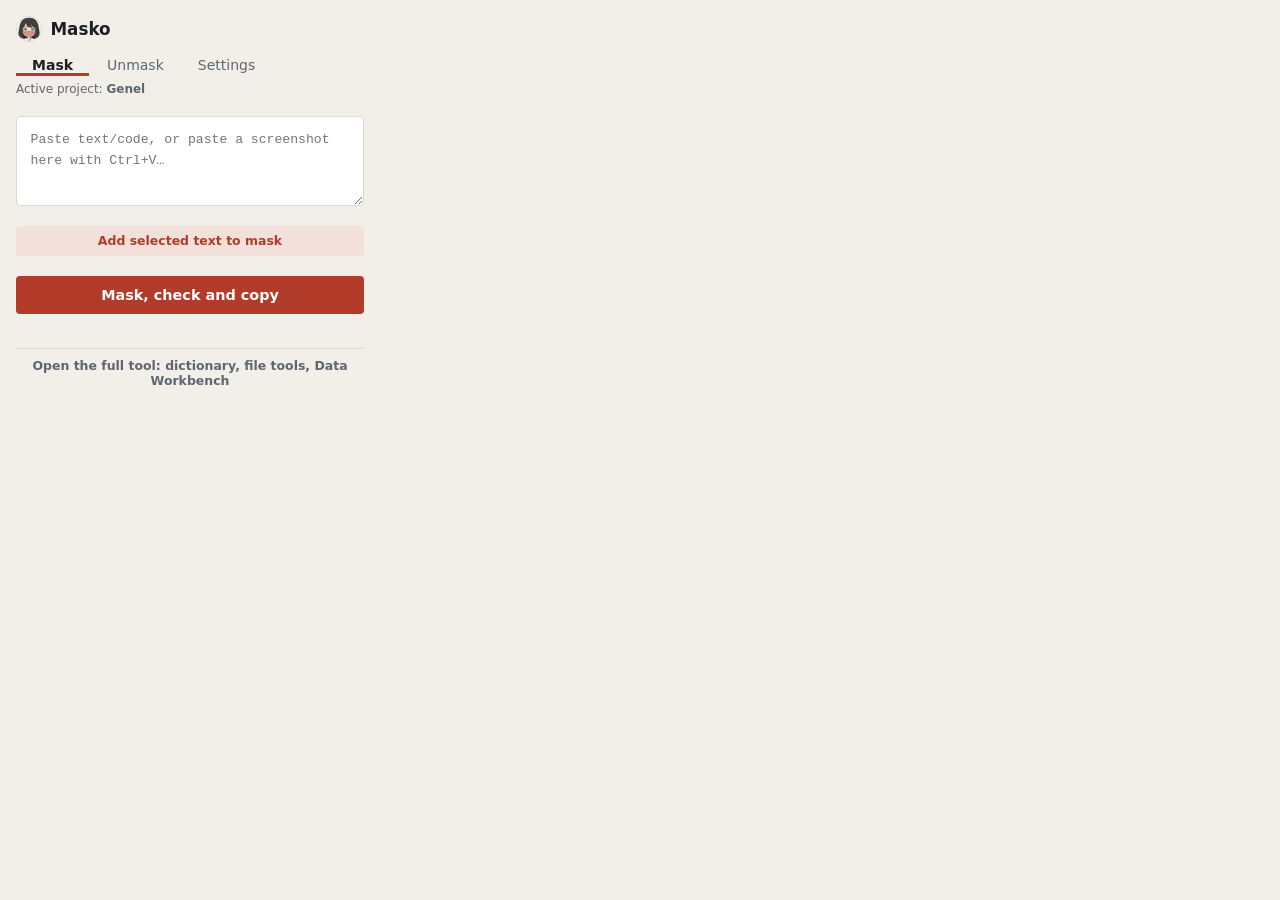
<file: popup.html>
<!doctype html>
<html lang="tr">
<head>
<meta charset="utf-8">
<title>Masko — Hızlı</title>
<link rel="icon" type="image/png" href="icons/icon-32.png">
<script src="tema.js"></script>
  <script src="dil/en.js"></script>
  <script src="dil.js"></script>
<link rel="stylesheet" href="tokens.css">
<link rel="stylesheet" href="index.css">
<link rel="stylesheet" href="popup.css">
</head>
<body>

<div class="popup">
  <header class="popup-head">
    <div class="popup-title">
      <img src="icons/icon-32.png" alt="Masko" class="popup-logo" width="24" height="24">
      <h1>Masko</h1>
    </div>
    <span class="ocr-status" id="ocrStatus" hidden></span>
  </header>

  <nav class="mode-tabs popup-tabs" role="tablist">
    <button class="mode-tab is-active" data-mode="mask" role="tab" aria-selected="true" type="button">Maskele</button>
    <button class="mode-tab" data-mode="unmask" role="tab" aria-selected="false" type="button">Geri Aç</button>
    <button class="mode-tab" data-mode="settings" role="tab" aria-selected="false" type="button">Ayarlar</button>
  </nav>

  <section class="mode-panel" data-panel="mask">
    <div class="workspace-hint">Aktif proje: <strong id="popWorkspaceName" translate="no">Genel</strong></div>
    <textarea id="popMaskInput" spellcheck="false" placeholder="Metin/kod yapıştırın ya da bir ekran görüntüsünü Ctrl+V ile buraya yapıştırın…"></textarea>
    <button class="pick-btn popup-pick" id="popAddSelection" type="button">Seçili metni maskeye ekle</button>
    <button class="run-btn mask-run popup-primary" id="popMaskBtn" type="button">Maskele, kontrol et ve kopyala</button>
    <div class="summary-chips" id="popSummary"></div>
    <div class="popup-output-wrap" id="popOutputWrap" translate="no" hidden>
      <div class="popup-output-head">
        <label for="popMaskOutput">Maskeli çıktı</label>
        <button class="copy-btn" id="popCopyOutput" type="button">Kopyala</button>
      </div>
      <textarea id="popMaskOutput" readonly spellcheck="false"></textarea>
    </div>
  </section>

  <section class="mode-panel" data-panel="unmask" hidden>
    <textarea id="popUnmaskInput" spellcheck="false" placeholder="AI'nın verdiği, placeholder içeren cevabı buraya yapıştırın…"></textarea>
    <button class="run-btn unmask-run popup-primary" id="popUnmaskBtn" type="button">Geri Aç ve Kopyala</button>
    <div class="popup-output-wrap" id="popUnmaskOutputWrap" translate="no" hidden>
      <div class="popup-output-head">
        <label for="popUnmaskOutput">Son hâli</label>
        <button class="copy-btn" id="popCopyUnmaskOutput" type="button">Kopyala</button>
      </div>
      <textarea id="popUnmaskOutput" readonly spellcheck="false"></textarea>
    </div>
  </section>

    <section class="mode-panel" data-panel="settings" hidden>
    <div class="settings-group">
      <h3 class="settings-title">Siteler</h3>
      <p class="settings-hint">Hangi AI sitelerinde butonların aktif olacağını yönetin. Kapattığınız sitede buton ve uyarılar açık sekmelerde de hemen kapanır. Site erişim izni uzantının kurulum izinlerinin parçasıdır; buradan kaldırılamaz.</p>
      <div class="site-toggle-list">
        <label class="site-toggle-item">
          <input type="checkbox" id="permChatgpt" checked data-domain="chatgpt.com" data-origins="https://chatgpt.com/*,https://chat.openai.com/*">
          <span>ChatGPT (chatgpt.com)</span>
        </label>
        <label class="site-toggle-item">
          <input type="checkbox" id="permClaude" checked data-domain="claude.ai" data-origins="https://claude.ai/*">
          <span>Claude (claude.ai)</span>
        </label>
        <label class="site-toggle-item">
          <input type="checkbox" id="permGemini" checked data-domain="gemini.google.com" data-origins="https://gemini.google.com/*">
          <span>Google Gemini (gemini.google.com)</span>
        </label>
        <label class="site-toggle-item">
          <input type="checkbox" id="permAistudio" checked data-domain="aistudio.google.com" data-origins="https://aistudio.google.com/*">
          <span>Google AI Studio (aistudio.google.com)</span>
        </label>
      </div>
    </div>

    <div class="settings-group">
      <h3 class="settings-title">Görünüm</h3>
      <p class="settings-hint">Masko'nun bütün sayfaları için geçerlidir. "Sistem" bilgisayarın açık/koyu ayarını izler.</p>
      <div class="tema-secici" role="radiogroup" aria-label="Görünüm" data-tema-secici>
        <button type="button" role="radio" data-tema="system">Sistem</button>
        <button type="button" role="radio" data-tema="light">Açık</button>
        <button type="button" role="radio" data-tema="dark">Koyu</button>
      </div>
    </div>

    <div class="settings-group">
      <h3 class="settings-title">Dil</h3>
      <p class="settings-hint">Arayüz dili. Masko'nun bütün sayfaları için geçerlidir.</p>
      <div class="tema-secici dil-secici" role="radiogroup" aria-label="Dil / Language" data-dil-secici translate="no">
        <button type="button" role="radio" data-dil="tr" lang="tr">Türkçe</button>
        <button type="button" role="radio" data-dil="en" lang="en">English</button>
      </div>
    </div>

    <div class="settings-group">
      <h3 class="settings-title">Yapıştırırken maskele</h3>
      <p class="settings-hint">Hassas veri içeren bir metni AI sitesine yapıştırdığınızda (Ctrl+V ya da sürükle-bırak) metin siteye ulaşmadan tarayıcınızda maskelenir; kutuya yalnızca [TCKN_1] gibi maskeli hâli yazılır. Site ham veriyi hiçbir aşamada görmez. Klavyeyle yazdığınız veri ise yazarken sitenin koduna görünür; onun için aşağıdaki gönderim uyarısı devrededir.</p>
      <label class="site-toggle-item">
        <input type="checkbox" id="pasteGuardToggle" checked>
        <span>Yapıştırılan hassas veriyi otomatik maskele</span>
      </label>
    </div>

    <div class="settings-group">
      <h3 class="settings-title">Gönderim öncesi uyarı</h3>
      <p class="settings-hint">Yazarken kutuda maskelenmemiş TCKN, kart, şifre gibi hassas veriler kaldığında düğmede bir uyarı işareti gösterir. Böyle bir metinle Enter'a veya Gönder'e bastığınızda ilk basışı durdurup uyarır; aynı metinle tekrar basarsanız mesaj olduğu gibi gönderilir.</p>
      <label class="site-toggle-item">
        <input type="checkbox" id="preflightToggle" checked>
        <span>Gönderim öncesi uyarıyı etkinleştir</span>
      </label>
    </div>
    <div id="settingsFeedback" class="settings-feedback" hidden></div>
  </section>

  <button class="popup-full-link" id="openFull" type="button">Tam aracı aç: sözlük, dosya işleri, Veri Tezgâhı</button>
</div>

<script src="tesseract/tesseract.min.js"></script>
<script src="type-catalog.js"></script>
<script src="mask-engine.js"></script>
<script src="glossary-store.js"></script>
<script src="popup.js"></script>
</body>
</html>
</file>
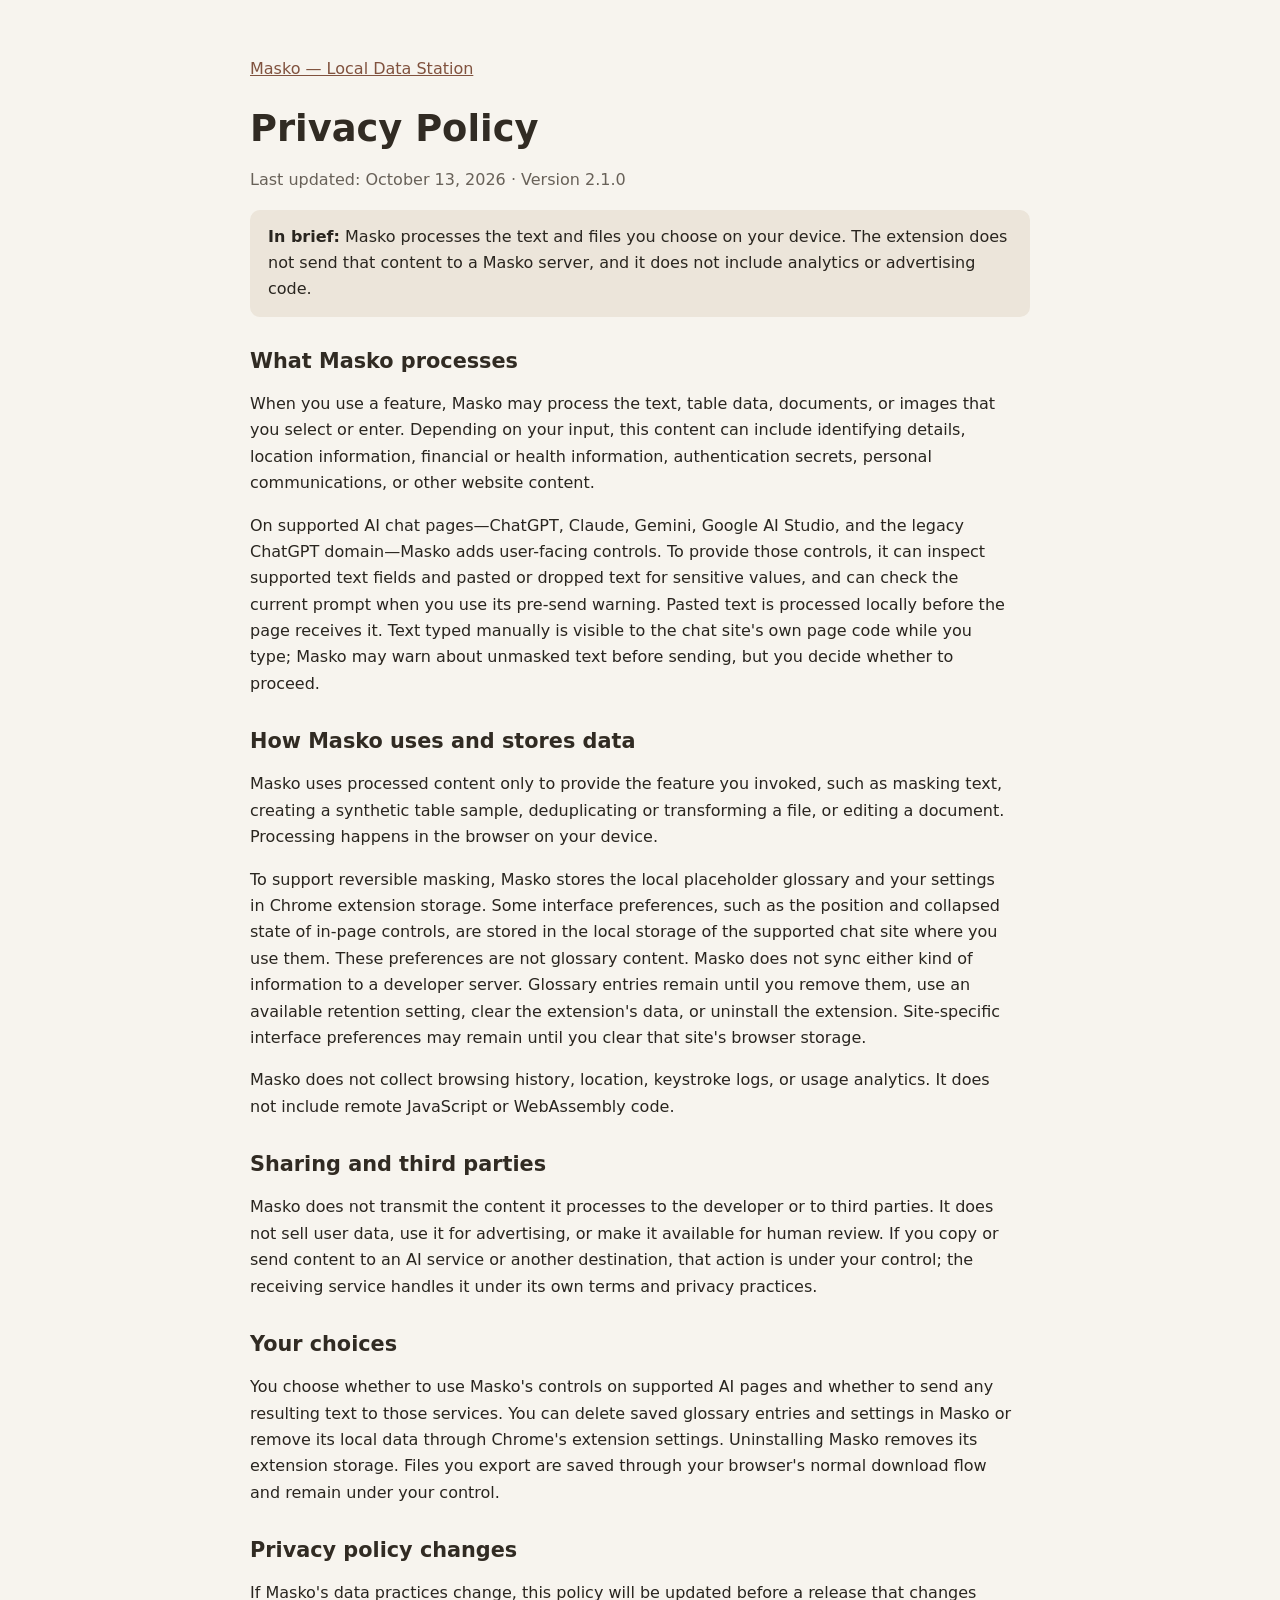
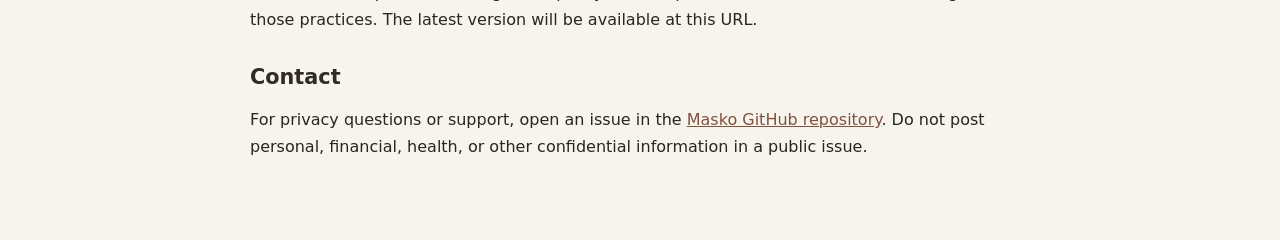
<file: docs/privacy.html>
<!doctype html>
<html lang="en">
<head>
  <meta charset="utf-8">
  <meta name="viewport" content="width=device-width, initial-scale=1">
  <meta name="color-scheme" content="light dark">
  <title>Masko Privacy Policy</title>
  <style>
    :root{font:16px/1.65 system-ui,-apple-system,"Segoe UI",sans-serif;color:#29251f;background:#f7f4ee}
    body{max-width:780px;margin:0 auto;padding:40px 22px 64px}
    h1,h2{line-height:1.2;color:#312b23}h1{font-size:2.3rem;margin-bottom:.3rem}
    h2{font-size:1.3rem;margin-top:2rem}p,li{max-width:75ch}a{color:#80523e}
    .date{color:#686158}.notice{padding:14px 18px;background:#ece5da;border-radius:10px}
    @media(prefers-color-scheme:dark){:root{color:#eee8df;background:#211f1c}h1,h2{color:#fff7eb}.date{color:#c5baaa}.notice{background:#332f29}a{color:#e4af8b}}
  </style>
</head>
<body>
  <main>
    <p><a href="./">Masko — Local Data Station</a></p>
    <h1>Privacy Policy</h1>
    <p class="date">Last updated: October 13, 2026 · Version 2.1.0</p>

    <p class="notice"><strong>In brief:</strong> Masko processes the text and files you choose on your device. The extension does not send that content to a Masko server, and it does not include analytics or advertising code.</p>

    <h2>What Masko processes</h2>
    <p>When you use a feature, Masko may process the text, table data, documents, or images that you select or enter. Depending on your input, this content can include identifying details, location information, financial or health information, authentication secrets, personal communications, or other website content.</p>
    <p>On supported AI chat pages—ChatGPT, Claude, Gemini, Google AI Studio, and the legacy ChatGPT domain—Masko adds user-facing controls. To provide those controls, it can inspect supported text fields and pasted or dropped text for sensitive values, and can check the current prompt when you use its pre-send warning. Pasted text is processed locally before the page receives it. Text typed manually is visible to the chat site's own page code while you type; Masko may warn about unmasked text before sending, but you decide whether to proceed.</p>

    <h2>How Masko uses and stores data</h2>
    <p>Masko uses processed content only to provide the feature you invoked, such as masking text, creating a synthetic table sample, deduplicating or transforming a file, or editing a document. Processing happens in the browser on your device.</p>
    <p>To support reversible masking, Masko stores the local placeholder glossary and your settings in Chrome extension storage. Some interface preferences, such as the position and collapsed state of in-page controls, are stored in the local storage of the supported chat site where you use them. These preferences are not glossary content. Masko does not sync either kind of information to a developer server. Glossary entries remain until you remove them, use an available retention setting, clear the extension's data, or uninstall the extension. Site-specific interface preferences may remain until you clear that site's browser storage.</p>
    <p>Masko does not collect browsing history, location, keystroke logs, or usage analytics. It does not include remote JavaScript or WebAssembly code.</p>

    <h2>Sharing and third parties</h2>
    <p>Masko does not transmit the content it processes to the developer or to third parties. It does not sell user data, use it for advertising, or make it available for human review. If you copy or send content to an AI service or another destination, that action is under your control; the receiving service handles it under its own terms and privacy practices.</p>

    <h2>Your choices</h2>
    <p>You choose whether to use Masko's controls on supported AI pages and whether to send any resulting text to those services. You can delete saved glossary entries and settings in Masko or remove its local data through Chrome's extension settings. Uninstalling Masko removes its extension storage. Files you export are saved through your browser's normal download flow and remain under your control.</p>

    <h2>Privacy policy changes</h2>
    <p>If Masko's data practices change, this policy will be updated before a release that changes those practices. The latest version will be available at this URL.</p>

    <h2>Contact</h2>
    <p>For privacy questions or support, open an issue in the <a href="https://github.com/AydanGelenYolcu/masko-local-data-station/issues">Masko GitHub repository</a>. Do not post personal, financial, health, or other confidential information in a public issue.</p>
  </main>
</body>
</html>
</file>
<file: tokens.css>
/* =====================================================
   MASKO — ORTAK TASARIM TOKENLARI
   Bütün sayfalar (ana istasyon, popup, araç panelleri, Veri Tezgâhı,
   rehber) bu dosyayı kendi CSS'inden ÖNCE yükler. Renk, köşe ve ölçü
   burada tanımlanır; sayfa CSS'leri yeni renk üretmez, bu adları kullanır.

   Renk anlamı logodan gelir (bkz. context/TASARIM.md):
     terracotta (--mask)   = gizlendi, maskele eylemi, silme/tehlike
     yeşil      (--reveal) = geri açıldı, yerelde güvende, onay
     adaçayı    (--tool)   = nötr araç eylemi (dosya araçlarının birincil düğmesi)
     kehribar   (--warn)   = gözden geçir
   Mavi, cyan, mor yok. Yeni bir renk gerekiyorsa önce buraya ve
   context/TASARIM.md'ye eklenir.
   ===================================================== */

:root {
  color-scheme: light dark;

  /* ---- Zemin ve yüzeyler (sıcak kâğıt) ---- */
  --bg:            #f1efe8;
  --surface:       #ffffff;
  --surface-alt:   #faf9f5;
  --surface-hover: #f4f2ec;
  --row-stripe:    #fcfbf8;

  /* ---- Kenarlıklar ---- */
  --rule:         #ddd9cf;  /* yalnız ayırıcı; kontrol kenarında kullanma */
  --rule-strong:  #c9c4b6;  /* kart ve tablo başlığı kenarı */
  --rule-control: #8d8678;  /* input/checkbox kenarı (WCAG 1.4.11) */

  /* ---- Metin (logodaki kömür kontur) ---- */
  --ink:          #1c2024;
  --ink-muted:    #5f6670;
  --ink-faint:    #8a9099;  /* yalnız devre dışı öğeler */
  --ink-on-fill:  #ffffff;  /* adaçayı/yeşil/terracotta dolgu üstündeki metin */

  /* ---- Maske: terracotta ---- */
  --mask:       #b23b2a;
  --mask-hover: #94301f;
  --mask-ink:   #ffffff;
  --mask-soft:  #f3e0da;
  --mask-border:#e2bdb1;

  /* ---- Geri açma / güvende: yeşil ---- */
  --reveal:       #2c6b5e;
  --reveal-hover: #225449;
  --reveal-ink:   #ffffff;
  --reveal-soft:  #dfeae5;
  --reveal-border:#b3cfc4;

  /* ---- Nötr araç eylemi: adaçayı ---- */
  --tool:        #4f6b57;
  --tool-hover:  #3e5645;
  --tool-ink:    #ffffff;
  --tool-soft:   #e6ece4;
  --tool-border: #b6c6b5;

  /* ---- Gözden geçir: kehribar ---- */
  --warn:        #7a5309;
  --warn-soft:   #f2e6cf;
  --warn-border: #dcc69a;

  /* ---- Eski adlar: sayfa CSS'lerinin kullandığı takma adlar ---- */
  --accent:        var(--tool);
  --accent-hover:  var(--tool-hover);
  --accent-bright: var(--tool);
  --accent-soft:   var(--tool-soft);
  --accent-border: var(--tool-border);
  --tool-accent:   var(--tool);
  --ok:            var(--reveal);
  --ok-hover:      var(--reveal-hover);
  --ok-soft:       var(--reveal-soft);
  --ok-border:     var(--reveal-border);
  --danger:        var(--mask);
  --danger-hover:  var(--mask-hover);
  --danger-soft:   var(--mask-soft);
  --danger-border: var(--mask-border);
  --conf-warn:     var(--warn);
  --focus:         var(--reveal);

  /* ---- Tipografi ---- */
  --font-ui:   system-ui, -apple-system, 'Segoe UI', Roboto, sans-serif;
  --font-mono: 'SFMono-Regular', Consolas, 'Liberation Mono', Menlo, monospace;
  --fs-2xs: 11px;
  --fs-xs:  12px;
  --fs-sm:  13px;
  --fs-md:  14px;
  --fs-lg:  16px;
  --fs-xl:  20px;
  --fs-2xl: 24px;

  /* ---- Ölçüler (4 px tabanlı) ---- */
  --sp-1: 4px;  --sp-2: 8px;  --sp-3: 12px;
  --sp-4: 16px; --sp-5: 24px; --sp-6: 32px; --sp-7: 48px;

  /* ---- Köşeler: kontrol 4, panel 8, yalnız durum etiketi tam yuvarlak ---- */
  --r-sm:   4px;
  --r-md:   4px;
  --r-lg:   8px;
  --r-full: 999px;

  /* ---- Derinlik: düz; gölge yalnız üstte açılan katmanlarda ---- */
  --shadow-xs:  none;
  --shadow-sm:  0 1px 2px rgba(28,32,36,0.06);
  --shadow-md:  0 4px 12px -2px rgba(28,32,36,0.12);
  --shadow-top: 0 -1px 3px rgba(28,32,36,0.07);

  --h-control:  32px;
  --h-icon-btn: 28px;
  --h-row:      32px;  /* kitle-tekillestirme/dedup-ui.js ROW_HEIGHT ile aynı kalmalı */
}

/* Seçilen görünüm (tema.js) form denetimlerine ve kaydırma çubuklarına da yansır. */
:root[data-theme="light"] { color-scheme: light; }
:root[data-theme="dark"] { color-scheme: dark; }

@media (prefers-color-scheme: dark) {
  :root:not([data-theme="light"]) {
    --bg:#14171b; --surface:#1b1f24; --surface-alt:#20252b;
    --surface-hover:#282e35; --row-stripe:#1e2227;
    --rule:#2f353c; --rule-strong:#4a525b; --rule-control:#89939e;
    --ink:#e9e6df; --ink-muted:#b2bac2; --ink-faint:#7d858e;
    --ink-on-fill:#141a16;
    --mask:#e2705d; --mask-hover:#f39380; --mask-ink:#1a0e0c; --mask-soft:#3a231f; --mask-border:#784337;
    --reveal:#6fb3a2; --reveal-hover:#93c9ba; --reveal-ink:#0d1a17; --reveal-soft:#1f312d; --reveal-border:#3e6a5f;
    --tool:#a5c2aa; --tool-hover:#c0d6c3; --tool-ink:#141a16; --tool-soft:#232c26; --tool-border:#4a5f4f;
    --warn:#d8ad6a; --warn-soft:#332a18; --warn-border:#765d35;
    --shadow-sm: 0 1px 2px rgba(0,0,0,0.3);
    --shadow-md: 0 4px 14px -2px rgba(0,0,0,0.45);
  }
}
:root[data-theme="dark"] {
  --bg:#14171b; --surface:#1b1f24; --surface-alt:#20252b;
  --surface-hover:#282e35; --row-stripe:#1e2227;
  --rule:#2f353c; --rule-strong:#4a525b; --rule-control:#89939e;
  --ink:#e9e6df; --ink-muted:#b2bac2; --ink-faint:#7d858e;
  --ink-on-fill:#141a16;
  --mask:#e2705d; --mask-hover:#f39380; --mask-ink:#1a0e0c; --mask-soft:#3a231f; --mask-border:#784337;
  --reveal:#6fb3a2; --reveal-hover:#93c9ba; --reveal-ink:#0d1a17; --reveal-soft:#1f312d; --reveal-border:#3e6a5f;
  --tool:#a5c2aa; --tool-hover:#c0d6c3; --tool-ink:#141a16; --tool-soft:#232c26; --tool-border:#4a5f4f;
  --warn:#d8ad6a; --warn-soft:#332a18; --warn-border:#765d35;
  --shadow-sm: 0 1px 2px rgba(0,0,0,0.3);
  --shadow-md: 0 4px 14px -2px rgba(0,0,0,0.45);
}
</file>
<file: index.css>
/* Renk, köşe ve ölçü tokenları: tokens.css (bu dosyadan önce yüklenir). */
*{box-sizing:border-box;}
[hidden]{display:none !important;}
@media (prefers-reduced-motion: reduce){
  *{transition:none !important; animation:none !important;}
}

html, body{margin:0; padding:0;}
body{
  background:var(--bg);
  color:var(--ink);
  font-family:var(--font-ui);
  -webkit-font-smoothing:antialiased;
}

.page{
  max-width:1120px;
  margin:0 auto;
  padding:2rem 2rem 4rem;
  display:flex;
  flex-direction:column;
  gap:1.5rem;
}

/* ---------- Üst çubuk: marka, ana sekmeler, görünüm ---------- */
.topbar{
  background:var(--bg);
  border-bottom:1px solid var(--rule-strong);
}
.topbar-ic{
  max-width:1120px;
  margin:0 auto;
  padding:0 2rem;
  min-height:60px;
  display:flex;
  align-items:stretch;
  gap:var(--sp-5);
}
.brand{display:flex; align-items:center; gap:var(--sp-3); flex:none;}
.brand-logo{
  width:40px; height:40px; flex:none; border-radius:50%;
  border:1px solid var(--rule-strong);
  object-fit:cover;
  background:var(--surface);
}
.brand-ad{margin:0; font-size:var(--fs-lg); font-weight:700;}
.brand-subtitle-badge{
  font-size:var(--fs-xs);
  font-weight:600;
  line-height:1.4;
  color:var(--ink-muted);
  background:var(--surface);
  border:1px solid var(--rule-strong);
  border-radius:var(--r-full);
  padding:2px 10px;
  white-space:nowrap;
}
.main-nav{display:flex; align-items:stretch; flex:1 1 auto; min-width:0;}
.topbar-right{display:flex; align-items:center; gap:var(--sp-3); flex:none;}
.info-btn{
  width:var(--h-icon-btn); height:var(--h-icon-btn);
  border-radius:var(--r-sm);
  border:1px solid var(--rule-control);
  background:var(--surface);
  color:var(--ink-muted);
  font:700 var(--fs-sm) var(--font-ui);
  line-height:1;
  cursor:pointer;
  display:inline-flex; align-items:center; justify-content:center;
  padding:0;
}
.info-btn:hover{color:var(--ink); border-color:var(--ink-muted);}
.info-btn:focus-visible{outline:2px solid var(--focus); outline-offset:2px;}
/* Görünüm seçici (tema.js). */
.tema-secici{
  display:inline-flex; padding:2px; gap:2px;
  background:var(--surface); border:1px solid var(--rule-strong); border-radius:var(--r-md);
}
.tema-secici button{
  font:500 var(--fs-xs) var(--font-ui); color:var(--ink-muted);
  background:transparent; border:1px solid transparent; border-radius:var(--r-sm);
  height:26px; padding:0 10px; cursor:pointer;
}
.tema-secici button:hover{color:var(--ink);}
.tema-secici button[aria-checked="true"]{font-weight:700; background:var(--tool-soft); color:var(--ink); border-color:var(--tool-border);}
.tema-secici button:focus-visible{outline:2px solid var(--focus); outline-offset:1px;}

/* Gizlilik sözü küçük bir hap değil: her sekmede görünen tek satır. */
.guvence-bandi{
  margin:0;
  min-height:40px;
  padding:var(--sp-2) var(--sp-4);
  display:flex; align-items:center; justify-content:center; gap:var(--sp-3);
  background:var(--reveal-soft);
  color:var(--reveal);
  border-bottom:1px solid var(--reveal-border);
  font-size:var(--fs-sm);
  font-weight:600;
  text-align:center;
}
.guvence-bandi svg{flex:none;}

/* Ana sekmeler çubuğun tam yüksekliğindedir. Etkin sekme kalın metin ve
   anlam rengindeki alt çizgiyle ayrılır; yalnız renge dayanmaz. */
.mode-tabs{display:flex; align-items:stretch; gap:2px;}
.mode-tab{
  display:inline-flex; align-items:center;
  font-family:var(--font-ui);
  font-size:var(--fs-md);
  font-weight:500;
  color:var(--ink-muted);
  background:none;
  border:none;
  border-bottom:3px solid transparent;
  padding:3px var(--sp-4) 0;
  margin-bottom:-1px;
  cursor:pointer;
  white-space:nowrap;
}
.mode-tab:hover{color:var(--ink);}
.mode-tab:focus-visible{outline:2px solid var(--focus); outline-offset:-4px;}
.mode-tab.is-active{color:var(--ink); font-weight:700;}
.mode-tab[data-mode="mask"].is-active{border-bottom-color:var(--mask);}
.mode-tab[data-mode="unmask"].is-active{border-bottom-color:var(--reveal);}
.mode-tab[data-mode="settings"].is-active{border-bottom-color:var(--ink);}
.mode-tab[data-mode="dosya"].is-active,
.mode-tab[data-mode="araclar"].is-active{border-bottom-color:var(--tool);}
/* "Dosya işleri" AI işlerinden ince bir çizgiyle ayrılır: iki ayrı iş grubu. */
.main-nav .mode-tab-group{position:relative; margin-left:17px;}
.main-nav .mode-tab-group::before{
  content:""; position:absolute; left:-10px; top:var(--sp-4); bottom:var(--sp-4);
  width:1px; background:var(--rule-strong);
}
/* Araç satırı: ikinci seviye. Seçili değilken de düğme olduğu belli olsun diye
   her sekmenin zemini ve kenarı var; seçili olan mint (adaçayı) zemin alır. */
.tool-tabs{display:flex; flex-wrap:wrap; gap:var(--sp-2);}
.tool-tab{
  display:inline-flex; align-items:center;
  min-height:40px; padding:0 var(--sp-4);
  font:600 var(--fs-md) var(--font-ui); color:var(--ink);
  background:var(--surface); border:1px solid var(--rule-control); border-radius:var(--r-md);
  cursor:pointer; white-space:nowrap;
}
.tool-tab:hover{background:var(--surface-hover); border-color:var(--ink-muted);}
.tool-tab:focus-visible{outline:2px solid var(--focus); outline-offset:2px;}
.tool-tab.is-active,
.tool-tab.is-active:hover{
  color:var(--tool); background:var(--tool-soft); border-color:var(--tool); font-weight:700;
  box-shadow:inset 0 0 0 1px var(--tool); /* 2 px kenar, düzen kaymadan */
}
/* Sekmeler sığmayınca ikinci satıra iner; marka ve görünüm üstte kalır. */
@media (max-width:980px){
  .topbar-ic{flex-wrap:wrap; row-gap:0;}
  .brand,.topbar-right{min-height:56px;}
  .topbar-right{margin-left:auto;}
  .main-nav{order:3; flex:1 1 100%;}
  .mode-tab{min-height:48px;}
}
@media (max-width:620px){
  .topbar-ic{padding:0 1rem;}
  .page{padding:1.25rem 1rem 3rem;}
  .brand-subtitle-badge{display:none;}
  .mode-tabs{display:grid; grid-template-columns:repeat(4,minmax(0,1fr)); width:100%;}
  .mode-tab{justify-content:center; text-align:center; white-space:normal; padding:3px var(--sp-1) 0; font-size:var(--fs-sm);}
  .main-nav .mode-tab-group{margin-left:0;}
  .main-nav .mode-tab-group::before{display:none;}
  .tool-frame{display:none;}
}

main{display:flex; flex-direction:column; gap:1.75rem;}
.mode-panel{display:flex; flex-direction:column; gap:1.25rem;}
.tool-launch{
  display:flex; flex-wrap:wrap; justify-content:space-between; align-items:center; gap:12px;
  padding:12px 18px; border:1px solid var(--rule); border-radius:var(--r-lg);
  background:var(--surface); margin-bottom:10px;
}
.tool-launch-copy{display:flex; flex-wrap:wrap; align-items:baseline; gap:6px 12px;}
.tool-launch strong{color:var(--ink); font-size:14px;}
.tool-launch span{color:var(--ink-muted); font-size:12px;}
/* Tam ekran bağlantısı ikincil eylemdir; birincil eylem aracın içindedir. */
.tool-launch a{
  display:inline-flex; align-items:center; gap:6px; padding:6px 14px;
  background:transparent; color:var(--tool); text-decoration:none; border-radius:var(--r-md);
  border:1px solid var(--tool-border); font-weight:600; font-size:13px;
}
.tool-launch a:hover{background:var(--tool-soft);}
.tool-launch a:focus-visible{outline:2px solid var(--focus); outline-offset:2px;}
.tool-frame{width:100%; height:880px; border:1px solid var(--rule); border-radius:var(--r-lg); background:var(--bg);}

.example-note{
  font-size:0.8rem;
  color:var(--ink-muted);
  font-style:italic;
}

/* ================= Maskele sekmesi =================
   Soldan sağa akış: orijinal → Maskele → maskeli çıktı. Üstte başlık ve
   sayaç, altta denetim defteri. */
.maske-paneli{gap:var(--sp-6);}
.maske-ust{
  display:flex; flex-wrap:wrap; justify-content:space-between; align-items:flex-end;
  gap:var(--sp-5) var(--sp-6);
}
.maske-baslik{display:flex; flex-direction:column; gap:var(--sp-2); max-width:540px;}
.maske-baslik h2{
  margin:0; font-size:34px; line-height:1.15; font-weight:800;
  letter-spacing:-0.02em; text-wrap:balance;
}
.maske-baslik p{margin:0; font-size:var(--fs-md); line-height:1.5; color:var(--ink-muted); text-wrap:pretty;}

/* Sayaç: ne maskelendi, neye bakılmalı, dışarı ne gitti. Sayı üstte, ad altta. */
.sayac{
  margin:0; flex:none;
  display:grid; grid-template-columns:repeat(3,auto);
  background:var(--surface);
  border:1px solid var(--rule-strong);
  border-radius:var(--r-lg);
}
.sayac-oge{display:flex; flex-direction:column-reverse; justify-content:flex-end; gap:2px; padding:var(--sp-3) var(--sp-5);}
.sayac-oge + .sayac-oge{border-left:1px solid var(--rule);}
.sayac dt{font-size:var(--fs-xs); font-weight:600; color:var(--ink-muted);}
.sayac dd{
  margin:0; font-size:32px; line-height:1; font-weight:800;
  font-variant-numeric:tabular-nums; color:var(--ink-muted);
}
.sayac dd.is-var#sayacMaske{color:var(--mask);}
.sayac dd.is-var#sayacAday{color:var(--warn);}
.sayac dd.sayac-sifir{color:var(--reveal);}

.akis{
  display:grid;
  grid-template-columns:minmax(0,1fr) 188px minmax(0,1fr);
  column-gap:var(--sp-4);
  align-items:start;
}
.akis-panel{display:flex; flex-direction:column; min-width:0;}
.sekme-satiri{display:flex; align-items:flex-end; justify-content:space-between; gap:var(--sp-3); min-height:36px;}
.sekme-satiri .ocr-status{align-self:center;}
/* Klasör sekmesi: başlık kutunun kendisine bağlıdır. */
.klasor-sekme{
  display:inline-flex; align-items:baseline; gap:var(--sp-2);
  height:36px; padding:6px var(--sp-4) 0;
  background:var(--surface); color:var(--ink);
  border:1px solid var(--rule-strong); border-bottom-color:var(--surface);
  border-radius:var(--r-lg) var(--r-lg) 0 0;
  margin-bottom:-1px; position:relative; z-index:3;
  font-size:var(--fs-md); font-weight:700; white-space:nowrap;
}
.klasor-sekme > span{font-size:var(--fs-xs); font-weight:400; color:var(--ink-muted);}
.cikti-sekme{background:var(--surface-alt); color:var(--ink-muted); border-bottom-color:var(--surface-alt);}
.cikti-sekme.is-dolu{background:var(--mask); color:var(--mask-ink); border-color:var(--mask);}
.cikti-sekme.is-dolu > span{color:inherit; font-weight:500;}

.metin-kutu{
  position:relative;
  background:var(--surface);
  border:1px solid var(--rule-strong);
  border-radius:0 var(--r-lg) var(--r-lg) var(--r-lg);
}
.metin-kutu:focus-within{outline:2px solid var(--focus); outline-offset:1px;}
.cikti-kutu{background:var(--surface-alt);}
/* Textarea, arkasındaki boyama katmanı ve çıktı aynı ölçüleri paylaşır;
   biri değişirse boyama metinden kayar. */
.metin-kutu textarea,
.vurgu-katmani,
.cikti-gorunum{
  display:block; width:100%; margin:0;
  font-family:var(--font-mono); font-size:var(--fs-sm); line-height:1.8;
  padding:var(--sp-4) var(--sp-5);
  white-space:pre-wrap; overflow-wrap:break-word; word-break:normal; tab-size:4;
  border:0; border-radius:inherit;
  scrollbar-gutter:stable;
}
.metin-kutu textarea{
  position:relative; z-index:1;
  height:380px; min-height:200px; resize:vertical; overflow:auto;
  background:transparent; color:var(--ink);
}
.metin-kutu textarea:focus-visible{outline:none;}
.vurgu-katmani{
  position:absolute; inset:0; z-index:0;
  overflow:hidden; color:transparent; pointer-events:none;
}
.vurgu-katmani mark{color:transparent; border-radius:var(--r-sm);}
.vurgu-katmani mark.gizlenecek{background:var(--mask-soft); box-shadow:inset 0 -2px 0 var(--mask);}
.vurgu-katmani mark.aday,
.cikti-gorunum mark.aday{background:var(--warn-soft); box-shadow:inset 0 -2px 0 var(--warn); border-radius:var(--r-sm);}
.cikti-gorunum{
  height:380px; min-height:200px; resize:vertical; overflow:auto;
  background:transparent; color:var(--ink);
}
.cikti-gorunum:focus-visible{outline:none;}
.cikti-gorunum mark{font:inherit; color:var(--ink);}
/* Mühür: çıktıda maskelenen değerin yerine yazılan etiket. */
.muhur,
.cikti-gorunum mark.muhur{
  font-family:var(--font-mono); font-weight:700;
  background:var(--mask); color:var(--mask-ink);
  border-radius:var(--r-sm); padding:1px 6px;
  -webkit-box-decoration-break:clone; box-decoration-break:clone;
}
.cikti-gorunum mark.muhur.is-clickable{cursor:pointer;}
.cikti-gorunum mark.muhur.is-clickable:hover{background:var(--mask-hover);}
.cikti-gorunum mark.muhur.is-clickable:focus-visible{outline:2px solid var(--focus); outline-offset:1px;}

/* Boş durumlar: kutunun üstünde durur, tıklama textarea'ya geçer. */
.bos-durum{
  position:absolute; inset:var(--sp-4); z-index:2; pointer-events:none;
  display:flex; flex-direction:column; align-items:center; justify-content:center; gap:var(--sp-3);
  padding:var(--sp-4); text-align:center;
  border:2px dashed var(--rule-control); border-radius:var(--r-md);
  font-family:var(--font-ui); font-size:var(--fs-sm); color:var(--ink-muted);
}
.bos-durum svg{color:var(--tool);}
.bos-durum strong{font-size:var(--fs-xl); line-height:1.25; color:var(--ink); max-width:280px;}
.bos-durum > span{max-width:300px; text-wrap:pretty;}
.cikti-bos{
  inset:0; border:0; align-items:flex-start; text-align:left;
  padding:var(--sp-4) var(--sp-5);
}
.cikti-bos strong{font-size:var(--fs-lg); color:var(--ink-muted); margin-top:var(--sp-3);}
.iskelet{display:flex; flex-direction:column; gap:10px;}
.iskelet > span{display:flex; gap:var(--sp-2);}
.iskelet i{display:block; height:12px; width:80px; background:var(--rule); border-radius:var(--r-sm);}
.iskelet i.m{width:64px; background:var(--mask-soft);}
.iskelet > span:nth-child(2) i:first-child{width:110px;}
.iskelet > span:nth-child(2) i.m{width:72px;}
.iskelet > span:nth-child(3) i:first-child{width:60px;}
.iskelet > span:nth-child(3) i.m{width:90px;}
.iskelet > span:nth-child(3) i:last-child{width:50px;}

.panel-alti{display:flex; align-items:center; gap:var(--sp-3); margin-top:var(--sp-3); min-height:56px;}
.panel-alti .pick-hint{font-size:var(--fs-xs); text-wrap:pretty;}

/* Orta sütun: ana eylem ve yardımcı araçlar. */
.akis-orta{display:flex; flex-direction:column; align-items:stretch; gap:var(--sp-3); padding-top:150px;}
.maskele-dugme,
.orta-dugme,
.ekle-dugme,
.kopyala-dugme{
  display:flex; align-items:center; justify-content:center; gap:var(--sp-2);
  font-family:var(--font-ui); border-radius:var(--r-md); cursor:pointer;
}
.maskele-dugme{
  min-height:64px; padding:var(--sp-2) var(--sp-4);
  background:var(--mask); color:var(--mask-ink); border:1px solid var(--mask);
  font-size:var(--fs-lg); font-weight:800;
}
.maskele-dugme:not(:disabled):hover{background:var(--mask-hover); border-color:var(--mask-hover);}
/* Çıktı güncelken Maskele geri çekilir; ana eylem kopyalamadır. */
.maskele-dugme.is-guncel{
  min-height:48px; background:var(--surface); color:var(--ink);
  border-color:var(--rule-control); font-size:var(--fs-md); font-weight:700;
}
.maskele-dugme.is-guncel:not(:disabled):hover{background:var(--surface-hover); border-color:var(--ink-muted);}
.maskele-dugme.is-guncel .maskele-ok{display:none;}
.orta-dugme{
  min-height:44px; padding:var(--sp-2) var(--sp-3);
  background:var(--surface); color:var(--ink); border:1px solid var(--rule-control);
  font-size:var(--fs-md); font-weight:600;
}
.orta-dugme:not(:disabled):hover{background:var(--surface-hover); border-color:var(--ink-muted);}
.ekle-dugme{
  flex:none; gap:6px; min-height:44px; padding:0 var(--sp-4);
  background:var(--tool-soft); color:var(--tool); border:1px solid var(--tool-border);
  font-size:var(--fs-md); font-weight:600; white-space:nowrap;
}
.ekle-dugme:not(:disabled):hover{border-color:var(--tool);}
.kopyala-dugme{
  flex:1 1 auto; gap:var(--sp-3); min-height:56px; padding:0 var(--sp-4);
  background:var(--tool); color:var(--tool-ink); border:1px solid var(--tool);
  font-size:var(--fs-lg); font-weight:800;
}
.kopyala-dugme:not(:disabled):hover{background:var(--tool-hover); border-color:var(--tool-hover);}
.maskele-dugme:disabled,
.orta-dugme:disabled,
.ekle-dugme:disabled,
.kopyala-dugme:disabled{opacity:0.4; cursor:not-allowed;}
.maskele-dugme:focus-visible,
.orta-dugme:focus-visible,
.ekle-dugme:focus-visible,
.kopyala-dugme:focus-visible,
.tur-ac:focus-visible{outline:2px solid var(--focus); outline-offset:2px;}
.maskele-dugme svg,
.orta-dugme svg,
.ekle-dugme svg,
.kopyala-dugme svg{flex:none;}

/* Algılama türleri varsayılan kapalı: ana iş yapıştır → maskele. */
.tur-ac{
  display:flex; flex-direction:column; align-items:center; gap:2px;
  margin-top:var(--sp-2); padding:var(--sp-2);
  background:none; border:1px solid transparent; border-radius:var(--r-md);
  font:500 var(--fs-xs) var(--font-ui); color:var(--ink-muted); cursor:pointer;
}
.tur-ac:hover{border-color:var(--rule);}
.detect-count{font-size:var(--fs-sm); font-weight:700; color:var(--reveal); font-variant-numeric:tabular-nums;}
.detect-count.is-eksik{color:var(--warn);}
.detect-count::after{content:" ▾";}
.tur-ac[aria-expanded="true"] .detect-count::after{content:" ▴";}
.detect-panel{
  padding:var(--sp-4) var(--sp-5);
  background:var(--surface);
  border:1px solid var(--rule-strong);
  border-radius:var(--r-lg);
}
.detect-row{
  display:flex; flex-wrap:wrap; gap:0.5rem 0.75rem; align-items:center;
}

/* Denetim defteri: neyin neyle değiştiği. */
.denetim{display:flex; flex-direction:column; gap:var(--sp-3);}
.denetim-baslik{display:flex; flex-wrap:wrap; align-items:baseline; gap:var(--sp-1) var(--sp-3);}
.denetim-baslik h2{margin:0; font-size:var(--fs-xl); font-weight:800; letter-spacing:-0.01em;}
.denetim-baslik span{font-size:var(--fs-sm); color:var(--ink-muted);}
.denetim-sar{
  overflow-x:auto;
  background:var(--surface);
  border:1px solid var(--ink);
  border-radius:var(--r-lg);
}
.denetim-tablo{width:100%; min-width:680px; border-collapse:collapse; font-size:var(--fs-sm);}
/* Genel thead th / tbody td kuralları (sözlük tablosu) büyük harf ve eşaralıklı
   yazı verir; burada ezilir. */
.denetim-tablo th{
  height:40px; padding:0 var(--sp-4); text-align:left;
  background:var(--ink); color:var(--bg); border-bottom:0;
  font-size:var(--fs-xs); font-weight:700; letter-spacing:0.02em; text-transform:none;
}
.denetim-tablo td{
  height:38px; padding:var(--sp-1) var(--sp-4);
  border-bottom:1px solid var(--rule); vertical-align:middle;
  font-family:var(--font-ui);
}
.denetim-tablo th:first-child,
.denetim-tablo td:first-child{width:170px; padding-left:var(--sp-5);}
.denetim-tablo th:last-child,
.denetim-tablo td:last-child{width:290px; padding-right:var(--sp-5);}
.denetim-tablo tbody tr:nth-child(even){background:var(--row-stripe);}
.denetim-tablo tbody tr:last-child td{border-bottom:0;}
.denetim-tablo tbody tr.aday-satir{background:var(--warn-soft);}
.denetim-tablo tr.aday-satir td{height:56px; border-bottom-color:var(--warn-border);}
.denetim-tablo .tur{font-weight:600;}
.denetim-tablo tr.aday-satir .tur{font-weight:700;}
.denetim-tablo .deger{font-family:var(--font-mono); overflow-wrap:anywhere;}
.denetim-tablo .soluk{color:var(--ink-muted);}
.durum{display:flex; flex-wrap:wrap; align-items:center; gap:var(--sp-2);}
.durum-etiket{
  font-size:var(--fs-xs); font-weight:700; color:var(--warn);
  background:var(--surface); border:1px solid var(--warn-border);
  border-radius:var(--r-full); padding:2px 10px;
}
.kucuk-maskele,
.kucuk-ikincil{
  height:32px; padding:0 var(--sp-3); border-radius:var(--r-sm);
  font:700 var(--fs-xs) var(--font-ui); cursor:pointer;
}
.kucuk-maskele{background:var(--mask); color:var(--mask-ink); border:1px solid var(--mask);}
.kucuk-maskele:hover{background:var(--mask-hover); border-color:var(--mask-hover);}
.kucuk-ikincil{background:var(--surface); color:var(--ink); border:1px solid var(--rule-control); font-weight:600;}
.kucuk-ikincil:hover{border-color:var(--ink-muted);}
.kaldir-dugme{
  margin-left:auto; padding:var(--sp-1) var(--sp-2);
  background:none; border:0; border-radius:var(--r-sm);
  font:600 var(--fs-xs) var(--font-ui); color:var(--ink-muted);
  text-decoration:underline; text-underline-offset:2px; cursor:pointer;
}
.kaldir-dugme:hover{color:var(--mask);}
.kucuk-maskele:focus-visible,
.kucuk-ikincil:focus-visible,
.kaldir-dugme:focus-visible{outline:2px solid var(--focus); outline-offset:2px;}
.maske-paneli .undo-bar{margin-top:0;}

/* Dar ekranda akış alt alta iner; orta sütun yatay düğme satırı olur. */
@media (max-width:1000px){
  .akis{grid-template-columns:minmax(0,1fr); row-gap:var(--sp-4);}
  .akis-orta{padding-top:0; display:grid; grid-template-columns:repeat(2,minmax(0,1fr)); gap:var(--sp-2);}
  .akis-orta .maskele-dugme,
  .akis-orta .tur-ac{grid-column:1 / -1;}
  .akis-orta .tur-ac{flex-direction:row; justify-content:center; gap:var(--sp-2); margin-top:0;}
}
@media (max-width:620px){
  .maske-baslik h2{font-size:28px;}
  .sayac{width:100%; grid-template-columns:repeat(3,minmax(0,1fr));}
  .sayac-oge{padding:var(--sp-3);}
  .panel-alti{flex-wrap:wrap;}
}

.chip{
  display:inline-flex; align-items:center; gap:0.4rem;
  font-size:0.82rem;
  background:var(--surface);
  border:1px solid var(--rule);
  border-radius:999px;
  padding:0.3rem 0.7rem 0.3rem 0.55rem;
  cursor:pointer;
  color:var(--ink);
}
.chip input{accent-color:var(--mask);}

.split{
  display:grid;
  grid-template-columns:1fr 1fr;
  gap:1.25rem;
}
@media (max-width: 860px){
  .split{grid-template-columns:1fr;}
}
.pane{display:flex; flex-direction:column; gap:0.5rem;}
.pane.full{width:100%;}
.pane-head{
  display:flex; justify-content:space-between; align-items:center; gap:0.75rem;
}
.pane-head label{
  font-size:0.78rem;
  text-transform:uppercase;
  letter-spacing:0.05em;
  color:var(--ink-muted);
  font-weight:600;
}
.ocr-status{
  font-family:var(--font-ui);
  font-size:0.76rem;
  font-weight:600;
  color:var(--reveal);
  display:inline-flex; align-items:center; gap:0.4rem;
  max-width:60%;
  text-align:right;
}
.ocr-status::before{
  content:"";
  width:0.6rem; height:0.6rem; border-radius:50%;
  border:2px solid var(--reveal-soft);
  border-top-color:var(--reveal);
  animation:ocr-spin 0.7s linear infinite;
}
@media (prefers-reduced-motion: reduce){
  .ocr-status::before{animation:none;}
}
@keyframes ocr-spin{ to { transform:rotate(360deg); } }
textarea{
  width:100%;
  min-height:260px;
  resize:vertical;
  font-family:var(--font-mono);
  font-size:0.85rem;
  line-height:1.55;
  color:var(--ink);
  background:var(--surface);
  border:1px solid var(--rule);
  border-radius:var(--r-md);
  padding:0.85rem;
}
textarea:focus-visible{outline:2px solid var(--focus); outline-offset:1px;}
textarea[readonly]{background:var(--surface-alt);}

.pick-btn{
  align-self:flex-start;
  font-family:var(--font-ui);
  font-size:0.78rem;
  font-weight:600;
  color:var(--mask);
  background:var(--mask-soft);
  border:1px solid var(--mask-soft);
  border-radius:var(--r-md);
  padding:0.4rem 0.75rem;
  cursor:pointer;
}
.pick-btn:hover{border-color:var(--mask);}
.pick-btn:focus-visible{outline:2px solid var(--focus); outline-offset:1px;}
.pick-hint{
  margin:0; font-size:0.74rem; color:var(--ink-muted);
}

.excluded-wrap{
  border-top:1px solid var(--rule);
  padding-top:0.9rem;
  display:flex; flex-direction:column; gap:0.6rem;
}
.excluded-wrap h3{margin:0; font-size:0.85rem; font-weight:700;}
.excluded-list{display:flex; flex-direction:column; gap:0.4rem;}
.excluded-item{
  display:flex; align-items:center; justify-content:space-between; gap:0.6rem;
  font-size:0.82rem;
  background:var(--surface-alt);
  border:1px solid var(--rule);
  border-radius:var(--r-md);
  padding:0.4rem 0.7rem;
}
.excluded-item .ex-real{font-family:var(--font-mono); color:var(--ink-muted);}
.excluded-item button{
  font-family:var(--font-ui); font-size:0.76rem; font-weight:600;
  background:none; border:1px solid var(--rule); color:var(--reveal);
  border-radius:var(--r-md); padding:0.25rem 0.6rem; cursor:pointer;
}
.excluded-item button:hover{border-color:var(--reveal);}

.copy-btn{
  font-family:var(--font-ui);
  font-size:0.76rem;
  font-weight:600;
  color:var(--ink-muted);
  background:none;
  border:1px solid var(--rule);
  border-radius:var(--r-md);
  padding:0.3rem 0.6rem;
  cursor:pointer;
}
.copy-btn:hover{color:var(--ink); border-color:var(--ink-muted);}
.copy-btn:focus-visible{outline:2px solid var(--focus); outline-offset:1px;}

.run-btn{
  align-self:flex-start;
  font-family:var(--font-ui);
  font-size:0.9rem;
  font-weight:600;
  border:none;
  border-radius:var(--r-md);
  padding:0.7rem 1.4rem;
  cursor:pointer;
}
.run-btn:focus-visible{outline:2px solid var(--focus); outline-offset:2px;}
.mask-run{background:var(--mask); color:var(--mask-ink);}
.unmask-run{background:var(--reveal); color:var(--reveal-ink);}

.action-row{display:flex; flex-wrap:wrap; align-items:center; gap:0.6rem;}
.action-row > button{
  align-self:auto;
  display:inline-flex;
  flex:0 1 auto;
  align-items:center;
  justify-content:center;
  min-width:0;
  min-height:40px;
  width:auto;
  margin:0;
  padding:0.5rem 0.85rem;
  font-size:0.82rem;
  line-height:1.25;
  text-align:center;
}
.scan-run{background:var(--surface); color:var(--ink); border:1px solid var(--rule);}
.scan-run:hover{border-color:var(--ink-muted);}
@media (max-width:560px){
  .action-row > button{max-width:100%;}
}

.review{
  display:flex; flex-direction:column; gap:0.75rem;
  background:var(--surface);
  border:1px solid var(--rule);
  border-radius:var(--r-lg);
  padding:1rem 1.1rem;
}
.review-head h2{margin:0; font-size:1rem; font-weight:700;}

.conf-badge{
  font-family:var(--font-ui); font-size:0.66rem; text-transform:uppercase; letter-spacing:0.03em;
  padding:0.1rem 0.45rem; border-radius:999px; font-weight:600; display:inline-block;
}
.conf-badge.high{background:var(--reveal-soft); color:var(--reveal);}
.conf-badge.medium{background:var(--warn-soft); color:var(--conf-warn);}
.conf-badge.low{background:var(--surface-alt); color:var(--ink-muted); border:1px dashed var(--rule);}

.suggestions{
  display:flex; flex-direction:column; gap:0.9rem;
  background:var(--surface-alt);
  border:1px dashed var(--rule);
  border-radius:var(--r-lg);
  padding:0.9rem 1rem;
}
.suggest-group h3{
  margin:0 0 0.5rem;
  font-size:0.8rem;
  font-weight:600;
  color:var(--ink);
}
.suggest-hint{
  font-weight:400;
  font-size:0.76rem;
  color:var(--ink-muted);
}
.chip-row{display:flex; flex-wrap:wrap; gap:0.4rem;}
.suggest-chip{
  font-family:var(--font-mono);
  font-size:0.78rem;
  background:var(--surface);
  color:var(--ink);
  border:1px solid var(--rule);
  border-radius:var(--r-md);
  padding:0.3rem 0.55rem;
  cursor:pointer;
}
.suggest-chip:hover{border-color:var(--mask); color:var(--mask);}
.suggest-chip:focus-visible{outline:2px solid var(--focus); outline-offset:1px;}
.suggest-empty{
  font-family:var(--font-ui);
  font-size:0.78rem;
  color:var(--ink-muted);
  font-style:italic;
}

.glossary{
  border-top:1px solid var(--rule);
  padding-top:1.25rem;
  display:flex; flex-direction:column; gap:0.9rem;
}
.workspace-bar{
  display:flex; flex-wrap:wrap; align-items:center; gap:0.5rem;
  padding:0.75rem; background:var(--surface-alt); border:1px solid var(--rule); border-radius:var(--r-md);
}
.workspace-bar label{font-size:0.75rem; font-weight:700; color:var(--ink-muted); text-transform:uppercase; letter-spacing:0.04em;}
.workspace-bar select,.workspace-bar input,.workspace-bar button{
  font:0.8rem var(--font-ui); color:var(--ink); background:var(--surface); border:1px solid var(--rule); border-radius:var(--r-md); padding:0.42rem 0.6rem;
}
.workspace-bar input{min-width:150px; flex:1 1 150px;}
.workspace-bar button{font-weight:600; cursor:pointer;}
.workspace-bar .danger{color:var(--mask);}
.workspace-hint{margin:-0.35rem 0 0; font-size:0.75rem; color:var(--ink-muted);}
.glossary-head{
  display:flex; align-items:baseline; gap:0.6rem;
}
.glossary-head h2{
  font-size:1rem; margin:0; font-weight:700;
}
.glossary-count{font-size:0.78rem; color:var(--ink-muted);}

.manual-add{
  display:flex; flex-wrap:wrap; gap:0.5rem;
}
.manual-add input{
  font-family:var(--font-ui);
  font-size:0.85rem;
  padding:0.5rem 0.7rem;
  border:1px solid var(--rule);
  border-radius:var(--r-md);
  background:var(--surface);
  color:var(--ink);
  flex:1 1 220px;
}
.manual-add input:focus-visible{outline:2px solid var(--focus); outline-offset:1px;}
.manual-add button{
  font-family:var(--font-ui);
  font-size:0.85rem;
  font-weight:600;
  background:var(--ink);
  color:var(--bg);
  border:none;
  border-radius:var(--r-md);
  padding:0.5rem 1rem;
  cursor:pointer;
}

.table-wrap{overflow-x:auto; border:1px solid var(--rule); border-radius:var(--r-md);}
table{width:100%; border-collapse:collapse; font-size:0.83rem;}
thead th{
  text-align:left;
  font-size:0.72rem;
  text-transform:uppercase;
  letter-spacing:0.05em;
  color:var(--ink-muted);
  background:var(--surface-alt);
  padding:0.55rem 0.75rem;
  border-bottom:1px solid var(--rule);
}
tbody td{
  padding:0.5rem 0.75rem;
  border-bottom:1px solid var(--rule);
  font-family:var(--font-mono);
  vertical-align:middle;
}
tbody tr:last-child td{border-bottom:none;}
.type-tag{
  font-family:var(--font-ui);
  font-size:0.7rem;
  text-transform:uppercase;
  letter-spacing:0.04em;
  color:var(--ink-muted);
  background:var(--surface-alt);
  border:1px solid var(--rule);
  border-radius:999px;
  padding:0.15rem 0.5rem;
}
.row-actions{display:flex; gap:0.5rem; white-space:nowrap;}
.row-del, .row-exclude{
  font-family:var(--font-ui);
  background:none; border:none; color:var(--ink-muted);
  cursor:pointer; font-size:0.78rem;
}
.row-del:hover{color:var(--mask);}
.row-exclude:hover{color:var(--conf-warn);}
.empty-row td{
  font-family:var(--font-ui);
  color:var(--ink-muted);
  font-style:italic;
  text-align:center;
  padding:1rem;
}

.glossary-actions{display:flex; flex-wrap:wrap; gap:0.6rem;}
.glossary-actions button, .import-btn{
  font-family:var(--font-ui);
  font-size:0.78rem;
  font-weight:600;
  background:var(--surface);
  color:var(--ink);
  border:1px solid var(--rule);
  border-radius:var(--r-md);
  padding:0.45rem 0.8rem;
  cursor:pointer;
}
.import-btn{display:inline-flex; align-items:center;}
.glossary-actions .danger{color:var(--mask); border-color:var(--mask-soft);}

footer{
  border-top:1px solid var(--rule);
  padding-top:1rem;
}
footer p{
  margin:0; font-size:0.78rem; color:var(--ink-muted); max-width:70ch;
}

.modal-overlay{
  position:fixed; inset:0;
  background:rgba(0,0,0,0.45);
  display:flex; align-items:center; justify-content:center;
  padding:1.5rem;
  z-index:50;
}
.modal-box{
  background:var(--surface);
  border:1px solid var(--rule);
  border-radius:var(--r-lg);
  max-width:560px; width:100%;
  max-height:85vh;
  display:flex; flex-direction:column;
  box-shadow:0 10px 40px rgba(0,0,0,0.3);
}
.outbound-box{max-width:660px;}
.outbound-grid{display:grid; grid-template-columns:repeat(auto-fit,minmax(135px,1fr)); gap:0.6rem; margin:0.8rem 0;}
.outbound-fact{padding:0.65rem; border:1px solid var(--rule); border-radius:var(--r-md); background:var(--surface-alt); font-size:0.8rem;}
.outbound-fact strong{display:block; font-size:1.05rem; margin-bottom:0.15rem;}
.outbound-warning{padding:0.75rem; border:1px solid var(--mask); background:var(--mask-soft); border-radius:var(--r-md); font-size:0.82rem;}
.outbound-section{margin-top:0.8rem; font-size:0.82rem;}
.outbound-section ul{margin:0.35rem 0 0; padding-left:1.25rem; max-height:110px; overflow:auto;}
.outbound-disclaimer{
  font-size:0.78rem; color:var(--ink-muted); margin:0.3rem 0 0.5rem;
  padding:0.45rem 0.6rem; background:var(--surface-alt); border-left:3px solid var(--conf-warn);
  border-radius:var(--r-md); line-height:1.4;
}
.outbound-findings-list{
  display:flex; flex-direction:column; gap:0.45rem; max-height:180px; overflow-y:auto;
  margin-top:0.4rem; padding-right:0.3rem;
}
.outbound-finding-item{
  display:flex; align-items:center; justify-content:space-between; gap:0.6rem;
  padding:0.45rem 0.65rem; border:1px solid var(--rule); border-radius:var(--r-md);
  background:var(--surface-alt); font-size:0.8rem;
}
.outbound-finding-info{ display:flex; flex-direction:column; gap:0.15rem; min-width:0; }
.outbound-finding-label{ font-weight:600; color:var(--mask); display:flex; align-items:center; gap:0.4rem; }
.outbound-finding-value{ font-family:var(--font-mono); font-size:0.82rem; color:var(--ink); word-break:break-all; }
.outbound-finding-reason{ font-size:0.74rem; color:var(--ink-muted); }
.outbound-finding-actions{ display:flex; gap:0.35rem; flex-shrink:0; }
.outbound-finding-actions button{
  font-size:0.74rem; padding:0.25rem 0.5rem; border-radius:var(--r-md);
  border:1px solid var(--rule); background:var(--surface); cursor:pointer;
}
.outbound-finding-actions button:hover{ background:var(--rule); }
.ocr-status.is-low-conf{
  background:var(--warn-soft); color:var(--conf-warn); border-color:var(--conf-warn);
}
.modal-actions{display:flex; justify-content:flex-end; gap:0.6rem; margin-top:1rem;}
.modal-actions button{font:600 0.82rem var(--font-ui); border:1px solid var(--rule); border-radius:var(--r-md); padding:0.55rem 0.9rem; cursor:pointer;}
.modal-actions .run-btn{width:auto; margin:0; border-color:transparent;}
.modal-head{
  display:flex; align-items:center; justify-content:space-between;
  padding:1rem 1.25rem;
  border-bottom:1px solid var(--rule);
  flex:none;
}
.modal-head h2{margin:0; font-size:1.1rem; font-weight:700;}
.modal-close{
  background:none; border:none;
  font-size:1.4rem; line-height:1;
  color:var(--ink-muted);
  cursor:pointer;
  padding:0.2rem 0.4rem;
}
.modal-close:hover{color:var(--ink);}
.modal-close:focus-visible{outline:2px solid var(--focus); outline-offset:2px;}
.modal-body{
  padding:1rem 1.25rem 1.25rem;
  overflow-y:auto;
  font-size:0.88rem;
  line-height:1.6;
  color:var(--ink);
}
.modal-body h3{
  font-size:0.92rem; margin:1.1rem 0 0.4rem; font-weight:700;
}
.modal-body h3:first-child{margin-top:0;}
.modal-body p{margin:0.3rem 0;}
.modal-body ol, .modal-body ul{margin:0.3rem 0 0.6rem; padding-left:1.3rem;}
.modal-body li{margin-bottom:0.4rem;}
.modal-body code{
  font-family:var(--font-mono);
  background:var(--surface-alt);
  padding:0.1rem 0.3rem;
  border-radius:var(--r-md);
  font-size:0.85em;
}

/* ======================================================================
   3 · Excel / CSV sekmesi
   ====================================================================== */

.drop-zone{
  display:flex; flex-direction:column; align-items:center; justify-content:center;
  gap:0.4rem; padding:2.4rem 1.5rem; margin-bottom:1rem;
  border:2px dashed var(--rule); border-radius:var(--r-lg);
  background:var(--surface-alt); color:var(--ink-muted);
  cursor:pointer; text-align:center; transition:border-color .15s, background .15s;
}
.drop-zone:hover, .drop-zone:focus-visible{ border-color:var(--focus); background:var(--surface); }
.drop-zone:focus-visible{ outline:2px solid var(--focus); outline-offset:2px; }
.drop-zone.is-over{ border-color:var(--reveal); background:var(--reveal-soft); }
.drop-zone strong{ color:var(--ink); font-size:1rem; }
.drop-icon{ font-size:1.8rem; line-height:1; color:var(--reveal); }
.drop-sub{ font-size:0.82rem; }

.file-status{
  padding:0.65rem 0.9rem; margin-bottom:1rem; border-radius:var(--r-md);
  background:var(--surface-alt); border:1px solid var(--rule);
  font-size:0.88rem; color:var(--ink-muted);
}
.file-status.is-error{ background:var(--mask-soft); border-color:var(--mask); color:var(--mask); }

.file-meta{
  padding:0.6rem 0.9rem; margin-bottom:0.9rem;
  background:var(--surface-alt); border:1px solid var(--rule); border-radius:var(--r-md);
  font-size:0.85rem; color:var(--ink-muted);
}
.file-meta strong{ color:var(--ink); }

.file-controls{ display:flex; flex-wrap:wrap; gap:0.9rem; margin-bottom:1rem; }
.fc-item{
  display:flex; flex-direction:column; gap:0.25rem;
  font-size:0.78rem; color:var(--ink-muted); text-transform:uppercase; letter-spacing:0.04em;
}
.file-mode-switch{
  display:flex; gap:0.6rem; margin:0.8rem 0; flex-wrap:wrap;
}
.fmode-btn{
  font:600 0.85rem var(--font-ui); padding:0.5rem 1rem; border:1px solid var(--rule);
  border-radius:var(--r-md); background:var(--surface-alt); color:var(--ink-muted); cursor:pointer;
  transition:all 0.15s ease;
}
.fmode-btn:hover{ background:var(--surface); color:var(--ink); }
.fmode-btn.is-active{ background:var(--tool); color:var(--tool-ink); border-color:var(--tool); }
.file-mask-bar{
  padding:1rem 1.1rem; margin:0 0 1rem; border:1px solid var(--tool-border);
  border-radius:var(--r-lg); background:var(--surface-alt); display:flex; flex-direction:column; gap:0.8rem;
}
.file-mask-desc{ font-size:0.88rem; line-height:1.5; color:var(--ink); }
.file-mask-actions{ display:flex; gap:0.8rem; flex-wrap:wrap; }
.file-mask-audit{
  padding:0.7rem 0.9rem; border-radius:var(--r-md); font-size:0.85rem; font-weight:600;
  background:var(--reveal-soft); color:var(--reveal); border:1px solid var(--reveal-border);
}

.fc-item select{
  font:inherit; font-size:0.88rem; text-transform:none; letter-spacing:0;
  padding:0.35rem 0.5rem; border:1px solid var(--rule); border-radius:var(--r-md);
  background:var(--surface); color:var(--ink); max-width:16rem;
}
.fc-item input[type="text"]{
  font:inherit; font-size:0.88rem; padding:0.35rem 0.5rem;
  border:1px solid var(--rule); border-radius:var(--r-md);
  background:var(--surface); color:var(--ink); min-width:14rem;
}
.no-show-panel{
  padding:0.9rem 1rem; margin:0 0 1rem; border:1px solid var(--focus);
  border-radius:var(--r-lg); background:var(--surface-alt); color:var(--ink);
}
.no-show-panel h3{margin:0 0 0.25rem; font-size:0.95rem;}
.no-show-panel > p{margin:0 0 0.8rem; color:var(--ink-muted); font-size:0.82rem;}
.no-show-grid{display:grid; grid-template-columns:repeat(auto-fit,minmax(190px,1fr)); gap:0.7rem; margin-bottom:0.7rem;}
.no-show-grid .fc-item select{max-width:none; width:100%;}
.no-show-policy{margin:0.2rem 0 0.7rem; max-width:28rem;}
.no-show-policy select{max-width:none; width:100%;}
.no-show-check{display:flex; align-items:flex-start; gap:0.5rem; margin:0.55rem 0; color:var(--ink); font-size:0.82rem;}
.no-show-check input{margin-top:0.18rem; accent-color:var(--focus);}
.no-show-panel[hidden], .no-show-grid[hidden], .no-show-check[hidden]{display:none !important;}
.no-show-readiness{margin-top:0.7rem; padding:0.65rem 0.75rem; border:1px solid var(--conf-warn); border-radius:var(--r-md); background:var(--warn-soft); font-size:0.82rem; line-height:1.45;}
.no-show-readiness.is-ready{border-color:var(--reveal); background:var(--reveal-soft);}
.no-show-readiness ul{margin:0.3rem 0 0; padding-left:1.2rem;}

/* Kullanıcının bakması gereken tek yer: gerçek değer geçen kolonlar */
.leak-warning{
  padding:0.85rem 1rem; margin-bottom:1rem; border-radius:var(--r-lg);
  background:var(--warn-soft); border:1px solid var(--conf-warn);
  color:var(--ink); font-size:0.88rem; line-height:1.5;
}
.leak-warning.is-clean{ background:var(--reveal-soft); border-color:var(--reveal); }
.leak-warning ul{ margin:0.5rem 0 0; padding-left:1.1rem; }
.leak-warning li{ margin-bottom:0.35rem; }
.leak-sample{ color:var(--ink-muted); font-family:var(--font-mono); font-size:0.78rem; }

#colTable{ width:100%; border-collapse:collapse; font-size:0.85rem; }
#colTable th, #colTable td{
  padding:0.5rem 0.6rem; text-align:left; vertical-align:top;
  border-bottom:1px solid var(--rule);
}
#colTable th{
  background:var(--surface-alt); font-size:0.75rem; font-weight:700;
  text-transform:uppercase; letter-spacing:0.04em; color:var(--ink-muted);
  position:sticky; top:0;
}
#colTable tr:last-child td{ border-bottom:none; }
.col-name{ font-family:var(--font-mono); font-size:0.82rem; color:var(--ink); word-break:break-word; }
.col-warn{
  display:block; margin-top:0.2rem; font-family:var(--font-ui);
  font-size:0.72rem; color:var(--conf-warn); font-weight:600;
}
.col-type-select, .col-send-select{
  font:inherit; font-size:0.82rem; padding:0.28rem 0.4rem;
  border:1px solid var(--rule); border-radius:var(--r-md);
  background:var(--surface); color:var(--ink); max-width:12rem;
}
.col-send-select.is-real{ border-color:var(--conf-warn); background:var(--warn-soft); font-weight:600; }
.col-send-select:disabled{ opacity:0.75; cursor:not-allowed; }
.col-reason{ margin-top:0.25rem; font-size:0.73rem; color:var(--ink-muted); line-height:1.35; }
.col-reason.is-real-note{ color:var(--conf-warn); }
.col-reason.is-suggest{ color:var(--conf-warn); font-style:italic; }
/* Başlığı gizlerken gönderilecek adı kullanıcı kendisi yazabilir;
   boş bırakılırsa placeholder olarak önerilen ad görünür. */
.col-baslik-ozel{ display:block; width:100%; max-width:11rem; margin-top:0.3rem;
  padding:0.2rem 0.35rem; font-family:var(--font-mono); font-size:0.73rem;
  color:var(--ink); background:var(--surface);
  border:1px solid var(--rule); border-radius:var(--r-md); }
.col-baslik-ozel::placeholder{ color:var(--ink-muted); font-style:italic; opacity:0.85; }
.col-baslik-ozel:focus-visible{ outline:2px solid var(--focus); outline-offset:1px; border-color:var(--focus); }
.col-sample{ font-family:var(--font-mono); font-size:0.78rem; color:var(--ink-muted); word-break:break-all; }
.ozel-badge{
  display:inline-block; margin-left:0.35rem; padding:0.1rem 0.35rem;
  border-radius:var(--r-md); background:var(--mask-soft); color:var(--mask);
  font-size:0.66rem; font-weight:700; letter-spacing:0.03em; white-space:nowrap;
}
.conf-badge.certain{ background:var(--reveal); color:var(--reveal-ink); }
.conf-legend{ margin:0.7rem 0 0; font-size:0.76rem; color:var(--ink-muted); line-height:1.9; }

.file-prompt{ margin-top:1rem; }
.file-prompt textarea{ min-height:16rem; font-size:0.8rem; }
.pane-head-actions{ display:flex; gap:0.4rem; }

/* ---------- Çok dosyalı çalışma, ilişkiler, 6222 ---------- */
.file-tabs{ display:flex; flex-wrap:wrap; gap:0.4rem; margin-bottom:0.7rem; }
.file-tab{
  display:inline-flex; align-items:center; gap:0.45rem;
  font:inherit; font-size:0.82rem; padding:0.35rem 0.6rem;
  border:1px solid var(--rule); border-radius:var(--r-md);
  background:var(--surface-alt); color:var(--ink-muted); cursor:pointer;
}
.file-tab:hover{ border-color:var(--focus); }
.file-tab.is-active{ background:var(--surface); color:var(--ink); border-color:var(--focus); font-weight:600; }
.file-tab-x{ color:var(--ink-muted); font-size:1rem; line-height:1; padding:0 0.15rem; }
.file-tab-x:hover{ color:var(--mask); }

.kanun-warning{
  padding:0.85rem 1rem; margin-bottom:1rem; border-radius:var(--r-lg);
  background:var(--mask-soft); border:1px solid var(--mask);
  color:var(--ink); font-size:0.88rem; line-height:1.5;
}

/* Başlık ile değerler çatışan sütunlar: yanlış tür pasaportu ve AI'a giden
   açıklamayı bozar, karar anında görünür olmalı */
.type-warning{
  padding:0.85rem 1rem; margin-bottom:1rem; border-radius:var(--r-lg);
  background:var(--warn-soft); border:1px solid var(--warn-border); border-left:4px solid var(--warn);
  color:var(--ink); font-size:0.88rem; line-height:1.5;
}
.type-warning ul{ margin:0.4rem 0 0; padding-left:1.1rem; }
.type-warning code{ font-family:var(--font-mono); font-size:0.8rem; }
.col-conflict{
  margin-top:0.3rem; padding:0.3rem 0.45rem; border-radius:var(--r-md);
  background:var(--warn-soft); border:1px solid var(--warn-border);
  color:var(--warn); font-size:0.72rem; font-weight:600; line-height:1.35; max-width:16rem;
}
#colTable tr.has-conflict .col-type-select{ border-color:var(--warn); }

.relations-box{
  padding:0.85rem 1rem; margin-bottom:1rem; border-radius:var(--r-lg);
  background:var(--reveal-soft); border:1px solid var(--reveal);
  color:var(--ink); font-size:0.88rem; line-height:1.5;
}
.relations-box.is-empty{ background:var(--surface-alt); border-color:var(--rule); color:var(--ink-muted); }
.relations-box ul{ margin:0.5rem 0 0; padding-left:1.1rem; }
.relations-box li{ margin-bottom:0.25rem; }
.relations-box code{ font-family:var(--font-mono); font-size:0.8rem; }
.rel-why{ color:var(--ink-muted); font-size:0.8rem; }

.col-join, .col-hier{
  display:block; margin-top:0.2rem; font-family:var(--font-ui);
  font-size:0.72rem; font-weight:600;
}
.col-join{ color:var(--reveal); }
.col-hier{ color:var(--ink-muted); font-weight:500; }
.kanun-badge{
  display:inline-block; margin-left:0.35rem; padding:0.1rem 0.35rem;
  border-radius:var(--r-md); background:var(--warn-soft); color:var(--conf-warn);
  font-size:0.66rem; font-weight:700; letter-spacing:0.03em; white-space:nowrap;
}

/* ---------- Büyük dosya ilerleme çubuğu ---------- */
.progress-track{
  margin-top:0.5rem; height:5px; border-radius:var(--r-md);
  background:var(--rule); overflow:hidden;
}
.progress-fill{
  height:100%; width:0%; border-radius:var(--r-md);
  background:var(--reveal); transition:width .18s ease-out;
}

/* ---------- Gerçek ↔ sahte karşılaştırması ---------- */
.col-original{
  color:var(--ink-muted); background:var(--surface-alt);
  border-left:2px solid var(--rule);
}
.col-fake{
  color:var(--ink); font-weight:600;
  border-left:2px solid var(--reveal);
}
.col-fake.is-passthrough{
  border-left-color:var(--conf-warn); color:var(--conf-warn);
}
#colTable th:nth-child(5){ color:var(--ink-muted); }
#colTable th:nth-child(6){ color:var(--reveal); }

/* ---------- Katlanır ayrıntılar ---------- */
.file-details{
  margin-top:1rem; border:1px solid var(--rule); border-radius:var(--r-lg);
  background:var(--surface-alt);
}
.file-details > summary{
  padding:0.7rem 0.9rem; cursor:pointer; font-size:0.86rem;
  color:var(--ink-muted); user-select:none;
}
.file-details > summary:hover{ color:var(--ink); }
.file-details[open] > summary{ border-bottom:1px solid var(--rule); }
.file-details .split{ padding:0.9rem; }
.file-details textarea{ min-height:13rem; font-size:0.8rem; }

.undo-bar{
  display:flex; align-items:center; gap:0.75rem; flex-wrap:wrap;
  margin-top:0.6rem; padding:0.55rem 0.8rem; border-radius:var(--r-md);
  background:var(--surface-alt); border:1px solid var(--rule);
  font-size:0.84rem; color:var(--ink);
}
.undo-bar button{
  font:inherit; font-size:0.82rem; font-weight:600;
  padding:0.28rem 0.7rem; border-radius:var(--r-md); cursor:pointer;
  background:var(--reveal); color:var(--reveal-ink); border:none;
}
.undo-bar button:hover{ filter:brightness(1.08); }

/* "Yalnızca seçimi geri aç" — ana eylemin yanında ikincil düğme ve durum satırı. */
.unmask-actions{ display:flex; flex-wrap:wrap; gap:0.5rem; align-items:stretch; }
.run-btn.is-secondary{ background:transparent; color:var(--reveal); border:1px solid var(--reveal); }
.run-btn.is-secondary:hover{ background:var(--reveal-soft); color:var(--reveal); }
.secim-durum{ margin:0.45rem 0 0; font-size:0.8rem; color:var(--ink-muted); }
.secim-durum.is-uyari{ color:var(--conf-warn); }

/* ---------- P-02: Sentetik Veri Kalite ve Gizlilik Raporu ---------- */
.synthetic-audit-card{
  margin-top:1rem; padding:0.85rem 1rem; border-radius:var(--r-lg);
  background:var(--surface-alt); border:1px solid var(--rule); font-size:0.84rem;
}
.synthetic-audit-head{
  display:flex; justify-content:space-between; align-items:center; margin-bottom:0.6rem;
}
.synthetic-audit-head strong{ font-size:0.92rem; color:var(--ink); }
.synthetic-audit-badge{
  font-size:0.75rem; font-weight:700; padding:0.15rem 0.5rem; border-radius:var(--r-md);
  background:var(--reveal-soft); color:var(--reveal);
}
.synthetic-audit-badge.is-warning{
  background:var(--warn-soft); color:var(--conf-warn);
}
/* Kapsam cümlesi karar anında görünür: yalnız örnek denetlendiyse uyarı rengi */
.synthetic-audit-scope{
  margin:0 0 0.6rem; padding:0.45rem 0.6rem; border-radius:var(--r-md);
  font-size:0.82rem; font-weight:600; line-height:1.4;
  background:var(--reveal-soft); color:var(--reveal); border:1px solid var(--reveal-border);
}
.synthetic-audit-scope.is-partial{
  background:var(--warn-soft); color:var(--conf-warn); border-color:var(--warn-border);
}
.synthetic-audit-grid{
  display:grid; grid-template-columns:repeat(auto-fit, minmax(140px, 1fr)); gap:0.5rem; margin-bottom:0.6rem;
}
.synthetic-audit-stat{
  padding:0.45rem 0.6rem; background:var(--surface); border:1px solid var(--rule); border-radius:var(--r-md);
}
.synthetic-audit-stat span{ display:block; font-size:0.72rem; color:var(--ink-muted); }
.synthetic-audit-stat strong{ font-size:0.88rem; color:var(--ink); }
.synthetic-audit-disclaimer{
  font-size:0.74rem; color:var(--ink-muted); margin:0.4rem 0 0; line-height:1.4;
}

/* ---------- M-11: GÖRSEL KARARTMA (REDACTION) STİLLERİ ---------- */
.redact-box{
  max-width:920px;
  width:95vw;
}
.redact-desc{
  font-size:0.85rem;
  color:var(--ink-muted);
  margin:0 0 0.8rem 0;
  line-height:1.45;
}
.redact-toolbar{
  display:grid;
  grid-template-columns:minmax(240px, 1fr) minmax(220px, 1fr) minmax(360px, 1.5fr);
  align-items:center;
  gap:0.6rem;
  padding:0.65rem 0.85rem;
  background:var(--surface-alt);
  border:1px solid var(--rule);
  border-radius:var(--r-lg);
  margin-bottom:0.8rem;
}
.redact-toolbar-group,
.redact-toolbar-actions{
  display:flex;
  align-items:center;
  flex-wrap:wrap;
  gap:0.5rem;
  min-width:0;
}
.redact-toolbar .file-btn,
.redact-toolbar button{
  display:inline-flex;
  align-items:center;
  justify-content:center;
  min-height:38px;
  padding:0.45rem 0.65rem;
  border-radius:var(--r-md);
  font:600 0.78rem/1.2 var(--font-ui);
  text-align:center;
}
.redact-toolbar .file-btn{
  flex:0 1 auto;
  color:var(--ink);
  background:var(--surface);
  border:1px solid var(--rule);
  cursor:pointer;
}
.redact-toolbar .file-btn:hover{border-color:var(--tool-accent);}
.redact-style-control{
  display:flex;
  align-items:center;
  gap:0.5rem;
  min-width:0;
}
.redact-style-control .redact-label{flex:none; white-space:nowrap; font-size:0.76rem;}
.redact-toolbar-actions > button{
  align-self:auto;
  flex:0 1 auto;
  min-width:0;
  max-width:100%;
  width:auto;
  margin:0;
  padding:0.45rem 0.65rem;
  font-size:0.78rem;
}
.redact-clear-btn{
  flex:0 1 auto;
  color:var(--mask);
  background:var(--surface);
  border:1px solid var(--rule);
  cursor:pointer;
}
.redact-clear-btn:hover:not(:disabled){border-color:var(--mask);}
.redact-clear-btn:disabled{opacity:0.55; cursor:not-allowed;}
.redact-label{
  font-size:0.82rem;
  font-weight:600;
  color:var(--ink);
}
.redact-select{
  flex:1;
  min-width:0;
  min-height:38px;
  padding:0.35rem 0.6rem;
  font-size:0.82rem;
  border-radius:var(--r-md);
  border:1px solid var(--rule);
  background:var(--surface);
  color:var(--ink);
  cursor:pointer;
}
@media (max-width:900px){
  .redact-toolbar{grid-template-columns:minmax(0,1fr) minmax(0,1fr);}
  .redact-toolbar-actions{grid-column:1 / -1;}
}
@media (max-width:560px){
  .redact-toolbar{grid-template-columns:minmax(0,1fr);}
  .redact-toolbar-actions{grid-column:auto; display:flex;}
}
.redact-workspace{
  display:grid;
  grid-template-columns:1fr 280px;
  gap:1rem;
  min-height:360px;
  max-height:60vh;
}
@media (max-width:768px){
  .redact-workspace{
    grid-template-columns:1fr;
    max-height:none;
  }
}
.redact-canvas-container{
  position:relative;
  display:flex;
  align-items:center;
  justify-content:center;
  background:var(--surface-alt);
  border:1px dashed var(--rule);
  border-radius:var(--r-lg);
  overflow:auto;
  min-height:320px;
  max-height:55vh;
  padding:0.5rem;
}
.redact-canvas-container canvas{
  max-width:100%;
  height:auto;
  box-shadow:0 4px 16px rgba(0,0,0,0.15);
  border-radius:var(--r-md);
  display:block;
  cursor:crosshair;
}
.redact-placeholder{
  font-size:0.9rem;
  color:var(--ink-muted);
  text-align:center;
  padding:2rem;
}
.redact-sidebar{
  display:flex;
  flex-direction:column;
  background:var(--surface-alt);
  border:1px solid var(--rule);
  border-radius:var(--r-lg);
  padding:0.75rem;
  overflow:hidden;
}
.redact-sidebar-head{
  font-size:0.85rem;
  color:var(--ink);
  margin-bottom:0.5rem;
  padding-bottom:0.4rem;
  border-bottom:1px solid var(--rule);
}
.redact-box-list{
  display:flex;
  flex-direction:column;
  gap:0.4rem;
  overflow-y:auto;
  max-height:48vh;
  padding-right:0.25rem;
}
.redact-label-help{
  margin:0.55rem 0 0;
  color:var(--ink-muted);
  font-size:0.72rem;
  line-height:1.4;
}
.redact-box-item{
  display:flex;
  align-items:center;
  gap:0.5rem;
  padding:0.4rem 0.55rem;
  border-radius:var(--r-md);
  background:var(--surface);
  border:1px solid var(--rule);
  font-size:0.78rem;
  position:relative;
}
.redact-box-item input[type="checkbox"]{
  cursor:pointer;
  accent-color:var(--mask);
}
.redact-box-info{
  display:flex;
  flex-direction:column;
  overflow:hidden;
  flex:1;
  min-width:0;
  gap:0.15rem;
}
.redact-box-label-input{
  width:100%;
  min-width:0;
  height:30px;
  padding:0.25rem 0.4rem;
  border:1px solid var(--rule);
  border-radius:var(--r-md);
  color:var(--ink);
  background:var(--surface);
  font:600 0.74rem var(--font-ui);
}
.redact-box-label-input:focus-visible{outline:2px solid var(--focus); outline-offset:1px;}
.redact-box-type{
  font-weight:700;
  font-size:0.72rem;
  text-transform:uppercase;
  color:var(--mask);
}
.redact-box-type-manual{
  color:var(--tool) !important;
}
.redact-box-del{
  margin-left:auto;
  background:none;
  border:none;
  color:var(--ink-muted);
  font-size:1.1rem;
  line-height:1;
  cursor:pointer;
  padding:0.1rem 0.3rem;
  border-radius:var(--r-md);
}
.redact-box-del:hover{
  background:var(--mask-soft);
  color:var(--mask);
}
.redact-hint-draw{
  font-size:0.8rem;
  color:var(--ink-muted);
  margin:0.25rem 0 0.6rem;
  padding:0.35rem 0.6rem;
  background:var(--surface-alt);
  border-left:3px solid var(--tool);
  border-radius:var(--r-md);
}
.redact-box-val{
  font-family:var(--font-mono);
  overflow:hidden;
  text-overflow:ellipsis;
  white-space:nowrap;
  max-width:180px;
  color:var(--ink);
}
.redact-empty-hint{
  font-size:0.8rem;
  color:var(--ink-muted);
  text-align:center;
  margin:1.5rem 0;
}
.redact-status{
  padding:0.4rem 0.75rem;
  border-radius:var(--r-md);
  font-size:0.82rem;
  font-weight:600;
  margin-bottom:0.6rem;
  background:var(--warn-soft);
  color:var(--warn-ink);
  border:1px solid var(--warn);
}
.redact-ocr-output{
  margin-top:0.8rem;
  padding:0.75rem;
  border:1px solid var(--rule);
  border-radius:var(--r-lg);
  background:var(--surface-alt);
}
.redact-ocr-head{
  display:flex;
  align-items:center;
  justify-content:space-between;
  flex-wrap:wrap;
  gap:0.5rem;
  margin-bottom:0.45rem;
}
.redact-ocr-head label{font-size:0.82rem; font-weight:700;}
.redact-ocr-output textarea{
  display:block;
  min-height:100px;
  max-height:220px;
  margin:0;
}
.redact-ocr-warning{
  margin:0.4rem 0 0;
  color:var(--ink-muted);
  font-size:0.75rem;
  line-height:1.45;
}
</file>
<file: bulanik-esleme/fuzzy-panel.css>
/* Renk, köşe ve ölçü tokenları: ../tokens.css (bu dosyadan önce yüklenir). */
/* =====================================================
   BULANIK ÇAPRAZ EŞLEME & MUTABAKAT — CSS
   Masko Kurumsal Tasarım Sistemi
   ===================================================== */

* { margin:0; padding:0; box-sizing:border-box; }

body {
  font-family: var(--font-ui);
  font-size: var(--fs-md);
  color: var(--ink);
  background: var(--bg);
  min-height: 100vh;
}

.fuzzy-app {
  width: 100%;
  max-width: 1240px;
  margin: 0 auto;
  padding: var(--sp-4);
  display: flex;
  flex-direction: column;
  gap: var(--sp-4);
}

.fuzzy-header {
  display: flex;
  justify-content: space-between;
  align-items: center;
  flex-wrap: wrap;
  gap: var(--sp-3);
  padding-bottom: var(--sp-3);
  border-bottom: 1px solid var(--rule);
}

.fuzzy-title-group h1 {
  font-size: var(--fs-2xl);
  font-weight: 700;
  display: flex;
  align-items: center;
  gap: var(--sp-2);
}

.fuzzy-badge {
  font-size: var(--fs-xs);
  font-weight: 600;
  background: var(--accent-soft);
  color: var(--accent);
  padding: 3px 10px;
  border-radius: var(--r-full);
}

.card {
  background: var(--surface);
  border: 1px solid var(--rule);
  border-radius: var(--r-lg);
  padding: var(--sp-5);
  box-shadow: var(--shadow-sm);
}

/* DUAL DROPZONE */
.dual-drop-grid {
  display: grid;
  grid-template-columns: 1fr 1fr;
  gap: var(--sp-4);
}

@media (max-width: 768px) {
  .dual-drop-grid { grid-template-columns: 1fr; }
}

.drop-card {
  border: 2px dashed var(--rule-strong);
  border-radius: var(--r-lg);
  padding: var(--sp-5);
  text-align: center;
  background: var(--surface-alt);
  cursor: pointer;
  transition: all 0.2s ease;
  position: relative;
}

.drop-card:hover, .drop-card.dragover {
  border-color: var(--accent);
  background: var(--accent-soft);
}

.drop-card.loaded {
  border-style: solid;
  border-color: var(--ok);
  background: var(--surface);
}

.drop-card-icon {
  font-size: 32px;
  margin-bottom: var(--sp-2);
}

.drop-card h3 {
  font-size: var(--fs-lg);
  font-weight: 600;
  margin-bottom: 4px;
}

.drop-card-sub {
  font-size: var(--fs-xs);
  color: var(--ink-muted);
}

/* MATCH CONFIG GRID */
.config-grid {
  display: grid;
  grid-template-columns: repeat(auto-fit, minmax(220px, 1fr));
  gap: var(--sp-4);
  margin-top: var(--sp-4);
  padding-top: var(--sp-4);
  border-top: 1px solid var(--rule);
}

.config-item {
  display: flex;
  flex-direction: column;
  gap: 6px;
}

.config-item label {
  font-size: var(--fs-xs);
  font-weight: 600;
  color: var(--ink-muted);
  text-transform: uppercase;
  letter-spacing: 0.5px;
}

select, input[type="text"], input[type="number"] {
  height: var(--h-control);
  padding: 0 10px;
  font-size: var(--fs-sm);
  border: 1px solid var(--rule-strong);
  border-radius: var(--r-md);
  background: var(--surface);
  color: var(--ink);
  outline: none;
}

select:focus, input:focus {
  border-color: var(--accent);
}

/* BUTTONS */
.btn {
  height: var(--h-control);
  padding: 0 16px;
  font-size: var(--fs-sm);
  font-weight: 600;
  border-radius: var(--r-md);
  border: 1px solid var(--rule-strong);
  background: var(--surface);
  color: var(--ink);
  cursor: pointer;
  display: inline-flex;
  align-items: center;
  justify-content: center;
  gap: 6px;
  transition: all 0.15s ease;
}

.btn:hover {
  background: var(--surface-hover);
}

.btn-primary {
  background: var(--accent);
  border-color: var(--accent);
  color: var(--ink-on-fill);
}

.btn-primary:hover {
  background: var(--accent-hover);
}

/* STATS ROW */
.stats-grid {
  display: grid;
  grid-template-columns: repeat(auto-fit, minmax(160px, 1fr));
  gap: var(--sp-3);
  margin-bottom: var(--sp-4);
}

.stat-card {
  background: var(--surface-alt);
  border: 1px solid var(--rule);
  border-radius: var(--r-md);
  padding: var(--sp-3) var(--sp-4);
  display: flex;
  flex-direction: column;
  gap: 4px;
}

.stat-label {
  font-size: var(--fs-xs);
  font-weight: 600;
  color: var(--ink-muted);
}

.stat-val {
  font-size: var(--fs-2xl);
  font-weight: 700;
  color: var(--ink);
}

.stat-card.ok .stat-val { color: var(--ok); }
.stat-card.warn .stat-val { color: var(--warn); }
.stat-card.danger .stat-val { color: var(--danger); }

/* RESULT TABS */
.result-tabs {
  display: flex;
  gap: var(--sp-2);
  border-bottom: 1px solid var(--rule);
  margin-bottom: var(--sp-4);
}

.rtab-btn {
  padding: 8px 14px;
  font-size: var(--fs-sm);
  font-weight: 600;
  border: 1px solid transparent;
  border-bottom: 2px solid transparent;
  background: transparent;
  color: var(--ink-muted);
  cursor: pointer;
  border-radius: var(--r-md) var(--r-md) 0 0;
}

.rtab-btn.is-active {
  color: var(--accent);
  border-bottom-color: var(--accent);
  background: var(--surface-alt);
}

/* TABLE STYLES */
.table-wrap {
  width: 100%;
  overflow-x: auto;
  border: 1px solid var(--rule);
  border-radius: var(--r-md);
  background: var(--surface);
  max-height: 480px;
}

table {
  width: 100%;
  border-collapse: collapse;
  font-size: var(--fs-xs);
  text-align: left;
}

th {
  background: var(--surface-alt);
  padding: 8px 12px;
  font-weight: 600;
  color: var(--ink-muted);
  border-bottom: 1px solid var(--rule);
  position: sticky;
  top: 0;
  z-index: 1;
}

td {
  padding: 8px 12px;
  border-bottom: 1px solid var(--rule);
  color: var(--ink);
}

tr:hover td {
  background: var(--surface-hover);
}

.score-badge {
  font-family: var(--font-mono);
  font-weight: 700;
  padding: 2px 6px;
  border-radius: var(--r-sm);
  font-size: var(--fs-2xs);
}

.score-badge.perfect { background: var(--ok-soft); color: var(--ok); }
.score-badge.high { background: var(--accent-soft); color: var(--accent); }
.score-badge.medium { background: var(--warn-soft); color: var(--warn); }

/* Sonuç sekmelerindeki durum noktası (eski renkli daire emojilerinin yerine). */
.dot { display: inline-block; width: 8px; height: 8px; border-radius: 50%; margin-right: 6px; vertical-align: 1px; }
.dot-warn { background: var(--warn); }
.dot-ok { background: var(--reveal); }
.dot-danger { background: var(--mask); }
</file>
<file: csv-bolme/split-panel.css>
/* Renk, köşe ve ölçü tokenları: ../tokens.css (bu dosyadan önce yüklenir). */
/* =====================================================
   CSV BÖLME PANELİ — CSS
   Palet ve ölçüler kitle-tekillestirme/dedup-panel.css ile
   ortak; aynı ürün, aynı görsel dil.
   ===================================================== */

* { margin:0; padding:0; box-sizing:border-box; }

/* Tarayıcının hidden özniteliğine verdiği display:none, sınıflardaki
   display:flex/inline-flex tarafından ezilir — gizlenmesi gereken öğe
   ekranda kalır. Tek kural bütün sınıfı kapatıyor. */
[hidden] { display: none !important; }

body {
  font-family: var(--font-ui);
  font-size: var(--fs-md);
  background: var(--bg);
  color: var(--ink);
  height: 100vh;
  width: 100vw;
  overflow: hidden;
  -webkit-font-smoothing: antialiased;
}

.facts dd, .badge, .file-info, .result-row-meta, .progress-text {
  font-variant-numeric: tabular-nums;
}

:focus { outline: none; }
:focus-visible {
  outline: 2px solid var(--accent);
  outline-offset: 2px;
  border-radius: var(--r-sm);
}

.ico { width:18px; height:18px; fill:none; stroke:currentColor; stroke-width:1.75;
       stroke-linecap:round; stroke-linejoin:round; flex:none; }
.ico-ok { color: var(--ok); }

/* ===== EKRANLAR ===== */
.screen { display:none; height:100vh; flex-direction:column; }
.screen.active { display:flex; }

/* ===== 1. DOSYA SEÇME ===== */
#pick-screen {
  align-items:center; justify-content:center;
  background:
    linear-gradient(180deg, rgba(79,107,87,0.05) 0%, rgba(79,107,87,0) 55%),
    repeating-linear-gradient(0deg,  rgba(28,32,36,0.032) 0 1px, transparent 1px 32px),
    repeating-linear-gradient(90deg, rgba(28,32,36,0.032) 0 1px, transparent 1px 32px),
    var(--bg);
}
.dropzone {
  width: 560px; max-width: 92vw; padding: var(--sp-7) var(--sp-6);
  border: 2px dashed var(--rule-strong);
  border-radius: var(--r-lg);
  text-align: center;
  cursor: pointer;
  background: var(--surface);
  box-shadow: var(--shadow-sm);
  transition: border-color .18s ease, box-shadow .18s ease, transform .18s ease;
}
.dropzone:hover, .dropzone:focus-visible, .dropzone.dragover {
  border-color: var(--accent-bright);
  box-shadow: var(--shadow-md);
  transform: translateY(-2px);
}
.dropzone.dragover { background: var(--accent-soft); border-style: solid; }
.dropzone-icon { color: var(--accent); margin-bottom: var(--sp-3); }
.dropzone-icon .ico { width:44px; height:44px; }
.dropzone h2 {
  font-size: var(--fs-2xl); font-weight:700; letter-spacing:-0.02em;
  color: var(--ink); margin-bottom: var(--sp-2);
}
.dropzone p { color: var(--ink-muted); font-size: var(--fs-md); line-height:1.5; }
.dropzone-hint {
  margin-top: var(--sp-3); padding-top: var(--sp-3);
  border-top: 1px solid var(--rule);
  color: var(--ink-muted); font-size: var(--fs-xs);
}

/* ===== ÜST BAR ===== */
#top-bar {
  display:flex; align-items:center; justify-content:space-between;
  gap: var(--sp-4);
  padding: var(--sp-3) var(--sp-4);
  background: var(--surface);
  border-bottom: 1px solid var(--rule-strong);
  flex:none;
}
.top-bar-left { display:flex; align-items:center; gap: var(--sp-3); min-width:0; }
#btn-back {
  display:inline-flex; align-items:center; gap:6px;
  height: var(--h-control); padding: 0 var(--sp-3);
  font: 600 var(--fs-sm) var(--font-ui);
  color: var(--ink); background: var(--surface);
  border:1px solid var(--rule-control); border-radius: var(--r-md);
  cursor:pointer;
}
#btn-back:hover { background: var(--surface-hover); }
.file-info {
  font-size: var(--fs-xs); color: var(--ink-muted);
  overflow:hidden; text-overflow:ellipsis; white-space:nowrap;
}

/* ===== ÇALIŞMA ALANI ===== */
#work-area {
  flex:1; overflow-y:auto;
  padding: var(--sp-4);
  display:flex; flex-direction:column; gap: var(--sp-4);
  max-width: 920px; width:100%; margin: 0 auto;
}

.card {
  background: var(--surface);
  border: 1px solid var(--rule-strong);
  border-radius: var(--r-lg);
  box-shadow: var(--shadow-sm);
  overflow:hidden;
  /* Esnek çocuklar varsayılan olarak büzülür: içerik alana sığmayınca
     kartlar kısalıp içleri kırpılıyordu. Kartlar doğal boyunda kalsın,
     taşan kısmı #work-area kaydırsın. */
  flex: none;
}
.card-head {
  display:flex; align-items:center; gap: var(--sp-2);
  padding: var(--sp-3) var(--sp-4);
  border-bottom: 1px solid var(--rule);
  background: var(--surface-alt);
  font-weight: 700; font-size: var(--fs-sm);
  color: var(--ink);
}
.card-body { padding: var(--sp-4); }
.card-note {
  font-size: var(--fs-xs); color: var(--ink-muted);
  line-height:1.55; margin-bottom: var(--sp-4);
}
.badge {
  margin-left:auto;
  padding: 2px 10px; border-radius: var(--r-full);
  background: var(--ok-soft); color: var(--ok);
  font-size: var(--fs-2xs); font-weight:700;
}

/* ===== DOSYA ÖZETİ ===== */
.facts { display:flex; flex-wrap:wrap; gap: var(--sp-5); }
.facts > div { min-width: 110px; }
.facts dt {
  font-size: var(--fs-2xs); font-weight:700; letter-spacing:.04em;
  text-transform:uppercase; color: var(--ink-muted); margin-bottom: 2px;
}
.facts dd { font-size: var(--fs-lg); font-weight:700; color: var(--ink); }
.facts dd em { font-style:normal; font-size: var(--fs-xs); font-weight:600; color: var(--ink-muted); }

.col-chips {
  display:flex; flex-wrap:wrap; gap: var(--sp-1);
  margin-top: var(--sp-4); padding-top: var(--sp-3);
  border-top: 1px solid var(--rule);
}
.col-chip {
  padding: 3px 9px; border-radius: var(--r-full);
  background: var(--surface-alt); border:1px solid var(--rule);
  font-size: var(--fs-2xs); color: var(--ink-muted);
  font-family: var(--font-mono);
}

/* ===== AYAR ALANLARI ===== */
.field-row { display:flex; flex-wrap:wrap; gap: var(--sp-5); }
.field { display:flex; flex-direction:column; gap: var(--sp-1); min-width: 220px; }
.field-lbl { font-size: var(--fs-sm); font-weight:600; color: var(--ink); }
.field-hint { font-size: var(--fs-2xs); color: var(--ink-muted); }
.field input[type="number"], .input-suffix input {
  height: var(--h-control); width: 220px;
  padding: 0 var(--sp-3);
  font: 600 var(--fs-md) var(--font-mono);
  color: var(--ink); background: var(--surface);
  border:1px solid var(--rule-control); border-radius: var(--r-md);
}
.field select {
  height: var(--h-control); min-width: 340px; max-width: 100%;
  padding: 0 var(--sp-2);
  font: 600 var(--fs-sm) var(--font-ui);
  color: var(--ink); background: var(--surface);
  border:1px solid var(--rule-control); border-radius: var(--r-md);
}
.input-suffix { display:flex; align-items:center; gap: var(--sp-2); }
.input-suffix input { width: 160px; }
.input-suffix em {
  font-style:normal; font-size: var(--fs-sm); font-weight:600; color: var(--ink-muted);
}

.preview {
  margin-top: var(--sp-4);
  padding: var(--sp-3) var(--sp-4);
  background: var(--accent-soft);
  border:1px solid var(--accent-border);
  border-radius: var(--r-md);
  font-size: var(--fs-sm); color: var(--accent); font-weight:600;
}
.warn-note {
  margin-top: var(--sp-2);
  padding: var(--sp-3) var(--sp-4);
  background: var(--warn-soft);
  border:1px solid var(--warn-border);
  border-radius: var(--r-md);
  font-size: var(--fs-xs); color: var(--warn); line-height:1.5;
}

/* ===== ÇALIŞTIR ===== */
.run-body { display:flex; flex-direction:column; gap: var(--sp-3); }
.run-row { display:flex; align-items:center; gap: var(--sp-3); flex-wrap:wrap; }
.btn-action {
  display:inline-flex; align-items:center; gap:6px;
  height: var(--h-control); padding: 0 var(--sp-4);
  font: 600 var(--fs-sm) var(--font-ui);
  color: var(--ink); background: var(--surface);
  border:1px solid var(--rule-control); border-radius: var(--r-md);
  cursor:pointer;
}
.btn-action:hover:not(:disabled) { background: var(--surface-hover); }
.btn-action:disabled { color: var(--ink-faint); cursor:not-allowed; }
.btn-primary {
  background: var(--accent); border-color: var(--accent); color: var(--ink-on-fill);
}
.btn-primary:hover:not(:disabled) { background: var(--accent-hover); border-color: var(--accent-hover); }
.btn-danger {
  background: var(--danger); border-color: var(--danger); color: var(--ink-on-fill);
}
.btn-danger:hover:not(:disabled) { background: var(--danger-hover); border-color: var(--danger-hover); }
.btn-lg { height: 40px; padding: 0 var(--sp-5); font-size: var(--fs-md); }
.run-hint { font-size: var(--fs-xs); color: var(--ink-muted); }

.progress-wrap { display:flex; flex-direction:column; gap: var(--sp-2); }
.loading-bar {
  width:100%; height:8px;
  background: var(--surface-alt); border:1px solid var(--rule);
  border-radius: var(--r-full); overflow:hidden;
}
.loading-progress {
  height:100%; width:0%;
  background: var(--accent);
  border-radius: var(--r-full);
  transition: width .2s ease;
}
.progress-text { font-size: var(--fs-xs); color: var(--ink-muted); }

/* ===== SONUÇ ===== */
.result-list { display:flex; flex-direction:column; gap: var(--sp-1); }
.result-row {
  display:flex; align-items:center; gap: var(--sp-3);
  padding: var(--sp-2) var(--sp-3);
  border:1px solid var(--rule); border-radius: var(--r-md);
  background: var(--surface-alt);
}
.result-row .ico { color: var(--ok); width:16px; height:16px; }
.result-row-name {
  font-family: var(--font-mono); font-size: var(--fs-xs); font-weight:700;
  color: var(--ink); overflow:hidden; text-overflow:ellipsis; white-space:nowrap;
}
.result-row-meta { margin-left:auto; font-size: var(--fs-2xs); color: var(--ink-muted); }

/* ===== HATA ===== */
.load-error {
  display:flex; align-items:center; gap: var(--sp-2);
  padding: var(--sp-3) var(--sp-4);
  background: var(--danger-soft);
  border:1px solid var(--danger-border);
  border-radius: var(--r-md);
  color: var(--danger);
  font-size: var(--fs-sm);
  max-width: 560px;
}
.load-error .ico { color: var(--danger); }
#pick-screen .load-error { margin-top: var(--sp-4); }

/* ===== TOAST ===== */
#toast-region {
  position: fixed; right: var(--sp-4); bottom: var(--sp-4);
  display:flex; flex-direction:column; gap: var(--sp-2);
  z-index: 100;
}
.toast {
  display:flex; align-items:center; gap: var(--sp-3);
  padding: var(--sp-3) var(--sp-4);
  background: var(--surface); color: var(--ink);
  border:1px solid var(--rule-strong); border-left:3px solid var(--accent);
  border-radius: var(--r-md); box-shadow: var(--shadow-md);
  font-size: var(--fs-sm); max-width: 420px;
}
.toast.is-danger { border-left-color: var(--danger); }

@media (prefers-reduced-motion: reduce) {
  .dropzone:hover, .dropzone.dragover { transform:none !important; }
  .loading-progress { transition: none; }
}
</file>
<file: encoding-kurtarici/encoding-panel.css>
/* Renk, köşe ve ölçü tokenları: ../tokens.css (bu dosyadan önce yüklenir).
   Aşağıdaki adlar yalnız bu sayfanın HTML/JS'indeki satır içi stiller için takma addır. */
:root {
  --bg-primary: var(--bg);
  --bg-card: var(--surface);
  --bg-card-hover: var(--surface-hover);
  --bg-card-alt: var(--surface-alt);
  --border: var(--rule-strong);
  --border-focus: var(--tool);
  --text-main: var(--ink);
  --text-muted: var(--ink-muted);
  --ok-bg: var(--reveal-soft);
  --warn-bg: var(--warn-soft);
  --danger-bg: var(--mask-soft);
  --font: var(--font-ui);
  --fs-xs: 12px;
  --fs-sm: 13px;
  --fs-base: 14px;
  --fs-md: 16px;
  --fs-lg: 20px;
}

* {
  box-sizing: border-box;
  margin: 0;
  padding: 0;
}

body {
  background-color: var(--bg);
  color: var(--ink);
  font-family: var(--font-ui);
  font-size: var(--fs-base);
  line-height: 1.5;
  padding: 16px;
  min-height: 100vh;
}

.encoding-app {
  max-width: 1300px;
  margin: 0 auto;
  display: flex;
  flex-direction: column;
  gap: 16px;
}

.encoding-header {
  display: flex;
  justify-content: space-between;
  align-items: center;
  flex-wrap: wrap;
  gap: 12px;
  padding-bottom: 12px;
  border-bottom: 1px solid var(--rule);
}

.encoding-header h1 {
  font-size: var(--fs-lg);
  display: flex;
  align-items: center;
  gap: 8px;
  color: var(--ink);
}

.encoding-badge {
  font-size: var(--fs-xs);
  padding: 2px 8px;
  border-radius: var(--r-full);
  background: var(--tool-soft);
  color: var(--tool);
  border: 1px solid var(--tool-border);
  font-weight: 600;
}

.card {
  background: var(--surface);
  border: 1px solid var(--rule);
  border-radius: var(--r-lg);
  padding: 18px;
}

.drop-card {
  border: 2px dashed var(--rule-strong);
  border-radius: var(--r-lg);
  padding: 30px 16px;
  text-align: center;
  cursor: pointer;
  transition: border-color 0.15s ease, background 0.15s ease;
  background: var(--surface-alt);
}

.drop-card:hover, .drop-card.drag-over {
  border-color: var(--tool);
  background: var(--tool-soft);
}

.drop-card-icon {
  display: none;
}

.drop-card h3 {
  font-size: var(--fs-md);
  margin-bottom: 4px;
}

.drop-card-sub {
  font-size: var(--fs-xs);
  color: var(--ink-muted);
}

.analysis-ribbon {
  display: flex;
  align-items: center;
  justify-content: space-between;
  flex-wrap: wrap;
  gap: 12px;
  background: var(--surface-alt);
  border: 1px solid var(--rule);
  border-radius: var(--r-lg);
  padding: 12px 16px;
  margin-top: 14px;
}

.status-indicator {
  display: flex;
  align-items: center;
  gap: 8px;
  font-weight: 600;
  font-size: var(--fs-sm);
}

.status-dot {
  width: 10px;
  height: 10px;
  border-radius: 50%;
  background: var(--tool);
}

.status-dot.fixed {
  background: var(--reveal);
}

.side-by-side-grid {
  display: grid;
  grid-template-columns: 1fr 1fr;
  gap: 16px;
  margin-top: 14px;
}

@media (max-width: 800px) {
  .side-by-side-grid {
    grid-template-columns: 1fr;
  }
}

.preview-pane {
  background: var(--surface);
  border: 1px solid var(--rule);
  border-radius: var(--r-lg);
  display: flex;
  flex-direction: column;
}

.preview-pane-header {
  padding: 8px 12px;
  background: var(--surface-alt);
  border-bottom: 1px solid var(--rule);
  border-radius: var(--r-lg) var(--r-lg) 0 0;
  font-size: var(--fs-xs);
  font-weight: 600;
  color: var(--ink-muted);
  display: flex;
  justify-content: space-between;
  align-items: center;
}

.preview-pane.fixed-pane {
  border-color: var(--reveal-border);
}

.preview-pane.fixed-pane .preview-pane-header {
  color: var(--reveal);
  background: var(--reveal-soft);
}

.preview-code-box {
  padding: 12px;
  font-family: var(--font-mono);
  font-size: var(--fs-xs);
  line-height: 1.6;
  white-space: pre-wrap;
  word-break: break-all;
  max-height: 350px;
  overflow-y: auto;
  color: var(--ink);
}

.single-letter-note {
  display: flex;
  align-items: flex-start;
  gap: 8px;
  padding: 10px 14px;
  border-radius: var(--r-lg);
  background: var(--warn-soft);
  border: 1px solid var(--warn-border);
  color: var(--warn);
  font-size: var(--fs-xs);
  cursor: pointer;
}

.single-letter-note[hidden] {
  display: none;
}

.btn {
  display: inline-flex;
  align-items: center;
  gap: 6px;
  padding: 9px 18px;
  border-radius: var(--r-md);
  font-size: var(--fs-sm);
  font-weight: 600;
  cursor: pointer;
  border: none;
  transition: background 0.15s ease;
}

.btn:focus-visible {
  outline: 2px solid var(--focus);
  outline-offset: 2px;
}

.btn-success {
  background: var(--reveal);
  color: var(--reveal-ink);
}
.btn-success:hover {
  background: var(--reveal-hover);
}
</file>
<file: kitle-tekillestirme/dedup-panel.css>
/* Renk, köşe ve ölçü tokenları: ../tokens.css (bu dosyadan önce yüklenir). */
/* =====================================================
   KİTLE TEKİLLEŞTİRME PANELİ — CSS
   Tema: "Kağıt & Mürekkep" — açık, sıcak-nötr
   Palet ana eklentinin index.css tasarım sisteminden
   devralınmıştır (aynı ürün, aynı görsel dil).
   Tüm metin çiftleri WCAG 2.1 AA doğrulandı.
   ===================================================== */

/* Yeni tablo ve karşılaştırma denetimleri */
.export-format, .search-row label { font-size: 12px; font-weight: 600; }
#top-bar { flex-wrap: wrap; }
.top-bar-right { flex-wrap: wrap; justify-content: flex-end; }
.export-format select, .search-row input[type="search"], .search-row select { min-height: 32px; border: 1px solid var(--rule-control); border-radius: var(--r-md); background: var(--surface); color: var(--ink); padding: 4px 8px; }
.search-row { flex-wrap: wrap; gap: 8px; }
.search-row input[type="search"] { min-width: 150px; flex: 1 1 180px; }
/* Sütun bandı: sekmeler kendi içinde kayar; "Sütun ekle" ve "Sütunlar" sağda sabit */
#column-band { display: flex; align-items: flex-start; gap: var(--sp-2); }
#column-band #column-tabs { flex: 1 1 auto; min-width: 0; overflow-x: auto; scrollbar-width: thin; padding-top: var(--sp-2); }
.btn-add-column { flex: 0 0 auto; margin-top: var(--sp-2); font-size: var(--fs-xs); }
#column-manager { flex: 0 0 auto; padding: 6px 10px; margin-top: var(--sp-1); border-left: 1px solid var(--rule); font-size: 12px; position: relative; }
/* Panel bandı uzatmaz: tablonun üstüne açılır */
.cm-panel {
  position: absolute; right: 0; top: calc(100% + 4px); width: 360px; max-width: calc(100vw - 32px);
  padding: var(--sp-3); background: var(--surface); border: 1px solid var(--rule-strong);
  border-radius: var(--r-lg); box-shadow: var(--shadow-md);
}
#column-manager summary { cursor: pointer; font-weight: 600; min-height: var(--h-control); display: flex; align-items: center; gap: var(--sp-1); }
.cm-count { font-family: var(--font-mono); font-weight: 500; color: var(--ink-muted); }
.cm-hint { margin: 0 0 var(--sp-2); color: var(--ink-muted); line-height: 1.45; }
.cm-list { list-style: none; margin: 0 0 var(--sp-2); padding: 0; max-height: 300px; overflow-y: auto; }
.cm-row { display: flex; align-items: center; gap: var(--sp-2); padding: 3px 0; border-bottom: 1px solid var(--rule); }
.cm-name { flex: 1 1 auto; min-width: 0; overflow: hidden; text-overflow: ellipsis; white-space: nowrap; font-weight: 600; color: var(--ink); }
.cm-row.is-removed .cm-name { color: var(--ink-faint); text-decoration: line-through; font-weight: 500; }
.cm-tag { flex: 0 0 auto; font-size: var(--fs-2xs); padding: 0 6px; border-radius: var(--r-full); background: var(--accent-soft); color: var(--accent); border: 1px solid var(--accent-border); }
.cm-btn { flex: 0 0 auto; min-height: 26px; padding: 0 var(--sp-2); font-size: var(--fs-2xs); }
.cm-row:not(.is-removed) .cm-btn { color: var(--danger); }

/* Tablo başlığında sütunu çıkarma düğmesi */
#data-table th[data-col] { position: relative; padding-right: 26px; }
#data-table th .th-ad { display: block; overflow: hidden; text-overflow: ellipsis; }
.th-cikar {
  position: absolute; right: 4px; top: 50%; transform: translateY(-50%);
  width: 20px; height: 20px; display: flex; align-items: center; justify-content: center;
  border: none; border-radius: var(--r-sm); background: transparent; color: var(--ink-faint);
  font-size: 11px; cursor: pointer; opacity: .55;
}
#data-table th:hover .th-cikar, .th-cikar:focus-visible { opacity: 1; }
.th-cikar:hover { background: var(--danger-soft); color: var(--danger); }

.flt-chip.is-removed { border-style: dashed; color: var(--ink-muted); }

/* Sütun ekle penceresi */
.addcol-modal { width: min(640px, 95vw); max-width: 640px; }
.addcol-kinds { border: none; margin: 0 0 var(--sp-3); padding: 0; display: grid; gap: var(--sp-1); }
.addcol-kinds legend { font-size: var(--fs-xs); font-weight: 700; color: var(--ink-muted); margin-bottom: var(--sp-1); }
.addcol-kind { display: flex; align-items: flex-start; gap: var(--sp-2); padding: var(--sp-2); border: 1px solid var(--rule); border-radius: var(--r-md); cursor: pointer; }
.addcol-kind:has(input:checked) { border-color: var(--accent-bright); background: var(--accent-soft); }
.addcol-kind input { margin-top: 3px; }
.addcol-kind strong { display: block; font-size: var(--fs-sm); color: var(--ink); }
.addcol-kind small { display: block; font-size: var(--fs-xs); color: var(--ink-muted); line-height: 1.4; }
.addcol-section { display: flex; flex-direction: column; gap: var(--sp-1); margin-bottom: var(--sp-3); }
.addcol-section[hidden] { display: none; }
.addcol-lbl { font-size: var(--fs-xs); font-weight: 700; color: var(--ink-muted); }
.addcol-section select, .addcol-section input[type="text"] {
  min-height: var(--h-control); padding: 4px 8px; border: 1px solid var(--rule-control);
  border-radius: var(--r-md); background: var(--surface); color: var(--ink); font-size: var(--fs-sm);
}
.addcol-cols { display: flex; flex-wrap: wrap; gap: 6px; max-height: 150px; overflow-y: auto; }
.addcol-col {
  display: inline-flex; align-items: center; gap: 6px; padding: 4px 9px; font-size: var(--fs-xs);
  border: 1px solid var(--rule-control); border-radius: var(--r-md); background: var(--surface); color: var(--ink); cursor: pointer;
}
.addcol-col[aria-pressed="true"] { background: var(--accent-soft); border-color: var(--accent-bright); color: var(--accent); font-weight: 600; }
.addcol-no {
  min-width: 18px; height: 18px; padding: 0 4px; border-radius: var(--r-full); background: var(--accent); color: var(--ink-on-fill);
  font: 700 var(--fs-2xs)/18px var(--font-mono); text-align: center;
}
.addcol-note { font-size: var(--fs-xs); color: var(--ink-muted); }
.addcol-preview { margin-bottom: var(--sp-2); }
.addcol-preview ul { margin: var(--sp-1) 0 0; padding: var(--sp-2) var(--sp-3); list-style: none; background: var(--surface-alt); border: 1px solid var(--rule); border-radius: var(--r-md); font: var(--fs-xs)/1.6 var(--font-mono); }
.addcol-preview li { overflow-wrap: anywhere; }
.addcol-error { padding: var(--sp-2) var(--sp-3); border: 1px solid var(--danger-border); border-radius: var(--r-md); background: var(--danger-soft); color: var(--danger); font-size: var(--fs-sm); }
#anti-join-modal .modal { max-width: 760px; width: min(760px, 95vw); }
#anti-join-modal .modal-body { max-height: 68vh; overflow-y: auto; }
#aj-preview { white-space: pre-wrap; max-height: 160px; overflow-y: auto; font-family: var(--font-mono); font-size: 12px; margin: 8px 0; }
#aj-result button { margin-right: 8px; margin-top: 8px; }
.aj-view-controls { display:flex; flex-wrap:wrap; align-items:center; gap:8px; margin-top:12px; font-size:12px; }
.aj-view-controls select { min-height:32px; border:1px solid var(--rule-control); border-radius:var(--r-md); background:var(--surface); color:var(--ink); }

/* Benzer kayıt inceleme: karar kullanıcıda kalır, kartlar yan yana kıyaslanır. */
.fuzzy-modal{max-width:760px;}
.fuzzy-controls{display:flex; flex-wrap:wrap; align-items:center; gap:8px; margin:14px 0;}
.fuzzy-controls label{font-size:12px; font-weight:700; color:var(--ink-muted);}
.fuzzy-controls select{padding:7px 9px; border:1px solid var(--rule-control); border-radius:var(--r-md); background:var(--surface); color:var(--ink);}
.fuzzy-results{display:flex; flex-direction:column; gap:8px; max-height:48vh; overflow:auto; margin-top:10px;}
.fuzzy-pair{display:grid; grid-template-columns:1fr auto 1fr auto; gap:10px; align-items:center; padding:10px; border:1px solid var(--rule); border-radius:var(--r-lg); background:var(--surface);}
.fuzzy-value{min-width:0; font:600 12px/1.4 var(--font-mono); overflow-wrap:anywhere;}
.fuzzy-value small{display:block; color:var(--ink-muted); font:11px/1.4 var(--font-ui);}
.fuzzy-score{font-size:12px; font-weight:800; color:var(--accent); white-space:nowrap;}
.fuzzy-mark{white-space:nowrap;}
@media (max-width:700px){.fuzzy-pair{grid-template-columns:1fr;}.fuzzy-score{justify-self:start;}}

* { margin:0; padding:0; box-sizing:border-box; }

/* Tarayıcının hidden özniteliğine verdiği display:none, sınıflardaki
   display:flex/inline-flex tarafından ezilir — gizlenmesi gereken öğe
   ekranda kalır (anti-join modalı bu yüzden açılış ekranında asılı
   kalıyordu). Tek kural bütün sınıfı kapatıyor. */
[hidden] { display: none !important; }

body {
  font-family: var(--font-ui);
  font-size: var(--fs-md);
  background: var(--bg);
  color: var(--ink);
  overflow: hidden;
  height: 100vh;
  width: 100vw;
  -webkit-font-smoothing: antialiased;
}

/* Sayısal veri her yerde tabular — rakamlar zıplamasın */
#data-table td, .cell-rownum, .badge, .tab-count,
.dup-count, .row-num, .selection-info, .file-info {
  font-variant-numeric: tabular-nums;
}
#data-table td, .cell-rownum, .row-num { font-family: var(--font-mono); }

/* ===== ODAK — tüm etkileşimli elemanlar ===== */
:focus { outline: none; }
:focus-visible {
  outline: 2px solid var(--accent);
  outline-offset: 2px;
  border-radius: var(--r-sm);
}
/* WCAG 2.2 SC 2.4.11 — yapışkan thead odağı gizlemesin */
#table-scroll-container :focus-visible {
  scroll-margin-top: calc(var(--h-row) * 2);
  scroll-margin-bottom: var(--sp-5);
}

/* ===== EKRANLAR ===== */
.screen { display:none; height:100vh; flex-direction:column; }
.screen.active { display:flex; }

/* ===== DOSYA YÜKLEME EKRANI ===== */
#dropzone-screen {
  align-items:center; justify-content:center;
  background:
    linear-gradient(180deg, rgba(79,107,87,0.05) 0%, rgba(79,107,87,0) 55%),
    repeating-linear-gradient(0deg,  rgba(28,32,36,0.032) 0 1px, transparent 1px 32px),
    repeating-linear-gradient(90deg, rgba(28,32,36,0.032) 0 1px, transparent 1px 32px),
    var(--bg);
}
.dropzone {
  width: 520px; padding: var(--sp-7) var(--sp-6);
  border: 2px dashed var(--rule-strong);
  border-radius: var(--r-lg);
  text-align: center;
  cursor: pointer;
  background: var(--surface);
  box-shadow: var(--shadow-sm);
  transition: border-color .18s ease, box-shadow .18s ease, transform .18s ease;
}
.dropzone:hover, .dropzone:focus-visible, .dropzone.dragover {
  border-color: var(--accent-bright);
  box-shadow: var(--shadow-md);
  transform: translateY(-2px);
}
.dropzone.dragover { background: var(--accent-soft); border-style: solid; }
.dropzone-icon { color: var(--accent); margin-bottom: var(--sp-3); }
.dropzone-icon .ico { width:44px; height:44px; }
.dropzone h2 {
  font-size: var(--fs-2xl); font-weight:700; letter-spacing:-0.02em;
  color: var(--ink); margin-bottom: var(--sp-2);
}
.dropzone p { color: var(--ink-muted); font-size: var(--fs-md); }
.dropzone-hint {
  margin-top: var(--sp-3); padding-top: var(--sp-3);
  border-top: 1px solid var(--rule);
  color: var(--ink-muted); font-size: var(--fs-xs);
}
.load-status { margin-top: var(--sp-4); font-size: 13px; color: var(--ink-muted); text-align: center; }
.load-status .ok { color: var(--ok); font-weight: 600; }

/* İlerleme çubuğu */
.loading-bar {
  width: 420px; margin-top: var(--sp-5); height:6px;
  background: var(--surface-alt); border:1px solid var(--rule);
  border-radius: var(--r-full); overflow:hidden; position:relative;
}
.loading-progress {
  height:100%; width:0%; border-radius: var(--r-full);
  background: var(--accent);
  transition: width .2s ease;
}
/* Belirsiz durum — küçük dosyalarda %0'da donma hissini engeller */
.loading-bar.indeterminate .loading-progress {
  width: 40%; animation: slide 1.1s ease-in-out infinite;
}
@keyframes slide {
  0%   { transform: translateX(-100%); }
  100% { transform: translateX(250%); }
}
#loading-text {
  display:block; text-align:center;
  margin-top: var(--sp-2); font-size: var(--fs-sm); color: var(--ink-muted);
}

/* Hata durumu */
.load-error {
  width: 420px; margin-top: var(--sp-4);
  display:flex; align-items:center; gap: var(--sp-3);
  padding: var(--sp-3) var(--sp-4);
  background: var(--danger-soft); border:1px solid var(--danger-border);
  border-radius: var(--r-md); color: var(--danger); font-size: var(--fs-sm);
}
.load-error .ico { flex:none; }
.load-error p { flex:1; color: var(--danger); }
.load-error button {
  background: var(--surface); border:1px solid var(--danger);
  color: var(--danger); border-radius: var(--r-sm);
  padding: 5px 11px; font-family: var(--font-ui);
  font-size: var(--fs-xs); font-weight:600; cursor:pointer;
}
.load-error button:hover { background: var(--danger); color: var(--ink-on-fill); }

/* ===== KOMUT KABUĞU (üst bar + sütun bandı tek katman) ===== */
#top-bar {
  display:flex; align-items:center; justify-content:space-between; gap: var(--sp-4);
  padding: var(--sp-2) var(--sp-4);
  background: var(--surface);
  flex-shrink:0;
}
.top-bar-left  { display:flex; align-items:center; gap: var(--sp-3); min-width:0; }
.top-bar-right { display:flex; align-items:center; gap: var(--sp-2); }
.file-info {
  font-size: var(--fs-sm); color: var(--ink-muted);
  overflow:hidden; text-overflow:ellipsis; white-space:nowrap;
}

/* ===== SÜTUN SEÇİCİ BANT — uygulamanın ana navigasyonu ===== */
#column-band {
  padding: 0 var(--sp-4) var(--sp-2);
  background: var(--surface);
  border-bottom: 1px solid var(--rule-strong);
  box-shadow: var(--shadow-sm);
  flex-shrink:0;
  position: relative;
  z-index: 5;
}
/* Sütunlar paneli açıkken tablo başlığının (yapışkan, z-index 10) üstünde kalsın */
#column-band:has(#column-manager[open]) { z-index: 30; }
#column-tabs { display:flex; gap: var(--sp-2); flex-wrap:nowrap; }
.col-tab {
  display:inline-flex; align-items:center; gap: var(--sp-2);
  min-height: var(--h-control);
  padding: 0 var(--sp-3);
  border-radius: var(--r-md);
  background: var(--surface-alt);
  border: 1px solid var(--rule-strong);
  color: var(--ink);
  font-family: var(--font-ui);
  font-size: var(--fs-sm); font-weight:500;
  white-space: nowrap; cursor: pointer;
  transition: border-color .15s, background .15s;
}
.col-tab:hover { border-color: var(--accent-bright); background: var(--surface); }
.col-tab[aria-selected="true"] {
  background: var(--accent-soft);
  border-color: var(--accent-bright);
  color: var(--accent);
  font-weight:700;
  box-shadow: inset 0 -2px 0 var(--accent);
}
.col-tab .tab-count {
  font-family: var(--font-mono);
  background: var(--danger-soft); color: var(--danger);
  border: 1px solid var(--danger-border);
  padding: 1px 7px; border-radius: var(--r-full);
  font-size: var(--fs-2xs); font-weight:700;
}
.col-tab.no-dup .tab-count {
  background: var(--ok-soft); color: var(--ok); border-color: transparent;
}
/* Sütun seçilmemişken bandı bir kez nabız gibi vurgula */
#column-band.hint-pulse { animation: hintPulse 1.2s ease-in-out 2; }
@keyframes hintPulse {
  0%, 100% { background: var(--surface); }
  50%      { background: var(--accent-soft); }
}

/* ===== ÇALIŞMA ALANI ===== */
#workspace { flex:1; display:flex; overflow:hidden; background: var(--bg); min-height: 0; }

#left-panel {
  flex:1; display:flex; flex-direction:column;
  min-width: 0; min-height: 0;
  background: var(--surface);
  border-right: 1px solid var(--rule-strong);
}

/* Panel başlıkları: arka plan yok, yalnızca tipografiyle ayrışır */
.panel-header {
  display:flex; align-items:center; gap: var(--sp-2);
  padding: var(--sp-3) var(--sp-4) var(--sp-2);
  flex-shrink:0;
  font-size: var(--fs-lg); font-weight:700; letter-spacing:-0.01em;
  color: var(--ink);
}
.panel-header .ico { color: var(--ink-muted); flex:none; }
.panel-header .badge { margin-left:auto; }

.badge {
  padding: 2px 9px; border-radius: var(--r-full);
  font-size: var(--fs-2xs); font-weight:700;
  background: var(--surface-alt); color: var(--ink-muted);
  border: 1px solid var(--rule);
}
.badge-red {
  background: var(--danger-soft); color: var(--danger);
  border-color: var(--danger-border);
}
.badge:empty { display:none; }

#table-scroll-container { flex:1; overflow:auto; position:relative; }

/* ===== VERİ TABLOSU ===== */
#data-table {
  width: max-content; min-width: 100%;
  border-collapse:collapse; font-size: var(--fs-xs);
  table-layout: fixed;
}
#data-table thead { position:sticky; top:0; z-index:10; }
#data-table th {
  width: 160px;
  background: var(--surface);
  padding: var(--sp-2) var(--sp-3);
  text-align:left;
  font-family: var(--font-ui);
  font-weight:700; font-size: var(--fs-2xs);
  text-transform: uppercase; letter-spacing:0.04em;
  color: var(--ink-muted);
  border-bottom: 1px solid var(--rule-strong);
  box-shadow: var(--shadow-xs);
  white-space: nowrap; user-select: none;
  overflow:hidden; text-overflow:ellipsis;
}
#data-table th.col-highlight {
  color: var(--accent); background: var(--accent-soft);
  box-shadow: inset 0 -2px 0 var(--accent);
}
#data-table td {
  padding: var(--sp-1) var(--sp-3);
  border-bottom: 1px solid var(--rule);
  color: var(--ink);
  overflow:hidden; text-overflow:ellipsis; white-space:nowrap;
}
#data-table tbody tr { height: var(--h-row); }
#data-table tbody tr.stripe { background: var(--row-stripe); }
#data-table tbody tr:hover { background: var(--surface-hover); }

/* Sanal kaydırma boşluk satırları — kendi yüksekliklerini korur */
#data-table tbody tr.vs-spacer { height: auto; background: none; }
#data-table tbody tr.vs-spacer:hover { background: none; }
#data-table tbody tr.vs-spacer td { padding: 0; border: 0; }

/* Silinmek üzere işaretli satır — opacity YOK, okunabilir kalır (4.56:1) */
#data-table tbody tr.row-marked-delete { background: var(--danger-soft) !important; }
#data-table tbody tr.row-marked-delete td {
  color: var(--ink-muted);
  text-decoration: line-through;
  text-decoration-color: var(--danger);
  text-decoration-thickness: 1px;
}

/* Kopya hücre — renk tek gösterge değil: zemin + kalınlık + sol şerit */
#data-table td.cell-dup {
  background: var(--warn-soft);
  color: var(--warn);
  font-weight: 700;
  box-shadow: inset 2px 0 0 var(--warn);
}

/* Checkbox sütunu — dokunma hedefi taşabilsin, ellipsis artefaktı çıkmasın.
   (#data-table td kuralını yenmek için ID özgüllüğü gerekiyor.) */
#data-table td.cell-check, #data-table th.cell-check {
  width: 36px; text-align:center; padding: 0 var(--sp-1);
  overflow: visible; text-overflow: clip;
}
/* Satır no */
td.cell-rownum, th.cell-rownum {
  width: 58px; text-align:right; padding-right: var(--sp-2);
  color: var(--ink-muted); font-size: var(--fs-2xs);
}

/* Satır checkbox'ı — 15px görsel + 32px dokunma hedefi */
.row-cb {
  accent-color: var(--accent);
  cursor: pointer;
  width: 15px; height: 15px;
  margin: 0;
  position: relative;
}
.row-cb::before {
  content:''; position:absolute;
  top:50%; left:50%; transform:translate(-50%,-50%);
  width: 32px; height: 32px;  /* WCAG 2.2 SC 2.5.8 ✓ */
}

/* ===== SAĞ PANEL ===== */
#right-panel {
  width: clamp(320px, 28vw, 420px);
  display:flex; flex-direction:column;
  background: var(--surface);
  flex-shrink:0;
}
#analysis-content { flex:1; overflow-y:auto; padding: 0 var(--sp-3) var(--sp-3); }

.analysis-placeholder {
  display:flex; flex-direction:column;
  align-items:center; justify-content:center; gap: var(--sp-2);
  height:100%; padding: var(--sp-5);
  text-align:center;
}
.analysis-placeholder .ico { width:28px; height:28px; color: var(--rule-control); }
.analysis-placeholder strong { font-size: var(--fs-md); color: var(--ink); }
.analysis-placeholder span { font-size: var(--fs-sm); color: var(--ink-muted); }
.analysis-placeholder.is-ok .ico { color: var(--ok); }

/* Kopya değer kartları */
.dup-group {
  margin-bottom: var(--sp-2);
  border-radius: var(--r-md);
  border: 1px solid var(--rule-strong);
  background: var(--surface);
  box-shadow: var(--shadow-xs);
  overflow: hidden;
  transition: box-shadow .15s;
}
.dup-group:hover { box-shadow: var(--shadow-sm); }
.dup-group-header {
  display:flex; align-items:center; gap: var(--sp-2);
  width:100%; min-height: var(--h-control);
  padding: var(--sp-2) var(--sp-3);
  background: var(--surface);
  border:0; cursor: pointer; text-align:left;
  font-family: var(--font-ui); font-size: var(--fs-sm); color: var(--ink);
  transition: background .15s;
}
.dup-group-header:hover { background: var(--surface-hover); }
.dup-group-header .chev {
  flex:none; color: var(--ink-muted);
  transition: transform .18s ease;
}
.dup-group.expanded .dup-group-header .chev { transform: rotate(90deg); }
.dup-group-header .dup-value {
  flex:1; min-width:0; font-weight:700; color: var(--warn);
  overflow:hidden; text-overflow:ellipsis; white-space:nowrap;
}
.dup-group-header .dup-count {
  font-family: var(--font-mono);
  background: var(--danger-soft); color: var(--danger);
  border: 1px solid var(--danger-border);
  padding: 1px 7px; border-radius: var(--r-full);
  font-size: var(--fs-2xs); font-weight:700;
}
.dup-group-rows {
  display:none;
  padding: var(--sp-1) var(--sp-2) var(--sp-2);
  background: var(--surface-alt);
  border-top: 1px solid var(--rule);
}
.dup-group.expanded .dup-group-rows { display:block; }

.dup-row-item {
  display:flex; align-items:center; gap: var(--sp-2);
  padding: var(--sp-1);
  border-radius: var(--r-sm);
  font-size: var(--fs-2xs);
}
.dup-row-item:hover { background: var(--surface); }
.dup-row-item .row-num { color: var(--ink-muted); min-width:52px; flex:none; }
.dup-row-item .row-preview {
  flex:1; min-width:0; color: var(--ink-muted);
  overflow:hidden; text-overflow:ellipsis; white-space:nowrap;
}
.dup-row-item .btn-goto,
.dup-row-item .btn-mark {
  display:inline-flex; align-items:center; justify-content:center;
  width: var(--h-icon-btn); height: var(--h-icon-btn); flex:none;
  background: var(--surface); border:1px solid var(--rule-control);
  border-radius: var(--r-sm); cursor:pointer;
  transition: background .15s, border-color .15s, color .15s;
}
.dup-row-item .btn-goto { color: var(--accent); }
.dup-row-item .btn-goto:hover { background: var(--accent-soft); border-color: var(--accent); }
.dup-row-item .btn-mark { color: var(--danger); }
.dup-row-item .btn-mark:hover { background: var(--danger-soft); border-color: var(--danger); }
.dup-row-item .btn-mark.marked {
  background: var(--danger); border-color: var(--danger); color: var(--ink-on-fill);
}

/* ===== ALT AKSİYON BARI ===== */
#action-bar {
  display:flex; align-items:center; gap: var(--sp-4);
  padding: var(--sp-2) var(--sp-4);
  background: var(--surface);
  border-top: 1px solid var(--rule-strong);
  box-shadow: var(--shadow-top);
  flex-shrink:0; flex-wrap: wrap;
}
.action-group { display:flex; align-items:center; gap: var(--sp-2); }
.action-label {
  font-size: var(--fs-2xs); font-weight:700;
  text-transform: uppercase; letter-spacing:0.04em;
  color: var(--ink-muted);
}
.selection-info { font-size: var(--fs-sm); color: var(--ink-muted); }
.selection-info:not(:empty)::before {
  content:''; display:inline-block;
  width:7px; height:7px; border-radius:50%;
  background: var(--danger); margin-right: var(--sp-2);
}

/* ===== BUTONLAR ===== */
.btn-action, #btn-back {
  display:inline-flex; align-items:center; gap: var(--sp-2);
  min-height: var(--h-control);
  padding: 0 var(--sp-3);
  border-radius: var(--r-md);
  font-family: var(--font-ui);
  font-size: var(--fs-sm); font-weight:600;
  cursor: pointer; white-space: nowrap;
  border: 1px solid var(--rule-control);
  background: var(--surface); color: var(--ink);
  transition: background .15s, border-color .15s, color .15s;
}
.btn-action:hover:not(:disabled),
#btn-back:hover { background: var(--surface-hover); border-color: var(--ink-muted); }

/* Birincil — uygulamanın nihai hedefi, tek dolu buton */
.btn-primary {
  background: var(--ok); border-color: var(--ok); color: var(--ink-on-fill);
  box-shadow: var(--shadow-xs);
}
.btn-primary:hover:not(:disabled) { background: var(--ok-hover); border-color: var(--ok-hover); }

/* Yıkıcı */
.btn-danger { color: var(--danger); border-color: var(--danger-border); }
.btn-danger:hover:not(:disabled) {
  background: var(--danger); border-color: var(--danger); color: var(--ink-on-fill);
}

/* Disabled — opacity yerine gerçek sönük durum */
.btn-action:disabled {
  background: var(--surface-alt);
  color: var(--ink-faint);
  border-color: var(--rule);
  cursor: not-allowed;
  box-shadow: none;
}

/* ===== İKONLAR ===== */
.ico {
  width: 16px; height: 16px; flex:none;
  stroke: currentColor; fill: none;
  stroke-width: 1.75; stroke-linecap: round; stroke-linejoin: round;
}

/* ===== TOAST ===== */
#toast-region {
  position: fixed; right: var(--sp-4); bottom: 64px;
  display:flex; flex-direction:column; gap: var(--sp-2);
  z-index: 120; pointer-events:none;
}
.toast {
  display:flex; align-items:center; gap: var(--sp-3);
  padding: var(--sp-3) var(--sp-4);
  background: var(--surface);
  border: 1px solid var(--rule-strong);
  border-left: 3px solid var(--accent);
  border-radius: var(--r-md);
  box-shadow: var(--shadow-md);
  font-size: var(--fs-sm); color: var(--ink);
  pointer-events:auto;
  animation: toastIn .22s ease;
}
.toast.is-danger { border-left-color: var(--danger); }
.toast button {
  background:none; border:1px solid var(--rule-control);
  border-radius: var(--r-sm); padding: 4px 10px;
  font-family: var(--font-ui); font-size: var(--fs-xs); font-weight:600;
  color: var(--accent); cursor:pointer;
}
.toast button:hover { background: var(--accent-soft); border-color: var(--accent); }
@keyframes toastIn { from { opacity:0; transform: translateY(8px); } }

/* ===== KAYDIRMA ÇUBUĞU ===== */
::-webkit-scrollbar { width:10px; height:10px; }
::-webkit-scrollbar-track { background: var(--surface-alt); }
::-webkit-scrollbar-thumb {
  background: var(--rule-strong); border-radius: var(--r-full);
  border: 2px solid var(--surface-alt);
}
::-webkit-scrollbar-thumb:hover { background: var(--rule-control); }

/* ===== HAREKET AZALTMA ===== */
@media (prefers-reduced-motion: reduce) {
  *, *::before, *::after {
    animation-duration: .01ms !important;
    animation-iteration-count: 1 !important;
    transition-duration: .01ms !important;
    scroll-behavior: auto !important;
  }
  .dropzone:hover, .dropzone.dragover { transform:none !important; }
}

/* ===== RESPONSIVE =====
   Ana istasyonda araç ~1050 px genişlikte açılır; paneller orada yan yana
   kalır. Daha darda alt alta inerler. Sabit 100vh kabukta alt alta dizilince
   tablo paneline birkaç piksel kalıyor, filtre çubuğu "Kopya Grupları"nın
   altına taşıyordu; bu yüzden dar ekranda sayfa kayar ve her panel kendi
   yüksekliğini alır. Tablonun sanal kaydırması #table-scroll-container'ın
   sınırlı yüksekliğine dayanır; sol panelin yüksekliği bu yüzden sabittir. */
@media (max-width: 860px) {
  body { height: auto; overflow: auto; }
  #main-screen.active { height: auto; min-height: 100vh; }
  #workspace { flex: none; flex-direction: column; overflow: visible; }
  #left-panel { flex: none; height: 75vh; min-height: 420px; border-right: 0; }
  #right-panel {
    width: 100%; height: 60vh; min-height: 320px;
    border-top: 1px solid var(--rule-strong);
  }
}
@media (max-width: 640px) {
  .dropzone { width: 92vw; padding: var(--sp-6) var(--sp-4); }
  .loading-bar, .load-error { width: 92vw; }
}

/* =====================================================
   KOPYA FİLTRESİ  (ham veri tablosunun üstündeki çubuk)
   ===================================================== */

#filter-bar {
  flex: none;
  padding: 8px 12px;
  background: var(--surface-alt);
  border-bottom: 1px solid var(--rule-strong);
  display: flex;
  flex-direction: column;
  gap: 7px;
}

.flt-row {
  display: flex;
  align-items: center;
  gap: 10px;
  flex-wrap: wrap;
}

.flt-lbl {
  font-size: 12px;
  color: var(--ink-muted);
  white-space: nowrap;
}

/* Aç/kapa — etiketin tamamı tıklanabilir olsun */
.flt-switch {
  display: inline-flex;
  align-items: center;
  gap: 7px;
  font-size: 13px;
  font-weight: 600;
  color: var(--ink);
  cursor: pointer;
  padding: 3px 9px 3px 4px;
  border: 1px solid var(--rule-control);
  border-radius: var(--r-md);
  background: var(--surface);
}
.flt-switch:hover { background: var(--surface-hover); }
.flt-switch input { width: 15px; height: 15px;  cursor: pointer; font-size: var(--fs-md); padding-bottom: 2px;
}
.flt-switch input:checked + span { font-weight:700; color: var(--accent); border-color: var(--accent); }

/* ======================================================
   MODAL KULLANICI ARAYÜZÜ (ANTI-JOIN)
   ====================================================== */
.modal-backdrop {
  position: fixed; top: 0; left: 0; width: 100vw; height: 100vh;
  background: rgba(28, 32, 36, 0.6);
  backdrop-filter: blur(2px);
  z-index: 1000;
  display: flex; align-items: center; justify-content: center;
}
.modal {
  background: var(--surface);
  border-radius: var(--r-lg);
  box-shadow: var(--shadow-md);
  width: 500px;
  max-width: 90vw;
  max-height: 90vh;
  display: flex; flex-direction: column;
  overflow: hidden;
}
.modal-header {
  display: flex; justify-content: space-between; align-items: center;
  padding: var(--sp-4);
  border-bottom: 1px solid var(--rule-strong);
}
.modal-header h2 { font-size: var(--fs-lg); color: var(--ink); margin: 0; }
.btn-close-modal {
  background: transparent; border: none; cursor: pointer; color: var(--ink-muted);
  width: 32px; height: 32px; display: flex; align-items: center; justify-content: center;
  border-radius: var(--r-sm);
}
.btn-close-modal:hover { background: var(--surface-hover); color: var(--danger); }

.modal-body {
  padding: var(--sp-4);
  overflow-y: auto;
  flex: 1;
}
.aj-desc {
  font-size: var(--fs-sm); color: var(--ink-muted); margin-bottom: var(--sp-4);
  line-height: 1.5;
}
.aj-step {
  margin-bottom: var(--sp-4);
  padding: var(--sp-3); background: var(--surface-alt);
  border: 1px solid var(--rule); border-radius: var(--r-md);
}
.aj-step strong { display: block; margin-bottom: var(--sp-2); font-size: var(--fs-sm); color: var(--ink); }
.aj-step input[type="file"] { font-size: var(--fs-sm); margin-bottom: var(--sp-1); }
.aj-file-name {
  margin: 2px 0 var(--sp-2);
  color: var(--ink-muted);
  font-size: var(--fs-xs);
  overflow-wrap: anywhere;
}
.aj-remove-file {
  min-height: 30px;
  margin: 0 0 var(--sp-2);
  padding: 0 var(--sp-2);
  font-size: var(--fs-xs);
  color: var(--danger);
  border-color: var(--danger);
}
.aj-swap { min-height: 34px; margin: 0 0 var(--sp-3); padding: 0 var(--sp-2); font-size: var(--fs-xs); }
.aj-result-actions {
  display:flex; flex-wrap:wrap; align-items:center; gap: var(--sp-2);
  margin-top: var(--sp-3);
}
.aj-result-actions .btn-action {
  min-height: 36px; padding: 0 var(--sp-2); font-size: var(--fs-xs);
}
#aj-loading { font-size: var(--fs-xs); color: var(--accent); font-weight: 700; margin-top: var(--sp-1); }

.aj-select-row { margin-bottom: var(--sp-2); display: flex; flex-direction: column; gap: var(--sp-1); }
.aj-select-row label { font-size: var(--fs-xs); color: var(--ink-muted); font-weight: 600; }
.aj-select-row select { 
  padding: 6px; font-family: var(--font-ui); font-size: var(--fs-sm); 
  border: 1px solid var(--rule-control); border-radius: var(--r-sm);
  background: var(--surface); color: var(--ink);
}

.modal-footer {
  padding: var(--sp-3) var(--sp-4);
  border-top: 1px solid var(--rule-strong);
  display: flex; justify-content: flex-end; gap: var(--sp-3);
  background: var(--surface-alt);
}

#flt-mode {
  font-size: 12px;
  padding: 5px 8px;
  border: 1px solid var(--rule-control);
  border-radius: var(--r-md);
  background: var(--surface);
  color: var(--ink);
  max-width: 260px;
}

.flt-stat {
  font-size: 12px;
  font-variant-numeric: tabular-nums;
  color: var(--accent);
  font-weight: 600;
}
.flt-stat.flt-stat-zero { color: var(--ink-muted); font-weight: 500; }

.flt-btn {
  margin-left: auto;
  font-size: 12px;
  font-weight: 600;
  padding: 5px 12px;
  border: 1px solid var(--rule-control);
  border-radius: var(--r-md);
  background: var(--surface);
  color: var(--ink);
  cursor: pointer;
}
.flt-btn:hover { background: var(--surface-hover); }

/* Sütun seçim çipleri */
.flt-cols-row { align-items: flex-start; }
#flt-chips { display: flex; flex-wrap: wrap; gap: 5px; }

.flt-chip {
  display: inline-flex;
  align-items: baseline;
  gap: 5px;
  font-size: 12px;
  padding: 4px 9px;
  border: 1px solid var(--rule-control);
  border-radius: var(--r-md);
  background: var(--surface);
  color: var(--ink);
  cursor: pointer;
}
.flt-chip:hover { background: var(--surface-hover); }
.flt-chip em {
  font-style: normal;
  font-size: 9px;
  letter-spacing: .4px;
  text-transform: uppercase;
  color: var(--ink-muted);
}
.flt-chip.on {
  background: var(--accent-soft);
  border-color: var(--accent-bright);
  color: var(--accent);
  font-weight: 600;
}
.flt-chip.on em { color: var(--accent); }

/* Uyarı / açıklama satırı */
.flt-note {
  font-size: 12px;
  line-height: 1.45;
  color: var(--warn);
  background: var(--warn-soft);
  border: 1px solid var(--warn-border);
  border-radius: var(--r-md);
  padding: 6px 10px;
}

.badge-filtered {
  background: var(--accent-soft);
  color: var(--accent);
  border-color: var(--accent-border);
}

/* Filtre açıkken küme sınırı ve "kalsın" önerisi */
#data-table tr.cluster-start td { border-top: 2px solid var(--accent-bright); }
#data-table tr.cluster-keep td  { background: var(--ok-soft); }
#data-table tr.cluster-keep.row-marked-delete td { background: inherit; }

/* hidden özniteliği display:none verir ama .flt-row'un display:flex'i
   onu ezer — yazar kuralı UA kuralını yener. Bu olmadan "gizle" hiç
   çalışmaz ve aktif sütun modunda sütun çipleri ekranda kalır. */

/* Analiz panelinde "daha fazla grup" düğmesi */
.dup-more {
  display: block;
  width: calc(100% - 20px);
  margin: 10px;
  padding: 8px;
  font-size: 12px;
  font-weight: 600;
  color: var(--accent);
  background: var(--accent-soft);
  border: 1px solid var(--accent-border);
  border-radius: var(--r-md);
  cursor: pointer;
}
.dup-more:hover { background: var(--surface-hover); }

.workspace-file-label { display:flex; align-items:center; gap:6px; font-size:12px; }
.workspace-file-label select { max-width:260px; min-height:30px; padding:4px 8px; border:1px solid var(--rule-control); border-radius:var(--r-md); background:var(--surface); color:var(--ink); }
.top-bar-left { flex-wrap:wrap; }
.aj-row-item { gap:12px; }
.aj-row-item > span { min-width:0; overflow-wrap:anywhere; }
.aj-row-item > button { flex-shrink:0; }
.aj-result-actions { display:flex; flex-wrap:wrap; gap:8px; }
@media (max-width:650px) {
  .aj-row-item { flex-wrap:wrap; }
  .workspace-file-label select { max-width:200px; }
}

/* =====================================================
   YENİ SADELEŞTİRİLMİŞ UX TASARIMI (2 SEKMELİ YAPI)
   ===================================================== */

/* Sekme Çubuğu */
.dedup-nav-tabs {
  display: flex;
  background: var(--surface);
  border-bottom: 1px solid var(--rule);
  padding: 0 16px;
  gap: 8px;
}
.mode-tab {
  padding: 10px 16px;
  font-size: 13px;
  font-weight: 600;
  border: none;
  background: transparent;
  color: var(--ink-muted);
  cursor: pointer;
  border-bottom: 2px solid transparent;
  transition: all 0.15s ease;
}
.mode-tab:hover { color: var(--ink); }
.mode-tab.is-active {
  color: var(--accent);
  border-bottom-color: var(--accent);
}

/* Hero Kontrol Kartı (Tek Dosyada Tekilleştir) */
.dedup-hero-card {
  background: var(--surface);
  border-bottom: 1px solid var(--rule);
  padding: 14px 18px;
  box-shadow: var(--shadow-sm);
}
.hero-card-row {
  display: flex;
  flex-wrap: wrap;
  align-items: center;
  gap: 16px;
}
.hero-field {
  display: flex;
  flex-direction: column;
  gap: 4px;
}
.hero-field label {
  font-size: 11px;
  font-weight: 700;
  color: var(--ink-muted);
  text-transform: uppercase;
  letter-spacing: 0.03em;
}
.hero-select {
  min-height: 36px;
  padding: 6px 10px;
  font-size: 13px;
  font-weight: 600;
  border: 1px solid var(--rule-control);
  border-radius: var(--r-md);
  background: var(--surface);
  color: var(--ink);
  min-width: 180px;
}
.hero-select:focus-visible {
  border-color: var(--accent);
}
.hero-summary-box {
  flex: 1 1 200px;
  padding: 6px 12px;
  background: var(--surface-alt);
  border: 1px solid var(--rule);
  border-radius: var(--r-md);
  display: flex;
  flex-direction: column;
  justify-content: center;
}
.hero-stat-main {
  font-size: 13px;
  font-weight: 700;
  color: var(--ink);
}
.hero-stat-sub {
  font-size: 11px;
  color: var(--ink-muted);
}
.hero-actions {
  display: flex;
  align-items: center;
  gap: 8px;
  margin-left: auto;
}
.btn-lg {
  min-height: 38px !important;
  padding: 8px 16px !important;
  font-size: 13px !important;
  font-weight: 700 !important;
}

/* Gelişmiş Seçenekler Akordeonu */
.hero-advanced {
  margin-top: 10px;
  font-size: 12px;
}
.hero-advanced summary {
  cursor: pointer;
  color: var(--ink-muted);
  font-weight: 600;
  user-select: none;
}
.hero-advanced summary:hover { color: var(--ink); }
.hero-advanced-body {
  display: flex;
  flex-wrap: wrap;
  align-items: center;
  gap: 12px;
  padding: 10px 0 4px;
}

/* =====================================================
   SEKME 2: LİSTEDEN LİSTE ÇIKAR (SUBTRACTION STUDIO)
   ===================================================== */
.subtract-view {
  flex: 1;
  display: flex;
  flex-direction: column;
  padding: 24px;
  max-width: 960px;
  margin: 0 auto;
  width: 100%;
  overflow-y: auto;
  gap: 20px;
}
.subtract-grid {
  display: grid;
  grid-template-columns: 1fr auto 1fr;
  align-items: center;
  gap: 16px;
}
.sub-card {
  background: var(--surface);
  border: 1px solid var(--rule);
  border-radius: var(--r-lg);
  padding: 18px;
  box-shadow: var(--shadow-sm);
  display: flex;
  flex-direction: column;
  gap: 12px;
  min-height: 180px;
}
.sub-card-header {
  display: flex;
  align-items: center;
  gap: 10px;
}
.sub-badge {
  font-size: 11px;
  font-weight: 700;
  padding: 3px 8px;
  border-radius: var(--r-sm);
  text-transform: uppercase;
}
.sub-badge.step-1 { background: var(--ok-soft); color: var(--ok); }
.sub-badge.step-2 { background: var(--danger-soft); color: var(--danger); }
.sub-card-title {
  font-size: 14px;
  font-weight: 700;
  color: var(--ink);
  overflow: hidden;
  text-overflow: ellipsis;
  white-space: nowrap;
}
.sub-card-desc {
  font-size: 12px;
  color: var(--ink-muted);
  line-height: 1.4;
}
.sub-field {
  display: flex;
  flex-direction: column;
  gap: 4px;
}
.sub-field label {
  font-size: 11px;
  font-weight: 600;
  color: var(--ink-muted);
}
.sub-upload-box {
  display: flex;
  align-items: center;
  justify-content: center;
  padding: 12px;
  border: 2px dashed var(--rule);
  border-radius: var(--r-md);
  background: var(--surface-alt);
  cursor: pointer;
  text-align: center;
}
.sub-upload-box:hover {
  border-color: var(--accent);
  background: var(--accent-soft);
}
.sub-operator {
  display: flex;
  flex-direction: column;
  align-items: center;
  justify-content: center;
  gap: 2px;
  user-select: none;
}
.minus-sign {
  width: 40px;
  height: 40px;
  border-radius: 50%;
  background: var(--surface);
  border: 2px solid var(--rule);
  display: flex;
  align-items: center;
  justify-content: center;
  font-size: 24px;
  font-weight: 700;
  color: var(--ink-muted);
}
.minus-label {
  font-size: 11px;
  font-weight: 600;
  color: var(--ink-muted);
  text-transform: uppercase;
}

/* Sonuç Kartı */
.sub-result-card {
  background: var(--surface);
  border: 1px solid var(--ok);
  border-radius: var(--r-lg);
  padding: 18px 24px;
  box-shadow: var(--shadow-sm);
  display: flex;
  align-items: center;
  justify-content: space-between;
  gap: 16px;
  flex-wrap: wrap;
}
.sub-stat-big {
  font-size: 18px;
  font-weight: 750;
  color: var(--ok);
}
.sub-stat-detail {
  font-size: 13px;
  color: var(--ink-muted);
  margin-top: 4px;
}
.sub-result-actions {
  display: flex;
  align-items: center;
  gap: 10px;
}

@media (max-width: 768px) {
  .subtract-grid {
    grid-template-columns: 1fr;
  }
  .sub-operator {
    margin: 8px 0;
  }
}
</file>
<file: pdf-istasyonu/pdf-panel.css>
/* Renk, köşe ve ölçü tokenları: ../tokens.css (bu dosyadan önce yüklenir). */
/* =====================================================
   ÇEVRİMDIŞI GÜVENLİ PDF İSTASYONU — CSS
   Masko ortak tasarım dili (Warm Neutral + Accent)
   ===================================================== */

* { margin:0; padding:0; box-sizing:border-box; }

body {
  font-family: var(--font-ui);
  font-size: var(--fs-md);
  color: var(--ink);
  background: var(--bg);
  min-height: 100vh;
  display: flex;
  flex-direction: column;
}

.pdf-app {
  width: 100%;
  max-width: 1200px;
  margin: 0 auto;
  padding: var(--sp-4);
  display: flex;
  flex-direction: column;
  gap: var(--sp-4);
  flex: 1;
}

/* TOP BAR */
.pdf-header {
  display: flex;
  justify-content: space-between;
  align-items: center;
  flex-wrap: wrap;
  gap: var(--sp-3);
  padding-bottom: var(--sp-3);
  border-bottom: 1px solid var(--rule);
}

.pdf-title-group h1 {
  font-size: var(--fs-2xl);
  font-weight: 700;
  display: flex;
  align-items: center;
  gap: var(--sp-2);
}

.pdf-badge {
  font-size: var(--fs-xs);
  font-weight: 600;
  background: var(--ok-soft);
  color: var(--ok);
  padding: 3px 10px;
  border-radius: var(--r-full);
}

.pdf-security-pill {
  display: inline-flex;
  align-items: center;
  gap: 6px;
  font-size: var(--fs-xs);
  color: var(--ok);
  background: var(--ok-soft);
  padding: 6px 12px;
  border-radius: var(--r-full);
  font-weight: 500;
}

.pdf-security-pill .dot {
  width: 8px;
  height: 8px;
  background: var(--ok);
  border-radius: 50%;
  display: inline-block;
}

/* MODE NAVIGATION TABS */
.pdf-nav-tabs {
  display: flex;
  gap: var(--sp-2);
  border-bottom: 1px solid var(--rule);
  padding-bottom: 2px;
}

.pdf-tab-btn {
  padding: 8px 16px;
  border: 1px solid transparent;
  border-bottom: 2px solid transparent;
  background: transparent;
  color: var(--ink-muted);
  font-size: var(--fs-md);
  font-weight: 600;
  cursor: pointer;
  border-radius: var(--r-md) var(--r-md) 0 0;
  transition: all 0.15s ease;
}

.pdf-tab-btn:hover {
  color: var(--ink);
  background: var(--surface-hover);
}

.pdf-tab-btn.is-active {
  color: var(--accent);
  border-bottom-color: var(--accent);
  background: var(--surface);
}

/* CARDS & CONTAINERS */
.pdf-card {
  background: var(--surface);
  border: 1px solid var(--rule);
  border-radius: var(--r-lg);
  padding: var(--sp-5);
  box-shadow: var(--shadow-sm);
}

/* DROP ZONE */
.dropzone {
  border: 2px dashed var(--rule-strong);
  border-radius: var(--r-lg);
  padding: var(--sp-6) var(--sp-4);
  text-align: center;
  background: var(--surface-alt);
  cursor: pointer;
  transition: all 0.2s ease;
  outline: none;
}

.dropzone:hover, .dropzone:focus-visible, .dropzone.dragover {
  border-color: var(--accent);
  background: var(--accent-soft);
}

.dropzone-icon {
  font-size: 38px;
  margin-bottom: var(--sp-2);
}

.dropzone h2 {
  font-size: var(--fs-lg);
  font-weight: 600;
  color: var(--ink);
}

.dropzone-sub {
  font-size: var(--fs-sm);
  color: var(--ink-muted);
  margin-top: var(--sp-1);
}

/* CONTROLS ROW */
.pdf-controls-bar {
  display: flex;
  align-items: center;
  justify-content: space-between;
  flex-wrap: wrap;
  gap: var(--sp-3);
  margin-bottom: var(--sp-4);
  padding: var(--sp-3);
  background: var(--surface-alt);
  border-radius: var(--r-md);
  border: 1px solid var(--rule);
}

.pdf-controls-left, .pdf-controls-right {
  display: flex;
  align-items: center;
  gap: var(--sp-2);
  flex-wrap: wrap;
}

.btn {
  height: var(--h-control);
  padding: 0 14px;
  font-size: var(--fs-sm);
  font-weight: 600;
  border-radius: var(--r-md);
  border: 1px solid var(--rule-strong);
  background: var(--surface);
  color: var(--ink);
  cursor: pointer;
  display: inline-flex;
  align-items: center;
  gap: 6px;
  transition: all 0.15s ease;
}

.btn:hover {
  background: var(--surface-hover);
  border-color: var(--rule-control);
}

.btn-primary {
  background: var(--accent);
  border-color: var(--accent);
  color: var(--ink-on-fill);
}

.btn-primary:hover {
  background: var(--accent-hover);
  border-color: var(--accent-hover);
}

.btn-danger {
  color: var(--danger);
  border-color: var(--danger-border);
}

.btn-danger:hover {
  background: var(--danger-soft);
}

/* PAGE GRID */
.pdf-page-grid {
  display: grid;
  grid-template-columns: repeat(auto-fill, minmax(160px, 1fr));
  gap: var(--sp-4);
  margin-top: var(--sp-4);
}

.pdf-page-card {
  background: var(--surface-alt);
  border: 1px solid var(--rule);
  border-radius: var(--r-md);
  padding: var(--sp-3);
  display: flex;
  flex-direction: column;
  align-items: center;
  gap: var(--sp-2);
  position: relative;
  transition: all 0.15s ease;
}

.pdf-page-card:hover {
  border-color: var(--accent);
  box-shadow: var(--shadow-md);
}

.pdf-page-card.is-deleted {
  opacity: 0.35;
  background: var(--danger-soft);
  border-color: var(--danger);
}

.pdf-page-preview {
  width: 100%;
  height: 140px;
  background: var(--surface);
  border: 1px solid var(--rule);
  border-radius: var(--r-sm);
  display: flex;
  flex-direction: column;
  align-items: center;
  justify-content: center;
  font-family: var(--font-mono);
  font-size: var(--fs-xs);
  color: var(--ink-muted);
  box-shadow: 0 1px 3px rgba(0,0,0,0.06);
  position: relative;
  overflow: hidden;
  transition: transform 0.2s ease;
}

.pdf-page-preview .preview-icon {
  font-size: 32px;
  color: var(--ink-faint);
}

.pdf-page-meta {
  font-size: var(--fs-xs);
  font-weight: 600;
  color: var(--ink);
  display: flex;
  justify-content: space-between;
  width: 100%;
}

.pdf-page-actions {
  display: flex;
  gap: 4px;
  width: 100%;
  justify-content: center;
}

.icon-btn {
  background: var(--surface);
  border: 1px solid var(--rule);
  border-radius: var(--r-sm);
  padding: 4px 6px;
  font-size: var(--fs-xs);
  cursor: pointer;
  color: var(--ink);
  transition: all 0.15s ease;
}

.icon-btn:hover {
  background: var(--surface-hover);
  border-color: var(--accent);
}

/* FILE MERGE LIST */
.pdf-file-list {
  display: flex;
  flex-direction: column;
  gap: var(--sp-2);
  margin-top: var(--sp-3);
}

.pdf-file-item {
  display: flex;
  align-items: center;
  justify-content: space-between;
  padding: var(--sp-3) var(--sp-4);
  background: var(--surface-alt);
  border: 1px solid var(--rule);
  border-radius: var(--r-md);
}

.pdf-file-left {
  display: flex;
  align-items: center;
  gap: var(--sp-3);
}

.pdf-file-badge {
  font-size: var(--fs-xs);
  font-family: var(--font-mono);
  background: var(--surface);
  padding: 2px 8px;
  border-radius: var(--r-sm);
  border: 1px solid var(--rule);
}

/* INPUTS */
.input-text {
  height: var(--h-control);
  padding: 0 10px;
  font-size: var(--fs-sm);
  border: 1px solid var(--rule-strong);
  border-radius: var(--r-md);
  background: var(--surface);
  color: var(--ink);
  outline: none;
}

.input-text:focus {
  border-color: var(--accent);
}

/* STATUS / TOAST */
.pdf-status-banner {
  padding: var(--sp-3) var(--sp-4);
  border-radius: var(--r-md);
  font-size: var(--fs-sm);
  display: flex;
  align-items: center;
  gap: var(--sp-2);
}

.pdf-status-banner.ok {
  background: var(--ok-soft);
  color: var(--ok);
  border: 1px solid var(--ok);
}

.pdf-status-banner.warn {
  background: var(--warn-soft);
  color: var(--warn);
  border: 1px solid var(--warn-border);
}

/* ---------- Yeni araçlar (sayfa numarası, filigran, resimden PDF, kırp, form) ---------- */
.pdf-nav-tabs { flex-wrap: wrap; }

.pdf-hizli-satir {
  display: flex; flex-wrap: wrap; gap: var(--sp-3); align-items: center;
  margin-bottom: var(--sp-2); padding: var(--sp-3);
  background: var(--surface-alt); border: 1px solid var(--rule); border-radius: var(--r-md);
}
.pdf-hizli-satir label { font-weight: 600; font-size: var(--fs-sm); }
.pdf-hizli-satir .input-text { width: 200px; }

.pdf-ipucu { font-size: var(--fs-xs); color: var(--ink-muted); margin: var(--sp-2) 0; }

.pdf-alt-eylem { display: flex; justify-content: flex-end; gap: var(--sp-3); margin-top: var(--sp-5); }
.btn-buyuk { height: 42px; padding: 0 24px; font-size: var(--fs-md); }

.pdf-secenekler {
  display: grid; grid-template-columns: repeat(auto-fill, minmax(200px, 1fr));
  gap: var(--sp-3) var(--sp-4); align-items: end; margin-bottom: var(--sp-3);
}
.pdf-secenekler > label {
  display: flex; flex-direction: column; gap: var(--sp-1);
  font-size: var(--fs-xs); font-weight: 600; color: var(--ink-muted);
}
.pdf-secenekler > label[hidden] { display: none; }
.pdf-secenekler .input-text { width: 100%; color: var(--ink); font-weight: 400; }
.pdf-secenekler input[type="range"] { width: 100%; accent-color: var(--accent); }
.pdf-onay {
  display: inline-flex !important; flex-direction: row !important; align-items: center;
  gap: var(--sp-2); font-size: var(--fs-sm) !important; color: var(--ink) !important; font-weight: 500 !important;
}
.input-renk {
  width: 64px; height: var(--h-control); padding: 2px;
  border: 1px solid var(--rule-control); border-radius: var(--r-md); background: var(--surface);
}

/* Resimden PDF: sıralanabilir küçük resimler */
.pdf-gorsel-listesi {
  display: grid; grid-template-columns: repeat(auto-fill, minmax(140px, 1fr)); gap: var(--sp-3);
}
.pdf-gorsel-oge {
  display: flex; flex-direction: column; gap: var(--sp-2); padding: var(--sp-2);
  background: var(--surface-alt); border: 1px solid var(--rule); border-radius: var(--r-md);
}
.pdf-gorsel-oge img {
  width: 100%; height: 120px; object-fit: contain;
  background: var(--surface); border: 1px solid var(--rule); border-radius: var(--r-sm);
}
.pdf-gorsel-oge .ad { font-size: var(--fs-xs); color: var(--ink-muted); overflow: hidden; text-overflow: ellipsis; white-space: nowrap; }
.pdf-gorsel-oge .eylemler { display: flex; gap: 4px; justify-content: center; }

/* Form alanları */
.pdf-form-alanlari {
  display: grid; grid-template-columns: repeat(auto-fill, minmax(260px, 1fr));
  gap: var(--sp-3) var(--sp-4); margin-bottom: var(--sp-3);
}
.pdf-form-alani { display: flex; flex-direction: column; gap: var(--sp-1); }
.pdf-form-alani > span { font-size: var(--fs-xs); font-weight: 600; color: var(--ink-muted); overflow-wrap: anywhere; }
.pdf-form-alani .input-text { width: 100%; }
.pdf-form-alani select[multiple] { height: auto; min-height: 72px; padding: 4px; }
.pdf-form-bos { font-size: var(--fs-sm); color: var(--ink-muted); }

/* Düzenle: sürükle-bırak ve boş sayfa */
.pdf-page-card { cursor: grab; }
.pdf-page-card.is-dragging { opacity: 0.4; }
.pdf-page-card.is-drop-target { border-color: var(--accent); box-shadow: inset 0 0 0 2px var(--accent); }
.pdf-page-card.is-blank .pdf-page-preview { border-style: dashed; }
.pdf-form-alani input[type="checkbox"] { align-self: flex-start; width: 18px; height: 18px; accent-color: var(--accent); }

/* Sayfa küçük resimleri (pdf.js) */
.pdf-page-preview img { max-width: 100%; max-height: 100%; object-fit: contain; display: block; }

/* Kırp: ilk sayfa önizlemesi, kalan alan çerçeveli, kırpılan kenar karartılmış */
.pdf-kirp-onizleme {
  position: relative; display: inline-block; overflow: hidden; margin-bottom: var(--sp-3);
  border: 1px solid var(--rule-strong); border-radius: var(--r-sm); background: var(--surface);
}
.pdf-kirp-onizleme canvas { display: block; max-width: 100%; height: auto; }
.pdf-kirp-maske {
  position: absolute; outline: 2px solid var(--accent);
  box-shadow: 0 0 0 9999px color-mix(in srgb, var(--ink) 45%, transparent);
  pointer-events: none;
}

/* Karart: sayfa sahnesi ve çizilen kutular */
.pdf-karart-gezinme { display: flex; flex-wrap: wrap; align-items: center; gap: var(--sp-2); margin: var(--sp-2) 0; }
.pdf-karart-gezinme span { font-size: var(--fs-sm); font-weight: 600; min-width: 110px; text-align: center; }
.pdf-karart-sahne {
  position: relative; display: inline-block; max-width: 100%; margin-bottom: var(--sp-3);
  border: 1px solid var(--rule-strong); background: var(--surface);
  cursor: crosshair; user-select: none; touch-action: none;
}
.pdf-karart-sahne canvas { display: block; max-width: 100%; height: auto; }
.pdf-karart-katman { position: absolute; inset: 0; }
.pdf-karart-kutu {
  position: absolute; background: var(--ink); opacity: 0.85;
  outline: 1px solid var(--mask); cursor: pointer;
}
.pdf-karart-kutu:hover { outline: 2px solid var(--mask); opacity: 0.7; }
.pdf-karart-kutu.cizilen { background: color-mix(in srgb, var(--mask) 35%, transparent); opacity: 1; }

/* Eski Chrome uyarısı (pdf.js'e dayanan araçlar) */
.pdf-surum-uyarisi {
  margin: 0 0 var(--sp-3);
  padding: var(--sp-2) var(--sp-3);
  border: 1px solid var(--warn-border);
  border-radius: var(--r-md);
  background: var(--warn-soft);
  color: var(--warn);
  font-size: var(--fs-sm);
}
</file>
<file: rehber/guide.css>
/* Renkler: ../tokens.css. Kenar çubuğu iki temada da koyu (logodaki kontur). */
:root {
  font-family:var(--font-ui);
  color:var(--ink);
  background:var(--bg);
  scroll-behavior:smooth;
  --guide-surface:var(--surface);
  --guide-rule:var(--rule);
  --guide-link:var(--tool);
  --guide-sidebar:#1c2024;
  --guide-sidebar-hover:#343a41;
  --guide-sidebar-focus:#a5c2aa;
}
*{box-sizing:border-box}
body{margin:0;display:flex;min-height:100vh}
.sidebar{position:sticky;top:0;height:100vh;width:260px;flex:0 0 260px;padding:24px 16px;background:var(--guide-sidebar);color:#fff;overflow-y:auto}
.brand{font-size:18px;font-weight:750;line-height:1.3}
.brand small{font-size:12px;font-weight:400;color:#c9cdd1}
.sidebar nav{display:flex;flex-direction:column;gap:3px;margin-top:32px}
.sidebar a{color:inherit;text-decoration:none;border-radius:var(--r-md);padding:10px 12px}
.sidebar nav a:hover,.sidebar nav a:focus-visible{background:var(--guide-sidebar-hover)}
.sidebar nav a:focus-visible{outline:2px solid var(--guide-sidebar-focus);outline-offset:2px}
main{max-width:930px;padding:36px clamp(22px,5vw,70px) 80px}
header{padding:0 0 20px;border-bottom:2px solid var(--guide-rule)}
h1{font-size:clamp(28px,4vw,42px);margin:0 0 12px}
h2{font-size:24px;margin:0 0 14px}
h3{font-size:18px}
p,li{line-height:1.65}
section{padding:30px 0;border-bottom:1px solid var(--guide-rule);scroll-margin-top:20px}
li{margin-bottom:8px}
code{background:var(--guide-surface);padding:3px 6px;border-radius:4px}
a{color:var(--guide-link)}
@media(prefers-color-scheme:dark){
  :root:not([data-theme="light"]){--guide-sidebar:#101316;--guide-sidebar-hover:#2a3037}
}
:root[data-theme="dark"]{--guide-sidebar:#101316;--guide-sidebar-hover:#2a3037}
@media(max-width:750px){body{display:block}.sidebar{position:static;width:auto;height:auto;padding:16px}.sidebar nav{margin-top:12px;flex-direction:row;flex-wrap:wrap}.sidebar nav a{padding:6px 8px}main{padding:24px}}

.example-scenario {
  background: var(--surface-alt);
  border: 1px solid var(--guide-rule);
  border-left: 4px solid var(--tool);
  border-radius: var(--r-md);
  padding: 18px 20px;
  margin: 18px 0 26px;
}
.example-scenario h4 {
  margin: 0 0 10px;
  font-size: 15px;
  font-weight: 650;
  color: var(--ink);
}
.example-scenario p {
  margin: 0 0 12px;
  font-size: 14px;
  line-height: 1.6;
  color: var(--ink);
}
.example-scenario ol {
  margin: 0 0 14px 20px;
  padding: 0;
}
.example-scenario ol:last-child {
  margin-bottom: 0;
}
.example-scenario li {
  margin-bottom: 6px;
  line-height: 1.55;
}
</file>
<file: tablo-farki/diff-panel.css>
/* Renk, köşe ve ölçü tokenları: ../tokens.css (bu dosyadan önce yüklenir).
   Aşağıdaki adlar yalnız bu sayfanın HTML/JS'indeki satır içi stiller için takma addır. */
:root {
  --bg-primary: var(--bg);
  --bg-card: var(--surface);
  --bg-card-hover: var(--surface-hover);
  --bg-card-alt: var(--surface-alt);
  --border: var(--rule-strong);
  --border-focus: var(--tool);
  --text-main: var(--ink);
  --text-muted: var(--ink-muted);
  --ok-bg: var(--reveal-soft);
  --warn-bg: var(--warn-soft);
  --danger-bg: var(--mask-soft);
  --font: var(--font-ui);
  --fs-xs: 12px;
  --fs-sm: 13px;
  --fs-base: 14px;
  --fs-md: 16px;
  --fs-lg: 20px;
}

* {
  box-sizing: border-box;
  margin: 0;
  padding: 0;
}

body {
  background-color: var(--bg);
  color: var(--ink);
  font-family: var(--font-ui);
  font-size: var(--fs-base);
  line-height: 1.5;
  padding: 16px;
  min-height: 100vh;
}

.diff-app {
  max-width: 1400px;
  margin: 0 auto;
  display: flex;
  flex-direction: column;
  gap: 16px;
}

.diff-header {
  display: flex;
  justify-content: space-between;
  align-items: center;
  flex-wrap: wrap;
  gap: 12px;
  padding-bottom: 12px;
  border-bottom: 1px solid var(--rule);
}

.diff-header h1 {
  font-size: var(--fs-lg);
  display: flex;
  align-items: center;
  gap: 8px;
  color: var(--ink);
}

.diff-badge {
  font-size: var(--fs-xs);
  padding: 2px 8px;
  border-radius: var(--r-full);
  background: var(--tool-soft);
  color: var(--tool);
  border: 1px solid var(--tool-border);
  font-weight: 600;
}

.card {
  background: var(--surface);
  border: 1px solid var(--rule);
  border-radius: var(--r-lg);
  padding: 18px;
}

.dual-drop-grid {
  display: grid;
  grid-template-columns: 1fr 1fr;
  gap: 16px;
}

@media (max-width: 800px) {
  .dual-drop-grid {
    grid-template-columns: 1fr;
  }
}

.drop-card {
  border: 2px dashed var(--rule-strong);
  border-radius: var(--r-lg);
  padding: 24px 16px;
  text-align: center;
  cursor: pointer;
  transition: border-color 0.15s ease, background 0.15s ease;
  background: var(--surface-alt);
}

.drop-card:hover, .drop-card.drag-over {
  border-color: var(--tool);
  background: var(--tool-soft);
}

.drop-card.loaded {
  border-color: var(--reveal);
  border-style: solid;
  background: var(--reveal-soft);
}

.drop-card-icon {
  display: none;
}

.drop-card h3 {
  font-size: var(--fs-md);
  margin-bottom: 4px;
}

.drop-card-sub {
  font-size: var(--fs-xs);
  color: var(--ink-muted);
}

.config-grid {
  display: flex;
  flex-direction: column;
  gap: 14px;
  margin-top: 16px;
  padding-top: 14px;
  border-top: 1px solid var(--rule);
}

.key-selector-box {
  background: var(--surface-alt);
  border: 1px solid var(--rule);
  border-radius: var(--r-lg);
  padding: 12px;
}

.key-selector-list {
  display: flex;
  flex-wrap: wrap;
  gap: 8px;
  margin-top: 8px;
  max-height: 140px;
  overflow-y: auto;
}

.key-chip {
  display: inline-flex;
  align-items: center;
  gap: 6px;
  background: var(--surface);
  border: 1px solid var(--rule-strong);
  padding: 4px 10px;
  border-radius: var(--r-md);
  font-size: var(--fs-sm);
  cursor: pointer;
}

.key-chip:hover {
  background: var(--surface-hover);
}

.key-chip input {
  accent-color: var(--tool);
}

.key-chip input:checked + span {
  color: var(--tool);
  font-weight: 600;
}

.stats-ribbon {
  display: flex;
  gap: 12px;
  flex-wrap: wrap;
  align-items: center;
}

.stat-pill {
  padding: 6px 12px;
  border-radius: var(--r-md);
  font-size: var(--fs-sm);
  display: flex;
  align-items: center;
  gap: 6px;
  font-weight: 600;
}

.stat-pill.added {
  background: var(--reveal-soft);
  border: 1px solid var(--reveal-border);
  color: var(--reveal);
}

.stat-pill.deleted {
  background: var(--mask-soft);
  border: 1px solid var(--mask-border);
  color: var(--mask);
}

.stat-pill.modified {
  background: var(--warn-soft);
  border: 1px solid var(--warn-border);
  color: var(--warn);
}

.stat-pill.unchanged {
  background: var(--surface-alt);
  border: 1px solid var(--rule);
  color: var(--ink-muted);
}

.filter-tabs {
  display: flex;
  gap: 6px;
  background: var(--surface-alt);
  padding: 4px;
  border-radius: var(--r-lg);
  border: 1px solid var(--rule);
}

.filter-btn {
  background: transparent;
  border: none;
  color: var(--ink-muted);
  padding: 6px 14px;
  border-radius: var(--r-md);
  font-size: var(--fs-sm);
  font-weight: 600;
  cursor: pointer;
  transition: background 0.15s ease, color 0.15s ease;
}

.filter-btn:hover {
  color: var(--ink);
}

.filter-btn.active {
  background: var(--tool);
  color: var(--tool-ink);
}

.btn {
  display: inline-flex;
  align-items: center;
  gap: 6px;
  padding: 8px 16px;
  border-radius: var(--r-md);
  font-size: var(--fs-sm);
  font-weight: 600;
  cursor: pointer;
  border: none;
  transition: background 0.15s ease;
}

.btn:focus-visible, .filter-btn:focus-visible {
  outline: 2px solid var(--focus);
  outline-offset: 2px;
}

.btn-primary {
  background: var(--tool);
  color: var(--tool-ink);
}
.btn-primary:hover {
  background: var(--tool-hover);
}

.btn-success {
  background: var(--reveal);
  color: var(--reveal-ink);
}
.btn-success:hover {
  background: var(--reveal-hover);
}

.btn-secondary {
  background: var(--surface);
  color: var(--ink);
  border: 1px solid var(--rule-strong);
}
.btn-secondary:hover {
  background: var(--surface-hover);
}

.table-diff-wrap {
  max-height: 500px;
  overflow: auto;
  border: 1px solid var(--rule);
  border-radius: var(--r-md);
  background: var(--surface);
}

table.diff-table {
  width: 100%;
  border-collapse: collapse;
  font-size: var(--fs-sm);
  text-align: left;
}

table.diff-table th {
  position: sticky;
  top: 0;
  background: var(--surface-alt);
  padding: 8px 12px;
  border-bottom: 1px solid var(--rule-strong);
  color: var(--ink);
  font-weight: 600;
  white-space: nowrap;
  z-index: 10;
}

table.diff-table td {
  padding: 6px 12px;
  border-bottom: 1px solid var(--rule);
  white-space: nowrap;
}

/* Satır durumları: renk tek başına anlam taşımaz — soldaki şerit ve etiket de var */
tr.row-added {
  background: var(--reveal-soft);
}
tr.row-added td:first-child {
  border-left: 3px solid var(--reveal);
}

tr.row-deleted {
  background: var(--mask-soft);
}
tr.row-deleted td:first-child {
  border-left: 3px solid var(--mask);
}

tr.row-modified {
  background: var(--warn-soft);
}
tr.row-modified td:first-child {
  border-left: 3px solid var(--warn);
}

/* Hücre içi eski/yeni fark gösterimi */
.cell-diff {
  display: inline-flex;
  align-items: center;
  gap: 6px;
  background: var(--surface);
  border: 1px solid var(--rule);
  padding: 2px 6px;
  border-radius: var(--r-sm);
}

.val-old {
  color: var(--mask);
  text-decoration: line-through;
}

.val-arrow {
  color: var(--ink-muted);
  font-size: 11px;
}

.val-new {
  color: var(--reveal);
  font-weight: 600;
}

.tag-badge {
  font-size: 10px;
  padding: 2px 6px;
  border-radius: var(--r-sm);
  font-weight: 700;
}
.tag-badge.tag-added {
  background: var(--reveal);
  color: var(--reveal-ink);
}
.tag-badge.tag-deleted {
  background: var(--mask);
  color: var(--mask-ink);
}
.tag-badge.tag-modified {
  background: var(--warn);
  color: var(--surface);
}

/* Kıyaslanamayan satırlar: tekrarlı anahtar ve boş anahtar (sessizce düşmezler).
   Tekrarlı anahtar yeni bir renk almaz: mürekkep + kesik şerit ile ayrılır. */
.stat-pill.duplicate {
  background: var(--surface);
  border: 1px dashed var(--ink);
  color: var(--ink);
}

.stat-pill.blank-key {
  background: var(--surface-alt);
  border: 1px dashed var(--ink-muted);
  color: var(--ink-muted);
}

tr.row-duplicate {
  background: var(--surface-alt);
}
tr.row-duplicate td:first-child {
  border-left: 3px dashed var(--ink);
}

tr.row-blank td:first-child {
  border-left: 3px dashed var(--ink-muted);
}

.tag-badge.tag-duplicate {
  background: var(--ink);
  color: var(--surface);
}
.tag-badge.tag-blank {
  background: var(--ink-muted);
  color: var(--surface);
}
</file>
<file: unpivot/unpivot-panel.css>
/* Renk, köşe ve ölçü tokenları: ../tokens.css (bu dosyadan önce yüklenir).
   Aşağıdaki adlar yalnız bu sayfanın HTML/JS'indeki satır içi stiller için takma addır. */
:root {
  --bg-primary: var(--bg);
  --bg-card: var(--surface);
  --bg-card-hover: var(--surface-hover);
  --bg-card-alt: var(--surface-alt);
  --border: var(--rule-strong);
  --border-focus: var(--tool);
  --text-main: var(--ink);
  --text-muted: var(--ink-muted);
  --font: var(--font-ui);
  --fs-xs: 12px;
  --fs-sm: 13px;
  --fs-base: 14px;
  --fs-md: 16px;
  --fs-lg: 20px;
}

* {
  box-sizing: border-box;
  margin: 0;
  padding: 0;
}

body {
  background-color: var(--bg);
  color: var(--ink);
  font-family: var(--font-ui);
  font-size: var(--fs-base);
  line-height: 1.5;
  padding: 16px;
  min-height: 100vh;
}

.unpivot-app {
  max-width: 1300px;
  margin: 0 auto;
  display: flex;
  flex-direction: column;
  gap: 16px;
}

.unpivot-header {
  display: flex;
  justify-content: space-between;
  align-items: center;
  flex-wrap: wrap;
  gap: 12px;
  padding-bottom: 12px;
  border-bottom: 1px solid var(--rule);
}

.unpivot-header h1 {
  font-size: var(--fs-lg);
  display: flex;
  align-items: center;
  gap: 8px;
  color: var(--ink);
}

.unpivot-badge {
  font-size: var(--fs-xs);
  padding: 2px 8px;
  border-radius: var(--r-full);
  background: var(--tool-soft);
  color: var(--tool);
  border: 1px solid var(--tool-border);
  font-weight: 600;
}

.card {
  background: var(--surface);
  border: 1px solid var(--rule);
  border-radius: var(--r-lg);
  padding: 18px;
}

.drop-card {
  border: 2px dashed var(--rule-strong);
  border-radius: var(--r-lg);
  padding: 28px 16px;
  text-align: center;
  cursor: pointer;
  transition: border-color 0.15s ease, background 0.15s ease;
  background: var(--surface-alt);
}

.drop-card:hover, .drop-card.drag-over {
  border-color: var(--tool);
  background: var(--tool-soft);
}

.drop-card-icon {
  display: none;
}

.drop-card h3 {
  font-size: var(--fs-md);
  margin-bottom: 4px;
}

.drop-card-sub {
  font-size: var(--fs-xs);
  color: var(--ink-muted);
}

.config-section {
  display: flex;
  flex-direction: column;
  gap: 16px;
  margin-top: 16px;
}

.column-selectors-grid {
  display: grid;
  grid-template-columns: 1fr 1fr;
  gap: 16px;
}

@media (max-width: 800px) {
  .column-selectors-grid {
    grid-template-columns: 1fr;
  }
}

.col-box {
  background: var(--surface-alt);
  border: 1px solid var(--rule);
  border-radius: var(--r-lg);
  padding: 12px;
  display: flex;
  flex-direction: column;
  gap: 8px;
}

.col-box-title {
  font-size: var(--fs-sm);
  font-weight: 600;
  display: flex;
  justify-content: space-between;
  align-items: center;
}

.col-checkbox-list {
  max-height: 220px;
  overflow-y: auto;
  display: flex;
  flex-direction: column;
  gap: 4px;
  padding-right: 4px;
}

.col-checkbox-item {
  display: flex;
  align-items: center;
  gap: 8px;
  font-size: var(--fs-sm);
  padding: 4px 8px;
  border-radius: var(--r-sm);
  background: var(--surface);
  cursor: pointer;
}

.col-checkbox-item input {
  accent-color: var(--tool);
}

.col-checkbox-item:hover {
  background: var(--surface-hover);
}

.settings-bar {
  display: flex;
  flex-wrap: wrap;
  align-items: center;
  gap: 14px;
  padding: 12px;
  background: var(--surface-alt);
  border: 1px solid var(--rule);
  border-radius: var(--r-lg);
}

.input-field {
  display: flex;
  align-items: center;
  gap: 6px;
  font-size: var(--fs-sm);
}

.input-field input[type="text"] {
  background: var(--surface);
  border: 1px solid var(--rule-control);
  color: var(--ink);
  border-radius: var(--r-sm);
  padding: 6px 10px;
  font-size: var(--fs-sm);
}

.input-field input[type="text"]:focus-visible {
  outline: 2px solid var(--focus);
  outline-offset: 1px;
}

.stats-bar {
  display: flex;
  gap: 12px;
  flex-wrap: wrap;
}

.stat-chip {
  background: var(--surface-alt);
  border: 1px solid var(--rule);
  border-radius: var(--r-md);
  padding: 8px 12px;
  font-size: var(--fs-sm);
  display: flex;
  flex-direction: column;
}

.stat-chip .val {
  font-weight: 700;
  font-size: var(--fs-md);
  color: var(--ink);
  font-variant-numeric: tabular-nums;
}

.stat-chip .lbl {
  font-size: var(--fs-xs);
  color: var(--ink-muted);
}

.btn {
  display: inline-flex;
  align-items: center;
  gap: 6px;
  padding: 8px 16px;
  border-radius: var(--r-md);
  font-size: var(--fs-sm);
  font-weight: 600;
  cursor: pointer;
  border: none;
  transition: background 0.15s ease;
}

.btn:focus-visible {
  outline: 2px solid var(--focus);
  outline-offset: 2px;
}

.btn-primary {
  background: var(--tool);
  color: var(--tool-ink);
}
.btn-primary:hover {
  background: var(--tool-hover);
}

.btn-success {
  background: var(--reveal);
  color: var(--reveal-ink);
}
.btn-success:hover {
  background: var(--reveal-hover);
}

.btn-secondary {
  background: var(--surface);
  color: var(--ink);
  border: 1px solid var(--rule-strong);
}
.btn-secondary:hover {
  background: var(--surface-hover);
}

.table-preview-wrap {
  max-height: 420px;
  overflow: auto;
  border: 1px solid var(--rule);
  border-radius: var(--r-md);
  background: var(--surface);
}

table.unpivot-table {
  width: 100%;
  border-collapse: collapse;
  font-size: var(--fs-sm);
  text-align: left;
}

table.unpivot-table th {
  position: sticky;
  top: 0;
  background: var(--surface-alt);
  padding: 8px 12px;
  border-bottom: 1px solid var(--rule-strong);
  color: var(--ink);
  font-weight: 600;
  white-space: nowrap;
}

table.unpivot-table td {
  padding: 6px 12px;
  border-bottom: 1px solid var(--rule);
  white-space: nowrap;
}

table.unpivot-table tr:hover td {
  background: var(--surface-hover);
}
</file>
<file: workbench/workbench.css>
/* Renk, köşe ve ölçü tokenları: ../tokens.css (bu dosyadan önce yüklenir). */
/**
 * workbench/workbench.css
 * 
 * Masko Yerel Veri Tezgâhı (Workbench) — Ana Uzantı ile %100 Uyumlu Tasarım Sistemi
 * 
 * Ana uzantının (index.css) tasarım tokenları, renk paleti, tipografisi,
 * kart ve buton stilleriyle birebir aynı görsel dili konuşur.
 * Açık / Koyu tema (Light / Dark mode) tam desteklidir.
 */

* {
  box-sizing: border-box;
  margin: 0;
  padding: 0;
}

[hidden] {
  display: none !important;
}

@media (prefers-reduced-motion: reduce) {
  * { transition: none !important; animation: none !important; }
}

html, body {
  margin: 0;
  padding: 0;
}

body {
  background: var(--bg);
  color: var(--ink);
  font-family: var(--font-ui);
  -webkit-font-smoothing: antialiased;
  min-height: 100vh;
  display: flex;
  flex-direction: column;
}

/* ==========================================
   Page Container (Ana Uzantı ile Aynı)
   ========================================== */
.page {
  max-width: 1180px;
  margin: 0 auto;
  padding: 2rem 1.5rem 4rem;
  display: flex;
  flex-direction: column;
  gap: 1.5rem;
  width: 100%;
}

/* ==========================================
   Header / Topbar
   ========================================== */
.topbar {
  display: flex;
  flex-wrap: wrap;
  gap: 1rem;
  justify-content: space-between;
  align-items: flex-start;
  border-bottom: 1px solid var(--rule);
  padding-bottom: 1.25rem;
}

.brand {
  display: flex;
  gap: 1.15rem;
  align-items: center;
}

.brand-logo {
  width: 5rem;
  height: 5rem;
  flex: none;
  border-radius: 50%;
  border: 2.5px solid var(--rule);
  box-shadow: 0 3px 12px rgba(0, 0, 0, 0.08);
  object-fit: cover;
  background: var(--surface);
  transition: transform 0.2s ease, box-shadow 0.2s ease;
}

.brand-logo:hover {
  transform: scale(1.04);
  box-shadow: 0 6px 16px rgba(0, 0, 0, 0.12);
}

.brand-title-row {
  display: flex;
  align-items: center;
  gap: 0.6rem;
}

h1 {
  font-size: 1.5rem;
  font-weight: 700;
  margin: 0;
  letter-spacing: -0.01em;
  color: var(--ink);
}

.brand-subtitle-badge {
  font-size: 0.76rem;
  font-weight: 600;
  color: var(--ink-muted);
  background: var(--surface-alt);
  border: 1px solid var(--rule);
  padding: 0.22rem 0.6rem;
  border-radius: 999px;
  line-height: 1;
  letter-spacing: 0.02em;
}

.tagline {
  margin: 0.3rem 0 0;
  font-size: 0.88rem;
  color: var(--ink-muted);
  max-width: 50ch;
  line-height: 1.45;
}

.header-right {
  display: flex;
  flex-direction: column;
  align-items: flex-end;
  gap: 0.75rem;
}

.local-badge {
  display: flex;
  align-items: center;
  gap: 0.5rem;
  font-size: 0.78rem;
  color: var(--ink-muted);
  background: var(--surface);
  border: 1px solid var(--rule);
  border-radius: 999px;
  padding: 0.45rem 0.85rem;
}

.local-badge .dot {
  width: 0.5rem;
  height: 0.5rem;
  border-radius: 50%;
  background: var(--reveal);
  flex: none;
}

.topbar-actions {
  display: flex;
  align-items: center;
  gap: 8px;
}

.btn-search-trigger {
  background: var(--surface);
  border: 1px solid var(--rule);
  color: var(--ink);
  font-family: var(--font-ui);
  font-size: 0.82rem;
  font-weight: 600;
  padding: 0.4rem 0.8rem;
  border-radius: var(--r-md);
  cursor: pointer;
  display: inline-flex;
  align-items: center;
  gap: 6px;
  transition: all 0.15s;
}

.btn-search-trigger:hover {
  border-color: var(--tool-accent);
  color: var(--tool-accent);
}

.btn-search-trigger kbd {
  background: var(--surface-alt);
  border: 1px solid var(--rule);
  border-radius: var(--r-md);
  padding: 1px 5px;
  font-size: 0.72rem;
  color: var(--ink-muted);
  font-family: var(--font-mono);
}

.btn-topbar-link {
  color: var(--tool-accent);
  text-decoration: none;
  font-size: 0.82rem;
  font-weight: 600;
  padding: 0.4rem 0.75rem;
  border-radius: var(--r-md);
  border: 1px solid var(--rule);
  background: var(--surface);
  transition: all 0.15s;
}

.btn-topbar-link:hover {
  border-color: var(--tool-accent);
}

/* ==========================================
   Navigation Tabs (Ana Uzantı ile Birebir)
   ========================================== */
.mode-tabs {
  display: flex;
  gap: 0.5rem;
  border-bottom: 1px solid var(--rule);
  overflow-x: auto;
}

.mode-tab {
  font-family: var(--font-ui);
  font-size: 0.85rem;
  font-weight: 600;
  letter-spacing: 0.01em;
  color: var(--ink-muted);
  background: none;
  border: none;
  border-bottom: 2px solid transparent;
  padding: 0.7rem 0.5rem;
  margin-bottom: -1px;
  cursor: pointer;
  display: flex;
  align-items: center;
  gap: 6px;
  white-space: nowrap;
  transition: color 0.15s, border-color 0.15s;
}

.mode-tab + .mode-tab {
  margin-left: 1rem;
}

.mode-tab:hover {
  color: var(--ink);
}

.mode-tab:focus-visible {
  outline: 2px solid var(--focus);
  outline-offset: 2px;
}

.mode-tab.is-active {
  color: var(--tool-accent);
  border-bottom-color: var(--tool-accent);
}

/* ==========================================
   Main Content Area & Sections
   ========================================== */
main {
  display: flex;
  flex-direction: column;
  gap: 1.5rem;
}

.wb-section {
  display: none;
  flex-direction: column;
  gap: 1.25rem;
}

.wb-section.active {
  display: flex;
}

.wb-grid-2 {
  display: grid;
  grid-template-columns: repeat(auto-fit, minmax(320px, 1fr));
  gap: 1.25rem;
}

/* ==========================================
   Dropzone (Ana Uzantı Bütünlüğü)
   ========================================== */
.wb-dropzone {
  border: 2px dashed var(--rule);
  background: var(--surface-alt);
  border-radius: var(--r-lg);
  padding: 2.2rem 1.5rem;
  text-align: center;
  cursor: pointer;
  transition: all 0.2s;
}

.wb-dropzone:hover, .wb-dropzone.dragover {
  border-color: var(--tool-accent);
  background: var(--surface);
}

.wb-dropzone-icon {
  font-size: 2.2rem;
  margin-bottom: 8px;
}

.wb-dropzone p {
  color: var(--ink);
  font-size: 1rem;
  font-weight: 600;
  margin-bottom: 4px;
}

.wb-dropzone span {
  color: var(--ink-muted);
  font-size: 0.82rem;
}

/* ==========================================
   Active File Bar (.tool-launch ile Aynı)
   ========================================== */
.tool-launch {
  display: flex;
  flex-wrap: wrap;
  justify-content: space-between;
  align-items: center;
  gap: 12px;
  padding: 12px 18px;
  border: 1px solid var(--rule);
  border-radius: var(--r-lg);
  background: var(--surface);
}

.tool-launch-copy {
  display: flex;
  flex-wrap: wrap;
  align-items: baseline;
  gap: 8px 12px;
}

.tool-launch strong {
  color: var(--tool-accent);
  font-size: 0.95rem;
  font-weight: 700;
}

.tool-launch span {
  color: var(--ink-muted);
  font-size: 0.82rem;
  font-family: var(--font-mono);
}

/* ==========================================
   Cards, Panels & Boxes (Ana Uzantı Review/Pane)
   ========================================== */
.wb-card {
  display: flex;
  flex-direction: column;
  gap: 0.75rem;
  background: var(--surface);
  border: 1px solid var(--rule);
  border-radius: var(--r-lg);
  padding: 1.25rem;
}

.wb-card-title {
  display: flex;
  align-items: center;
  justify-content: space-between;
  gap: 8px;
  font-size: 1rem;
  font-weight: 700;
  color: var(--ink);
}

.wb-card-desc {
  font-size: 0.85rem;
  color: var(--ink-muted);
  line-height: 1.5;
  margin: 0;
}

/* Chips & Badges */
.badge-pill {
  font-size: 0.74rem;
  font-weight: 600;
  color: var(--ink-muted);
  background: var(--surface-alt);
  border: 1px solid var(--rule);
  border-radius: 999px;
  padding: 0.2rem 0.6rem;
  line-height: 1;
}

.badge-pill.accent {
  color: var(--tool-accent);
  border-color: var(--tool-accent);
}

.badge-pill.success {
  color: var(--reveal);
  background: var(--reveal-soft);
  border-color: var(--reveal-soft);
}

.badge-pill.warn {
  color: var(--conf-warn);
  background: var(--warn-soft);
  border-color: var(--warn-soft);
}

.badge-pill.danger {
  color: var(--mask);
  background: var(--mask-soft);
  border-color: var(--mask-soft);
}

/* ==========================================
   Buttons (Ana Uzantı ile Birebir)
   ========================================== */
.run-btn {
  align-self: flex-start;
  font-family: var(--font-ui);
  font-size: 0.84rem;
  font-weight: 600;
  border: none;
  border-radius: var(--r-md);
  padding: 0.55rem 1.15rem;
  cursor: pointer;
  display: inline-flex;
  align-items: center;
  justify-content: center;
  gap: 6px;
  white-space: nowrap;
  transition: opacity 0.15s, transform 0.15s;
}

.run-btn:hover {
  opacity: 0.92;
}

.run-btn:focus-visible {
  outline: 2px solid var(--focus);
  outline-offset: 2px;
}

.tool-run {
  background: var(--tool);
  color: var(--tool-ink);
}

.mask-run {
  background: var(--mask);
  color: var(--mask-ink);
}

.reveal-run {
  background: var(--reveal);
  color: var(--reveal-ink);
}

/* Secondary Button (.scan-run ile Aynı) */
.scan-run {
  background: var(--surface);
  color: var(--ink);
  border: 1px solid var(--rule);
  font-family: var(--font-ui);
  font-size: 0.84rem;
  font-weight: 600;
  border-radius: var(--r-md);
  padding: 0.55rem 0.95rem;
  cursor: pointer;
  display: inline-flex;
  align-items: center;
  gap: 6px;
  white-space: nowrap;
  transition: border-color 0.15s, background-color 0.15s;
}

.scan-run:hover {
  border-color: var(--ink-muted);
  background: var(--surface-alt);
}

.scan-run:focus-visible {
  outline: 2px solid var(--focus);
  outline-offset: 2px;
}

/* Pick Button (.pick-btn ile Aynı) */
.pick-btn {
  font-family: var(--font-ui);
  font-size: 0.78rem;
  font-weight: 600;
  color: var(--mask);
  background: var(--mask-soft);
  border: 1px solid var(--mask-soft);
  border-radius: var(--r-md);
  padding: 0.4rem 0.75rem;
  cursor: pointer;
  display: inline-flex;
  align-items: center;
  gap: 5px;
}

.pick-btn:hover {
  border-color: var(--mask);
}

.pick-btn.reveal {
  color: var(--reveal);
  background: var(--reveal-soft);
  border-color: var(--reveal-soft);
}

.pick-btn.reveal:hover {
  border-color: var(--reveal);
}

.pick-btn.warn {
  color: var(--conf-warn);
  background: var(--warn-soft);
  border-color: var(--warn-soft);
}

.pick-btn.warn:hover {
  border-color: var(--conf-warn);
}

.action-row {
  display: flex;
  flex-wrap: wrap;
  align-items: center;
  gap: 0.6rem;
  margin-top: auto;
  padding-top: 0.5rem;
}

/* ==========================================
   Form Controls (Ana Uzantı ile Aynı)
   ========================================== */
input[type="text"], textarea {
  font-family: var(--font-ui);
  font-size: 0.86rem;
  line-height: 1.5;
  color: var(--ink);
  background: var(--surface);
  border: 1px solid var(--rule);
  border-radius: var(--r-md);
  padding: 0.6rem 0.8rem;
  width: 100%;
  transition: border-color 0.15s, outline 0.15s;
}

input[type="text"]:focus-visible, textarea:focus-visible {
  outline: 2px solid var(--focus);
  outline-offset: 1px;
}

.mono-input {
  font-family: var(--font-mono) !important;
  font-size: 0.83rem !important;
}

textarea {
  min-height: 90px;
  resize: vertical;
}

/* ==========================================
   Tables (Ana Uzantı ile Aynı)
   ========================================== */
.table-wrapper {
  overflow-x: auto;
  border: 1px solid var(--rule);
  border-radius: var(--r-md);
  background: var(--surface);
}

table {
  width: 100%;
  border-collapse: collapse;
  font-size: 0.83rem;
  text-align: left;
}

th {
  background: var(--surface-alt);
  color: var(--ink-muted);
  font-weight: 600;
  padding: 9px 12px;
  border-bottom: 1px solid var(--rule);
  white-space: nowrap;
}

td {
  padding: 8px 12px;
  border-bottom: 1px solid var(--rule);
  color: var(--ink);
  white-space: nowrap;
}

tr:hover td {
  background: var(--surface-alt);
}

/* ==========================================
   Alerts & Quality Cards (.review-head ile Aynı)
   ========================================== */
.alert-box {
  display: flex;
  align-items: flex-start;
  gap: 8px;
  padding: 9px 12px;
  border-radius: var(--r-md);
  font-size: 0.83rem;
  line-height: 1.45;
  margin-bottom: 6px;
}

.alert-box.success {
  background: var(--reveal-soft);
  color: var(--reveal);
  border: 1px solid var(--reveal-border);
}

.alert-box.warn {
  background: var(--warn-soft);
  color: var(--warn);
  border: 1px solid var(--warn-border);
}

.alert-box.danger {
  background: var(--mask-soft);
  color: var(--mask);
  border: 1px solid var(--mask-border);
}

/* Uyarı türü emoji ile değil, kısa bir sözcükle yazılır (Tamam / Dikkat / Kritik / Bilgi). */
.alert-label {
  flex: none;
  font-size: 0.7rem;
  font-weight: 700;
  text-transform: uppercase;
  letter-spacing: 0.05em;
  padding-top: 0.1rem;
  min-width: 3.6rem;
}

.wb-step-no {
  font-size: 0.72rem;
  font-weight: 700;
  color: var(--ink-muted);
  min-width: 3rem;
  font-variant-numeric: tabular-nums;
}

/* ==========================================
   Recipe History Timeline
   ========================================== */
.recipe-history {
  background: var(--surface-alt);
  border: 1px solid var(--rule);
  border-radius: var(--r-md);
  padding: 10px;
  margin-bottom: 12px;
  min-height: 80px;
  max-height: 240px;
  overflow-y: auto;
}

.step-card {
  padding: 7px 10px;
  margin-bottom: 5px;
  border-radius: var(--r-md);
  font-size: 0.83rem;
  display: flex;
  align-items: center;
  justify-content: space-between;
  background: var(--surface);
  border: 1px solid var(--rule);
  cursor: pointer;
  transition: all 0.15s;
}

.step-card:hover {
  border-color: var(--ink-muted);
}

.step-card.active {
  border-color: var(--tool-accent);
  background: var(--surface);
  font-weight: 600;
  box-shadow: 0 0 0 1px var(--tool-accent);
}

/* ==========================================
   Modal: Command Palette (Ctrl + K)
   ========================================== */
.palette-backdrop {
  position: fixed;
  inset: 0;
  background: rgba(0, 0, 0, 0.4);
  backdrop-filter: blur(2px);
  z-index: 100;
  display: none;
  align-items: flex-start;
  justify-content: center;
  padding-top: 14vh;
}

.palette-backdrop.open {
  display: flex;
}

.palette-box {
  background: var(--surface);
  border: 1px solid var(--rule);
  border-radius: var(--r-lg);
  width: 90%;
  max-width: 580px;
  box-shadow: 0 12px 36px rgba(0, 0, 0, 0.18);
  overflow: hidden;
}

.palette-input-wrap {
  padding: 12px 16px;
  border-bottom: 1px solid var(--rule);
  display: flex;
  align-items: center;
  gap: 10px;
}

.palette-input-wrap input {
  flex: 1;
  background: none;
  border: none !important;
  outline: none !important;
  color: var(--ink);
  font-size: 0.95rem;
  padding: 0;
}

.palette-input-wrap kbd {
  font-size: 0.72rem;
  background: var(--surface-alt);
  padding: 2px 6px;
  border-radius: var(--r-md);
  border: 1px solid var(--rule);
  color: var(--ink-muted);
}

.palette-list {
  max-height: 360px;
  overflow-y: auto;
  padding: 6px 0;
}

.palette-item {
  padding: 9px 16px;
  cursor: pointer;
  display: flex;
  flex-direction: column;
  gap: 2px;
  transition: background 0.15s;
}

.palette-item:hover, .palette-item.active {
  background: var(--surface-alt);
}

.palette-item-header {
  display: flex;
  align-items: center;
  justify-content: space-between;
}

.palette-item-title {
  font-weight: 600;
  font-size: 0.88rem;
  color: var(--ink);
}

.palette-item-domain {
  font-size: 0.7rem;
  background: var(--surface);
  border: 1px solid var(--rule);
  padding: 2px 6px;
  border-radius: var(--r-md);
  color: var(--tool-accent);
}

.palette-item-desc {
  font-size: 0.78rem;
  color: var(--ink-muted);
}

/* ==========================================
   İşlem durumu (worker ilerlemesi)
   ========================================== */
.wb-durum {
  display: flex;
  align-items: center;
  gap: 12px;
  padding: 10px 14px;
  border: 1px solid var(--tool-border);
  background: var(--tool-soft);
  border-radius: var(--r-lg);
  font-size: 0.85rem;
  color: var(--ink);
}
.wb-durum[hidden] { display: none; }
.wb-durum-metin { flex: 0 1 auto; font-weight: 600; font-variant-numeric: tabular-nums; }
.wb-durum-cubuk {
  flex: 1 1 auto;
  height: 6px;
  min-width: 80px;
  background: var(--surface);
  border: 1px solid var(--rule);
  border-radius: var(--r-full);
  overflow: hidden;
}
.wb-durum-dolgu { height: 100%; width: 0; background: var(--tool); transition: width 0.2s ease; }
.wb-durum.belirsiz .wb-durum-dolgu { width: 35% !important; animation: wb-kaydir 1.2s ease-in-out infinite; }
@keyframes wb-kaydir { 0% { margin-left: -35%; } 100% { margin-left: 100%; } }
/* İşlem sürerken ikinci bir işlem başlatılmasın (durdur düğmesi hariç). */
.wb-mesgul main button:not(#wbDurumIptal),
.wb-mesgul .wb-dropzone,
.wb-mesgul .wb-step-card { pointer-events: none; opacity: 0.6; }

/* Ana istasyonun "Dosya işleri > Veri Tezgâhı" sekmesinde çerçeve içinde açılır (?embed=1):
   marka başlığı ana sayfada zaten var, burada tekrarlanmaz. */
.is-embedded .topbar { display: none; }
.is-embedded .page { padding-top: 1rem; }
</file>
<file: popup.css>
html, body{
  width:380px;
  margin:0;
}

.popup{
  display:flex;
  flex-direction:column;
  gap:0.75rem;
  padding:1rem;
}

.popup-head{
  display:flex;
  align-items:center;
  justify-content:space-between;
  gap:0.5rem;
}
.popup-title{
  display:flex;
  align-items:center;
  gap:0.5rem;
}
.popup-title h1{
  font-size:1.05rem;
  margin:0;
  font-weight:700;
}
.popup-title .brand-mark{
  width:1.5rem; height:1.5rem;
}
.popup-title .popup-logo{
  width:1.65rem; height:1.65rem;
  border-radius:50%;
  border:1px solid var(--rule);
  object-fit:cover;
  background:var(--surface);
}

.popup-tabs{
  margin:0;
}

.popup textarea{
  min-height:90px;
  font-size:0.82rem;
}

.popup-primary{
  width:100%;
  text-align:center;
}

.popup-pick{
  align-self:stretch;
  text-align:center;
}

.popup-output-wrap{
  display:flex;
  flex-direction:column;
  gap:0.4rem;
}
.popup-output-head{
  display:flex;
  align-items:center;
  justify-content:space-between;
  gap:0.5rem;
}
.popup-output-head label{
  font-size:0.76rem;
  text-transform:uppercase;
  letter-spacing:0.05em;
  color:var(--ink-muted);
  font-weight:600;
}
.popup-output-wrap textarea{
  min-height:80px;
  background:var(--surface-alt);
}

.popup-full-link{
  margin-top:0.1rem;
  background:none;
  border:none;
  border-top:1px solid var(--rule);
  color:var(--ink-muted);
  font-family:var(--font-ui);
  font-size:0.78rem;
  font-weight:600;
  cursor:pointer;
  text-align:center;
  padding:0.6rem 0 0;
}
.popup-full-link:hover{ color:var(--ink); }
.popup-full-link:focus-visible{ outline:2px solid var(--focus); outline-offset:2px; }

.settings-group{
  display:flex;
  flex-direction:column;
  gap:0.4rem;
  margin-bottom:0.75rem;
}
.settings-title{
  font-size:0.85rem;
  font-weight:700;
  margin:0;
  color:var(--ink);
}
.settings-hint{
  font-size:0.75rem;
  color:var(--ink-muted);
  margin:0 0 0.25rem 0;
  line-height:1.35;
}
.site-toggle-list{
  display:flex;
  flex-direction:column;
  gap:0.4rem;
  background:var(--surface-alt);
  padding:0.6rem;
  border-radius:var(--r-md);
  border:1px solid var(--rule);
}
.site-toggle-item{
  display:flex;
  align-items:center;
  gap:0.5rem;
  font-size:0.8rem;
  font-weight:500;
  cursor:pointer;
  user-select:none;
}
.site-toggle-item input[type="checkbox"]{
  cursor:pointer;
  accent-color:var(--mask);
}
.settings-feedback{
  font-size:0.75rem;
  font-weight:600;
  color:var(--reveal);
  padding:0.25rem 0;
}
</file>
